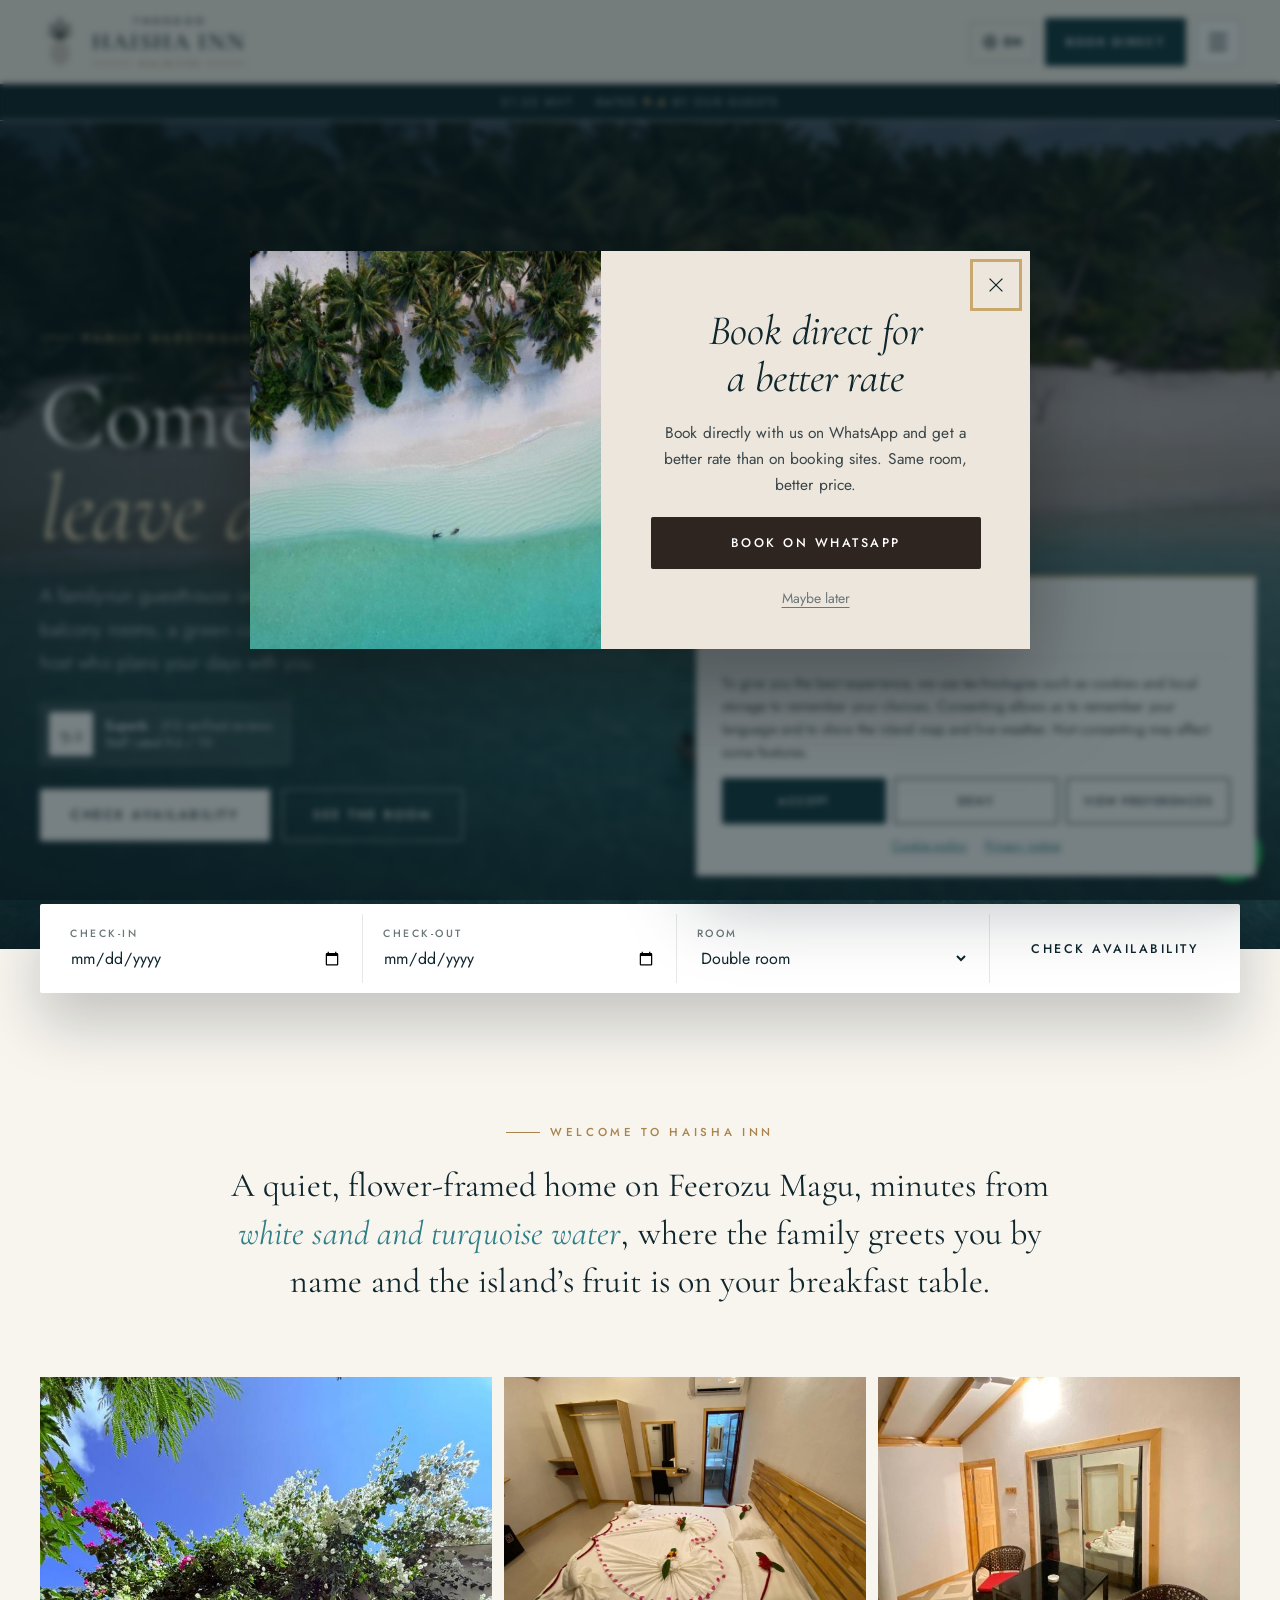
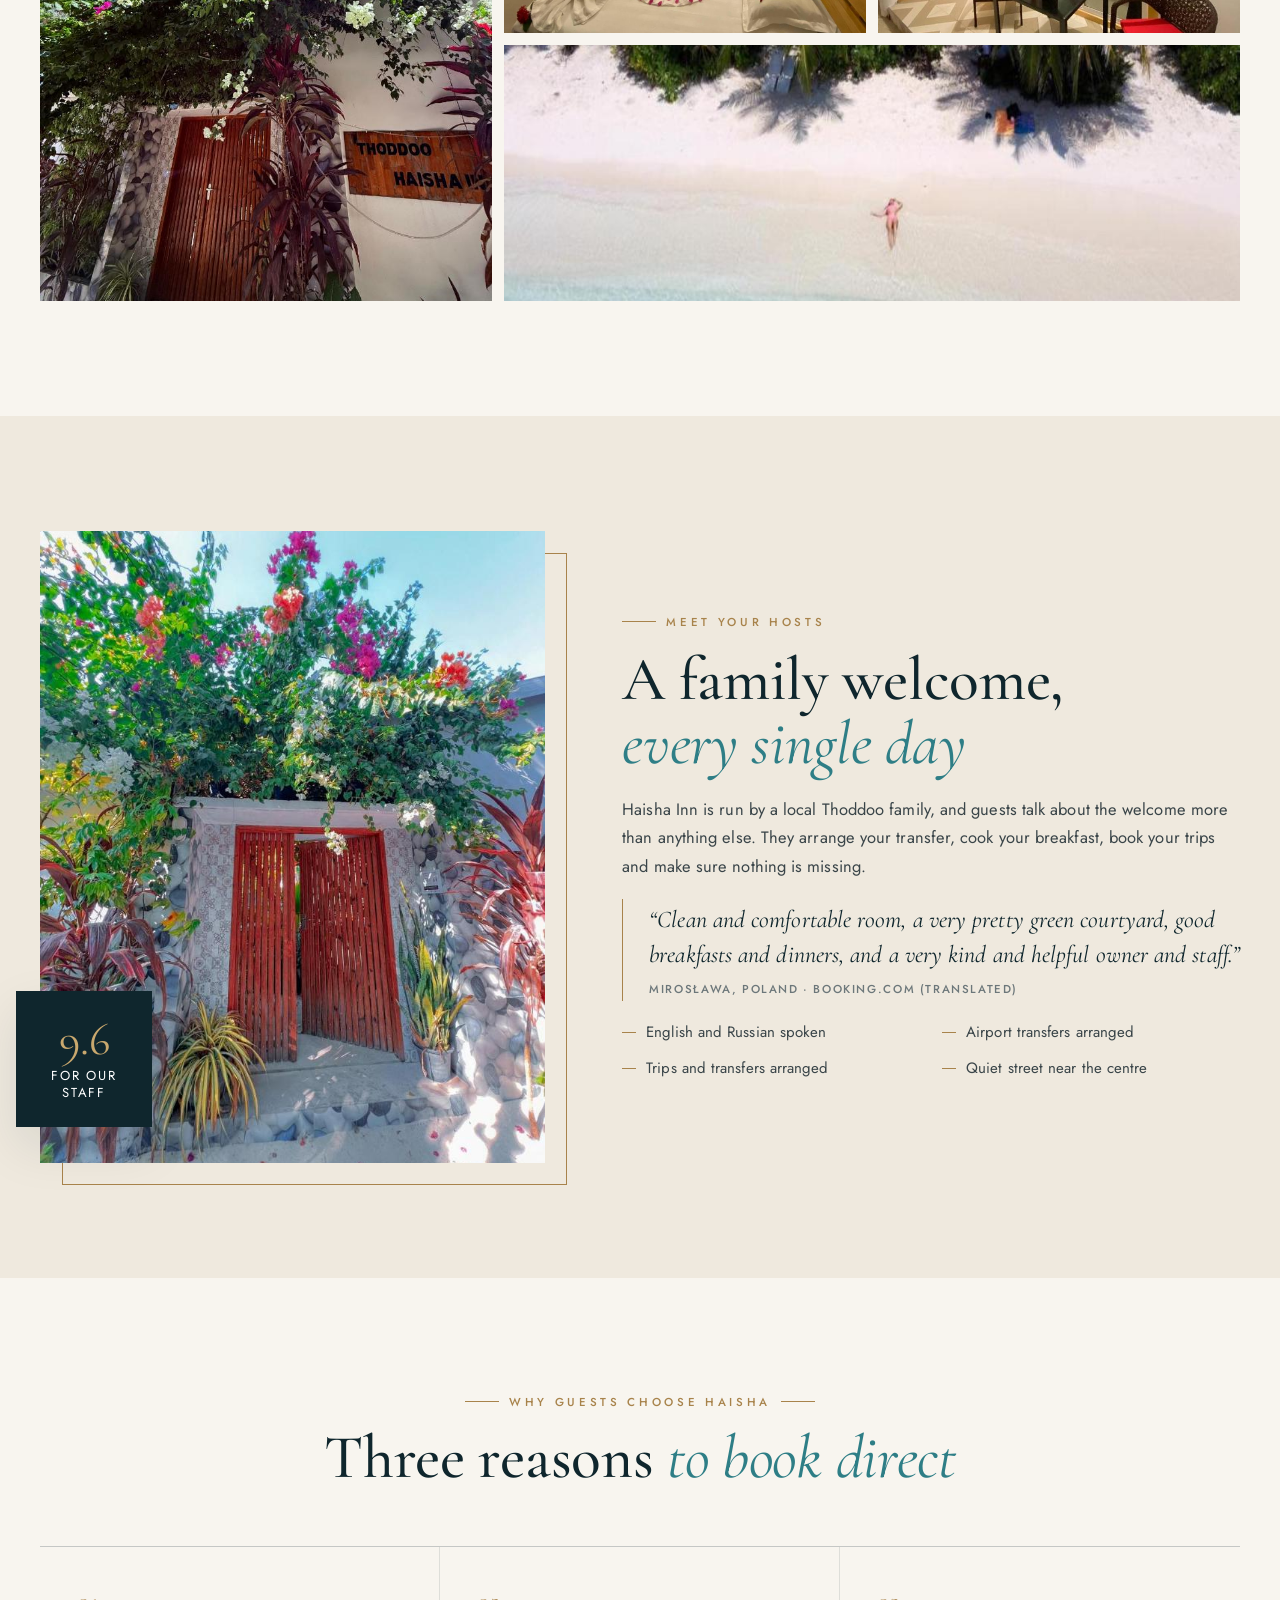
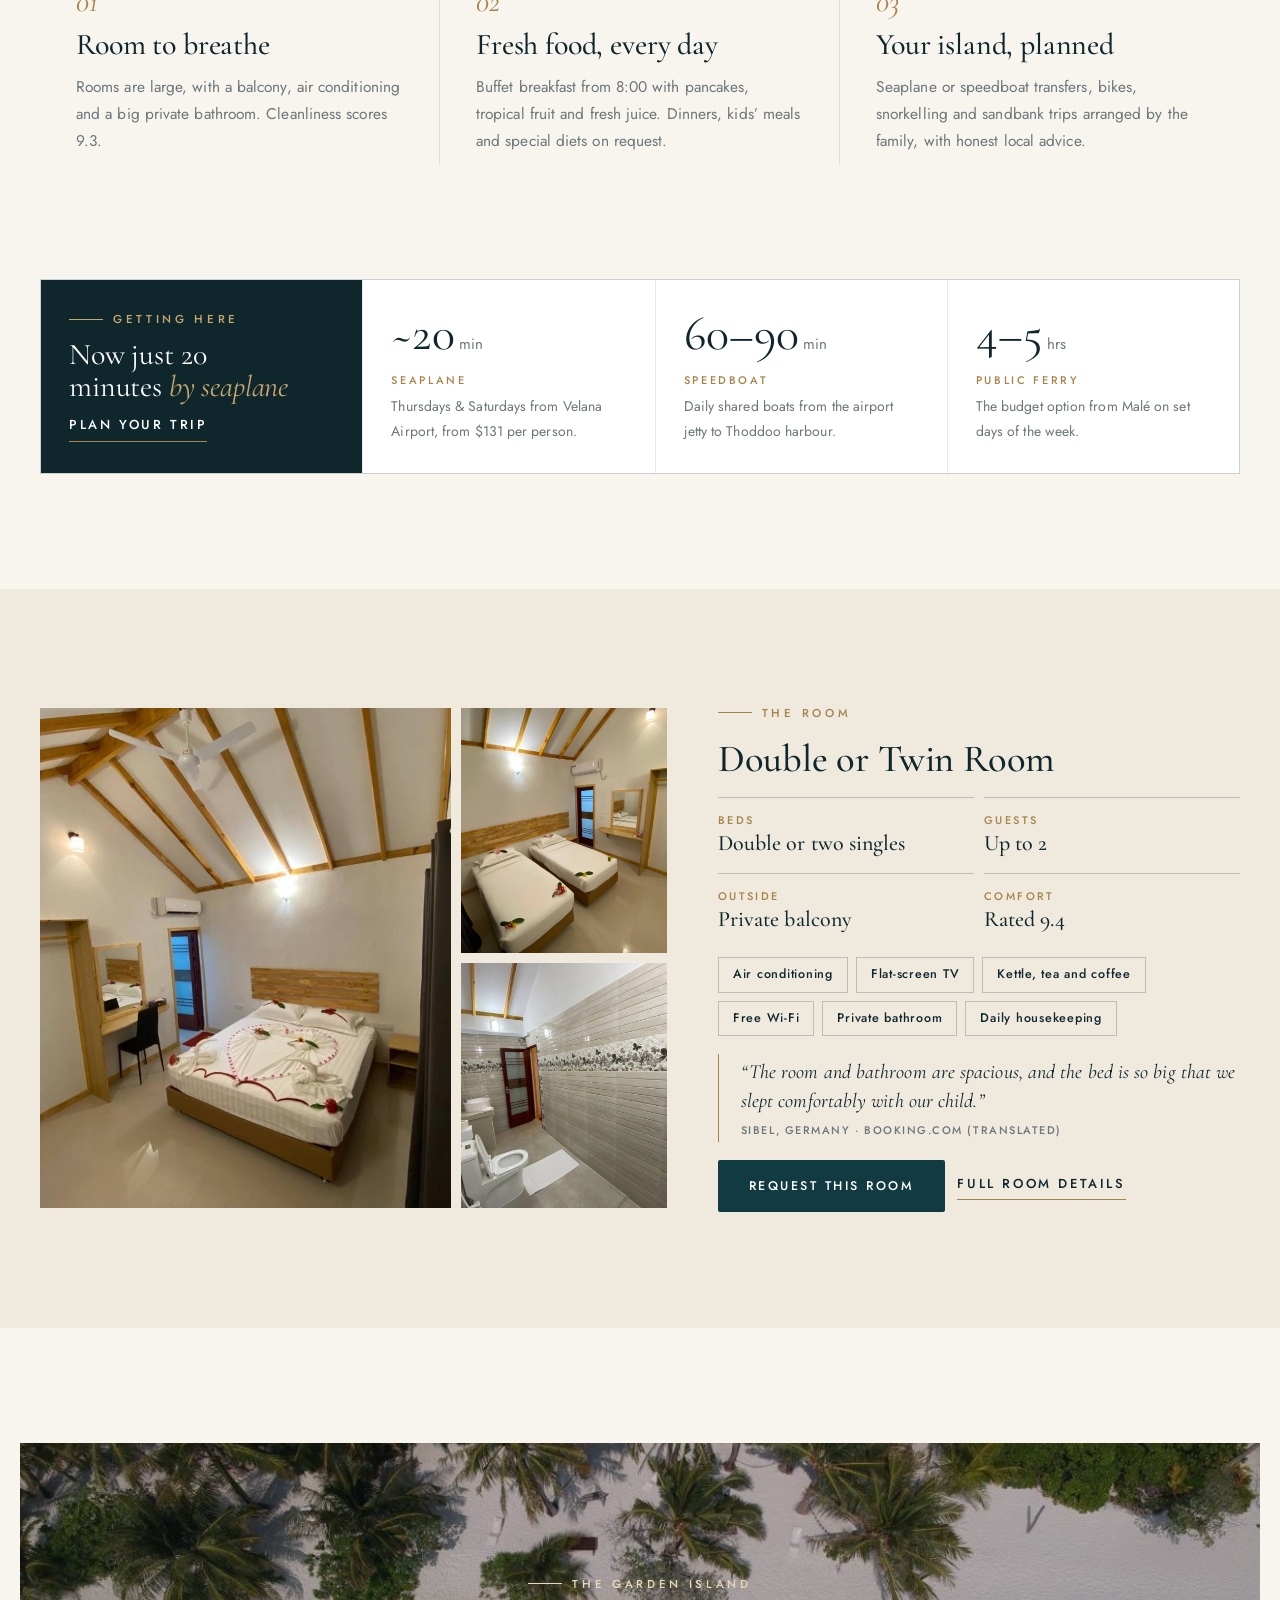
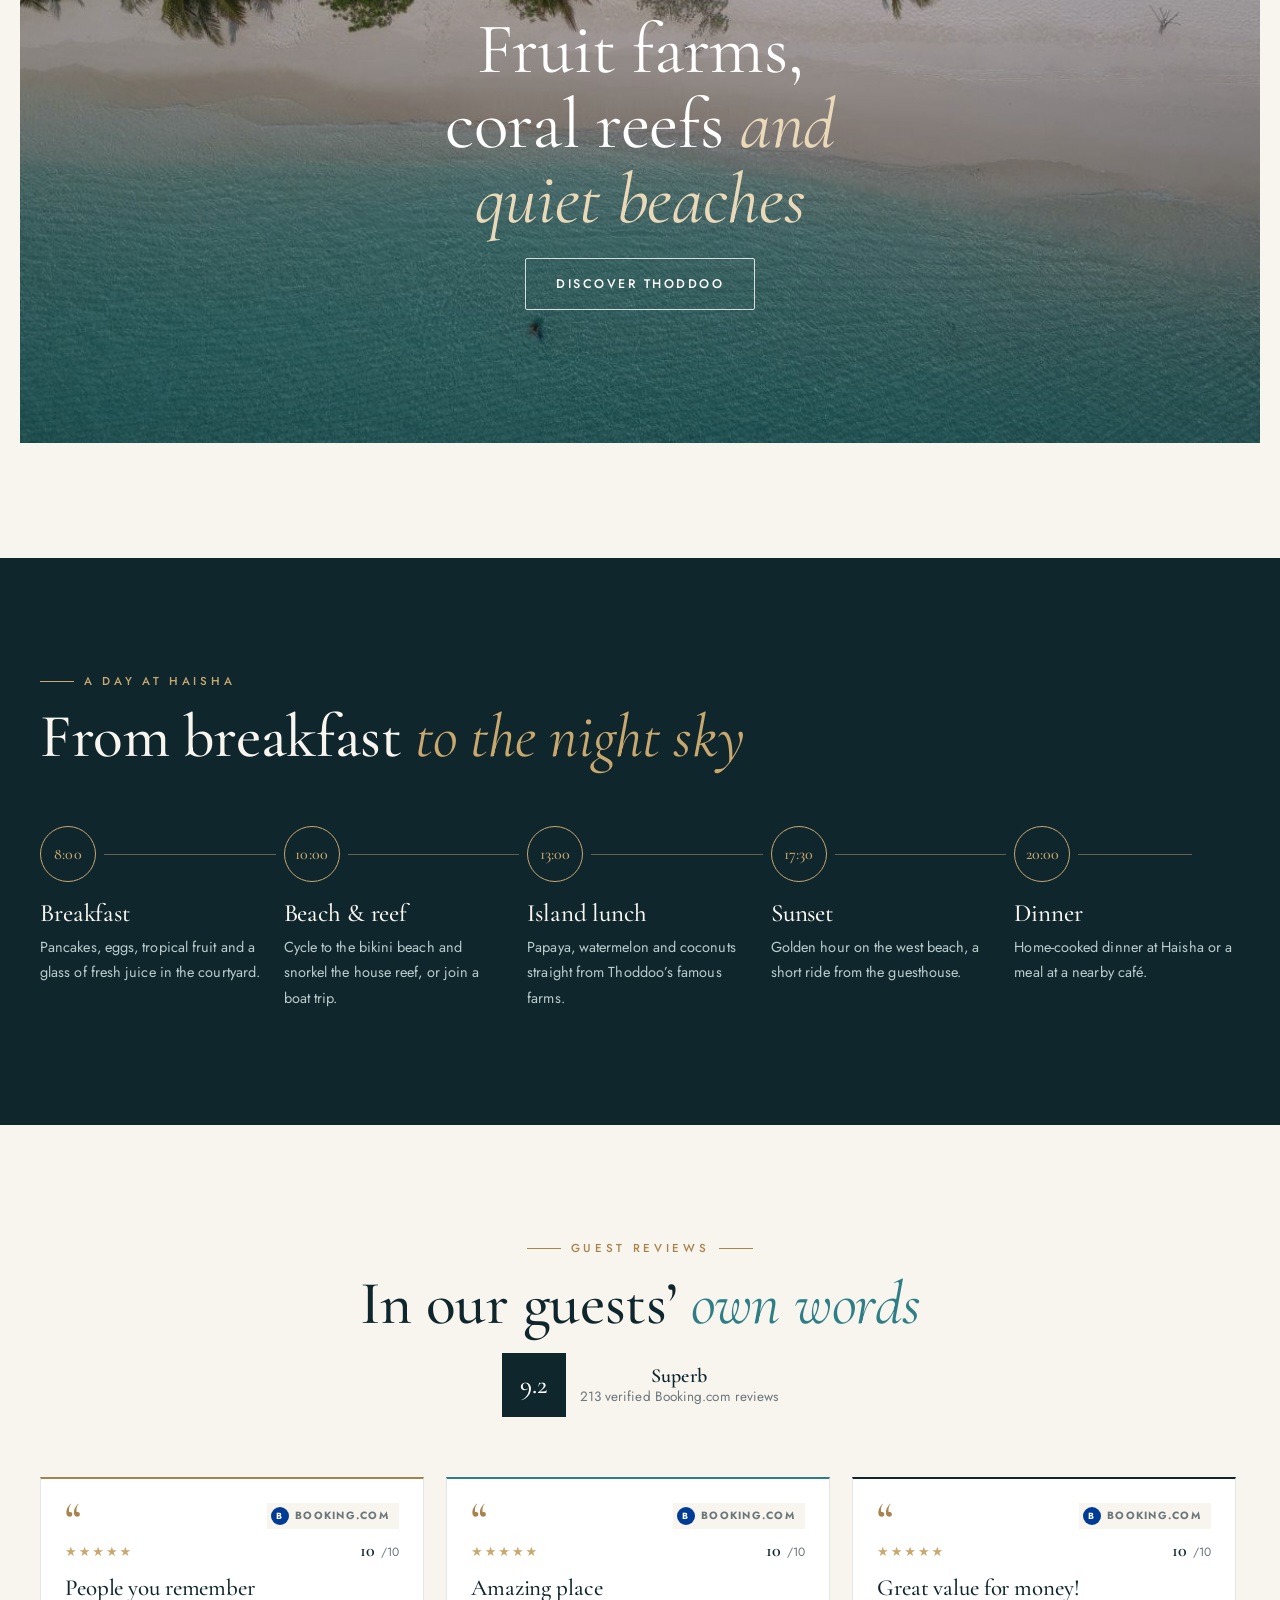
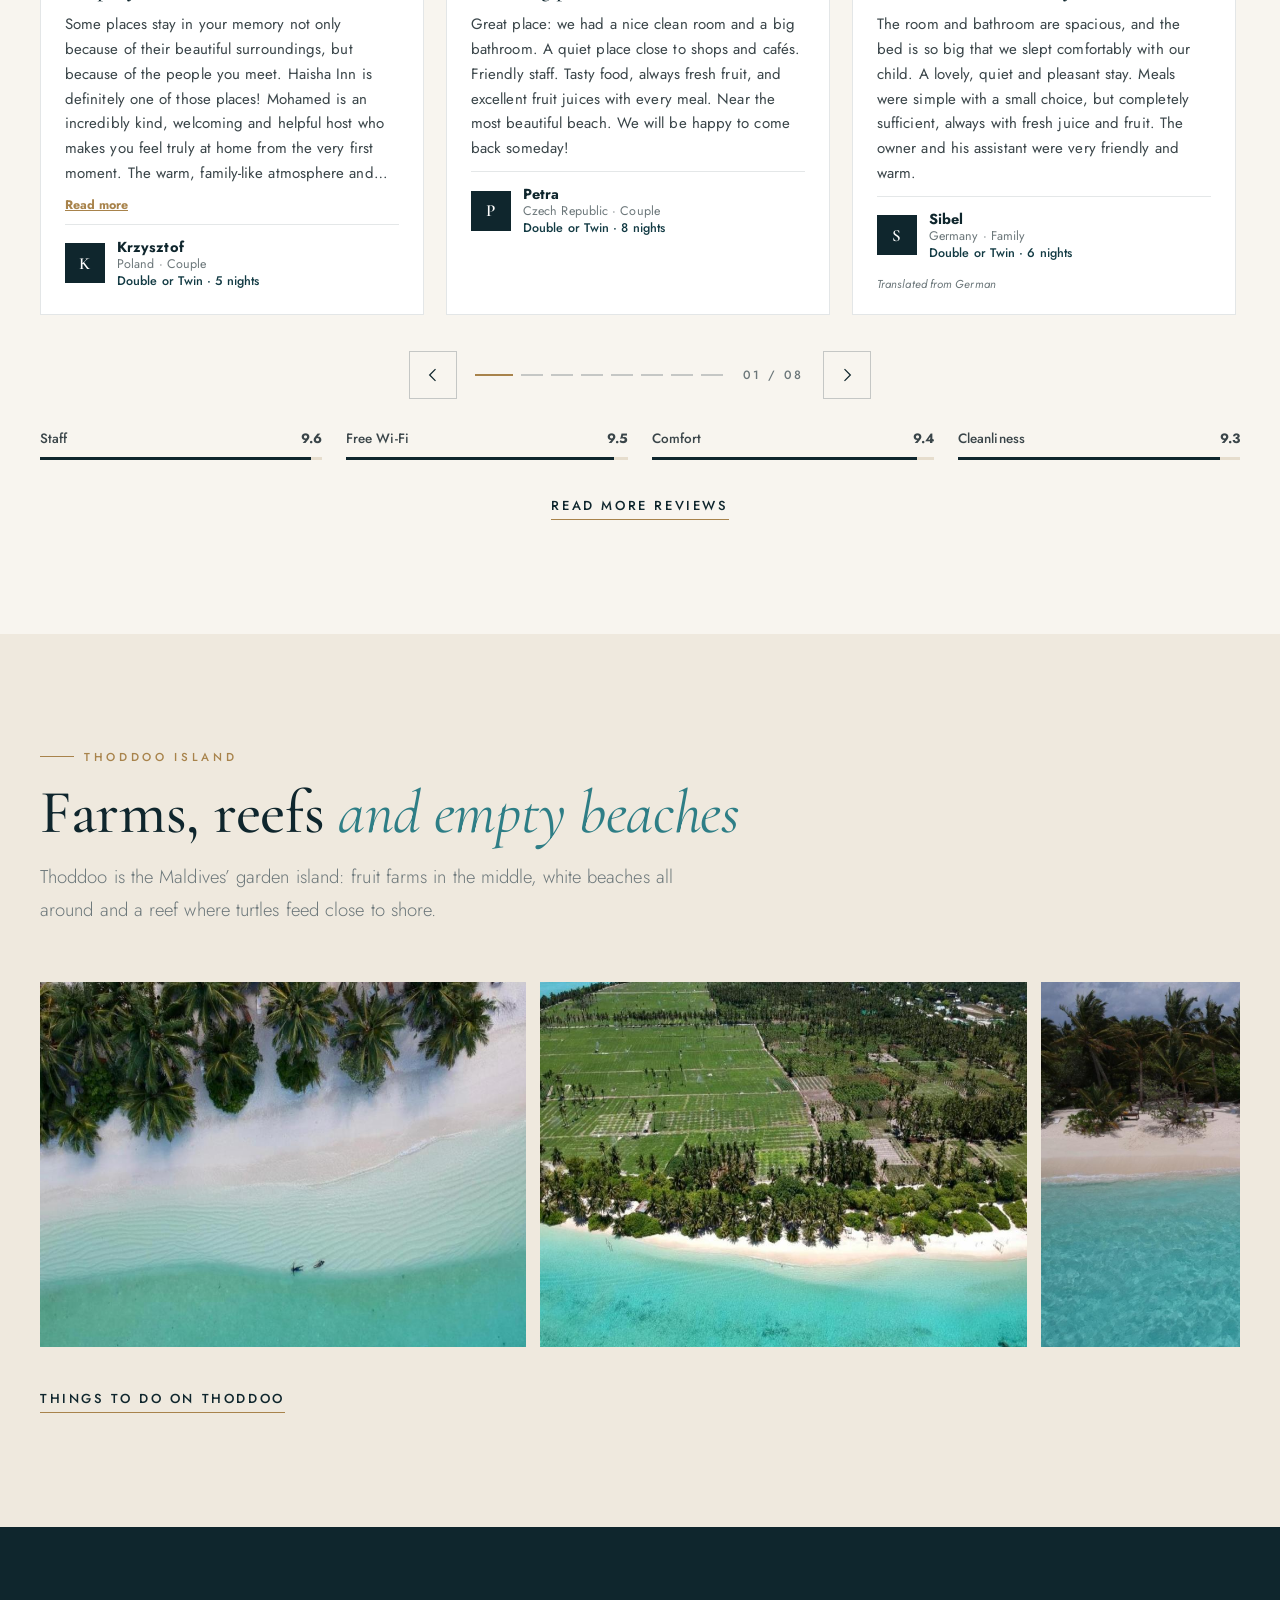
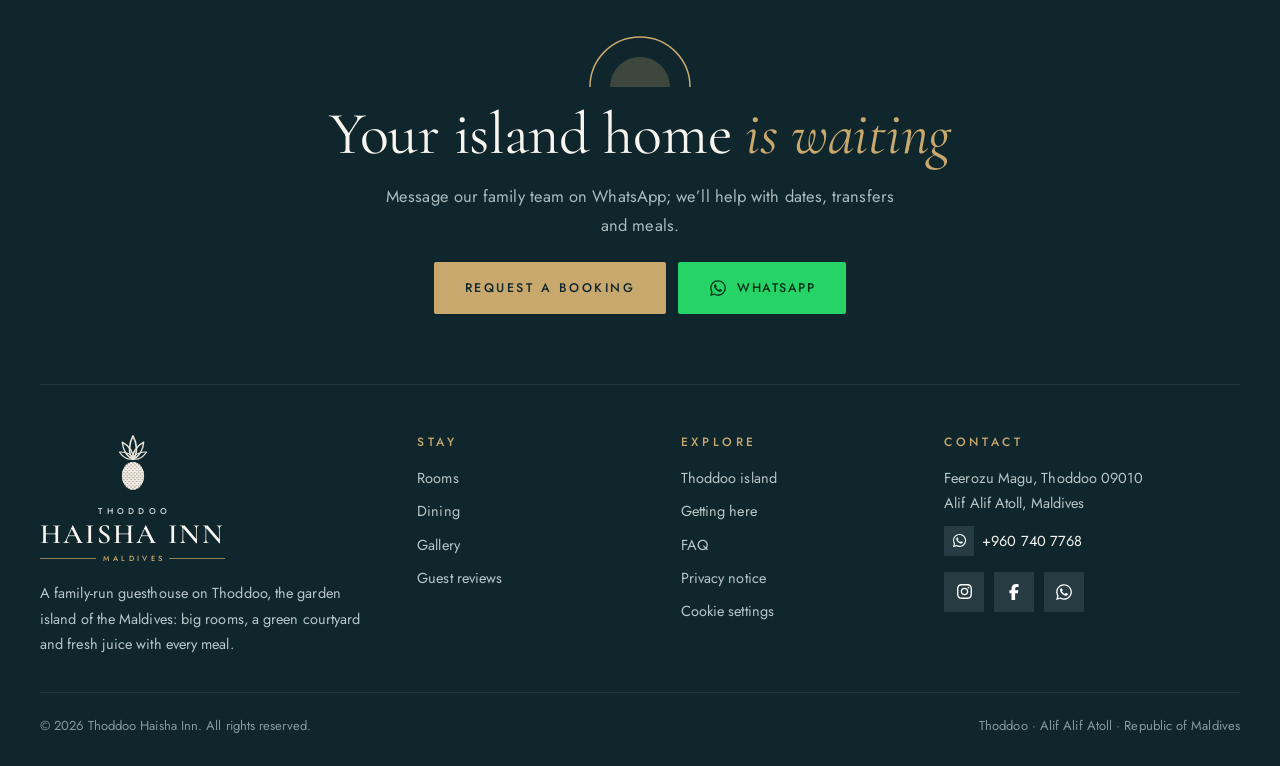
<file: index.html>
<!doctype html>
<html lang="en">
<head>
<meta charset="utf-8">
<meta name="viewport" content="width=device-width,initial-scale=1,viewport-fit=cover">
<title>Thoddoo Haisha Inn | Family-Run Guesthouse on Thoddoo Island, Maldives</title>
<meta name="description" content="Thoddoo Haisha Inn is a family-run guesthouse on Thoddoo, Maldives: spacious balcony rooms, a garden courtyard, breakfast with fresh juice and seaplane or speedboat transfers. Rated 9.2 by 213 guests. Book direct.">
<meta name="keywords" content="Thoddoo Haisha Inn, Haisha Inn Thoddoo, Thoddoo guesthouse, family-run guesthouse Maldives, where to stay in Thoddoo, Thoddoo island Maldives, Alif Alif Atoll, budget guesthouse Thoddoo, seaplane to Thoddoo, how to get to Thoddoo, Thoddoo speedboat, Thoddoo bikini beach, North Ari Atoll guesthouse">
<meta name="theme-color" content="#0F262D">
<meta property="og:type" content="website">
<meta property="og:site_name" content="Thoddoo Haisha Inn">
<meta property="og:title" content="Thoddoo Haisha Inn | Family-Run Guesthouse on Thoddoo Island, Maldives">
<meta property="og:description" content="Thoddoo Haisha Inn is a family-run guesthouse on Thoddoo, Maldives: spacious balcony rooms, a garden courtyard, breakfast with fresh juice and seaplane or speedboat transfers. Rated 9.2 by 213 guests. Book direct.">
<meta property="og:image" content="https://haishainnthoddoo.com/assets/p14.jpg">
<meta name="twitter:card" content="summary_large_image">
<meta name="robots" content="index,follow,max-image-preview:large">
<link rel="canonical" href="https://haishainnthoddoo.com/">
<meta property="og:url" content="https://haishainnthoddoo.com/">
<meta property="og:locale" content="en_GB">
<meta name="twitter:title" content="Thoddoo Haisha Inn | Family-Run Guesthouse on Thoddoo Island, Maldives">
<meta name="twitter:description" content="Thoddoo Haisha Inn is a family-run guesthouse on Thoddoo, Maldives: spacious balcony rooms, a garden courtyard, breakfast with fresh juice and seaplane or speedboat transfers. Rated 9.2 by 213 guests. Book direct.">
<meta name="twitter:image" content="https://haishainnthoddoo.com/assets/p14.jpg">
<meta name="geo.region" content="MV-02">
<meta name="geo.placename" content="Thoddoo, Alif Alif Atoll, Maldives">
<meta name="geo.position" content="4.436254;72.962651">
<meta name="ICBM" content="4.436254, 72.962651">
<link rel="icon" type="image/svg+xml" href="logo-mark.svg">
<link rel="preconnect" href="https://fonts.googleapis.com">
<link rel="preconnect" href="https://fonts.gstatic.com" crossorigin>
<link rel="stylesheet" href="https://fonts.googleapis.com/css2?family=Cormorant+Garamond:ital,wght@0,400;0,500;0,600;1,400;1,500&family=Jost:wght@300;400;500;600;700&display=swap">
<link rel="stylesheet" href="style.css">
<script type="application/ld+json">
{"@context":"https://schema.org","@graph":[{"@type":"Hotel","name":"Thoddoo Haisha Inn","description":"Family-run guesthouse on Thoddoo island, Alif Alif Atoll, Maldives, with spacious balcony rooms, a green courtyard, buffet breakfast with fresh juice, seaplane and speedboat transfers arranged, bike rental and a short walk to the bikini beach.","address":{"@type":"PostalAddress","streetAddress":"Feerozu Magu","addressLocality":"Thoddoo","postalCode":"09010","addressRegion":"Alif Alif Atoll","addressCountry":"MV"},"geo":{"@type":"GeoCoordinates","latitude":4.436254,"longitude":72.962651},"checkinTime":"08:30","checkoutTime":"12:00","petsAllowed":false,"availableLanguage":["English","Russian"],"amenityFeature":[{"@type":"LocationFeatureSpecification","name":"Free Wi-Fi","value":true},{"@type":"LocationFeatureSpecification","name":"Air conditioning","value":true},{"@type":"LocationFeatureSpecification","name":"Garden","value":true},{"@type":"LocationFeatureSpecification","name":"Airport shuttle","value":true},{"@type":"LocationFeatureSpecification","name":"Room service","value":true},{"@type":"LocationFeatureSpecification","name":"Shared kitchen","value":true},{"@type":"LocationFeatureSpecification","name":"Private beach area","value":true}],"aggregateRating":{"@type":"AggregateRating","ratingValue":"9.2","bestRating":"10","worstRating":"1","reviewCount":"213"},"telephone":"+960 740 7768","image":["https://haishainnthoddoo.com/assets/p01.jpg","https://haishainnthoddoo.com/assets/p02.jpg","https://haishainnthoddoo.com/assets/p12.jpg","https://haishainnthoddoo.com/assets/p14.jpg","https://haishainnthoddoo.com/assets/p17.jpg"],"@id":"https://haishainnthoddoo.com/#hotel","url":"https://haishainnthoddoo.com/","alternateName":["Haisha Inn Thoddoo","Haisha Inn","Thoddoo Haisha Inn Guesthouse"],"logo":"https://haishainnthoddoo.com/logo-mark.svg","sameAs":["https://www.instagram.com/thoddoo_haisha_inn/","https://www.facebook.com/100077276923639"],"hasMap":"https://www.google.com/maps?q=4.436254,72.962651","containedInPlace":{"@type":"Place","name":"Thoddoo, Alif Alif Atoll, Maldives"}},{"@type":"WebSite","@id":"https://haishainnthoddoo.com/#website","url":"https://haishainnthoddoo.com/","name":"Thoddoo Haisha Inn","inLanguage":"en","publisher":{"@id":"https://haishainnthoddoo.com/#hotel"}},{"@type":"WebPage","@id":"https://haishainnthoddoo.com/#webpage","url":"https://haishainnthoddoo.com/","name":"Thoddoo Haisha Inn | Family-Run Guesthouse on Thoddoo Island, Maldives","description":"Thoddoo Haisha Inn is a family-run guesthouse on Thoddoo, Maldives: spacious balcony rooms, a garden courtyard, breakfast with fresh juice and seaplane or speedboat transfers. Rated 9.2 by 213 guests. Book direct.","isPartOf":{"@id":"https://haishainnthoddoo.com/#website"},"about":{"@id":"https://haishainnthoddoo.com/#hotel"},"primaryImageOfPage":"https://haishainnthoddoo.com/assets/p14.jpg","inLanguage":"en"}]}
</script>
</head>
<body data-page="home">
<svg width="0" height="0" style="position:absolute" aria-hidden="true">
  <defs><clipPath id="pn-clip"><ellipse cx="32" cy="60" rx="15.5" ry="19.5"/></clipPath></defs>
  <symbol id="logo" viewBox="0 0 64 84"><g fill="none" stroke="currentColor" stroke-width="2.3" stroke-linejoin="round"><path d="M32 37C25.5 29 25.5 16 32 4C38.5 16 38.5 29 32 37Z" transform="rotate(-64 32 36) translate(32 36) scale(0.66) translate(-32 -36)"/><path d="M32 37C25.5 29 25.5 16 32 4C38.5 16 38.5 29 32 37Z" transform="rotate(64 32 36) translate(32 36) scale(0.66) translate(-32 -36)"/><path d="M32 37C25.5 29 25.5 16 32 4C38.5 16 38.5 29 32 37Z" transform="rotate(-33 32 36) translate(32 36) scale(0.86) translate(-32 -36)"/><path d="M32 37C25.5 29 25.5 16 32 4C38.5 16 38.5 29 32 37Z" transform="rotate(33 32 36) translate(32 36) scale(0.86) translate(-32 -36)"/><path d="M32 37C25.5 29 25.5 16 32 4C38.5 16 38.5 29 32 37Z" transform="rotate(0 32 36) translate(32 36) scale(1) translate(-32 -36)"/></g><ellipse cx="32" cy="60" rx="15.5" ry="19.5" fill="#B9B0A5"/><path clip-path="url(#pn-clip)" d="M-54.4 36L-6.4 84M-6.4 36L-54.4 84M-49.2 36L-1.2 84M-1.2 36L-49.2 84M-44.0 36L4.0 84M4.0 36L-44.0 84M-38.8 36L9.2 84M9.2 36L-38.8 84M-33.6 36L14.4 84M14.4 36L-33.6 84M-28.4 36L19.6 84M19.6 36L-28.4 84M-23.2 36L24.8 84M24.8 36L-23.2 84M-18.0 36L30.0 84M30.0 36L-18.0 84M-12.8 36L35.2 84M35.2 36L-12.8 84M-7.6 36L40.4 84M40.4 36L-7.6 84M-2.4 36L45.6 84M45.6 36L-2.4 84M2.8 36L50.8 84M50.8 36L2.8 84M8.0 36L56.0 84M56.0 36L8.0 84M13.2 36L61.2 84M61.2 36L13.2 84M18.4 36L66.4 84M66.4 36L18.4 84M23.6 36L71.6 84M71.6 36L23.6 84M28.8 36L76.8 84M76.8 36L28.8 84M34.0 36L82.0 84M82.0 36L34.0 84M39.2 36L87.2 84M87.2 36L39.2 84M44.4 36L92.4 84M92.4 36L44.4 84M49.6 36L97.6 84M97.6 36L49.6 84M54.8 36L102.8 84M102.8 36L54.8 84M60.0 36L108.0 84M108.0 36L60.0 84M65.2 36L113.2 84M113.2 36L65.2 84M70.4 36L118.4 84M118.4 36L70.4 84" stroke="#F4F0E9" stroke-width="1.5" fill="none"/></symbol>
  <symbol id="i-wa" viewBox="0 0 448 512"><path fill="currentColor" d="M380.9 97.1C339 55.1 283.2 32 223.9 32c-122.4 0-222 99.6-222 222 0 39.1 10.2 77.3 29.6 111L0 480l117.7-30.9c32.4 17.7 68.9 27 106.1 27h.1c122.3 0 224.1-99.6 224.1-222 0-59.3-25.2-115-67.1-157zm-157 341.6c-33.2 0-65.7-8.9-94-25.7l-6.7-4-69.8 18.3L72 359.2l-4.4-7c-18.5-29.4-28.2-63.3-28.2-98.2 0-101.7 82.8-184.5 184.6-184.5 49.3 0 95.6 19.2 130.4 54.1 34.8 34.9 56.2 81.2 56.1 130.5 0 101.8-84.9 184.6-186.6 184.6zm101.2-138.2c-5.5-2.8-32.8-16.2-37.9-18-5.1-1.9-8.8-2.8-12.5 2.8-3.7 5.6-14.3 18-17.6 21.8-3.2 3.7-6.5 4.2-12 1.4-32.6-16.3-54-29.1-75.5-66-5.7-9.8 5.7-9.1 16.3-30.3 1.8-3.7.9-6.9-.5-9.7-1.4-2.8-12.5-30.1-17.1-41.2-4.5-10.8-9.1-9.3-12.5-9.5-3.2-.2-6.9-.2-10.6-.2-3.7 0-9.7 1.4-14.8 6.9-5.1 5.6-19.4 19-19.4 46.3 0 27.3 19.9 53.7 22.6 57.4 2.8 3.7 39.1 59.7 94.8 83.8 35.2 15.2 49 16.5 66.6 13.9 10.7-1.6 32.8-13.4 37.4-26.4 4.6-13 4.6-24.1 3.2-26.4-1.3-2.5-5-3.9-10.5-6.6z"/></symbol>
  <symbol id="i-ig" viewBox="0 0 448 512"><path fill="currentColor" d="M224.1 141c-63.6 0-114.9 51.3-114.9 114.9s51.3 114.9 114.9 114.9S339 319.5 339 255.9 287.7 141 224.1 141zm0 189.6c-41.1 0-74.7-33.5-74.7-74.7s33.5-74.7 74.7-74.7 74.7 33.5 74.7 74.7-33.6 74.7-74.7 74.7zm146.4-194.3c0 14.9-12 26.8-26.8 26.8-14.9 0-26.8-12-26.8-26.8s12-26.8 26.8-26.8 26.8 12 26.8 26.8zm76.1 27.2c-1.7-35.9-9.9-67.7-36.2-93.9-26.2-26.2-58-34.4-93.9-36.2-37-2.1-147.9-2.1-184.9 0-35.8 1.7-67.6 9.9-93.9 36.1s-34.4 58-36.2 93.9c-2.1 37-2.1 147.9 0 184.9 1.7 35.9 9.9 67.7 36.2 93.9s58 34.4 93.9 36.2c37 2.1 147.9 2.1 184.9 0 35.9-1.7 67.7-9.9 93.9-36.2 26.2-26.2 34.4-58 36.2-93.9 2.1-37 2.1-147.8 0-184.8zM398.8 388c-7.8 19.6-22.9 34.7-42.6 42.6-29.5 11.7-99.5 9-132.1 9s-102.7 2.6-132.1-9c-19.6-7.8-34.7-22.9-42.6-42.6-11.7-29.5-9-99.5-9-132.1s-2.6-102.7 9-132.1c7.8-19.6 22.9-34.7 42.6-42.6 29.5-11.7 99.5-9 132.1-9s102.7-2.6 132.1 9c19.6 7.8 34.7 22.9 42.6 42.6 11.7 29.5 9 99.5 9 132.1s2.7 102.7-9 132.1z"/></symbol>
  <symbol id="i-viber" viewBox="0 0 512 512"><path fill="currentColor" d="M444 49.9C431.3 38.2 379.9.9 265.3.4c0 0-135.1-8.1-200.9 52.3C27.8 89.3 14.9 143 13.5 209.5c-1.4 66.5-3.1 191.1 117 224.9h.1l-.1 51.6s-.8 20.9 13 25.1c16.6 5.2 26.4-10.7 42.3-27.8 8.7-9.4 20.7-23.2 29.8-33.7 82.2 6.9 145.3-8.9 152.5-11.2 16.6-5.4 110.5-17.4 125.7-142 15.8-128.6-7.6-209.8-49.8-246.5zM457.9 287c-12.9 104-89 110.6-103 115.1-6 1.9-61.5 15.7-131.2 11.2 0 0-52 62.7-68.2 79-5.3 5.3-11.1 4.8-11-5.7 0-6.9.4-85.7.4-85.7-.1 0-.1 0 0 0-101.8-28.2-95.8-134.3-94.7-189.8 1.1-55.5 11.6-101 42.6-131.6 55.7-50.5 170.4-43 170.4-43 96.9.4 143.3 29.6 154.1 39.4 35.7 30.6 53.9 103.8 40.6 211.1zm-139-80.8c.4 8.6-12.5 9.2-12.9.6-1.1-22-11.4-32.7-32.6-33.9-8.6-.5-7.8-13.4.7-12.9 27.9 1.5 43.4 17.5 44.8 46.2zm20.3 11.3c1-42.4-25.5-75.6-75.8-79.3-8.5-.6-7.6-13.5.9-12.9 58 4.2 88.9 44.1 87.8 92.5-.1 8.6-13.1 8.2-12.9-.3zm47 13.4c.1 8.6-12.9 8.7-12.9.1-.6-81.5-54.9-125.9-120.8-126.4-8.5-.1-8.5-12.9 0-12.9 73.7.5 133 51.4 133.7 139.2zM374.9 329v.2c-10.8 19-31 40-51.8 33.3l-.2-.3c-21.1-5.9-70.8-31.5-102.2-56.5-16.2-12.8-31-27.9-42.4-42.4-10.3-12.9-20.7-28.2-30.8-46.6-21.3-38.5-26-55.7-26-55.7-6.7-20.8 14.2-41 33.3-51.8h.2c9.2-4.8 18-3.2 23.9 3.9 0 0 12.4 14.8 17.7 22.1 5 6.8 11.7 17.7 15.2 23.8 6.1 10.9 2.3 22-3.7 26.6l-12 9.6c-6.1 4.9-5.3 14-5.3 14s17.8 67.3 84.3 84.3c0 0 9.1.8 14-5.3l9.6-12c4.6-6 15.7-9.8 26.6-3.7 14.7 8.3 33.4 21.2 45.8 32.9 7 5.7 8.6 14.4 3.8 23.6z"/></symbol>
  <symbol id="i-fb" viewBox="0 0 320 512"><path fill="currentColor" d="M80 299.3V512H196V299.3h86.5l18-97.8H196V166.9c0-51.7 20.3-71.5 72.7-71.5c16.3 0 29.4 .4 37 1.2V7.9C291.4 4 256.4 0 236.2 0C129.3 0 80 50.5 80 159.4v42.1H14v97.8H80z"/></symbol>
  <symbol id="i-mail" viewBox="0 0 24 24"><g fill="none" stroke="currentColor" stroke-width="1.5" stroke-linecap="round" stroke-linejoin="round"><rect x="3" y="5" width="18" height="14" rx="2"/><path d="M3 7l9 6 9-6"/></g></symbol>
  <symbol id="i-pin" viewBox="0 0 24 24"><g fill="none" stroke="currentColor" stroke-width="1.5" stroke-linejoin="round"><path d="M12 21s-7-6.2-7-11.5A7 7 0 0 1 19 9.5C19 14.8 12 21 12 21z"/><circle cx="12" cy="9.5" r="2.5"/></g></symbol>
  <symbol id="i-phone" viewBox="0 0 24 24"><path fill="none" stroke="currentColor" stroke-width="1.5" stroke-linejoin="round" d="M5 4h4l2 5-2.5 1.5a11 11 0 0 0 5 5L15 13l5 2v4a2 2 0 0 1-2 2A16 16 0 0 1 3 6a2 2 0 0 1 2-2"/></symbol>
  <symbol id="i-clock" viewBox="0 0 24 24"><g fill="none" stroke="currentColor" stroke-width="1.5" stroke-linecap="round"><circle cx="12" cy="12" r="9"/><path d="M12 7v5l3 2"/></g></symbol>
  <symbol id="u-star" viewBox="0 0 24 24"><path fill="none" stroke="currentColor" stroke-width="1.4" stroke-linejoin="round" d="M12 3l2.7 5.6 6.1.9-4.4 4.3 1 6.1L12 17l-5.4 2.9 1-6.1-4.4-4.3 6.1-.9z"/></symbol>
  <symbol id="u-bal" viewBox="0 0 24 24"><g fill="none" stroke="currentColor" stroke-width="1.4" stroke-linecap="round"><path d="M5 3h14v9H5zM12 3v9M3 12h18M5 12v9M9.5 12v9M14.5 12v9M19 12v9M3 21h18"/></g></symbol>
  <symbol id="u-walk" viewBox="0 0 24 24"><g fill="none" stroke="currentColor" stroke-width="1.4" stroke-linecap="round" stroke-linejoin="round"><circle cx="13" cy="4" r="1.8"/><path d="M10 21l2-6 3 3v3M9 11l3-3 3 3 2 1M12 8l-1 7M7 13l2-2"/><path d="M2 21c2 0 2-1 4-1"/></g></symbol>
  <symbol id="u-fam" viewBox="0 0 24 24"><g fill="none" stroke="currentColor" stroke-width="1.4" stroke-linecap="round"><circle cx="7" cy="6" r="2.2"/><circle cx="17" cy="6" r="2.2"/><circle cx="12" cy="12" r="1.7"/><path d="M3 20v-5a4 4 0 0 1 8 0M13 15a4 4 0 0 1 8 0v5M9.5 20v-2.5a2.5 2.5 0 0 1 5 0V20"/></g></symbol>
  <symbol id="u-bike" viewBox="0 0 24 24"><g fill="none" stroke="currentColor" stroke-width="1.4" stroke-linecap="round" stroke-linejoin="round"><circle cx="5.5" cy="16" r="3.5"/><circle cx="18.5" cy="16" r="3.5"/><path d="M5.5 16l4-7h6.5l2.5 7M9.5 9L12 16h1.5L16 9M8 6.5h3M15 6h2.5"/></g></symbol>
  <symbol id="u-boat" viewBox="0 0 24 24"><g fill="none" stroke="currentColor" stroke-width="1.4" stroke-linecap="round" stroke-linejoin="round"><path d="M3 14h18l-2.5 4.5H5.5z"/><path d="M6 14V9h8l3 5M9 9V6.5M2 21c1.5 0 1.5-1 3-1s1.5 1 3 1 1.5-1 3-1 1.5 1 3 1 1.5-1 3-1 1.5 1 3 1"/></g></symbol>
  <symbol id="u-food" viewBox="0 0 24 24"><g fill="none" stroke="currentColor" stroke-width="1.4" stroke-linecap="round" stroke-linejoin="round"><path d="M4 3v7a2 2 0 0 0 4 0V3M6 10v11M16 3c-2 0-3 2.5-3 6s1 4 3 4v8M16 3v18"/></g></symbol>
  <symbol id="u-wifi" viewBox="0 0 24 24"><g fill="none" stroke="currentColor" stroke-width="1.4" stroke-linecap="round"><path d="M2.5 9a14 14 0 0 1 19 0M5.5 12.5a9.5 9.5 0 0 1 13 0M8.5 16a5 5 0 0 1 7 0"/><circle cx="12" cy="19.2" r="1" fill="currentColor"/></g></symbol>
  <symbol id="u-snow" viewBox="0 0 24 24"><g fill="none" stroke="currentColor" stroke-width="1.4" stroke-linecap="round"><path d="M12 2v20M4.5 6.5l15 11M19.5 6.5l-15 11M9 3.5l3 2.5 3-2.5M9 20.5l3-2.5 3 2.5"/></g></symbol>
  <symbol id="u-desk" viewBox="0 0 24 24"><g fill="none" stroke="currentColor" stroke-width="1.4" stroke-linecap="round"><path d="M3 18h18M5 18a7 7 0 0 1 14 0M12 9V7M10 7h4"/></g></symbol>
  <symbol id="u-bell" viewBox="0 0 24 24"><g fill="none" stroke="currentColor" stroke-width="1.4" stroke-linecap="round"><path d="M3 17h18M4.5 17a7.5 7.5 0 0 1 15 0M12 9.5V8M7 20h10"/></g></symbol>
  <symbol id="u-leaf" viewBox="0 0 24 24"><g fill="none" stroke="currentColor" stroke-width="1.4" stroke-linecap="round" stroke-linejoin="round"><path d="M5 19c0-8 5-14 15-15-1 10-7 15-15 15zM5 19l8-8"/></g></symbol>
  <symbol id="u-wash" viewBox="0 0 24 24"><g fill="none" stroke="currentColor" stroke-width="1.4"><rect x="4" y="3" width="16" height="18" rx="2"/><circle cx="12" cy="13" r="4.5"/><path d="M7 6.5h2"/></g></symbol>
  <symbol id="u-cash" viewBox="0 0 24 24"><g fill="none" stroke="currentColor" stroke-width="1.4"><rect x="2.5" y="6" width="19" height="12" rx="2"/><circle cx="12" cy="12" r="2.8"/></g></symbol>
  <symbol id="u-lang" viewBox="0 0 24 24"><g fill="none" stroke="currentColor" stroke-width="1.4"><circle cx="12" cy="12" r="9"/><path d="M3 12h18M12 3c2.5 2.6 3.8 5.6 3.8 9s-1.3 6.4-3.8 9c-2.5-2.6-3.8-5.6-3.8-9S9.5 5.6 12 3z"/></g></symbol>
  <symbol id="u-nosmoke" viewBox="0 0 24 24"><g fill="none" stroke="currentColor" stroke-width="1.4" stroke-linecap="round"><circle cx="12" cy="12" r="9"/><path d="M5.6 5.6l12.8 12.8M7 13h7M16 13h1"/></g></symbol>
</svg>

<a class="skip" href="#main">Skip to content</a>
<div class="progress" aria-hidden="true"><i></i></div>

<header class="site-h">
  <div class="wrap">
    <a class="logo" href="index.html" aria-label="Thoddoo Haisha Inn, Maldives, home"><svg class="logo-svg" aria-hidden="true"><use href="#logo"/></svg><span class="logo-t"><small class="l1">THODDOO</small><b>HAISHA INN</b><small class="l2">MALDIVES</small></span></a>
    <nav class="nav nav-m" id="nav" aria-label="Main">
      <a href="index.html" data-p="home">Home</a><a href="rooms.html" data-p="rooms">Rooms</a><a href="dining.html" data-p="dining">Dining</a><a href="experiences.html" data-p="experiences">Thoddoo</a><a href="reviews.html" data-p="reviews">Reviews</a><a href="plan.html" data-p="plan">Plan Your Trip</a><a href="gallery.html" data-p="gallery">Gallery</a><a href="contact.html" data-p="contact">Contact Us</a>
    </nav>
    <a class="btn btn-sun hdr-cta" href="contact.html#book">Book direct</a>
    <button class="burger" type="button" aria-label="Menu" aria-expanded="false" aria-controls="nav"><i></i><i></i><i></i></button>
  </div>
  <div class="sunbar"><span id="mvt"></span><span id="wx" hidden></span><span>Rated <b>9.6</b> by our guests</span></div>
</header>

<main id="main" tabindex="-1">
<section class="hero">
  <div class="hero-bg" aria-hidden="true"><img src="assets/p14.jpg" alt="" fetchpriority="high"></div>
  <div class="wrap">
    <div class="hero-copy rv">
      <span class="eyebrow">Family guesthouse · Thoddoo, Maldives</span>
      <h1>Come as a guest, <em>leave as family</em></h1>
      <p class="lead">A family-run guesthouse on the garden island of the Maldives: bright balcony rooms, a green courtyard, fresh juice with every meal and a host who plans your days with you.</p>
      <span class="score-chip"><b>9.2</b><span><strong>Superb</strong> · 213 verified reviews<br>Staff rated 9.6 / 10</span></span>
      <div class="row"><a class="btn btn-sun" href="contact.html#book">Check availability</a><a class="btn btn-ghost" href="rooms.html">See the room</a></div>
    </div>
    <div class="bbar rv">
      <form id="bookBar" aria-label="Check availability">
        <label><span>Check-in</span><input type="date" id="bIn" required></label>
        <label><span>Check-out</span><input type="date" id="bOut" required></label>
        <label><span>Room</span><select id="bRoom"><option value="Double room">Double room</option><option value="Twin room">Twin room</option></select></label>
        <button class="btn btn-sun" type="submit">Check availability</button>
      </form>
      <ul class="perks"><li>Best rate when you book direct</li><li>Airport transfer arranged</li><li>Breakfast with fresh juice</li></ul>
    </div>
  </div>
</section>

<section class="band">
  <div class="wrap">
    <div class="intro rv">
      <span class="eyebrow">Welcome to Haisha Inn</span>
      <p class="big">A quiet, flower-framed home on Feerozu Magu, minutes from <em>white sand and turquoise water</em>, where the family greets you by name and the island’s fruit is on your breakfast table.</p>
    </div>
    <div class="mosaic rv">
      <figure><img src="assets/p01.jpg" alt="Entrance of Thoddoo Haisha Inn under pink bougainvillea, with the guesthouse name sign" loading="lazy"><figcaption>The entrance</figcaption></figure>
      <figure><img src="assets/p12.jpg" alt="Double bed decorated with towel art and red flowers" loading="lazy"><figcaption>Your room</figcaption></figure>
      <figure><img src="assets/p11.jpg" alt="Room sitting area with two chairs and a glass table" loading="lazy"><figcaption>Balcony sitting area</figcaption></figure>
      <figure><img src="assets/p18.jpg" alt="Palm-lined white beach and shallow lagoon seen from above" loading="lazy"><figcaption>Thoddoo beach</figcaption></figure>
    </div>
  </div>
</section>

<section class="band mist">
  <div class="wrap host">
    <div class="host-photo rv">
      <img src="assets/p09.jpg" alt="Red wooden door framed by flowers at Haisha Inn" loading="lazy" style="object-position:50% 70%">
      <div class="stamp"><b>9.6</b>for our staff</div>
    </div>
    <div class="host-copy rv">
      <span class="eyebrow">Meet your hosts</span>
      <h2 class="h2">A family welcome, <em>every single day</em></h2>
      <p>Haisha Inn is run by a local Thoddoo family, and guests talk about the welcome more than anything else. They arrange your transfer, cook your breakfast, book your trips and make sure nothing is missing.</p>
      <blockquote>“Clean and comfortable room, a very pretty green courtyard, good breakfasts and dinners, and a very kind and helpful owner and staff.”<cite>Mirosława, Poland · Booking.com (translated)</cite></blockquote>
      <ul class="ticks"><li>English and Russian spoken</li><li>Airport transfers arranged</li><li>Trips and transfers arranged</li><li>Quiet street near the centre</li></ul>
    </div>
  </div>
</section>

<section class="band">
  <div class="wrap">
    <div class="head center rv"><span class="eyebrow">Why guests choose Haisha</span><h2 class="h2">Three reasons <em>to book direct</em></h2></div>
    <div class="reasons">
      <article class="reason rv"><b>01</b><h3>Room to breathe</h3><p>Rooms are large, with a balcony, air conditioning and a big private bathroom. Cleanliness scores 9.3.</p></article>
      <article class="reason rv"><b>02</b><h3>Fresh food, every day</h3><p>Buffet breakfast from 8:00 with pancakes, tropical fruit and fresh juice. Dinners, kids’ meals and special diets on request.</p></article>
      <article class="reason rv"><b>03</b><h3>Your island, planned</h3><p>Seaplane or speedboat transfers, bikes, snorkelling and sandbank trips arranged by the family, with honest local advice.</p></article>
    </div>
  </div>
</section>

<section class="band" style="padding-top:0">
  <div class="wrap">
    <div class="reach rv">
      <div><span class="eyebrow">Getting here</span><h3>Now just 20 minutes <em>by seaplane</em></h3><a class="link" href="plan.html">Plan your trip</a></div>
      <div><b>~20<small>min</small></b><h4>Seaplane</h4><p>Thursdays &amp; Saturdays from Velana Airport, from $131 per person.</p></div>
      <div><b>60–90<small>min</small></b><h4>Speedboat</h4><p>Daily shared boats from the airport jetty to Thoddoo harbour.</p></div>
      <div><b>4–5<small>hrs</small></b><h4>Public ferry</h4><p>The budget option from Malé on set days of the week.</p></div>
    </div>
  </div>
</section>

<section class="band mist">
  <div class="wrap room-feature">
    <div class="room-strip rv" data-lb="room">
      <button type="button"><img src="assets/p02.jpg" alt="Double room with wooden beams and soft light" loading="lazy"></button>
      <button type="button"><img src="assets/p05.jpg" alt="Twin beds set up for two friends" loading="lazy"></button>
      <button type="button"><img src="assets/p03.jpg" alt="Large private bathroom" loading="lazy"></button>
    </div>
    <div class="room-info rv">
      <span class="eyebrow">The room</span>
      <h3>Double or Twin Room</h3>
      <div class="spec"><div><small>Beds</small><b>Double or two singles</b></div><div><small>Guests</small><b>Up to 2</b></div><div><small>Outside</small><b>Private balcony</b></div><div><small>Comfort</small><b>Rated 9.4</b></div></div>
      <ul class="feat"><li>Air conditioning</li><li>Flat-screen TV</li><li>Kettle, tea and coffee</li><li>Free Wi-Fi</li><li>Private bathroom</li><li>Daily housekeeping</li></ul>
      <p class="rq">“The room and bathroom are spacious, and the bed is so big that we slept comfortably with our child.”<cite>Sibel, Germany · Booking.com (translated)</cite></p>
      <div class="row" style="display:flex;gap:12px;flex-wrap:wrap"><a class="btn btn-sun" href="contact.html?room=Double%20room#book">Request this room</a><a class="link" href="rooms.html" style="align-self:center">Full room details</a></div>
    </div>
  </div>
</section>

<section class="pbreak">
  <img src="assets/p17.jpg" alt="Palm trees, white sand and turquoise lagoon on Thoddoo seen from above" loading="lazy">
  <div class="wrap rv">
    <span class="eyebrow">The garden island</span>
    <h2>Fruit farms, coral reefs <em>and quiet beaches</em></h2>
    <a class="btn" href="experiences.html">Discover Thoddoo</a>
  </div>
</section>

<section class="band teal">
  <div class="wrap">
    <div class="head rv"><span class="eyebrow">A day at Haisha</span><h2 class="h2">From breakfast <em>to the night sky</em></h2></div>
    <ol class="day">
      <li class="rv"><time>8:00</time><h3>Breakfast</h3><p>Pancakes, eggs, tropical fruit and a glass of fresh juice in the courtyard.</p></li>
      <li class="rv"><time>10:00</time><h3>Beach & reef</h3><p>Cycle to the bikini beach and snorkel the house reef, or join a boat trip.</p></li>
      <li class="rv"><time>13:00</time><h3>Island lunch</h3><p>Papaya, watermelon and coconuts straight from Thoddoo’s famous farms.</p></li>
      <li class="rv"><time>17:30</time><h3>Sunset</h3><p>Golden hour on the west beach, a short ride from the guesthouse.</p></li>
      <li class="rv"><time>20:00</time><h3>Dinner</h3><p>Home-cooked dinner at Haisha or a meal at a nearby café.</p></li>
    </ol>
  </div>
</section>

<section class="band">
  <div class="wrap">
    <div class="head center rv">
      <span class="eyebrow">Guest reviews</span>
      <h2 class="h2">In our guests’ <em>own words</em></h2>
      <span class="tm-sum"><b>9.2</b><span><strong>Superb</strong>213 verified Booking.com reviews</span></span>
    </div>
    <div class="tm-wrap rv"><div class="tm-track" id="tmTrack"></div><div class="tm-nav"><button type="button" class="tm-arrow" id="tmPrev" aria-label="Previous reviews"><svg width="20" height="20" viewBox="0 0 24 24" fill="none" stroke="currentColor" stroke-width="1.5" aria-hidden="true"><path d="M15 5l-7 7 7 7"/></svg></button><div class="tm-dots" id="tmDots"></div><span class="tm-count" id="tmCount"></span><button type="button" class="tm-arrow" id="tmNext" aria-label="Next reviews"><svg width="20" height="20" viewBox="0 0 24 24" fill="none" stroke="currentColor" stroke-width="1.5" aria-hidden="true"><path d="M9 5l7 7-7 7"/></svg></button></div></div>
    <div class="bars rv">
      <div class="bar"><div><span>Staff</span><b>9.6</b></div><i style="--w:96%"></i></div>
      <div class="bar"><div><span>Free Wi-Fi</span><b>9.5</b></div><i style="--w:95%"></i></div>
      <div class="bar"><div><span>Comfort</span><b>9.4</b></div><i style="--w:94%"></i></div>
      <div class="bar"><div><span>Cleanliness</span><b>9.3</b></div><i style="--w:93%"></i></div>
    </div>
    <p style="text-align:center;margin-top:30px"><a class="link" href="reviews.html">Read more reviews</a></p>
  </div>
</section>

<section class="band mist">
  <div class="wrap">
    <div class="head rv"><span class="eyebrow">Thoddoo island</span><h2 class="h2">Farms, reefs <em>and empty beaches</em></h2><p class="lead">Thoddoo is the Maldives’ garden island: fruit farms in the middle, white beaches all around and a reef where turtles feed close to shore.</p></div>
    <div class="film rv" data-lb="island">
      <button type="button"><img src="assets/p13.jpg" alt="Drone view of Thoddoo beach and turquoise lagoon" loading="lazy"></button>
      <button type="button"><img src="assets/p07.jpg" alt="Aerial view of Thoddoo farms and coastline" loading="lazy"></button>
      <button type="button"><img src="assets/p14.jpg" alt="Clear water over the Thoddoo reef" loading="lazy"></button>
      <button type="button"><img src="assets/p04.jpg" alt="Couple walking on a Thoddoo beach" loading="lazy"></button>
      <button type="button"><img src="assets/p16.jpg" alt="White sand and lagoon seen from above" loading="lazy"></button>
      <button type="button"><img src="assets/p17.jpg" alt="Reef edge and deep blue ocean" loading="lazy"></button>
    </div>
    <p style="margin-top:24px"><a class="link" href="experiences.html">Things to do on Thoddoo</a></p>
  </div>
</section>

</main>

<footer class="site-f">
  <div class="wrap">
    <div class="f-cta">
      <svg class="f-sun" viewBox="0 0 120 60" aria-hidden="true"><path d="M10 60a50 50 0 0 1 100 0" fill="none" stroke="currentColor" stroke-width="1.5"/><path d="M30 60a30 30 0 0 1 60 0" fill="currentColor" opacity=".25"/></svg>
      <h2>Your island home <em>is waiting</em></h2>
      <p>Message our family team on WhatsApp; we’ll help with dates, transfers and meals.</p>
      <div class="row"><a class="btn btn-sun" href="contact.html#book">Request a booking</a><a class="btn btn-wa" data-link="whatsapp" href="contact.html" target="_blank" rel="noopener"><svg width="18" height="18" aria-hidden="true"><use href="#i-wa"/></svg>WhatsApp</a></div>
    </div>
    <div class="ft">
      <div>
        <a class="logo ft-logo" href="index.html" aria-label="Thoddoo Haisha Inn, Maldives, home"><svg class="logo-svg" aria-hidden="true"><use href="#logo"/></svg><span class="logo-t"><small class="l1">THODDOO</small><b>HAISHA INN</b><small class="l2">MALDIVES</small></span></a>
        <p>A family-run guesthouse on Thoddoo, the garden island of the Maldives: big rooms, a green courtyard and fresh juice with every meal.</p>
      </div>
      <div>
        <h4>Stay</h4>
        <nav aria-label="Stay"><a href="rooms.html">Rooms</a><a href="dining.html">Dining</a><a href="gallery.html">Gallery</a><a href="reviews.html">Guest reviews</a></nav>
      </div>
      <div>
        <h4>Explore</h4>
        <nav aria-label="Explore"><a href="experiences.html">Thoddoo island</a><a href="plan.html">Getting here</a><a href="plan.html#faq">FAQ</a><a href="privacy.html">Privacy notice</a><a href="privacy.html#cookies" data-cookie-settings>Cookie settings</a></nav>
      </div>
      <div>
        <h4>Contact</h4>
        <address class="ft-contact">
          <span>Feerozu Magu, Thoddoo 09010<br>Alif Alif Atoll, Maldives</span>
          <span class="fc-line"><a class="fc-ico" data-link="whatsapp" href="contact.html" target="_blank" rel="noopener" aria-label="WhatsApp"><svg width="15" height="15" aria-hidden="true"><use href="#i-wa"/></svg></a><a class="fc-txt" data-link="phone" data-text="phone" href="contact.html"></a></span>
          <span class="fc-line"><a class="fc-ico" data-link="email" href="contact.html" aria-label="Email"><svg width="15" height="15" aria-hidden="true"><use href="#i-mail"/></svg></a><a class="fc-txt" data-link="email" data-text="email" href="contact.html"></a></span>
        </address>
        <div class="social" aria-label="Follow us">
          <a data-link="instagram" href="contact.html" target="_blank" rel="noopener" aria-label="Instagram"><svg width="17" height="17" aria-hidden="true"><use href="#i-ig"/></svg></a>
          <a data-link="facebook" href="contact.html" target="_blank" rel="noopener" aria-label="Facebook"><svg width="16" height="16" aria-hidden="true"><use href="#i-fb"/></svg></a>
          <a data-link="viber" href="contact.html" aria-label="Viber"><svg width="18" height="18" aria-hidden="true"><use href="#i-viber"/></svg></a>
          <a data-link="whatsapp" href="contact.html" target="_blank" rel="noopener" aria-label="WhatsApp"><svg width="18" height="18" aria-hidden="true"><use href="#i-wa"/></svg></a>
        </div>
      </div>
    </div>
    <div class="fb"><span>© <span data-year>2026</span> <span>Thoddoo Haisha Inn. All rights reserved.</span></span><span>Thoddoo · Alif Alif Atoll · Republic of Maldives</span></div>
  </div>
</footer>

<div class="mbar" role="region" aria-label="Quick booking">
  <a class="btn btn-sun" href="contact.html#book">Check availability</a>
  <a class="btn btn-wa" data-link="whatsapp" href="contact.html" target="_blank" rel="noopener" aria-label="WhatsApp us"><svg width="20" height="20" aria-hidden="true"><use href="#i-wa"/></svg></a>
</div>
<a class="fab" data-link="whatsapp" href="contact.html" target="_blank" rel="noopener" aria-label="Chat with us on WhatsApp"><svg width="28" height="28" aria-hidden="true"><use href="#i-wa"/></svg></a>
<script src="i18n.js"></script>
<script src="site.js"></script>
</body>
</html>
</file>
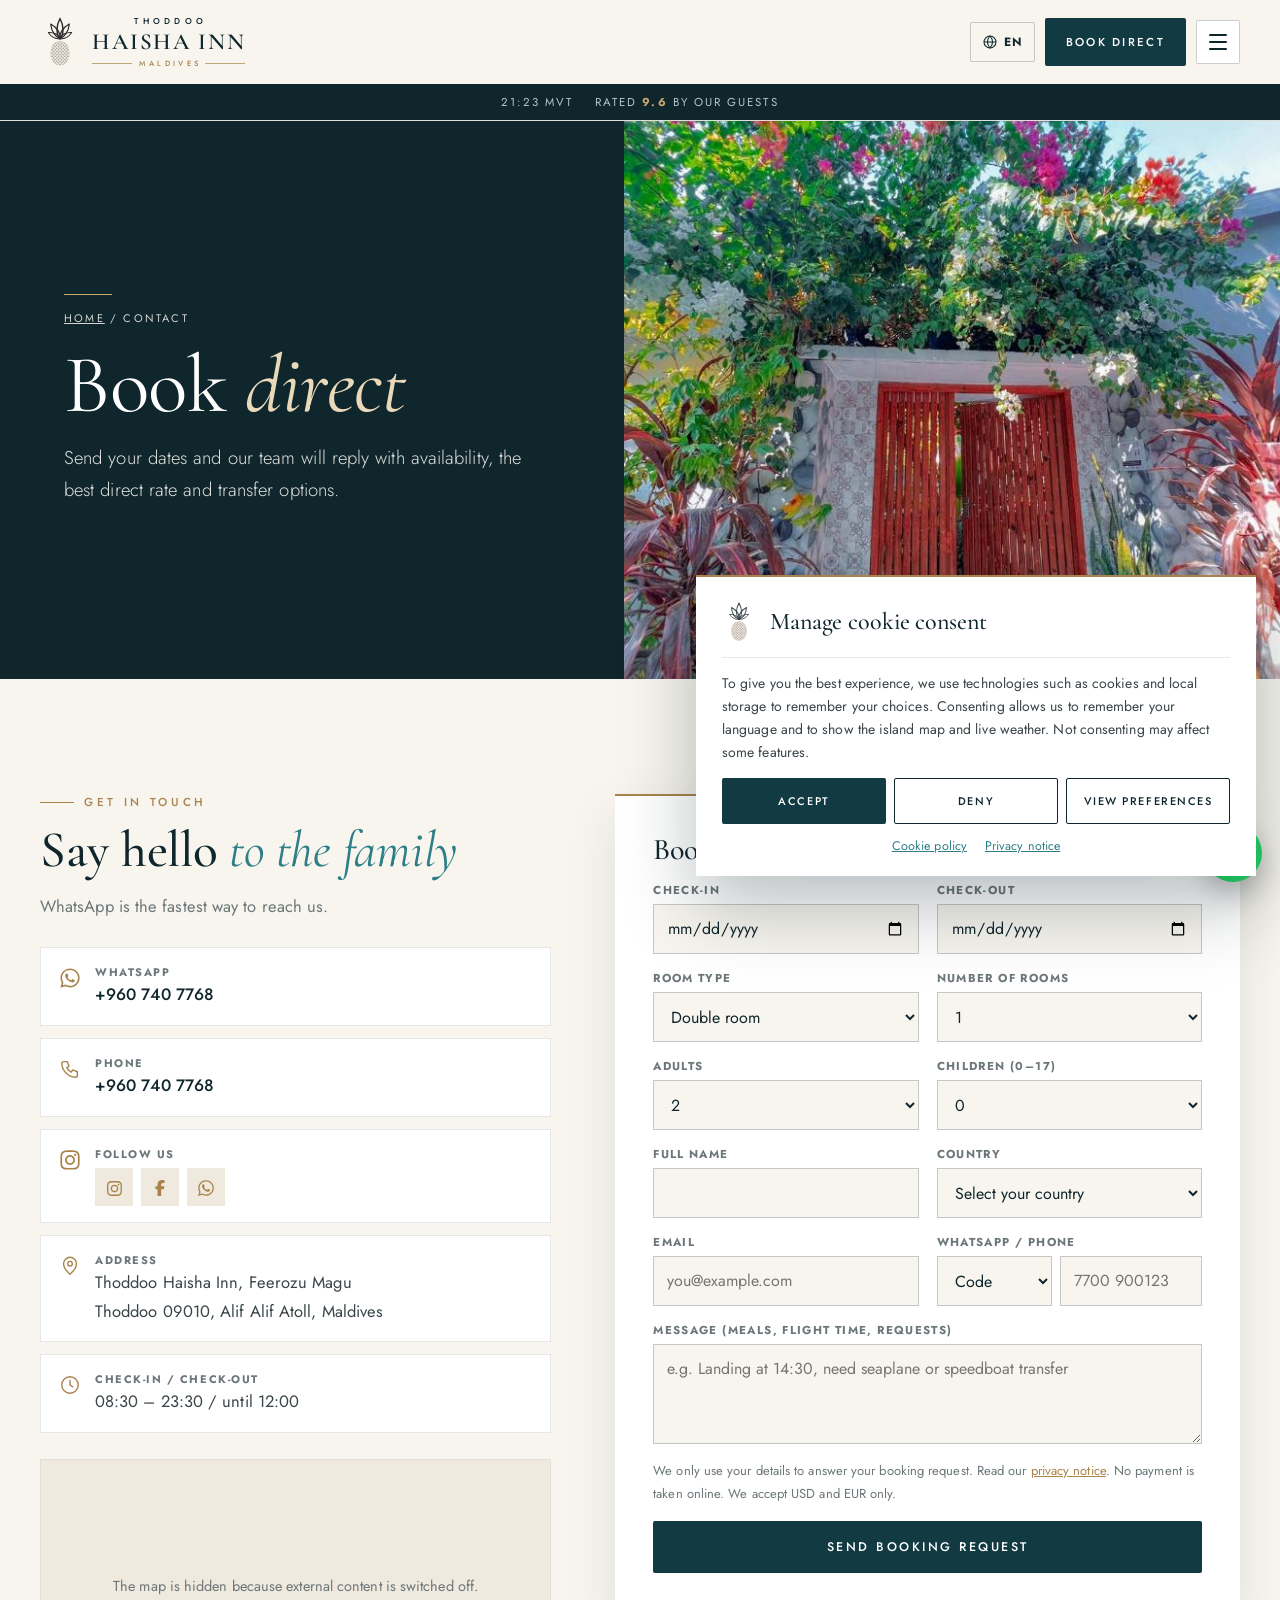
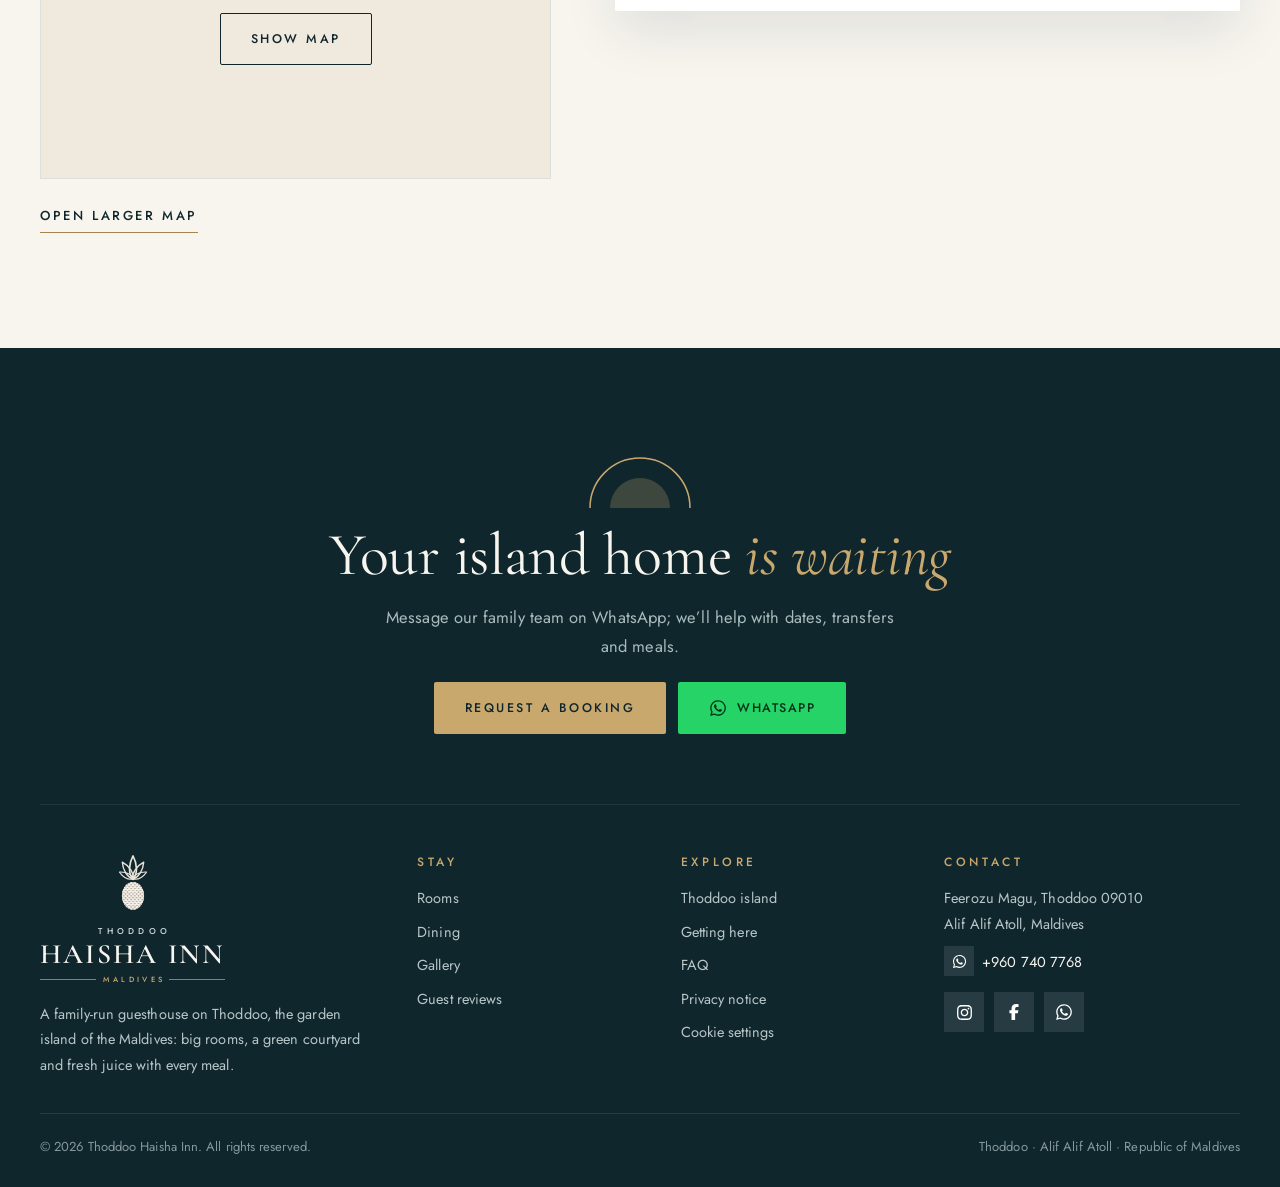
<file: contact.html>
<!doctype html>
<html lang="en">
<head>
<meta charset="utf-8">
<meta name="viewport" content="width=device-width,initial-scale=1,viewport-fit=cover">
<title>Contact &amp; Book Direct | Thoddoo Haisha Inn, Maldives</title>
<meta name="description" content="Book Thoddoo Haisha Inn direct: send your dates by form or WhatsApp (+960 740 7768). Feerozu Magu, Thoddoo 09010, Alif Alif Atoll, Maldives.">
<meta name="keywords" content="Thoddoo Haisha Inn, Haisha Inn Thoddoo, Thoddoo guesthouse, family-run guesthouse Maldives, where to stay in Thoddoo, Thoddoo island Maldives, Alif Alif Atoll, budget guesthouse Thoddoo, seaplane to Thoddoo, how to get to Thoddoo, Thoddoo speedboat, Thoddoo bikini beach, North Ari Atoll guesthouse">
<meta name="theme-color" content="#0F262D">
<meta property="og:type" content="website">
<meta property="og:site_name" content="Thoddoo Haisha Inn">
<meta property="og:title" content="Contact &amp; Book Direct | Thoddoo Haisha Inn, Maldives">
<meta property="og:description" content="Book Thoddoo Haisha Inn direct: send your dates by form or WhatsApp (+960 740 7768). Feerozu Magu, Thoddoo 09010, Alif Alif Atoll, Maldives.">
<meta property="og:image" content="https://haishainnthoddoo.com/assets/p09.jpg">
<meta name="twitter:card" content="summary_large_image">
<meta name="robots" content="index,follow,max-image-preview:large">
<link rel="canonical" href="https://haishainnthoddoo.com/contact.html">
<meta property="og:url" content="https://haishainnthoddoo.com/contact.html">
<meta property="og:locale" content="en_GB">
<meta name="twitter:title" content="Contact &amp; Book Direct | Thoddoo Haisha Inn, Maldives">
<meta name="twitter:description" content="Book Thoddoo Haisha Inn direct: send your dates by form or WhatsApp (+960 740 7768). Feerozu Magu, Thoddoo 09010, Alif Alif Atoll, Maldives.">
<meta name="twitter:image" content="https://haishainnthoddoo.com/assets/p09.jpg">
<meta name="geo.region" content="MV-02">
<meta name="geo.placename" content="Thoddoo, Alif Alif Atoll, Maldives">
<meta name="geo.position" content="4.436254;72.962651">
<meta name="ICBM" content="4.436254, 72.962651">
<link rel="icon" type="image/svg+xml" href="logo-mark.svg">
<link rel="preconnect" href="https://fonts.googleapis.com">
<link rel="preconnect" href="https://fonts.gstatic.com" crossorigin>
<link rel="stylesheet" href="https://fonts.googleapis.com/css2?family=Cormorant+Garamond:ital,wght@0,400;0,500;0,600;1,400;1,500&family=Jost:wght@300;400;500;600;700&display=swap">
<link rel="stylesheet" href="style.css">
<script type="application/ld+json">
{"@context":"https://schema.org","@graph":[{"@type":"Hotel","name":"Thoddoo Haisha Inn","description":"Family-run guesthouse on Thoddoo island, Alif Alif Atoll, Maldives, with spacious balcony rooms, a green courtyard, buffet breakfast with fresh juice, seaplane and speedboat transfers arranged, bike rental and a short walk to the bikini beach.","address":{"@type":"PostalAddress","streetAddress":"Feerozu Magu","addressLocality":"Thoddoo","postalCode":"09010","addressRegion":"Alif Alif Atoll","addressCountry":"MV"},"geo":{"@type":"GeoCoordinates","latitude":4.436254,"longitude":72.962651},"checkinTime":"08:30","checkoutTime":"12:00","petsAllowed":false,"availableLanguage":["English","Russian"],"amenityFeature":[{"@type":"LocationFeatureSpecification","name":"Free Wi-Fi","value":true},{"@type":"LocationFeatureSpecification","name":"Air conditioning","value":true},{"@type":"LocationFeatureSpecification","name":"Garden","value":true},{"@type":"LocationFeatureSpecification","name":"Airport shuttle","value":true},{"@type":"LocationFeatureSpecification","name":"Room service","value":true},{"@type":"LocationFeatureSpecification","name":"Shared kitchen","value":true},{"@type":"LocationFeatureSpecification","name":"Private beach area","value":true}],"aggregateRating":{"@type":"AggregateRating","ratingValue":"9.2","bestRating":"10","worstRating":"1","reviewCount":"213"},"telephone":"+960 740 7768","image":["https://haishainnthoddoo.com/assets/p01.jpg","https://haishainnthoddoo.com/assets/p02.jpg","https://haishainnthoddoo.com/assets/p12.jpg","https://haishainnthoddoo.com/assets/p14.jpg","https://haishainnthoddoo.com/assets/p17.jpg"],"@id":"https://haishainnthoddoo.com/#hotel","url":"https://haishainnthoddoo.com/","alternateName":["Haisha Inn Thoddoo","Haisha Inn","Thoddoo Haisha Inn Guesthouse"],"logo":"https://haishainnthoddoo.com/logo-mark.svg","sameAs":["https://www.instagram.com/thoddoo_haisha_inn/","https://www.facebook.com/100077276923639"],"hasMap":"https://www.google.com/maps?q=4.436254,72.962651","containedInPlace":{"@type":"Place","name":"Thoddoo, Alif Alif Atoll, Maldives"}},{"@type":"WebSite","@id":"https://haishainnthoddoo.com/#website","url":"https://haishainnthoddoo.com/","name":"Thoddoo Haisha Inn","inLanguage":"en","publisher":{"@id":"https://haishainnthoddoo.com/#hotel"}},{"@type":"WebPage","@id":"https://haishainnthoddoo.com/contact.html#webpage","url":"https://haishainnthoddoo.com/contact.html","name":"Contact & Book Direct | Thoddoo Haisha Inn, Maldives","description":"Book Thoddoo Haisha Inn direct: send your dates by form or WhatsApp (+960 740 7768). Feerozu Magu, Thoddoo 09010, Alif Alif Atoll, Maldives.","isPartOf":{"@id":"https://haishainnthoddoo.com/#website"},"about":{"@id":"https://haishainnthoddoo.com/#hotel"},"primaryImageOfPage":"https://haishainnthoddoo.com/assets/p09.jpg","inLanguage":"en"},{"@type":"BreadcrumbList","itemListElement":[{"@type":"ListItem","position":1,"name":"Home","item":"https://haishainnthoddoo.com/"},{"@type":"ListItem","position":2,"name":"Contact us","item":"https://haishainnthoddoo.com/contact.html"}]}]}
</script>
</head>
<body data-page="contact">
<svg width="0" height="0" style="position:absolute" aria-hidden="true">
  <defs><clipPath id="pn-clip"><ellipse cx="32" cy="60" rx="15.5" ry="19.5"/></clipPath></defs>
  <symbol id="logo" viewBox="0 0 64 84"><g fill="none" stroke="currentColor" stroke-width="2.3" stroke-linejoin="round"><path d="M32 37C25.5 29 25.5 16 32 4C38.5 16 38.5 29 32 37Z" transform="rotate(-64 32 36) translate(32 36) scale(0.66) translate(-32 -36)"/><path d="M32 37C25.5 29 25.5 16 32 4C38.5 16 38.5 29 32 37Z" transform="rotate(64 32 36) translate(32 36) scale(0.66) translate(-32 -36)"/><path d="M32 37C25.5 29 25.5 16 32 4C38.5 16 38.5 29 32 37Z" transform="rotate(-33 32 36) translate(32 36) scale(0.86) translate(-32 -36)"/><path d="M32 37C25.5 29 25.5 16 32 4C38.5 16 38.5 29 32 37Z" transform="rotate(33 32 36) translate(32 36) scale(0.86) translate(-32 -36)"/><path d="M32 37C25.5 29 25.5 16 32 4C38.5 16 38.5 29 32 37Z" transform="rotate(0 32 36) translate(32 36) scale(1) translate(-32 -36)"/></g><ellipse cx="32" cy="60" rx="15.5" ry="19.5" fill="#B9B0A5"/><path clip-path="url(#pn-clip)" d="M-54.4 36L-6.4 84M-6.4 36L-54.4 84M-49.2 36L-1.2 84M-1.2 36L-49.2 84M-44.0 36L4.0 84M4.0 36L-44.0 84M-38.8 36L9.2 84M9.2 36L-38.8 84M-33.6 36L14.4 84M14.4 36L-33.6 84M-28.4 36L19.6 84M19.6 36L-28.4 84M-23.2 36L24.8 84M24.8 36L-23.2 84M-18.0 36L30.0 84M30.0 36L-18.0 84M-12.8 36L35.2 84M35.2 36L-12.8 84M-7.6 36L40.4 84M40.4 36L-7.6 84M-2.4 36L45.6 84M45.6 36L-2.4 84M2.8 36L50.8 84M50.8 36L2.8 84M8.0 36L56.0 84M56.0 36L8.0 84M13.2 36L61.2 84M61.2 36L13.2 84M18.4 36L66.4 84M66.4 36L18.4 84M23.6 36L71.6 84M71.6 36L23.6 84M28.8 36L76.8 84M76.8 36L28.8 84M34.0 36L82.0 84M82.0 36L34.0 84M39.2 36L87.2 84M87.2 36L39.2 84M44.4 36L92.4 84M92.4 36L44.4 84M49.6 36L97.6 84M97.6 36L49.6 84M54.8 36L102.8 84M102.8 36L54.8 84M60.0 36L108.0 84M108.0 36L60.0 84M65.2 36L113.2 84M113.2 36L65.2 84M70.4 36L118.4 84M118.4 36L70.4 84" stroke="#F4F0E9" stroke-width="1.5" fill="none"/></symbol>
  <symbol id="i-wa" viewBox="0 0 448 512"><path fill="currentColor" d="M380.9 97.1C339 55.1 283.2 32 223.9 32c-122.4 0-222 99.6-222 222 0 39.1 10.2 77.3 29.6 111L0 480l117.7-30.9c32.4 17.7 68.9 27 106.1 27h.1c122.3 0 224.1-99.6 224.1-222 0-59.3-25.2-115-67.1-157zm-157 341.6c-33.2 0-65.7-8.9-94-25.7l-6.7-4-69.8 18.3L72 359.2l-4.4-7c-18.5-29.4-28.2-63.3-28.2-98.2 0-101.7 82.8-184.5 184.6-184.5 49.3 0 95.6 19.2 130.4 54.1 34.8 34.9 56.2 81.2 56.1 130.5 0 101.8-84.9 184.6-186.6 184.6zm101.2-138.2c-5.5-2.8-32.8-16.2-37.9-18-5.1-1.9-8.8-2.8-12.5 2.8-3.7 5.6-14.3 18-17.6 21.8-3.2 3.7-6.5 4.2-12 1.4-32.6-16.3-54-29.1-75.5-66-5.7-9.8 5.7-9.1 16.3-30.3 1.8-3.7.9-6.9-.5-9.7-1.4-2.8-12.5-30.1-17.1-41.2-4.5-10.8-9.1-9.3-12.5-9.5-3.2-.2-6.9-.2-10.6-.2-3.7 0-9.7 1.4-14.8 6.9-5.1 5.6-19.4 19-19.4 46.3 0 27.3 19.9 53.7 22.6 57.4 2.8 3.7 39.1 59.7 94.8 83.8 35.2 15.2 49 16.5 66.6 13.9 10.7-1.6 32.8-13.4 37.4-26.4 4.6-13 4.6-24.1 3.2-26.4-1.3-2.5-5-3.9-10.5-6.6z"/></symbol>
  <symbol id="i-ig" viewBox="0 0 448 512"><path fill="currentColor" d="M224.1 141c-63.6 0-114.9 51.3-114.9 114.9s51.3 114.9 114.9 114.9S339 319.5 339 255.9 287.7 141 224.1 141zm0 189.6c-41.1 0-74.7-33.5-74.7-74.7s33.5-74.7 74.7-74.7 74.7 33.5 74.7 74.7-33.6 74.7-74.7 74.7zm146.4-194.3c0 14.9-12 26.8-26.8 26.8-14.9 0-26.8-12-26.8-26.8s12-26.8 26.8-26.8 26.8 12 26.8 26.8zm76.1 27.2c-1.7-35.9-9.9-67.7-36.2-93.9-26.2-26.2-58-34.4-93.9-36.2-37-2.1-147.9-2.1-184.9 0-35.8 1.7-67.6 9.9-93.9 36.1s-34.4 58-36.2 93.9c-2.1 37-2.1 147.9 0 184.9 1.7 35.9 9.9 67.7 36.2 93.9s58 34.4 93.9 36.2c37 2.1 147.9 2.1 184.9 0 35.9-1.7 67.7-9.9 93.9-36.2 26.2-26.2 34.4-58 36.2-93.9 2.1-37 2.1-147.8 0-184.8zM398.8 388c-7.8 19.6-22.9 34.7-42.6 42.6-29.5 11.7-99.5 9-132.1 9s-102.7 2.6-132.1-9c-19.6-7.8-34.7-22.9-42.6-42.6-11.7-29.5-9-99.5-9-132.1s-2.6-102.7 9-132.1c7.8-19.6 22.9-34.7 42.6-42.6 29.5-11.7 99.5-9 132.1-9s102.7-2.6 132.1 9c19.6 7.8 34.7 22.9 42.6 42.6 11.7 29.5 9 99.5 9 132.1s2.7 102.7-9 132.1z"/></symbol>
  <symbol id="i-viber" viewBox="0 0 512 512"><path fill="currentColor" d="M444 49.9C431.3 38.2 379.9.9 265.3.4c0 0-135.1-8.1-200.9 52.3C27.8 89.3 14.9 143 13.5 209.5c-1.4 66.5-3.1 191.1 117 224.9h.1l-.1 51.6s-.8 20.9 13 25.1c16.6 5.2 26.4-10.7 42.3-27.8 8.7-9.4 20.7-23.2 29.8-33.7 82.2 6.9 145.3-8.9 152.5-11.2 16.6-5.4 110.5-17.4 125.7-142 15.8-128.6-7.6-209.8-49.8-246.5zM457.9 287c-12.9 104-89 110.6-103 115.1-6 1.9-61.5 15.7-131.2 11.2 0 0-52 62.7-68.2 79-5.3 5.3-11.1 4.8-11-5.7 0-6.9.4-85.7.4-85.7-.1 0-.1 0 0 0-101.8-28.2-95.8-134.3-94.7-189.8 1.1-55.5 11.6-101 42.6-131.6 55.7-50.5 170.4-43 170.4-43 96.9.4 143.3 29.6 154.1 39.4 35.7 30.6 53.9 103.8 40.6 211.1zm-139-80.8c.4 8.6-12.5 9.2-12.9.6-1.1-22-11.4-32.7-32.6-33.9-8.6-.5-7.8-13.4.7-12.9 27.9 1.5 43.4 17.5 44.8 46.2zm20.3 11.3c1-42.4-25.5-75.6-75.8-79.3-8.5-.6-7.6-13.5.9-12.9 58 4.2 88.9 44.1 87.8 92.5-.1 8.6-13.1 8.2-12.9-.3zm47 13.4c.1 8.6-12.9 8.7-12.9.1-.6-81.5-54.9-125.9-120.8-126.4-8.5-.1-8.5-12.9 0-12.9 73.7.5 133 51.4 133.7 139.2zM374.9 329v.2c-10.8 19-31 40-51.8 33.3l-.2-.3c-21.1-5.9-70.8-31.5-102.2-56.5-16.2-12.8-31-27.9-42.4-42.4-10.3-12.9-20.7-28.2-30.8-46.6-21.3-38.5-26-55.7-26-55.7-6.7-20.8 14.2-41 33.3-51.8h.2c9.2-4.8 18-3.2 23.9 3.9 0 0 12.4 14.8 17.7 22.1 5 6.8 11.7 17.7 15.2 23.8 6.1 10.9 2.3 22-3.7 26.6l-12 9.6c-6.1 4.9-5.3 14-5.3 14s17.8 67.3 84.3 84.3c0 0 9.1.8 14-5.3l9.6-12c4.6-6 15.7-9.8 26.6-3.7 14.7 8.3 33.4 21.2 45.8 32.9 7 5.7 8.6 14.4 3.8 23.6z"/></symbol>
  <symbol id="i-fb" viewBox="0 0 320 512"><path fill="currentColor" d="M80 299.3V512H196V299.3h86.5l18-97.8H196V166.9c0-51.7 20.3-71.5 72.7-71.5c16.3 0 29.4 .4 37 1.2V7.9C291.4 4 256.4 0 236.2 0C129.3 0 80 50.5 80 159.4v42.1H14v97.8H80z"/></symbol>
  <symbol id="i-mail" viewBox="0 0 24 24"><g fill="none" stroke="currentColor" stroke-width="1.5" stroke-linecap="round" stroke-linejoin="round"><rect x="3" y="5" width="18" height="14" rx="2"/><path d="M3 7l9 6 9-6"/></g></symbol>
  <symbol id="i-pin" viewBox="0 0 24 24"><g fill="none" stroke="currentColor" stroke-width="1.5" stroke-linejoin="round"><path d="M12 21s-7-6.2-7-11.5A7 7 0 0 1 19 9.5C19 14.8 12 21 12 21z"/><circle cx="12" cy="9.5" r="2.5"/></g></symbol>
  <symbol id="i-phone" viewBox="0 0 24 24"><path fill="none" stroke="currentColor" stroke-width="1.5" stroke-linejoin="round" d="M5 4h4l2 5-2.5 1.5a11 11 0 0 0 5 5L15 13l5 2v4a2 2 0 0 1-2 2A16 16 0 0 1 3 6a2 2 0 0 1 2-2"/></symbol>
  <symbol id="i-clock" viewBox="0 0 24 24"><g fill="none" stroke="currentColor" stroke-width="1.5" stroke-linecap="round"><circle cx="12" cy="12" r="9"/><path d="M12 7v5l3 2"/></g></symbol>
  <symbol id="u-star" viewBox="0 0 24 24"><path fill="none" stroke="currentColor" stroke-width="1.4" stroke-linejoin="round" d="M12 3l2.7 5.6 6.1.9-4.4 4.3 1 6.1L12 17l-5.4 2.9 1-6.1-4.4-4.3 6.1-.9z"/></symbol>
  <symbol id="u-bal" viewBox="0 0 24 24"><g fill="none" stroke="currentColor" stroke-width="1.4" stroke-linecap="round"><path d="M5 3h14v9H5zM12 3v9M3 12h18M5 12v9M9.5 12v9M14.5 12v9M19 12v9M3 21h18"/></g></symbol>
  <symbol id="u-walk" viewBox="0 0 24 24"><g fill="none" stroke="currentColor" stroke-width="1.4" stroke-linecap="round" stroke-linejoin="round"><circle cx="13" cy="4" r="1.8"/><path d="M10 21l2-6 3 3v3M9 11l3-3 3 3 2 1M12 8l-1 7M7 13l2-2"/><path d="M2 21c2 0 2-1 4-1"/></g></symbol>
  <symbol id="u-fam" viewBox="0 0 24 24"><g fill="none" stroke="currentColor" stroke-width="1.4" stroke-linecap="round"><circle cx="7" cy="6" r="2.2"/><circle cx="17" cy="6" r="2.2"/><circle cx="12" cy="12" r="1.7"/><path d="M3 20v-5a4 4 0 0 1 8 0M13 15a4 4 0 0 1 8 0v5M9.5 20v-2.5a2.5 2.5 0 0 1 5 0V20"/></g></symbol>
  <symbol id="u-bike" viewBox="0 0 24 24"><g fill="none" stroke="currentColor" stroke-width="1.4" stroke-linecap="round" stroke-linejoin="round"><circle cx="5.5" cy="16" r="3.5"/><circle cx="18.5" cy="16" r="3.5"/><path d="M5.5 16l4-7h6.5l2.5 7M9.5 9L12 16h1.5L16 9M8 6.5h3M15 6h2.5"/></g></symbol>
  <symbol id="u-boat" viewBox="0 0 24 24"><g fill="none" stroke="currentColor" stroke-width="1.4" stroke-linecap="round" stroke-linejoin="round"><path d="M3 14h18l-2.5 4.5H5.5z"/><path d="M6 14V9h8l3 5M9 9V6.5M2 21c1.5 0 1.5-1 3-1s1.5 1 3 1 1.5-1 3-1 1.5 1 3 1 1.5-1 3-1 1.5 1 3 1"/></g></symbol>
  <symbol id="u-food" viewBox="0 0 24 24"><g fill="none" stroke="currentColor" stroke-width="1.4" stroke-linecap="round" stroke-linejoin="round"><path d="M4 3v7a2 2 0 0 0 4 0V3M6 10v11M16 3c-2 0-3 2.5-3 6s1 4 3 4v8M16 3v18"/></g></symbol>
  <symbol id="u-wifi" viewBox="0 0 24 24"><g fill="none" stroke="currentColor" stroke-width="1.4" stroke-linecap="round"><path d="M2.5 9a14 14 0 0 1 19 0M5.5 12.5a9.5 9.5 0 0 1 13 0M8.5 16a5 5 0 0 1 7 0"/><circle cx="12" cy="19.2" r="1" fill="currentColor"/></g></symbol>
  <symbol id="u-snow" viewBox="0 0 24 24"><g fill="none" stroke="currentColor" stroke-width="1.4" stroke-linecap="round"><path d="M12 2v20M4.5 6.5l15 11M19.5 6.5l-15 11M9 3.5l3 2.5 3-2.5M9 20.5l3-2.5 3 2.5"/></g></symbol>
  <symbol id="u-desk" viewBox="0 0 24 24"><g fill="none" stroke="currentColor" stroke-width="1.4" stroke-linecap="round"><path d="M3 18h18M5 18a7 7 0 0 1 14 0M12 9V7M10 7h4"/></g></symbol>
  <symbol id="u-bell" viewBox="0 0 24 24"><g fill="none" stroke="currentColor" stroke-width="1.4" stroke-linecap="round"><path d="M3 17h18M4.5 17a7.5 7.5 0 0 1 15 0M12 9.5V8M7 20h10"/></g></symbol>
  <symbol id="u-leaf" viewBox="0 0 24 24"><g fill="none" stroke="currentColor" stroke-width="1.4" stroke-linecap="round" stroke-linejoin="round"><path d="M5 19c0-8 5-14 15-15-1 10-7 15-15 15zM5 19l8-8"/></g></symbol>
  <symbol id="u-wash" viewBox="0 0 24 24"><g fill="none" stroke="currentColor" stroke-width="1.4"><rect x="4" y="3" width="16" height="18" rx="2"/><circle cx="12" cy="13" r="4.5"/><path d="M7 6.5h2"/></g></symbol>
  <symbol id="u-cash" viewBox="0 0 24 24"><g fill="none" stroke="currentColor" stroke-width="1.4"><rect x="2.5" y="6" width="19" height="12" rx="2"/><circle cx="12" cy="12" r="2.8"/></g></symbol>
  <symbol id="u-lang" viewBox="0 0 24 24"><g fill="none" stroke="currentColor" stroke-width="1.4"><circle cx="12" cy="12" r="9"/><path d="M3 12h18M12 3c2.5 2.6 3.8 5.6 3.8 9s-1.3 6.4-3.8 9c-2.5-2.6-3.8-5.6-3.8-9S9.5 5.6 12 3z"/></g></symbol>
  <symbol id="u-nosmoke" viewBox="0 0 24 24"><g fill="none" stroke="currentColor" stroke-width="1.4" stroke-linecap="round"><circle cx="12" cy="12" r="9"/><path d="M5.6 5.6l12.8 12.8M7 13h7M16 13h1"/></g></symbol>
</svg>

<a class="skip" href="#main">Skip to content</a>
<div class="progress" aria-hidden="true"><i></i></div>

<header class="site-h">
  <div class="wrap">
    <a class="logo" href="index.html" aria-label="Thoddoo Haisha Inn, Maldives, home"><svg class="logo-svg" aria-hidden="true"><use href="#logo"/></svg><span class="logo-t"><small class="l1">THODDOO</small><b>HAISHA INN</b><small class="l2">MALDIVES</small></span></a>
    <nav class="nav nav-m" id="nav" aria-label="Main">
      <a href="index.html" data-p="home">Home</a><a href="rooms.html" data-p="rooms">Rooms</a><a href="dining.html" data-p="dining">Dining</a><a href="experiences.html" data-p="experiences">Thoddoo</a><a href="reviews.html" data-p="reviews">Reviews</a><a href="plan.html" data-p="plan">Plan Your Trip</a><a href="gallery.html" data-p="gallery">Gallery</a><a href="contact.html" data-p="contact">Contact Us</a>
    </nav>
    <a class="btn btn-sun hdr-cta" href="contact.html#book">Book direct</a>
    <button class="burger" type="button" aria-label="Menu" aria-expanded="false" aria-controls="nav"><i></i><i></i><i></i></button>
  </div>
  <div class="sunbar"><span id="mvt"></span><span id="wx" hidden></span><span>Rated <b>9.6</b> by our guests</span></div>
</header>

<main id="main" tabindex="-1">
<section class="phero">
  <img src="assets/p09.jpg" alt="Red wooden door framed by bougainvillea at Haisha Inn">
  <div class="wrap">
    <span class="crumbs"><a href="index.html">Home</a> / <span>Contact</span></span>
    <h1>Book <em>direct</em></h1>
    <p class="lead">Send your dates and our team will reply with availability, the best direct rate and transfer options.</p>
  </div>
</section>

<section class="band" id="book">
  <div class="wrap contact">
    <div class="rv" style="display:flex;flex-direction:column;gap:26px">
      <div style="display:flex;flex-direction:column;gap:14px">
        <span class="eyebrow">Get in touch</span>
        <h2 class="h2" style="font-size:clamp(34px,4vw,52px)">Say hello <em>to the family</em></h2>
        <p style="color:var(--muted)">WhatsApp is the fastest way to reach us.</p>
      </div>
      <ul class="clist">
        <li><svg width="22" height="22" aria-hidden="true"><use href="#i-wa"/></svg><div><small>WhatsApp</small><a data-link="whatsapp" data-text="phone" href="#book" target="_blank" rel="noopener"></a></div></li>
        <li><svg width="22" height="22" aria-hidden="true"><use href="#i-phone"/></svg><div><small>Phone</small><a data-link="phone" data-text="phone" href="#book"></a></div></li>
        <li><svg width="22" height="22" aria-hidden="true"><use href="#i-mail"/></svg><div><small>Email</small><a data-link="email" data-text="email" href="#book"></a></div></li>
        <li><svg width="22" height="22" aria-hidden="true"><use href="#i-ig"/></svg><div><small>Follow us</small><div class="soc">
          <a data-link="instagram" href="#book" target="_blank" rel="noopener" aria-label="Instagram"><svg width="17" height="17" aria-hidden="true"><use href="#i-ig"/></svg></a>
          <a data-link="facebook" href="#book" target="_blank" rel="noopener" aria-label="Facebook"><svg width="16" height="16" aria-hidden="true"><use href="#i-fb"/></svg></a>
          <a data-link="whatsapp" href="#book" target="_blank" rel="noopener" aria-label="WhatsApp"><svg width="18" height="18" aria-hidden="true"><use href="#i-wa"/></svg></a>
        </div></div></li>
        <li><svg width="22" height="22" aria-hidden="true"><use href="#i-pin"/></svg><div><small>Address</small>Thoddoo Haisha Inn, Feerozu Magu<br>Thoddoo 09010, Alif Alif Atoll, Maldives</div></li>
        <li><svg width="22" height="22" aria-hidden="true"><use href="#i-clock"/></svg><div><small>Check-in / Check-out</small>08:30 – 23:30 / until 12:00</div></li>
      </ul>
      <div class="map"><iframe title="Map showing Thoddoo Haisha Inn on Thoddoo island" loading="lazy" src="https://www.openstreetmap.org/export/embed.html?bbox=72.9525%2C4.4285%2C72.9725%2C4.4445&amp;layer=mapnik&amp;marker=4.436254%2C72.962651"></iframe></div>
      <a class="link" href="https://www.openstreetmap.org/?mlat=4.436254&amp;mlon=72.962651#map=16/4.436254/72.962651" target="_blank" rel="noopener" style="align-self:flex-start">Open larger map</a>
    </div>

    <form class="form rv" id="bookForm" aria-label="Booking request">
      <h3>Booking request</h3>
      <label><span>Check-in</span><input type="date" id="fIn" name="cin" required></label>
      <label><span>Check-out</span><input type="date" id="fOut" name="cout" required></label>
      <label><span>Room type</span><select id="fRoom" name="room" required><option value="Double room">Double room</option><option value="Twin room">Twin room</option></select></label>
      <label><span>Number of rooms</span><select id="fRooms" name="rooms"><option selected>1</option><option>2</option><option>3</option><option>4</option><option>5</option><option>6</option><option>7</option><option>8</option></select></label>
      <label><span>Adults</span><select id="fAdults" name="adults"><option>1</option><option selected>2</option><option>3</option><option>4</option><option>5</option><option>6</option><option>7</option><option>8</option><option>9</option><option>10</option><option>11</option><option>12</option><option>13</option><option>14</option><option>15</option><option>16</option></select></label>
      <label><span>Children (0–17)</span><select id="fKids" name="kids"><option selected>0</option><option>1</option><option>2</option><option>3</option><option>4</option><option>5</option><option>6</option><option>7</option><option>8</option><option>9</option><option>10</option></select></label>
      <fieldset class="full ages" id="agesBox" hidden><legend><span>Age of each child at check-in</span></legend><div class="ages-grid" id="agesGrid"></div></fieldset>
      <label><span>Full name</span><input type="text" name="who" autocomplete="name" required></label>
      <label><span>Country</span><select id="fCountry" name="country" autocomplete="country-name" required><option value="">Select your country</option></select></label>
      <label><span>Email</span><input type="email" name="email" autocomplete="email" placeholder="you@example.com" required></label>
      <div class="tel-group"><span class="tel-lbl" id="telLbl">WhatsApp / phone</span><div class="tel-row"><select id="fDial" name="dial" aria-label="Country code" required><option value="">Code</option></select><input type="tel" name="phone" autocomplete="tel-national" placeholder="7700 900123" aria-labelledby="telLbl" required></div></div>
      <label class="full"><span>Message (meals, flight time, requests)</span><textarea name="msg" placeholder="e.g. Landing at 14:30, need seaplane or speedboat transfer"></textarea></label>
      <p class="full form-note">We only use your details to answer your booking request. Read our <a href="privacy.html">privacy notice</a>. No payment is taken online. We accept USD and EUR only.</p>
      <button class="btn btn-sun" type="submit" id="sendBtn">Send booking request</button>
      <div class="sent" id="sent" hidden></div>
    </form>
  </div>
</section>

</main>

<footer class="site-f">
  <div class="wrap">
    <div class="f-cta">
      <svg class="f-sun" viewBox="0 0 120 60" aria-hidden="true"><path d="M10 60a50 50 0 0 1 100 0" fill="none" stroke="currentColor" stroke-width="1.5"/><path d="M30 60a30 30 0 0 1 60 0" fill="currentColor" opacity=".25"/></svg>
      <h2>Your island home <em>is waiting</em></h2>
      <p>Message our family team on WhatsApp; we’ll help with dates, transfers and meals.</p>
      <div class="row"><a class="btn btn-sun" href="contact.html#book">Request a booking</a><a class="btn btn-wa" data-link="whatsapp" href="contact.html" target="_blank" rel="noopener"><svg width="18" height="18" aria-hidden="true"><use href="#i-wa"/></svg>WhatsApp</a></div>
    </div>
    <div class="ft">
      <div>
        <a class="logo ft-logo" href="index.html" aria-label="Thoddoo Haisha Inn, Maldives, home"><svg class="logo-svg" aria-hidden="true"><use href="#logo"/></svg><span class="logo-t"><small class="l1">THODDOO</small><b>HAISHA INN</b><small class="l2">MALDIVES</small></span></a>
        <p>A family-run guesthouse on Thoddoo, the garden island of the Maldives: big rooms, a green courtyard and fresh juice with every meal.</p>
      </div>
      <div>
        <h4>Stay</h4>
        <nav aria-label="Stay"><a href="rooms.html">Rooms</a><a href="dining.html">Dining</a><a href="gallery.html">Gallery</a><a href="reviews.html">Guest reviews</a></nav>
      </div>
      <div>
        <h4>Explore</h4>
        <nav aria-label="Explore"><a href="experiences.html">Thoddoo island</a><a href="plan.html">Getting here</a><a href="plan.html#faq">FAQ</a><a href="privacy.html">Privacy notice</a><a href="privacy.html#cookies" data-cookie-settings>Cookie settings</a></nav>
      </div>
      <div>
        <h4>Contact</h4>
        <address class="ft-contact">
          <span>Feerozu Magu, Thoddoo 09010<br>Alif Alif Atoll, Maldives</span>
          <span class="fc-line"><a class="fc-ico" data-link="whatsapp" href="contact.html" target="_blank" rel="noopener" aria-label="WhatsApp"><svg width="15" height="15" aria-hidden="true"><use href="#i-wa"/></svg></a><a class="fc-txt" data-link="phone" data-text="phone" href="contact.html"></a></span>
          <span class="fc-line"><a class="fc-ico" data-link="email" href="contact.html" aria-label="Email"><svg width="15" height="15" aria-hidden="true"><use href="#i-mail"/></svg></a><a class="fc-txt" data-link="email" data-text="email" href="contact.html"></a></span>
        </address>
        <div class="social" aria-label="Follow us">
          <a data-link="instagram" href="contact.html" target="_blank" rel="noopener" aria-label="Instagram"><svg width="17" height="17" aria-hidden="true"><use href="#i-ig"/></svg></a>
          <a data-link="facebook" href="contact.html" target="_blank" rel="noopener" aria-label="Facebook"><svg width="16" height="16" aria-hidden="true"><use href="#i-fb"/></svg></a>
          <a data-link="viber" href="contact.html" aria-label="Viber"><svg width="18" height="18" aria-hidden="true"><use href="#i-viber"/></svg></a>
          <a data-link="whatsapp" href="contact.html" target="_blank" rel="noopener" aria-label="WhatsApp"><svg width="18" height="18" aria-hidden="true"><use href="#i-wa"/></svg></a>
        </div>
      </div>
    </div>
    <div class="fb"><span>© <span data-year>2026</span> <span>Thoddoo Haisha Inn. All rights reserved.</span></span><span>Thoddoo · Alif Alif Atoll · Republic of Maldives</span></div>
  </div>
</footer>

<div class="mbar" role="region" aria-label="Quick booking">
  <a class="btn btn-sun" href="contact.html#book">Check availability</a>
  <a class="btn btn-wa" data-link="whatsapp" href="contact.html" target="_blank" rel="noopener" aria-label="WhatsApp us"><svg width="20" height="20" aria-hidden="true"><use href="#i-wa"/></svg></a>
</div>
<a class="fab" data-link="whatsapp" href="contact.html" target="_blank" rel="noopener" aria-label="Chat with us on WhatsApp"><svg width="28" height="28" aria-hidden="true"><use href="#i-wa"/></svg></a>
<script src="i18n.js"></script>
<script src="site.js"></script>
</body>
</html>
</file>
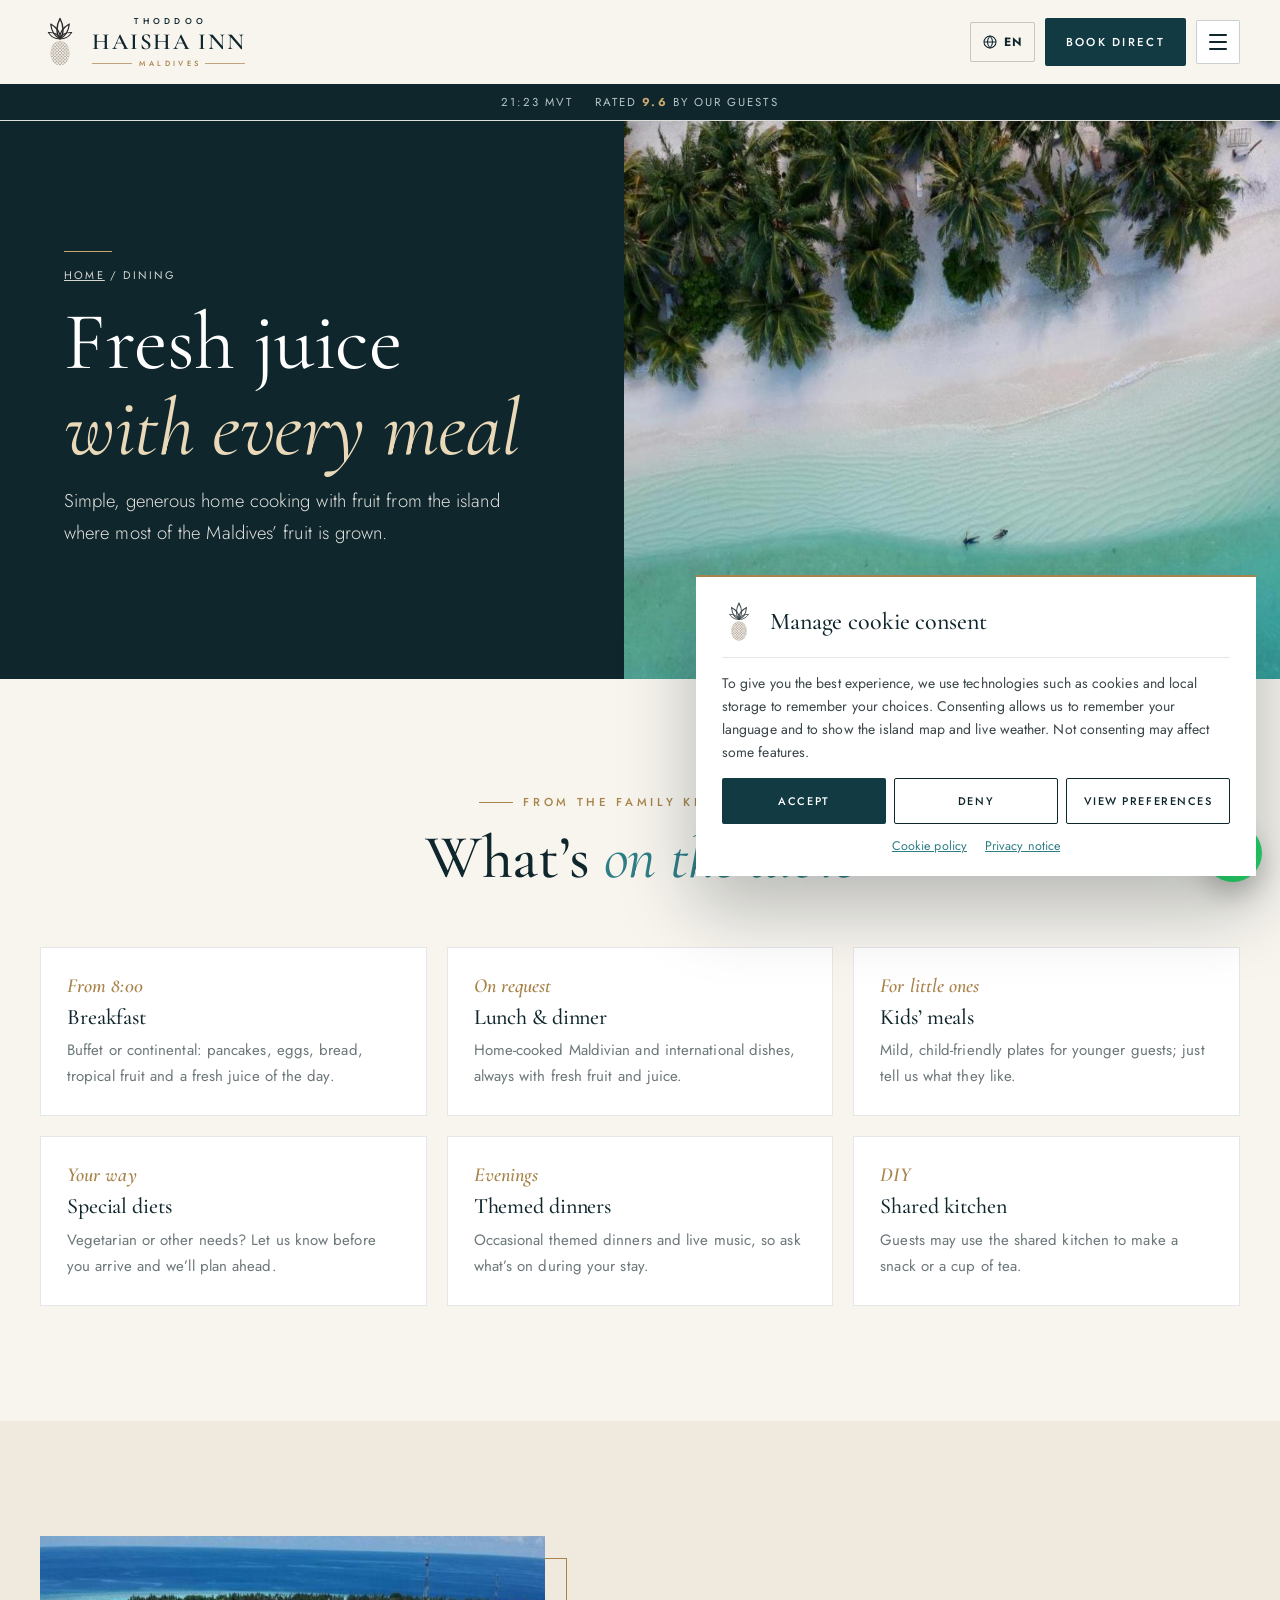
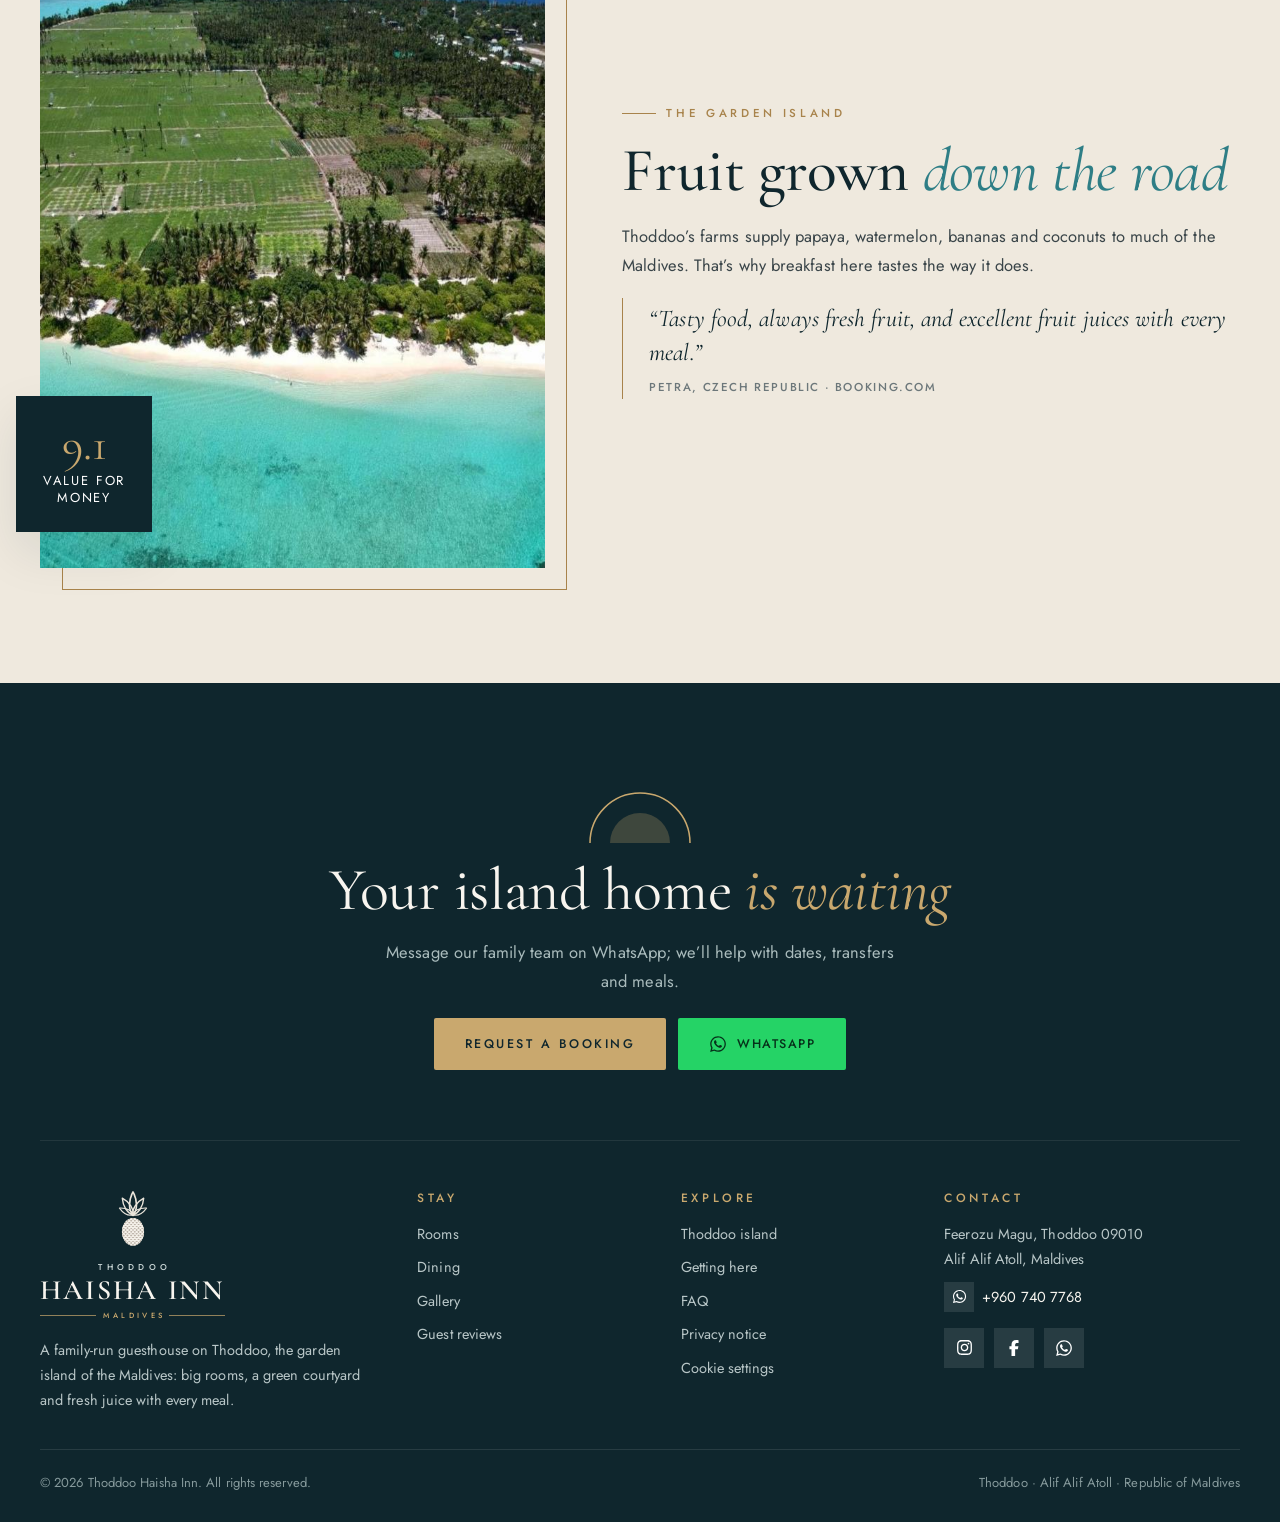
<file: dining.html>
<!doctype html>
<html lang="en">
<head>
<meta charset="utf-8">
<meta name="viewport" content="width=device-width,initial-scale=1,viewport-fit=cover">
<title>Dining at Thoddoo Haisha Inn | Breakfast, Fresh Juice &amp; Home Cooking</title>
<meta name="description" content="Buffet breakfast from 8:00 with pancakes, tropical fruit and fresh juice, plus home-cooked dinners, kids' meals and special diets at Thoddoo Haisha Inn. Fresh, home-cooked food every day.">
<meta name="keywords" content="Thoddoo Haisha Inn, Haisha Inn Thoddoo, Thoddoo guesthouse, family-run guesthouse Maldives, where to stay in Thoddoo, Thoddoo island Maldives, Alif Alif Atoll, budget guesthouse Thoddoo, seaplane to Thoddoo, how to get to Thoddoo, Thoddoo speedboat, Thoddoo bikini beach, North Ari Atoll guesthouse">
<meta name="theme-color" content="#0F262D">
<meta property="og:type" content="website">
<meta property="og:site_name" content="Thoddoo Haisha Inn">
<meta property="og:title" content="Dining at Thoddoo Haisha Inn | Breakfast, Fresh Juice &amp; Home Cooking">
<meta property="og:description" content="Buffet breakfast from 8:00 with pancakes, tropical fruit and fresh juice, plus home-cooked dinners, kids&#x27; meals and special diets at Thoddoo Haisha Inn. Fresh, home-cooked food every day.">
<meta property="og:image" content="https://haishainnthoddoo.com/assets/p13.jpg">
<meta name="twitter:card" content="summary_large_image">
<meta name="robots" content="index,follow,max-image-preview:large">
<link rel="canonical" href="https://haishainnthoddoo.com/dining.html">
<meta property="og:url" content="https://haishainnthoddoo.com/dining.html">
<meta property="og:locale" content="en_GB">
<meta name="twitter:title" content="Dining at Thoddoo Haisha Inn | Breakfast, Fresh Juice &amp; Home Cooking">
<meta name="twitter:description" content="Buffet breakfast from 8:00 with pancakes, tropical fruit and fresh juice, plus home-cooked dinners, kids&#x27; meals and special diets at Thoddoo Haisha Inn. Fresh, home-cooked food every day.">
<meta name="twitter:image" content="https://haishainnthoddoo.com/assets/p13.jpg">
<meta name="geo.region" content="MV-02">
<meta name="geo.placename" content="Thoddoo, Alif Alif Atoll, Maldives">
<meta name="geo.position" content="4.436254;72.962651">
<meta name="ICBM" content="4.436254, 72.962651">
<link rel="icon" type="image/svg+xml" href="logo-mark.svg">
<link rel="preconnect" href="https://fonts.googleapis.com">
<link rel="preconnect" href="https://fonts.gstatic.com" crossorigin>
<link rel="stylesheet" href="https://fonts.googleapis.com/css2?family=Cormorant+Garamond:ital,wght@0,400;0,500;0,600;1,400;1,500&family=Jost:wght@300;400;500;600;700&display=swap">
<link rel="stylesheet" href="style.css">
<script type="application/ld+json">
{"@context":"https://schema.org","@graph":[{"@type":"Hotel","name":"Thoddoo Haisha Inn","description":"Family-run guesthouse on Thoddoo island, Alif Alif Atoll, Maldives, with spacious balcony rooms, a green courtyard, buffet breakfast with fresh juice, seaplane and speedboat transfers arranged, bike rental and a short walk to the bikini beach.","address":{"@type":"PostalAddress","streetAddress":"Feerozu Magu","addressLocality":"Thoddoo","postalCode":"09010","addressRegion":"Alif Alif Atoll","addressCountry":"MV"},"geo":{"@type":"GeoCoordinates","latitude":4.436254,"longitude":72.962651},"checkinTime":"08:30","checkoutTime":"12:00","petsAllowed":false,"availableLanguage":["English","Russian"],"amenityFeature":[{"@type":"LocationFeatureSpecification","name":"Free Wi-Fi","value":true},{"@type":"LocationFeatureSpecification","name":"Air conditioning","value":true},{"@type":"LocationFeatureSpecification","name":"Garden","value":true},{"@type":"LocationFeatureSpecification","name":"Airport shuttle","value":true},{"@type":"LocationFeatureSpecification","name":"Room service","value":true},{"@type":"LocationFeatureSpecification","name":"Shared kitchen","value":true},{"@type":"LocationFeatureSpecification","name":"Private beach area","value":true}],"aggregateRating":{"@type":"AggregateRating","ratingValue":"9.2","bestRating":"10","worstRating":"1","reviewCount":"213"},"telephone":"+960 740 7768","image":["https://haishainnthoddoo.com/assets/p01.jpg","https://haishainnthoddoo.com/assets/p02.jpg","https://haishainnthoddoo.com/assets/p12.jpg","https://haishainnthoddoo.com/assets/p14.jpg","https://haishainnthoddoo.com/assets/p17.jpg"],"@id":"https://haishainnthoddoo.com/#hotel","url":"https://haishainnthoddoo.com/","alternateName":["Haisha Inn Thoddoo","Haisha Inn","Thoddoo Haisha Inn Guesthouse"],"logo":"https://haishainnthoddoo.com/logo-mark.svg","sameAs":["https://www.instagram.com/thoddoo_haisha_inn/","https://www.facebook.com/100077276923639"],"hasMap":"https://www.google.com/maps?q=4.436254,72.962651","containedInPlace":{"@type":"Place","name":"Thoddoo, Alif Alif Atoll, Maldives"}},{"@type":"WebSite","@id":"https://haishainnthoddoo.com/#website","url":"https://haishainnthoddoo.com/","name":"Thoddoo Haisha Inn","inLanguage":"en","publisher":{"@id":"https://haishainnthoddoo.com/#hotel"}},{"@type":"WebPage","@id":"https://haishainnthoddoo.com/dining.html#webpage","url":"https://haishainnthoddoo.com/dining.html","name":"Dining at Thoddoo Haisha Inn | Breakfast, Fresh Juice & Home Cooking","description":"Buffet breakfast from 8:00 with pancakes, tropical fruit and fresh juice, plus home-cooked dinners, kids' meals and special diets at Thoddoo Haisha Inn. Fresh, home-cooked food every day.","isPartOf":{"@id":"https://haishainnthoddoo.com/#website"},"about":{"@id":"https://haishainnthoddoo.com/#hotel"},"primaryImageOfPage":"https://haishainnthoddoo.com/assets/p13.jpg","inLanguage":"en"},{"@type":"BreadcrumbList","itemListElement":[{"@type":"ListItem","position":1,"name":"Home","item":"https://haishainnthoddoo.com/"},{"@type":"ListItem","position":2,"name":"Dining","item":"https://haishainnthoddoo.com/dining.html"}]}]}
</script>
</head>
<body data-page="dining">
<svg width="0" height="0" style="position:absolute" aria-hidden="true">
  <defs><clipPath id="pn-clip"><ellipse cx="32" cy="60" rx="15.5" ry="19.5"/></clipPath></defs>
  <symbol id="logo" viewBox="0 0 64 84"><g fill="none" stroke="currentColor" stroke-width="2.3" stroke-linejoin="round"><path d="M32 37C25.5 29 25.5 16 32 4C38.5 16 38.5 29 32 37Z" transform="rotate(-64 32 36) translate(32 36) scale(0.66) translate(-32 -36)"/><path d="M32 37C25.5 29 25.5 16 32 4C38.5 16 38.5 29 32 37Z" transform="rotate(64 32 36) translate(32 36) scale(0.66) translate(-32 -36)"/><path d="M32 37C25.5 29 25.5 16 32 4C38.5 16 38.5 29 32 37Z" transform="rotate(-33 32 36) translate(32 36) scale(0.86) translate(-32 -36)"/><path d="M32 37C25.5 29 25.5 16 32 4C38.5 16 38.5 29 32 37Z" transform="rotate(33 32 36) translate(32 36) scale(0.86) translate(-32 -36)"/><path d="M32 37C25.5 29 25.5 16 32 4C38.5 16 38.5 29 32 37Z" transform="rotate(0 32 36) translate(32 36) scale(1) translate(-32 -36)"/></g><ellipse cx="32" cy="60" rx="15.5" ry="19.5" fill="#B9B0A5"/><path clip-path="url(#pn-clip)" d="M-54.4 36L-6.4 84M-6.4 36L-54.4 84M-49.2 36L-1.2 84M-1.2 36L-49.2 84M-44.0 36L4.0 84M4.0 36L-44.0 84M-38.8 36L9.2 84M9.2 36L-38.8 84M-33.6 36L14.4 84M14.4 36L-33.6 84M-28.4 36L19.6 84M19.6 36L-28.4 84M-23.2 36L24.8 84M24.8 36L-23.2 84M-18.0 36L30.0 84M30.0 36L-18.0 84M-12.8 36L35.2 84M35.2 36L-12.8 84M-7.6 36L40.4 84M40.4 36L-7.6 84M-2.4 36L45.6 84M45.6 36L-2.4 84M2.8 36L50.8 84M50.8 36L2.8 84M8.0 36L56.0 84M56.0 36L8.0 84M13.2 36L61.2 84M61.2 36L13.2 84M18.4 36L66.4 84M66.4 36L18.4 84M23.6 36L71.6 84M71.6 36L23.6 84M28.8 36L76.8 84M76.8 36L28.8 84M34.0 36L82.0 84M82.0 36L34.0 84M39.2 36L87.2 84M87.2 36L39.2 84M44.4 36L92.4 84M92.4 36L44.4 84M49.6 36L97.6 84M97.6 36L49.6 84M54.8 36L102.8 84M102.8 36L54.8 84M60.0 36L108.0 84M108.0 36L60.0 84M65.2 36L113.2 84M113.2 36L65.2 84M70.4 36L118.4 84M118.4 36L70.4 84" stroke="#F4F0E9" stroke-width="1.5" fill="none"/></symbol>
  <symbol id="i-wa" viewBox="0 0 448 512"><path fill="currentColor" d="M380.9 97.1C339 55.1 283.2 32 223.9 32c-122.4 0-222 99.6-222 222 0 39.1 10.2 77.3 29.6 111L0 480l117.7-30.9c32.4 17.7 68.9 27 106.1 27h.1c122.3 0 224.1-99.6 224.1-222 0-59.3-25.2-115-67.1-157zm-157 341.6c-33.2 0-65.7-8.9-94-25.7l-6.7-4-69.8 18.3L72 359.2l-4.4-7c-18.5-29.4-28.2-63.3-28.2-98.2 0-101.7 82.8-184.5 184.6-184.5 49.3 0 95.6 19.2 130.4 54.1 34.8 34.9 56.2 81.2 56.1 130.5 0 101.8-84.9 184.6-186.6 184.6zm101.2-138.2c-5.5-2.8-32.8-16.2-37.9-18-5.1-1.9-8.8-2.8-12.5 2.8-3.7 5.6-14.3 18-17.6 21.8-3.2 3.7-6.5 4.2-12 1.4-32.6-16.3-54-29.1-75.5-66-5.7-9.8 5.7-9.1 16.3-30.3 1.8-3.7.9-6.9-.5-9.7-1.4-2.8-12.5-30.1-17.1-41.2-4.5-10.8-9.1-9.3-12.5-9.5-3.2-.2-6.9-.2-10.6-.2-3.7 0-9.7 1.4-14.8 6.9-5.1 5.6-19.4 19-19.4 46.3 0 27.3 19.9 53.7 22.6 57.4 2.8 3.7 39.1 59.7 94.8 83.8 35.2 15.2 49 16.5 66.6 13.9 10.7-1.6 32.8-13.4 37.4-26.4 4.6-13 4.6-24.1 3.2-26.4-1.3-2.5-5-3.9-10.5-6.6z"/></symbol>
  <symbol id="i-ig" viewBox="0 0 448 512"><path fill="currentColor" d="M224.1 141c-63.6 0-114.9 51.3-114.9 114.9s51.3 114.9 114.9 114.9S339 319.5 339 255.9 287.7 141 224.1 141zm0 189.6c-41.1 0-74.7-33.5-74.7-74.7s33.5-74.7 74.7-74.7 74.7 33.5 74.7 74.7-33.6 74.7-74.7 74.7zm146.4-194.3c0 14.9-12 26.8-26.8 26.8-14.9 0-26.8-12-26.8-26.8s12-26.8 26.8-26.8 26.8 12 26.8 26.8zm76.1 27.2c-1.7-35.9-9.9-67.7-36.2-93.9-26.2-26.2-58-34.4-93.9-36.2-37-2.1-147.9-2.1-184.9 0-35.8 1.7-67.6 9.9-93.9 36.1s-34.4 58-36.2 93.9c-2.1 37-2.1 147.9 0 184.9 1.7 35.9 9.9 67.7 36.2 93.9s58 34.4 93.9 36.2c37 2.1 147.9 2.1 184.9 0 35.9-1.7 67.7-9.9 93.9-36.2 26.2-26.2 34.4-58 36.2-93.9 2.1-37 2.1-147.8 0-184.8zM398.8 388c-7.8 19.6-22.9 34.7-42.6 42.6-29.5 11.7-99.5 9-132.1 9s-102.7 2.6-132.1-9c-19.6-7.8-34.7-22.9-42.6-42.6-11.7-29.5-9-99.5-9-132.1s-2.6-102.7 9-132.1c7.8-19.6 22.9-34.7 42.6-42.6 29.5-11.7 99.5-9 132.1-9s102.7-2.6 132.1 9c19.6 7.8 34.7 22.9 42.6 42.6 11.7 29.5 9 99.5 9 132.1s2.7 102.7-9 132.1z"/></symbol>
  <symbol id="i-viber" viewBox="0 0 512 512"><path fill="currentColor" d="M444 49.9C431.3 38.2 379.9.9 265.3.4c0 0-135.1-8.1-200.9 52.3C27.8 89.3 14.9 143 13.5 209.5c-1.4 66.5-3.1 191.1 117 224.9h.1l-.1 51.6s-.8 20.9 13 25.1c16.6 5.2 26.4-10.7 42.3-27.8 8.7-9.4 20.7-23.2 29.8-33.7 82.2 6.9 145.3-8.9 152.5-11.2 16.6-5.4 110.5-17.4 125.7-142 15.8-128.6-7.6-209.8-49.8-246.5zM457.9 287c-12.9 104-89 110.6-103 115.1-6 1.9-61.5 15.7-131.2 11.2 0 0-52 62.7-68.2 79-5.3 5.3-11.1 4.8-11-5.7 0-6.9.4-85.7.4-85.7-.1 0-.1 0 0 0-101.8-28.2-95.8-134.3-94.7-189.8 1.1-55.5 11.6-101 42.6-131.6 55.7-50.5 170.4-43 170.4-43 96.9.4 143.3 29.6 154.1 39.4 35.7 30.6 53.9 103.8 40.6 211.1zm-139-80.8c.4 8.6-12.5 9.2-12.9.6-1.1-22-11.4-32.7-32.6-33.9-8.6-.5-7.8-13.4.7-12.9 27.9 1.5 43.4 17.5 44.8 46.2zm20.3 11.3c1-42.4-25.5-75.6-75.8-79.3-8.5-.6-7.6-13.5.9-12.9 58 4.2 88.9 44.1 87.8 92.5-.1 8.6-13.1 8.2-12.9-.3zm47 13.4c.1 8.6-12.9 8.7-12.9.1-.6-81.5-54.9-125.9-120.8-126.4-8.5-.1-8.5-12.9 0-12.9 73.7.5 133 51.4 133.7 139.2zM374.9 329v.2c-10.8 19-31 40-51.8 33.3l-.2-.3c-21.1-5.9-70.8-31.5-102.2-56.5-16.2-12.8-31-27.9-42.4-42.4-10.3-12.9-20.7-28.2-30.8-46.6-21.3-38.5-26-55.7-26-55.7-6.7-20.8 14.2-41 33.3-51.8h.2c9.2-4.8 18-3.2 23.9 3.9 0 0 12.4 14.8 17.7 22.1 5 6.8 11.7 17.7 15.2 23.8 6.1 10.9 2.3 22-3.7 26.6l-12 9.6c-6.1 4.9-5.3 14-5.3 14s17.8 67.3 84.3 84.3c0 0 9.1.8 14-5.3l9.6-12c4.6-6 15.7-9.8 26.6-3.7 14.7 8.3 33.4 21.2 45.8 32.9 7 5.7 8.6 14.4 3.8 23.6z"/></symbol>
  <symbol id="i-fb" viewBox="0 0 320 512"><path fill="currentColor" d="M80 299.3V512H196V299.3h86.5l18-97.8H196V166.9c0-51.7 20.3-71.5 72.7-71.5c16.3 0 29.4 .4 37 1.2V7.9C291.4 4 256.4 0 236.2 0C129.3 0 80 50.5 80 159.4v42.1H14v97.8H80z"/></symbol>
  <symbol id="i-mail" viewBox="0 0 24 24"><g fill="none" stroke="currentColor" stroke-width="1.5" stroke-linecap="round" stroke-linejoin="round"><rect x="3" y="5" width="18" height="14" rx="2"/><path d="M3 7l9 6 9-6"/></g></symbol>
  <symbol id="i-pin" viewBox="0 0 24 24"><g fill="none" stroke="currentColor" stroke-width="1.5" stroke-linejoin="round"><path d="M12 21s-7-6.2-7-11.5A7 7 0 0 1 19 9.5C19 14.8 12 21 12 21z"/><circle cx="12" cy="9.5" r="2.5"/></g></symbol>
  <symbol id="i-phone" viewBox="0 0 24 24"><path fill="none" stroke="currentColor" stroke-width="1.5" stroke-linejoin="round" d="M5 4h4l2 5-2.5 1.5a11 11 0 0 0 5 5L15 13l5 2v4a2 2 0 0 1-2 2A16 16 0 0 1 3 6a2 2 0 0 1 2-2"/></symbol>
  <symbol id="i-clock" viewBox="0 0 24 24"><g fill="none" stroke="currentColor" stroke-width="1.5" stroke-linecap="round"><circle cx="12" cy="12" r="9"/><path d="M12 7v5l3 2"/></g></symbol>
  <symbol id="u-star" viewBox="0 0 24 24"><path fill="none" stroke="currentColor" stroke-width="1.4" stroke-linejoin="round" d="M12 3l2.7 5.6 6.1.9-4.4 4.3 1 6.1L12 17l-5.4 2.9 1-6.1-4.4-4.3 6.1-.9z"/></symbol>
  <symbol id="u-bal" viewBox="0 0 24 24"><g fill="none" stroke="currentColor" stroke-width="1.4" stroke-linecap="round"><path d="M5 3h14v9H5zM12 3v9M3 12h18M5 12v9M9.5 12v9M14.5 12v9M19 12v9M3 21h18"/></g></symbol>
  <symbol id="u-walk" viewBox="0 0 24 24"><g fill="none" stroke="currentColor" stroke-width="1.4" stroke-linecap="round" stroke-linejoin="round"><circle cx="13" cy="4" r="1.8"/><path d="M10 21l2-6 3 3v3M9 11l3-3 3 3 2 1M12 8l-1 7M7 13l2-2"/><path d="M2 21c2 0 2-1 4-1"/></g></symbol>
  <symbol id="u-fam" viewBox="0 0 24 24"><g fill="none" stroke="currentColor" stroke-width="1.4" stroke-linecap="round"><circle cx="7" cy="6" r="2.2"/><circle cx="17" cy="6" r="2.2"/><circle cx="12" cy="12" r="1.7"/><path d="M3 20v-5a4 4 0 0 1 8 0M13 15a4 4 0 0 1 8 0v5M9.5 20v-2.5a2.5 2.5 0 0 1 5 0V20"/></g></symbol>
  <symbol id="u-bike" viewBox="0 0 24 24"><g fill="none" stroke="currentColor" stroke-width="1.4" stroke-linecap="round" stroke-linejoin="round"><circle cx="5.5" cy="16" r="3.5"/><circle cx="18.5" cy="16" r="3.5"/><path d="M5.5 16l4-7h6.5l2.5 7M9.5 9L12 16h1.5L16 9M8 6.5h3M15 6h2.5"/></g></symbol>
  <symbol id="u-boat" viewBox="0 0 24 24"><g fill="none" stroke="currentColor" stroke-width="1.4" stroke-linecap="round" stroke-linejoin="round"><path d="M3 14h18l-2.5 4.5H5.5z"/><path d="M6 14V9h8l3 5M9 9V6.5M2 21c1.5 0 1.5-1 3-1s1.5 1 3 1 1.5-1 3-1 1.5 1 3 1 1.5-1 3-1 1.5 1 3 1"/></g></symbol>
  <symbol id="u-food" viewBox="0 0 24 24"><g fill="none" stroke="currentColor" stroke-width="1.4" stroke-linecap="round" stroke-linejoin="round"><path d="M4 3v7a2 2 0 0 0 4 0V3M6 10v11M16 3c-2 0-3 2.5-3 6s1 4 3 4v8M16 3v18"/></g></symbol>
  <symbol id="u-wifi" viewBox="0 0 24 24"><g fill="none" stroke="currentColor" stroke-width="1.4" stroke-linecap="round"><path d="M2.5 9a14 14 0 0 1 19 0M5.5 12.5a9.5 9.5 0 0 1 13 0M8.5 16a5 5 0 0 1 7 0"/><circle cx="12" cy="19.2" r="1" fill="currentColor"/></g></symbol>
  <symbol id="u-snow" viewBox="0 0 24 24"><g fill="none" stroke="currentColor" stroke-width="1.4" stroke-linecap="round"><path d="M12 2v20M4.5 6.5l15 11M19.5 6.5l-15 11M9 3.5l3 2.5 3-2.5M9 20.5l3-2.5 3 2.5"/></g></symbol>
  <symbol id="u-desk" viewBox="0 0 24 24"><g fill="none" stroke="currentColor" stroke-width="1.4" stroke-linecap="round"><path d="M3 18h18M5 18a7 7 0 0 1 14 0M12 9V7M10 7h4"/></g></symbol>
  <symbol id="u-bell" viewBox="0 0 24 24"><g fill="none" stroke="currentColor" stroke-width="1.4" stroke-linecap="round"><path d="M3 17h18M4.5 17a7.5 7.5 0 0 1 15 0M12 9.5V8M7 20h10"/></g></symbol>
  <symbol id="u-leaf" viewBox="0 0 24 24"><g fill="none" stroke="currentColor" stroke-width="1.4" stroke-linecap="round" stroke-linejoin="round"><path d="M5 19c0-8 5-14 15-15-1 10-7 15-15 15zM5 19l8-8"/></g></symbol>
  <symbol id="u-wash" viewBox="0 0 24 24"><g fill="none" stroke="currentColor" stroke-width="1.4"><rect x="4" y="3" width="16" height="18" rx="2"/><circle cx="12" cy="13" r="4.5"/><path d="M7 6.5h2"/></g></symbol>
  <symbol id="u-cash" viewBox="0 0 24 24"><g fill="none" stroke="currentColor" stroke-width="1.4"><rect x="2.5" y="6" width="19" height="12" rx="2"/><circle cx="12" cy="12" r="2.8"/></g></symbol>
  <symbol id="u-lang" viewBox="0 0 24 24"><g fill="none" stroke="currentColor" stroke-width="1.4"><circle cx="12" cy="12" r="9"/><path d="M3 12h18M12 3c2.5 2.6 3.8 5.6 3.8 9s-1.3 6.4-3.8 9c-2.5-2.6-3.8-5.6-3.8-9S9.5 5.6 12 3z"/></g></symbol>
  <symbol id="u-nosmoke" viewBox="0 0 24 24"><g fill="none" stroke="currentColor" stroke-width="1.4" stroke-linecap="round"><circle cx="12" cy="12" r="9"/><path d="M5.6 5.6l12.8 12.8M7 13h7M16 13h1"/></g></symbol>
</svg>

<a class="skip" href="#main">Skip to content</a>
<div class="progress" aria-hidden="true"><i></i></div>

<header class="site-h">
  <div class="wrap">
    <a class="logo" href="index.html" aria-label="Thoddoo Haisha Inn, Maldives, home"><svg class="logo-svg" aria-hidden="true"><use href="#logo"/></svg><span class="logo-t"><small class="l1">THODDOO</small><b>HAISHA INN</b><small class="l2">MALDIVES</small></span></a>
    <nav class="nav nav-m" id="nav" aria-label="Main">
      <a href="index.html" data-p="home">Home</a><a href="rooms.html" data-p="rooms">Rooms</a><a href="dining.html" data-p="dining">Dining</a><a href="experiences.html" data-p="experiences">Thoddoo</a><a href="reviews.html" data-p="reviews">Reviews</a><a href="plan.html" data-p="plan">Plan Your Trip</a><a href="gallery.html" data-p="gallery">Gallery</a><a href="contact.html" data-p="contact">Contact Us</a>
    </nav>
    <a class="btn btn-sun hdr-cta" href="contact.html#book">Book direct</a>
    <button class="burger" type="button" aria-label="Menu" aria-expanded="false" aria-controls="nav"><i></i><i></i><i></i></button>
  </div>
  <div class="sunbar"><span id="mvt"></span><span id="wx" hidden></span><span>Rated <b>9.6</b> by our guests</span></div>
</header>

<main id="main" tabindex="-1">
<section class="phero">
  <img src="assets/p13.jpg" alt="Palm trees and white sand on Thoddoo seen from above">
  <div class="wrap">
    <span class="crumbs"><a href="index.html">Home</a> / <span>Dining</span></span>
    <h1>Fresh juice <em>with every meal</em></h1>
    <p class="lead">Simple, generous home cooking with fruit from the island where most of the Maldives’ fruit is grown.</p>
  </div>
</section>

<section class="band">
  <div class="wrap">
    <div class="head center rv"><span class="eyebrow">From the family kitchen</span><h2 class="h2">What’s <em>on the table</em></h2></div>
    <div class="cards">
      <article class="card rv"><i>From 8:00</i><h3>Breakfast</h3><p>Buffet or continental: pancakes, eggs, bread, tropical fruit and a fresh juice of the day.</p></article>
      <article class="card rv"><i>On request</i><h3>Lunch & dinner</h3><p>Home-cooked Maldivian and international dishes, always with fresh fruit and juice.</p></article>
      <article class="card rv"><i>For little ones</i><h3>Kids’ meals</h3><p>Mild, child-friendly plates for younger guests; just tell us what they like.</p></article>
      <article class="card rv"><i>Your way</i><h3>Special diets</h3><p>Vegetarian or other needs? Let us know before you arrive and we’ll plan ahead.</p></article>
      <article class="card rv"><i>Evenings</i><h3>Themed dinners</h3><p>Occasional themed dinners and live music, so ask what’s on during your stay.</p></article>
      <article class="card rv"><i>DIY</i><h3>Shared kitchen</h3><p>Guests may use the shared kitchen to make a snack or a cup of tea.</p></article>
    </div>
  </div>
</section>

<section class="band mist">
  <div class="wrap host">
    <div class="host-photo rv"><img src="assets/p15.jpg" alt="Thoddoo farms seen from the air" loading="lazy"><div class="stamp"><b>9.1</b>value for money</div></div>
    <div class="host-copy rv">
      <span class="eyebrow">The garden island</span>
      <h2 class="h2">Fruit grown <em>down the road</em></h2>
      <p>Thoddoo’s farms supply papaya, watermelon, bananas and coconuts to much of the Maldives. That’s why breakfast here tastes the way it does.</p>
      <blockquote>“Tasty food, always fresh fruit, and excellent fruit juices with every meal.”<cite>Petra, Czech Republic · Booking.com</cite></blockquote>
    </div>
  </div>
</section>

</main>

<footer class="site-f">
  <div class="wrap">
    <div class="f-cta">
      <svg class="f-sun" viewBox="0 0 120 60" aria-hidden="true"><path d="M10 60a50 50 0 0 1 100 0" fill="none" stroke="currentColor" stroke-width="1.5"/><path d="M30 60a30 30 0 0 1 60 0" fill="currentColor" opacity=".25"/></svg>
      <h2>Your island home <em>is waiting</em></h2>
      <p>Message our family team on WhatsApp; we’ll help with dates, transfers and meals.</p>
      <div class="row"><a class="btn btn-sun" href="contact.html#book">Request a booking</a><a class="btn btn-wa" data-link="whatsapp" href="contact.html" target="_blank" rel="noopener"><svg width="18" height="18" aria-hidden="true"><use href="#i-wa"/></svg>WhatsApp</a></div>
    </div>
    <div class="ft">
      <div>
        <a class="logo ft-logo" href="index.html" aria-label="Thoddoo Haisha Inn, Maldives, home"><svg class="logo-svg" aria-hidden="true"><use href="#logo"/></svg><span class="logo-t"><small class="l1">THODDOO</small><b>HAISHA INN</b><small class="l2">MALDIVES</small></span></a>
        <p>A family-run guesthouse on Thoddoo, the garden island of the Maldives: big rooms, a green courtyard and fresh juice with every meal.</p>
      </div>
      <div>
        <h4>Stay</h4>
        <nav aria-label="Stay"><a href="rooms.html">Rooms</a><a href="dining.html">Dining</a><a href="gallery.html">Gallery</a><a href="reviews.html">Guest reviews</a></nav>
      </div>
      <div>
        <h4>Explore</h4>
        <nav aria-label="Explore"><a href="experiences.html">Thoddoo island</a><a href="plan.html">Getting here</a><a href="plan.html#faq">FAQ</a><a href="privacy.html">Privacy notice</a><a href="privacy.html#cookies" data-cookie-settings>Cookie settings</a></nav>
      </div>
      <div>
        <h4>Contact</h4>
        <address class="ft-contact">
          <span>Feerozu Magu, Thoddoo 09010<br>Alif Alif Atoll, Maldives</span>
          <span class="fc-line"><a class="fc-ico" data-link="whatsapp" href="contact.html" target="_blank" rel="noopener" aria-label="WhatsApp"><svg width="15" height="15" aria-hidden="true"><use href="#i-wa"/></svg></a><a class="fc-txt" data-link="phone" data-text="phone" href="contact.html"></a></span>
          <span class="fc-line"><a class="fc-ico" data-link="email" href="contact.html" aria-label="Email"><svg width="15" height="15" aria-hidden="true"><use href="#i-mail"/></svg></a><a class="fc-txt" data-link="email" data-text="email" href="contact.html"></a></span>
        </address>
        <div class="social" aria-label="Follow us">
          <a data-link="instagram" href="contact.html" target="_blank" rel="noopener" aria-label="Instagram"><svg width="17" height="17" aria-hidden="true"><use href="#i-ig"/></svg></a>
          <a data-link="facebook" href="contact.html" target="_blank" rel="noopener" aria-label="Facebook"><svg width="16" height="16" aria-hidden="true"><use href="#i-fb"/></svg></a>
          <a data-link="viber" href="contact.html" aria-label="Viber"><svg width="18" height="18" aria-hidden="true"><use href="#i-viber"/></svg></a>
          <a data-link="whatsapp" href="contact.html" target="_blank" rel="noopener" aria-label="WhatsApp"><svg width="18" height="18" aria-hidden="true"><use href="#i-wa"/></svg></a>
        </div>
      </div>
    </div>
    <div class="fb"><span>© <span data-year>2026</span> <span>Thoddoo Haisha Inn. All rights reserved.</span></span><span>Thoddoo · Alif Alif Atoll · Republic of Maldives</span></div>
  </div>
</footer>

<div class="mbar" role="region" aria-label="Quick booking">
  <a class="btn btn-sun" href="contact.html#book">Check availability</a>
  <a class="btn btn-wa" data-link="whatsapp" href="contact.html" target="_blank" rel="noopener" aria-label="WhatsApp us"><svg width="20" height="20" aria-hidden="true"><use href="#i-wa"/></svg></a>
</div>
<a class="fab" data-link="whatsapp" href="contact.html" target="_blank" rel="noopener" aria-label="Chat with us on WhatsApp"><svg width="28" height="28" aria-hidden="true"><use href="#i-wa"/></svg></a>
<script src="i18n.js"></script>
<script src="site.js"></script>
</body>
</html>
</file>
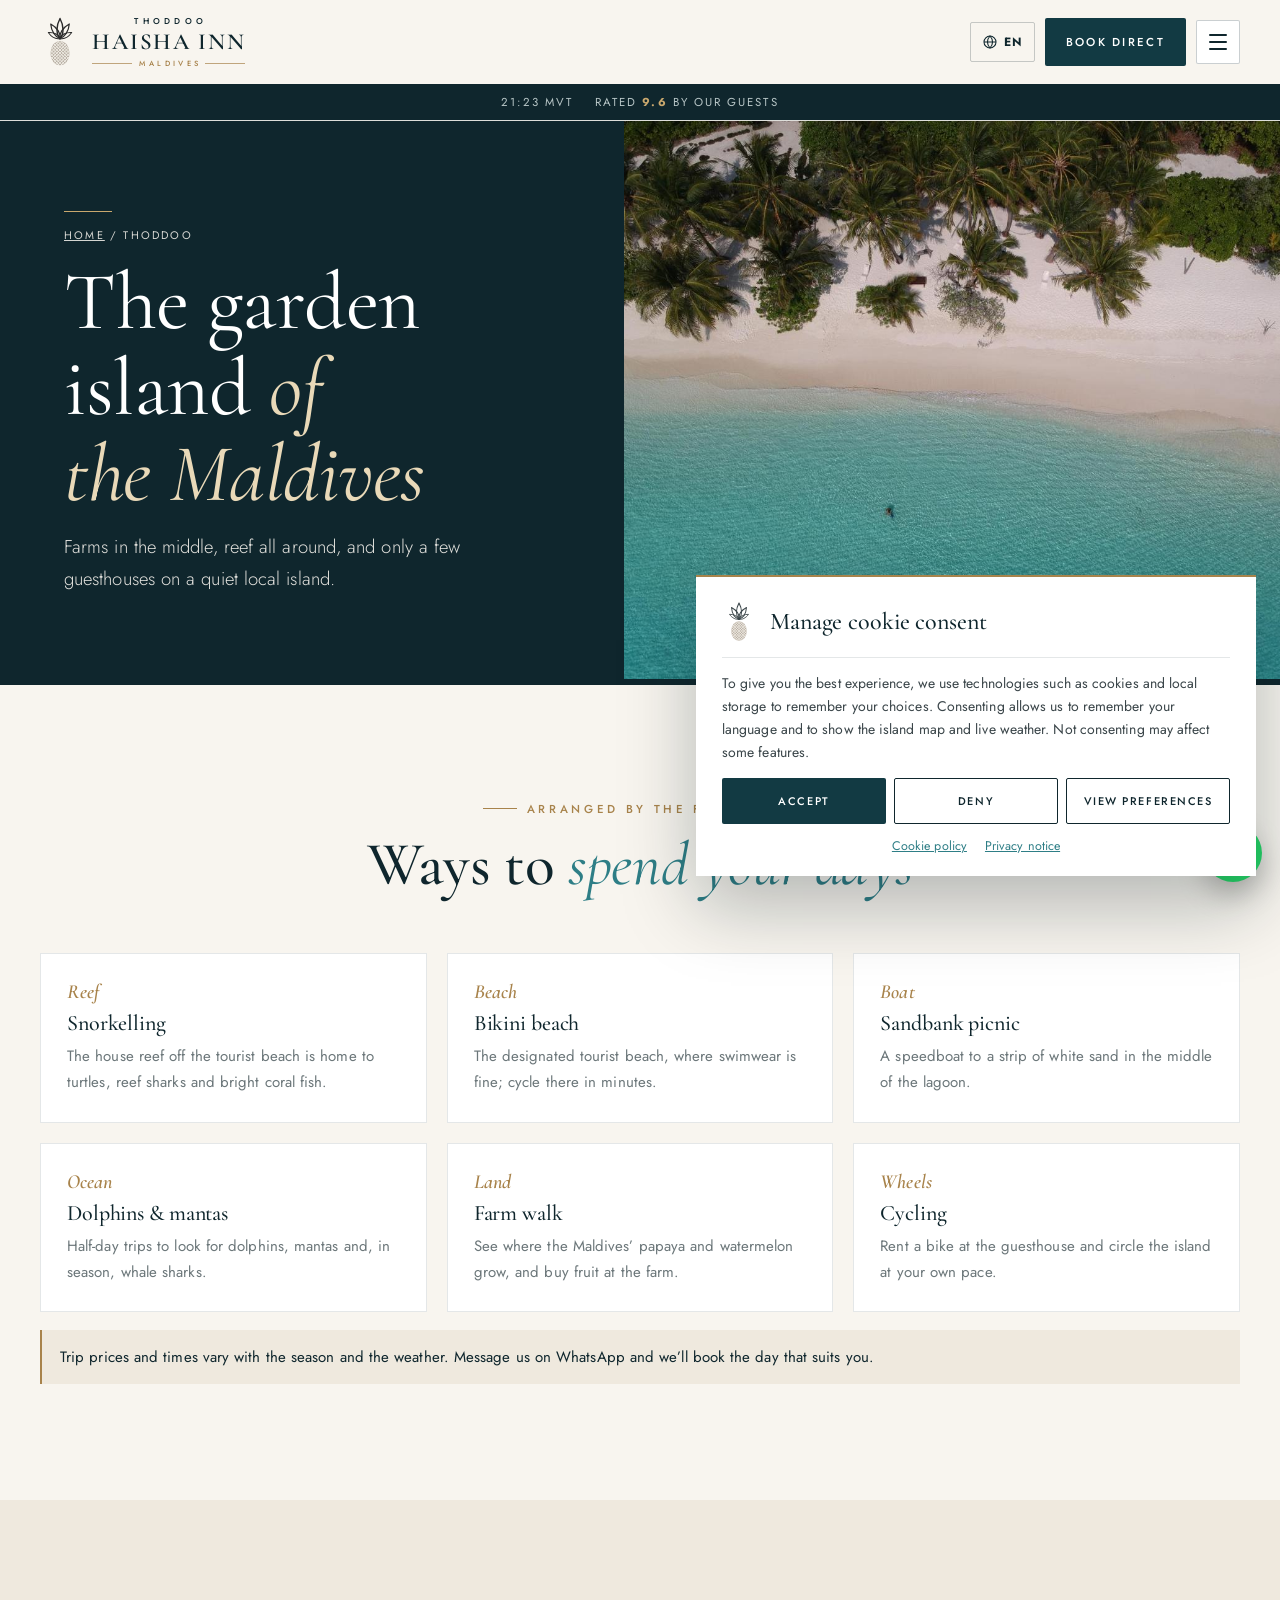
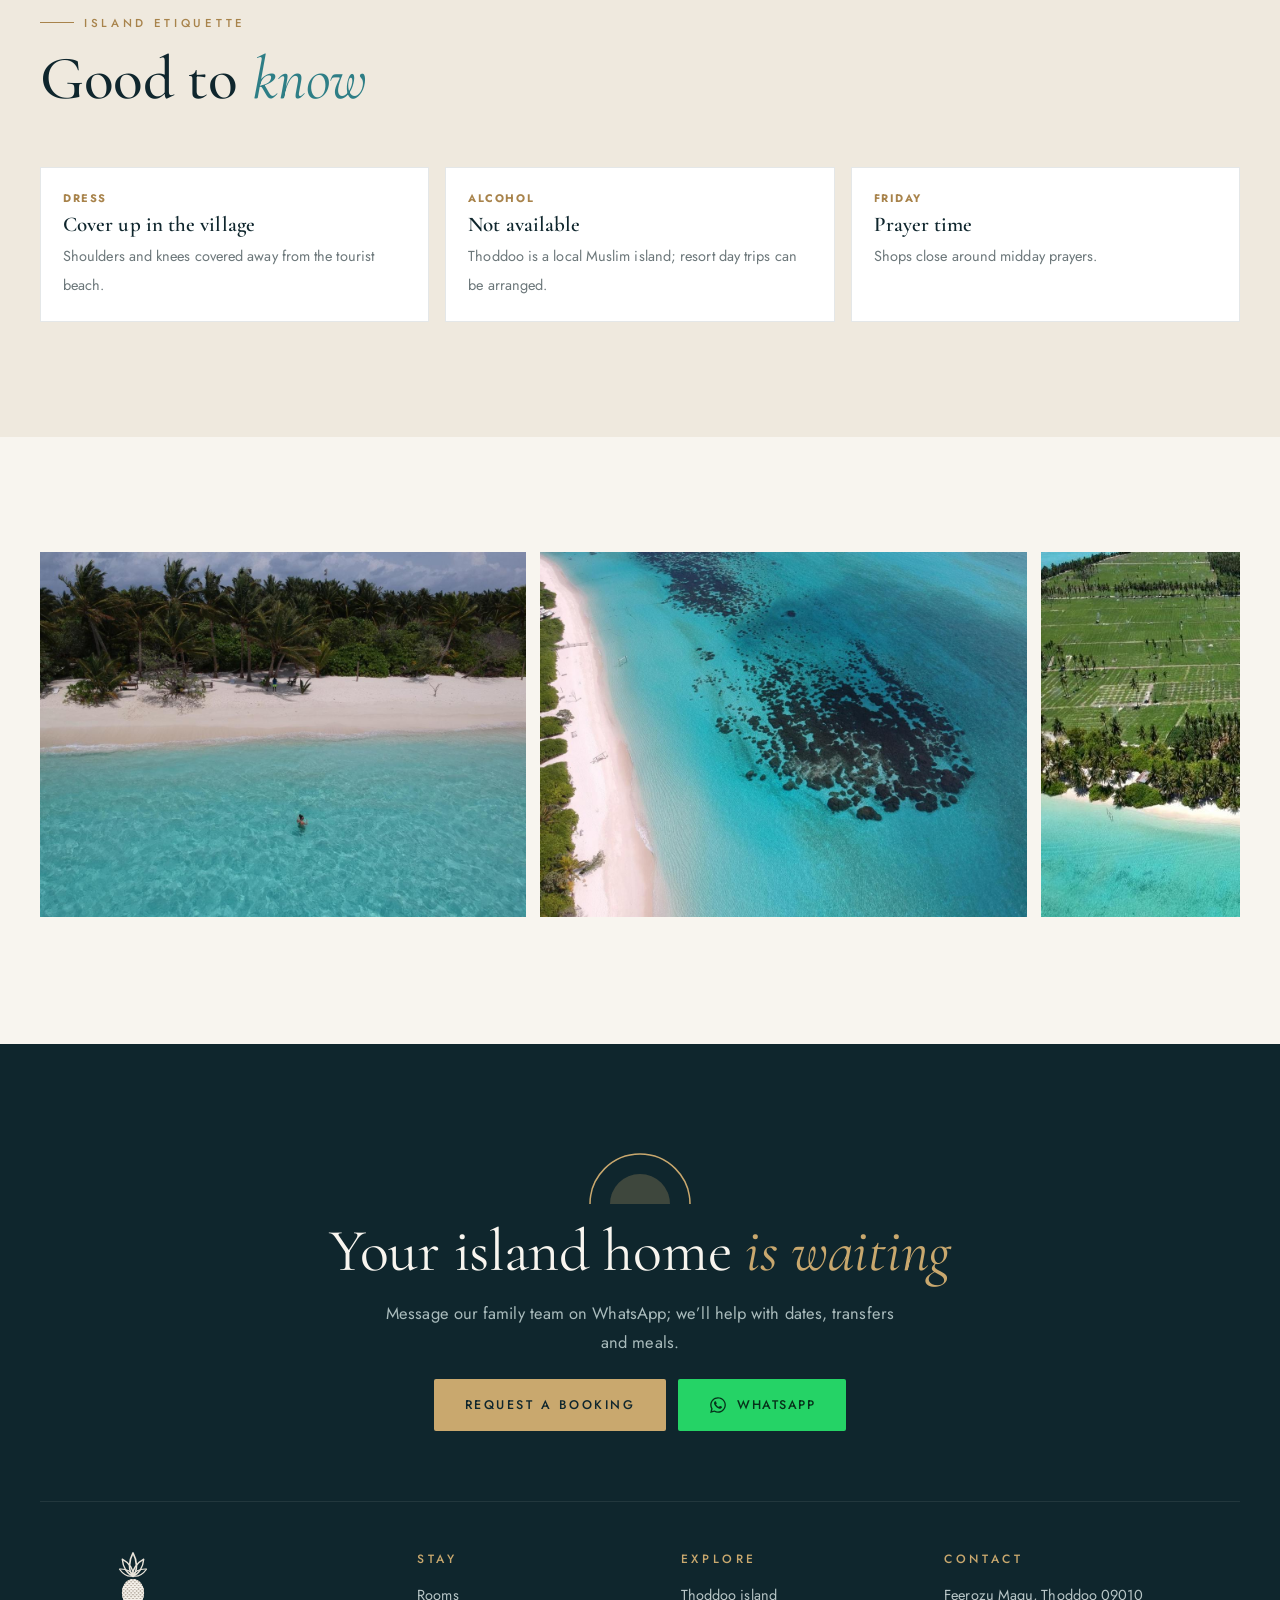
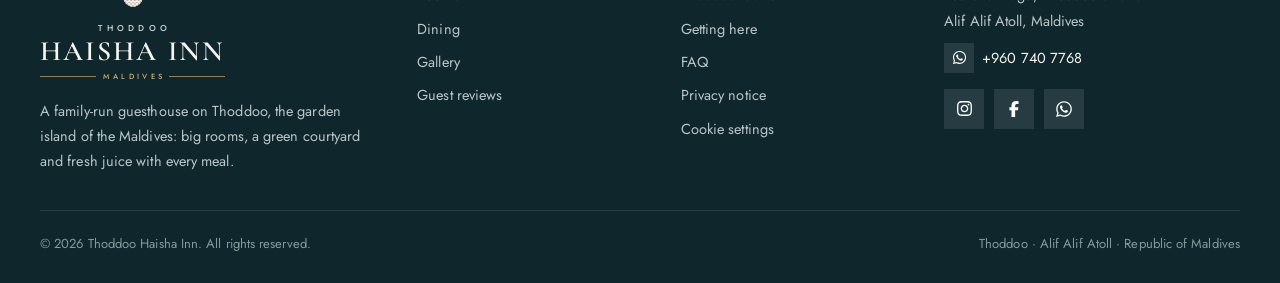
<file: experiences.html>
<!doctype html>
<html lang="en">
<head>
<meta charset="utf-8">
<meta name="viewport" content="width=device-width,initial-scale=1,viewport-fit=cover">
<title>Things to Do on Thoddoo Island, Maldives | Snorkelling, Beaches &amp; Farms</title>
<meta name="description" content="Snorkel the Thoddoo reef, cycle to the tourist beach, visit the fruit farms and take sandbank or dolphin trips, all arranged by the family at Thoddoo Haisha Inn.">
<meta name="keywords" content="Thoddoo Haisha Inn, Haisha Inn Thoddoo, Thoddoo guesthouse, family-run guesthouse Maldives, where to stay in Thoddoo, Thoddoo island Maldives, Alif Alif Atoll, budget guesthouse Thoddoo, seaplane to Thoddoo, how to get to Thoddoo, Thoddoo speedboat, Thoddoo bikini beach, North Ari Atoll guesthouse">
<meta name="theme-color" content="#0F262D">
<meta property="og:type" content="website">
<meta property="og:site_name" content="Thoddoo Haisha Inn">
<meta property="og:title" content="Things to Do on Thoddoo Island, Maldives | Snorkelling, Beaches &amp; Farms">
<meta property="og:description" content="Snorkel the Thoddoo reef, cycle to the tourist beach, visit the fruit farms and take sandbank or dolphin trips, all arranged by the family at Thoddoo Haisha Inn.">
<meta property="og:image" content="https://haishainnthoddoo.com/assets/p17.jpg">
<meta name="twitter:card" content="summary_large_image">
<meta name="robots" content="index,follow,max-image-preview:large">
<link rel="canonical" href="https://haishainnthoddoo.com/experiences.html">
<meta property="og:url" content="https://haishainnthoddoo.com/experiences.html">
<meta property="og:locale" content="en_GB">
<meta name="twitter:title" content="Things to Do on Thoddoo Island, Maldives | Snorkelling, Beaches &amp; Farms">
<meta name="twitter:description" content="Snorkel the Thoddoo reef, cycle to the tourist beach, visit the fruit farms and take sandbank or dolphin trips, all arranged by the family at Thoddoo Haisha Inn.">
<meta name="twitter:image" content="https://haishainnthoddoo.com/assets/p17.jpg">
<meta name="geo.region" content="MV-02">
<meta name="geo.placename" content="Thoddoo, Alif Alif Atoll, Maldives">
<meta name="geo.position" content="4.436254;72.962651">
<meta name="ICBM" content="4.436254, 72.962651">
<link rel="icon" type="image/svg+xml" href="logo-mark.svg">
<link rel="preconnect" href="https://fonts.googleapis.com">
<link rel="preconnect" href="https://fonts.gstatic.com" crossorigin>
<link rel="stylesheet" href="https://fonts.googleapis.com/css2?family=Cormorant+Garamond:ital,wght@0,400;0,500;0,600;1,400;1,500&family=Jost:wght@300;400;500;600;700&display=swap">
<link rel="stylesheet" href="style.css">
<script type="application/ld+json">
{"@context":"https://schema.org","@graph":[{"@type":"Hotel","name":"Thoddoo Haisha Inn","description":"Family-run guesthouse on Thoddoo island, Alif Alif Atoll, Maldives, with spacious balcony rooms, a green courtyard, buffet breakfast with fresh juice, seaplane and speedboat transfers arranged, bike rental and a short walk to the bikini beach.","address":{"@type":"PostalAddress","streetAddress":"Feerozu Magu","addressLocality":"Thoddoo","postalCode":"09010","addressRegion":"Alif Alif Atoll","addressCountry":"MV"},"geo":{"@type":"GeoCoordinates","latitude":4.436254,"longitude":72.962651},"checkinTime":"08:30","checkoutTime":"12:00","petsAllowed":false,"availableLanguage":["English","Russian"],"amenityFeature":[{"@type":"LocationFeatureSpecification","name":"Free Wi-Fi","value":true},{"@type":"LocationFeatureSpecification","name":"Air conditioning","value":true},{"@type":"LocationFeatureSpecification","name":"Garden","value":true},{"@type":"LocationFeatureSpecification","name":"Airport shuttle","value":true},{"@type":"LocationFeatureSpecification","name":"Room service","value":true},{"@type":"LocationFeatureSpecification","name":"Shared kitchen","value":true},{"@type":"LocationFeatureSpecification","name":"Private beach area","value":true}],"aggregateRating":{"@type":"AggregateRating","ratingValue":"9.2","bestRating":"10","worstRating":"1","reviewCount":"213"},"telephone":"+960 740 7768","image":["https://haishainnthoddoo.com/assets/p01.jpg","https://haishainnthoddoo.com/assets/p02.jpg","https://haishainnthoddoo.com/assets/p12.jpg","https://haishainnthoddoo.com/assets/p14.jpg","https://haishainnthoddoo.com/assets/p17.jpg"],"@id":"https://haishainnthoddoo.com/#hotel","url":"https://haishainnthoddoo.com/","alternateName":["Haisha Inn Thoddoo","Haisha Inn","Thoddoo Haisha Inn Guesthouse"],"logo":"https://haishainnthoddoo.com/logo-mark.svg","sameAs":["https://www.instagram.com/thoddoo_haisha_inn/","https://www.facebook.com/100077276923639"],"hasMap":"https://www.google.com/maps?q=4.436254,72.962651","containedInPlace":{"@type":"Place","name":"Thoddoo, Alif Alif Atoll, Maldives"}},{"@type":"WebSite","@id":"https://haishainnthoddoo.com/#website","url":"https://haishainnthoddoo.com/","name":"Thoddoo Haisha Inn","inLanguage":"en","publisher":{"@id":"https://haishainnthoddoo.com/#hotel"}},{"@type":"WebPage","@id":"https://haishainnthoddoo.com/experiences.html#webpage","url":"https://haishainnthoddoo.com/experiences.html","name":"Things to Do on Thoddoo Island, Maldives | Snorkelling, Beaches & Farms","description":"Snorkel the Thoddoo reef, cycle to the tourist beach, visit the fruit farms and take sandbank or dolphin trips, all arranged by the family at Thoddoo Haisha Inn.","isPartOf":{"@id":"https://haishainnthoddoo.com/#website"},"about":{"@id":"https://haishainnthoddoo.com/#hotel"},"primaryImageOfPage":"https://haishainnthoddoo.com/assets/p17.jpg","inLanguage":"en"},{"@type":"BreadcrumbList","itemListElement":[{"@type":"ListItem","position":1,"name":"Home","item":"https://haishainnthoddoo.com/"},{"@type":"ListItem","position":2,"name":"Thoddoo island","item":"https://haishainnthoddoo.com/experiences.html"}]}]}
</script>
</head>
<body data-page="experiences">
<svg width="0" height="0" style="position:absolute" aria-hidden="true">
  <defs><clipPath id="pn-clip"><ellipse cx="32" cy="60" rx="15.5" ry="19.5"/></clipPath></defs>
  <symbol id="logo" viewBox="0 0 64 84"><g fill="none" stroke="currentColor" stroke-width="2.3" stroke-linejoin="round"><path d="M32 37C25.5 29 25.5 16 32 4C38.5 16 38.5 29 32 37Z" transform="rotate(-64 32 36) translate(32 36) scale(0.66) translate(-32 -36)"/><path d="M32 37C25.5 29 25.5 16 32 4C38.5 16 38.5 29 32 37Z" transform="rotate(64 32 36) translate(32 36) scale(0.66) translate(-32 -36)"/><path d="M32 37C25.5 29 25.5 16 32 4C38.5 16 38.5 29 32 37Z" transform="rotate(-33 32 36) translate(32 36) scale(0.86) translate(-32 -36)"/><path d="M32 37C25.5 29 25.5 16 32 4C38.5 16 38.5 29 32 37Z" transform="rotate(33 32 36) translate(32 36) scale(0.86) translate(-32 -36)"/><path d="M32 37C25.5 29 25.5 16 32 4C38.5 16 38.5 29 32 37Z" transform="rotate(0 32 36) translate(32 36) scale(1) translate(-32 -36)"/></g><ellipse cx="32" cy="60" rx="15.5" ry="19.5" fill="#B9B0A5"/><path clip-path="url(#pn-clip)" d="M-54.4 36L-6.4 84M-6.4 36L-54.4 84M-49.2 36L-1.2 84M-1.2 36L-49.2 84M-44.0 36L4.0 84M4.0 36L-44.0 84M-38.8 36L9.2 84M9.2 36L-38.8 84M-33.6 36L14.4 84M14.4 36L-33.6 84M-28.4 36L19.6 84M19.6 36L-28.4 84M-23.2 36L24.8 84M24.8 36L-23.2 84M-18.0 36L30.0 84M30.0 36L-18.0 84M-12.8 36L35.2 84M35.2 36L-12.8 84M-7.6 36L40.4 84M40.4 36L-7.6 84M-2.4 36L45.6 84M45.6 36L-2.4 84M2.8 36L50.8 84M50.8 36L2.8 84M8.0 36L56.0 84M56.0 36L8.0 84M13.2 36L61.2 84M61.2 36L13.2 84M18.4 36L66.4 84M66.4 36L18.4 84M23.6 36L71.6 84M71.6 36L23.6 84M28.8 36L76.8 84M76.8 36L28.8 84M34.0 36L82.0 84M82.0 36L34.0 84M39.2 36L87.2 84M87.2 36L39.2 84M44.4 36L92.4 84M92.4 36L44.4 84M49.6 36L97.6 84M97.6 36L49.6 84M54.8 36L102.8 84M102.8 36L54.8 84M60.0 36L108.0 84M108.0 36L60.0 84M65.2 36L113.2 84M113.2 36L65.2 84M70.4 36L118.4 84M118.4 36L70.4 84" stroke="#F4F0E9" stroke-width="1.5" fill="none"/></symbol>
  <symbol id="i-wa" viewBox="0 0 448 512"><path fill="currentColor" d="M380.9 97.1C339 55.1 283.2 32 223.9 32c-122.4 0-222 99.6-222 222 0 39.1 10.2 77.3 29.6 111L0 480l117.7-30.9c32.4 17.7 68.9 27 106.1 27h.1c122.3 0 224.1-99.6 224.1-222 0-59.3-25.2-115-67.1-157zm-157 341.6c-33.2 0-65.7-8.9-94-25.7l-6.7-4-69.8 18.3L72 359.2l-4.4-7c-18.5-29.4-28.2-63.3-28.2-98.2 0-101.7 82.8-184.5 184.6-184.5 49.3 0 95.6 19.2 130.4 54.1 34.8 34.9 56.2 81.2 56.1 130.5 0 101.8-84.9 184.6-186.6 184.6zm101.2-138.2c-5.5-2.8-32.8-16.2-37.9-18-5.1-1.9-8.8-2.8-12.5 2.8-3.7 5.6-14.3 18-17.6 21.8-3.2 3.7-6.5 4.2-12 1.4-32.6-16.3-54-29.1-75.5-66-5.7-9.8 5.7-9.1 16.3-30.3 1.8-3.7.9-6.9-.5-9.7-1.4-2.8-12.5-30.1-17.1-41.2-4.5-10.8-9.1-9.3-12.5-9.5-3.2-.2-6.9-.2-10.6-.2-3.7 0-9.7 1.4-14.8 6.9-5.1 5.6-19.4 19-19.4 46.3 0 27.3 19.9 53.7 22.6 57.4 2.8 3.7 39.1 59.7 94.8 83.8 35.2 15.2 49 16.5 66.6 13.9 10.7-1.6 32.8-13.4 37.4-26.4 4.6-13 4.6-24.1 3.2-26.4-1.3-2.5-5-3.9-10.5-6.6z"/></symbol>
  <symbol id="i-ig" viewBox="0 0 448 512"><path fill="currentColor" d="M224.1 141c-63.6 0-114.9 51.3-114.9 114.9s51.3 114.9 114.9 114.9S339 319.5 339 255.9 287.7 141 224.1 141zm0 189.6c-41.1 0-74.7-33.5-74.7-74.7s33.5-74.7 74.7-74.7 74.7 33.5 74.7 74.7-33.6 74.7-74.7 74.7zm146.4-194.3c0 14.9-12 26.8-26.8 26.8-14.9 0-26.8-12-26.8-26.8s12-26.8 26.8-26.8 26.8 12 26.8 26.8zm76.1 27.2c-1.7-35.9-9.9-67.7-36.2-93.9-26.2-26.2-58-34.4-93.9-36.2-37-2.1-147.9-2.1-184.9 0-35.8 1.7-67.6 9.9-93.9 36.1s-34.4 58-36.2 93.9c-2.1 37-2.1 147.9 0 184.9 1.7 35.9 9.9 67.7 36.2 93.9s58 34.4 93.9 36.2c37 2.1 147.9 2.1 184.9 0 35.9-1.7 67.7-9.9 93.9-36.2 26.2-26.2 34.4-58 36.2-93.9 2.1-37 2.1-147.8 0-184.8zM398.8 388c-7.8 19.6-22.9 34.7-42.6 42.6-29.5 11.7-99.5 9-132.1 9s-102.7 2.6-132.1-9c-19.6-7.8-34.7-22.9-42.6-42.6-11.7-29.5-9-99.5-9-132.1s-2.6-102.7 9-132.1c7.8-19.6 22.9-34.7 42.6-42.6 29.5-11.7 99.5-9 132.1-9s102.7-2.6 132.1 9c19.6 7.8 34.7 22.9 42.6 42.6 11.7 29.5 9 99.5 9 132.1s2.7 102.7-9 132.1z"/></symbol>
  <symbol id="i-viber" viewBox="0 0 512 512"><path fill="currentColor" d="M444 49.9C431.3 38.2 379.9.9 265.3.4c0 0-135.1-8.1-200.9 52.3C27.8 89.3 14.9 143 13.5 209.5c-1.4 66.5-3.1 191.1 117 224.9h.1l-.1 51.6s-.8 20.9 13 25.1c16.6 5.2 26.4-10.7 42.3-27.8 8.7-9.4 20.7-23.2 29.8-33.7 82.2 6.9 145.3-8.9 152.5-11.2 16.6-5.4 110.5-17.4 125.7-142 15.8-128.6-7.6-209.8-49.8-246.5zM457.9 287c-12.9 104-89 110.6-103 115.1-6 1.9-61.5 15.7-131.2 11.2 0 0-52 62.7-68.2 79-5.3 5.3-11.1 4.8-11-5.7 0-6.9.4-85.7.4-85.7-.1 0-.1 0 0 0-101.8-28.2-95.8-134.3-94.7-189.8 1.1-55.5 11.6-101 42.6-131.6 55.7-50.5 170.4-43 170.4-43 96.9.4 143.3 29.6 154.1 39.4 35.7 30.6 53.9 103.8 40.6 211.1zm-139-80.8c.4 8.6-12.5 9.2-12.9.6-1.1-22-11.4-32.7-32.6-33.9-8.6-.5-7.8-13.4.7-12.9 27.9 1.5 43.4 17.5 44.8 46.2zm20.3 11.3c1-42.4-25.5-75.6-75.8-79.3-8.5-.6-7.6-13.5.9-12.9 58 4.2 88.9 44.1 87.8 92.5-.1 8.6-13.1 8.2-12.9-.3zm47 13.4c.1 8.6-12.9 8.7-12.9.1-.6-81.5-54.9-125.9-120.8-126.4-8.5-.1-8.5-12.9 0-12.9 73.7.5 133 51.4 133.7 139.2zM374.9 329v.2c-10.8 19-31 40-51.8 33.3l-.2-.3c-21.1-5.9-70.8-31.5-102.2-56.5-16.2-12.8-31-27.9-42.4-42.4-10.3-12.9-20.7-28.2-30.8-46.6-21.3-38.5-26-55.7-26-55.7-6.7-20.8 14.2-41 33.3-51.8h.2c9.2-4.8 18-3.2 23.9 3.9 0 0 12.4 14.8 17.7 22.1 5 6.8 11.7 17.7 15.2 23.8 6.1 10.9 2.3 22-3.7 26.6l-12 9.6c-6.1 4.9-5.3 14-5.3 14s17.8 67.3 84.3 84.3c0 0 9.1.8 14-5.3l9.6-12c4.6-6 15.7-9.8 26.6-3.7 14.7 8.3 33.4 21.2 45.8 32.9 7 5.7 8.6 14.4 3.8 23.6z"/></symbol>
  <symbol id="i-fb" viewBox="0 0 320 512"><path fill="currentColor" d="M80 299.3V512H196V299.3h86.5l18-97.8H196V166.9c0-51.7 20.3-71.5 72.7-71.5c16.3 0 29.4 .4 37 1.2V7.9C291.4 4 256.4 0 236.2 0C129.3 0 80 50.5 80 159.4v42.1H14v97.8H80z"/></symbol>
  <symbol id="i-mail" viewBox="0 0 24 24"><g fill="none" stroke="currentColor" stroke-width="1.5" stroke-linecap="round" stroke-linejoin="round"><rect x="3" y="5" width="18" height="14" rx="2"/><path d="M3 7l9 6 9-6"/></g></symbol>
  <symbol id="i-pin" viewBox="0 0 24 24"><g fill="none" stroke="currentColor" stroke-width="1.5" stroke-linejoin="round"><path d="M12 21s-7-6.2-7-11.5A7 7 0 0 1 19 9.5C19 14.8 12 21 12 21z"/><circle cx="12" cy="9.5" r="2.5"/></g></symbol>
  <symbol id="i-phone" viewBox="0 0 24 24"><path fill="none" stroke="currentColor" stroke-width="1.5" stroke-linejoin="round" d="M5 4h4l2 5-2.5 1.5a11 11 0 0 0 5 5L15 13l5 2v4a2 2 0 0 1-2 2A16 16 0 0 1 3 6a2 2 0 0 1 2-2"/></symbol>
  <symbol id="i-clock" viewBox="0 0 24 24"><g fill="none" stroke="currentColor" stroke-width="1.5" stroke-linecap="round"><circle cx="12" cy="12" r="9"/><path d="M12 7v5l3 2"/></g></symbol>
  <symbol id="u-star" viewBox="0 0 24 24"><path fill="none" stroke="currentColor" stroke-width="1.4" stroke-linejoin="round" d="M12 3l2.7 5.6 6.1.9-4.4 4.3 1 6.1L12 17l-5.4 2.9 1-6.1-4.4-4.3 6.1-.9z"/></symbol>
  <symbol id="u-bal" viewBox="0 0 24 24"><g fill="none" stroke="currentColor" stroke-width="1.4" stroke-linecap="round"><path d="M5 3h14v9H5zM12 3v9M3 12h18M5 12v9M9.5 12v9M14.5 12v9M19 12v9M3 21h18"/></g></symbol>
  <symbol id="u-walk" viewBox="0 0 24 24"><g fill="none" stroke="currentColor" stroke-width="1.4" stroke-linecap="round" stroke-linejoin="round"><circle cx="13" cy="4" r="1.8"/><path d="M10 21l2-6 3 3v3M9 11l3-3 3 3 2 1M12 8l-1 7M7 13l2-2"/><path d="M2 21c2 0 2-1 4-1"/></g></symbol>
  <symbol id="u-fam" viewBox="0 0 24 24"><g fill="none" stroke="currentColor" stroke-width="1.4" stroke-linecap="round"><circle cx="7" cy="6" r="2.2"/><circle cx="17" cy="6" r="2.2"/><circle cx="12" cy="12" r="1.7"/><path d="M3 20v-5a4 4 0 0 1 8 0M13 15a4 4 0 0 1 8 0v5M9.5 20v-2.5a2.5 2.5 0 0 1 5 0V20"/></g></symbol>
  <symbol id="u-bike" viewBox="0 0 24 24"><g fill="none" stroke="currentColor" stroke-width="1.4" stroke-linecap="round" stroke-linejoin="round"><circle cx="5.5" cy="16" r="3.5"/><circle cx="18.5" cy="16" r="3.5"/><path d="M5.5 16l4-7h6.5l2.5 7M9.5 9L12 16h1.5L16 9M8 6.5h3M15 6h2.5"/></g></symbol>
  <symbol id="u-boat" viewBox="0 0 24 24"><g fill="none" stroke="currentColor" stroke-width="1.4" stroke-linecap="round" stroke-linejoin="round"><path d="M3 14h18l-2.5 4.5H5.5z"/><path d="M6 14V9h8l3 5M9 9V6.5M2 21c1.5 0 1.5-1 3-1s1.5 1 3 1 1.5-1 3-1 1.5 1 3 1 1.5-1 3-1 1.5 1 3 1"/></g></symbol>
  <symbol id="u-food" viewBox="0 0 24 24"><g fill="none" stroke="currentColor" stroke-width="1.4" stroke-linecap="round" stroke-linejoin="round"><path d="M4 3v7a2 2 0 0 0 4 0V3M6 10v11M16 3c-2 0-3 2.5-3 6s1 4 3 4v8M16 3v18"/></g></symbol>
  <symbol id="u-wifi" viewBox="0 0 24 24"><g fill="none" stroke="currentColor" stroke-width="1.4" stroke-linecap="round"><path d="M2.5 9a14 14 0 0 1 19 0M5.5 12.5a9.5 9.5 0 0 1 13 0M8.5 16a5 5 0 0 1 7 0"/><circle cx="12" cy="19.2" r="1" fill="currentColor"/></g></symbol>
  <symbol id="u-snow" viewBox="0 0 24 24"><g fill="none" stroke="currentColor" stroke-width="1.4" stroke-linecap="round"><path d="M12 2v20M4.5 6.5l15 11M19.5 6.5l-15 11M9 3.5l3 2.5 3-2.5M9 20.5l3-2.5 3 2.5"/></g></symbol>
  <symbol id="u-desk" viewBox="0 0 24 24"><g fill="none" stroke="currentColor" stroke-width="1.4" stroke-linecap="round"><path d="M3 18h18M5 18a7 7 0 0 1 14 0M12 9V7M10 7h4"/></g></symbol>
  <symbol id="u-bell" viewBox="0 0 24 24"><g fill="none" stroke="currentColor" stroke-width="1.4" stroke-linecap="round"><path d="M3 17h18M4.5 17a7.5 7.5 0 0 1 15 0M12 9.5V8M7 20h10"/></g></symbol>
  <symbol id="u-leaf" viewBox="0 0 24 24"><g fill="none" stroke="currentColor" stroke-width="1.4" stroke-linecap="round" stroke-linejoin="round"><path d="M5 19c0-8 5-14 15-15-1 10-7 15-15 15zM5 19l8-8"/></g></symbol>
  <symbol id="u-wash" viewBox="0 0 24 24"><g fill="none" stroke="currentColor" stroke-width="1.4"><rect x="4" y="3" width="16" height="18" rx="2"/><circle cx="12" cy="13" r="4.5"/><path d="M7 6.5h2"/></g></symbol>
  <symbol id="u-cash" viewBox="0 0 24 24"><g fill="none" stroke="currentColor" stroke-width="1.4"><rect x="2.5" y="6" width="19" height="12" rx="2"/><circle cx="12" cy="12" r="2.8"/></g></symbol>
  <symbol id="u-lang" viewBox="0 0 24 24"><g fill="none" stroke="currentColor" stroke-width="1.4"><circle cx="12" cy="12" r="9"/><path d="M3 12h18M12 3c2.5 2.6 3.8 5.6 3.8 9s-1.3 6.4-3.8 9c-2.5-2.6-3.8-5.6-3.8-9S9.5 5.6 12 3z"/></g></symbol>
  <symbol id="u-nosmoke" viewBox="0 0 24 24"><g fill="none" stroke="currentColor" stroke-width="1.4" stroke-linecap="round"><circle cx="12" cy="12" r="9"/><path d="M5.6 5.6l12.8 12.8M7 13h7M16 13h1"/></g></symbol>
</svg>

<a class="skip" href="#main">Skip to content</a>
<div class="progress" aria-hidden="true"><i></i></div>

<header class="site-h">
  <div class="wrap">
    <a class="logo" href="index.html" aria-label="Thoddoo Haisha Inn, Maldives, home"><svg class="logo-svg" aria-hidden="true"><use href="#logo"/></svg><span class="logo-t"><small class="l1">THODDOO</small><b>HAISHA INN</b><small class="l2">MALDIVES</small></span></a>
    <nav class="nav nav-m" id="nav" aria-label="Main">
      <a href="index.html" data-p="home">Home</a><a href="rooms.html" data-p="rooms">Rooms</a><a href="dining.html" data-p="dining">Dining</a><a href="experiences.html" data-p="experiences">Thoddoo</a><a href="reviews.html" data-p="reviews">Reviews</a><a href="plan.html" data-p="plan">Plan Your Trip</a><a href="gallery.html" data-p="gallery">Gallery</a><a href="contact.html" data-p="contact">Contact Us</a>
    </nav>
    <a class="btn btn-sun hdr-cta" href="contact.html#book">Book direct</a>
    <button class="burger" type="button" aria-label="Menu" aria-expanded="false" aria-controls="nav"><i></i><i></i><i></i></button>
  </div>
  <div class="sunbar"><span id="mvt"></span><span id="wx" hidden></span><span>Rated <b>9.6</b> by our guests</span></div>
</header>

<main id="main" tabindex="-1">
<section class="phero">
  <img src="assets/p17.jpg" alt="Turquoise lagoon and white beach on Thoddoo seen from above">
  <div class="wrap">
    <span class="crumbs"><a href="index.html">Home</a> / <span>Thoddoo</span></span>
    <h1>The garden island <em>of the Maldives</em></h1>
    <p class="lead">Farms in the middle, reef all around, and only a few guesthouses on a quiet local island.</p>
  </div>
</section>

<section class="band">
  <div class="wrap">
    <div class="head center rv"><span class="eyebrow">Arranged by the family</span><h2 class="h2">Ways to <em>spend your days</em></h2></div>
    <div class="cards">
      <article class="card rv"><i>Reef</i><h3>Snorkelling</h3><p>The house reef off the tourist beach is home to turtles, reef sharks and bright coral fish.</p></article>
      <article class="card rv"><i>Beach</i><h3>Bikini beach</h3><p>The designated tourist beach, where swimwear is fine; cycle there in minutes.</p></article>
      <article class="card rv"><i>Boat</i><h3>Sandbank picnic</h3><p>A speedboat to a strip of white sand in the middle of the lagoon.</p></article>
      <article class="card rv"><i>Ocean</i><h3>Dolphins & mantas</h3><p>Half-day trips to look for dolphins, mantas and, in season, whale sharks.</p></article>
      <article class="card rv"><i>Land</i><h3>Farm walk</h3><p>See where the Maldives’ papaya and watermelon grow, and buy fruit at the farm.</p></article>
      <article class="card rv"><i>Wheels</i><h3>Cycling</h3><p>Rent a bike at the guesthouse and circle the island at your own pace.</p></article>
    </div>
    <p class="note rv">Trip prices and times vary with the season and the weather. Message us on WhatsApp and we’ll book the day that suits you.</p>
  </div>
</section>

<section class="band mist">
  <div class="wrap">
    <div class="head rv"><span class="eyebrow">Island etiquette</span><h2 class="h2">Good to <em>know</em></h2></div>
    <div class="info-grid rv">
      <div><small>Dress</small><b>Cover up in the village</b><span>Shoulders and knees covered away from the tourist beach.</span></div>
      <div><small>Alcohol</small><b>Not available</b><span>Thoddoo is a local Muslim island; resort day trips can be arranged.</span></div>
      <div><small>Friday</small><b>Prayer time</b><span>Shops close around midday prayers.</span></div>
    </div>
  </div>
</section>

<section class="band">
  <div class="wrap">
    <div class="film rv" data-lb="island">
      <button type="button"><img src="assets/p14.jpg" alt="Swimming in the Thoddoo lagoon" loading="lazy"></button>
      <button type="button"><img src="assets/p16.jpg" alt="Reef and turquoise water" loading="lazy"></button>
      <button type="button"><img src="assets/p07.jpg" alt="Thoddoo farms and lagoon from the air" loading="lazy"></button>
      <button type="button"><img src="assets/p17.jpg" alt="Crystal-clear shallows" loading="lazy"></button>
      <button type="button"><img src="assets/p18.jpg" alt="White sand and palms" loading="lazy"></button>
    </div>
  </div>
</section>

</main>

<footer class="site-f">
  <div class="wrap">
    <div class="f-cta">
      <svg class="f-sun" viewBox="0 0 120 60" aria-hidden="true"><path d="M10 60a50 50 0 0 1 100 0" fill="none" stroke="currentColor" stroke-width="1.5"/><path d="M30 60a30 30 0 0 1 60 0" fill="currentColor" opacity=".25"/></svg>
      <h2>Your island home <em>is waiting</em></h2>
      <p>Message our family team on WhatsApp; we’ll help with dates, transfers and meals.</p>
      <div class="row"><a class="btn btn-sun" href="contact.html#book">Request a booking</a><a class="btn btn-wa" data-link="whatsapp" href="contact.html" target="_blank" rel="noopener"><svg width="18" height="18" aria-hidden="true"><use href="#i-wa"/></svg>WhatsApp</a></div>
    </div>
    <div class="ft">
      <div>
        <a class="logo ft-logo" href="index.html" aria-label="Thoddoo Haisha Inn, Maldives, home"><svg class="logo-svg" aria-hidden="true"><use href="#logo"/></svg><span class="logo-t"><small class="l1">THODDOO</small><b>HAISHA INN</b><small class="l2">MALDIVES</small></span></a>
        <p>A family-run guesthouse on Thoddoo, the garden island of the Maldives: big rooms, a green courtyard and fresh juice with every meal.</p>
      </div>
      <div>
        <h4>Stay</h4>
        <nav aria-label="Stay"><a href="rooms.html">Rooms</a><a href="dining.html">Dining</a><a href="gallery.html">Gallery</a><a href="reviews.html">Guest reviews</a></nav>
      </div>
      <div>
        <h4>Explore</h4>
        <nav aria-label="Explore"><a href="experiences.html">Thoddoo island</a><a href="plan.html">Getting here</a><a href="plan.html#faq">FAQ</a><a href="privacy.html">Privacy notice</a><a href="privacy.html#cookies" data-cookie-settings>Cookie settings</a></nav>
      </div>
      <div>
        <h4>Contact</h4>
        <address class="ft-contact">
          <span>Feerozu Magu, Thoddoo 09010<br>Alif Alif Atoll, Maldives</span>
          <span class="fc-line"><a class="fc-ico" data-link="whatsapp" href="contact.html" target="_blank" rel="noopener" aria-label="WhatsApp"><svg width="15" height="15" aria-hidden="true"><use href="#i-wa"/></svg></a><a class="fc-txt" data-link="phone" data-text="phone" href="contact.html"></a></span>
          <span class="fc-line"><a class="fc-ico" data-link="email" href="contact.html" aria-label="Email"><svg width="15" height="15" aria-hidden="true"><use href="#i-mail"/></svg></a><a class="fc-txt" data-link="email" data-text="email" href="contact.html"></a></span>
        </address>
        <div class="social" aria-label="Follow us">
          <a data-link="instagram" href="contact.html" target="_blank" rel="noopener" aria-label="Instagram"><svg width="17" height="17" aria-hidden="true"><use href="#i-ig"/></svg></a>
          <a data-link="facebook" href="contact.html" target="_blank" rel="noopener" aria-label="Facebook"><svg width="16" height="16" aria-hidden="true"><use href="#i-fb"/></svg></a>
          <a data-link="viber" href="contact.html" aria-label="Viber"><svg width="18" height="18" aria-hidden="true"><use href="#i-viber"/></svg></a>
          <a data-link="whatsapp" href="contact.html" target="_blank" rel="noopener" aria-label="WhatsApp"><svg width="18" height="18" aria-hidden="true"><use href="#i-wa"/></svg></a>
        </div>
      </div>
    </div>
    <div class="fb"><span>© <span data-year>2026</span> <span>Thoddoo Haisha Inn. All rights reserved.</span></span><span>Thoddoo · Alif Alif Atoll · Republic of Maldives</span></div>
  </div>
</footer>

<div class="mbar" role="region" aria-label="Quick booking">
  <a class="btn btn-sun" href="contact.html#book">Check availability</a>
  <a class="btn btn-wa" data-link="whatsapp" href="contact.html" target="_blank" rel="noopener" aria-label="WhatsApp us"><svg width="20" height="20" aria-hidden="true"><use href="#i-wa"/></svg></a>
</div>
<a class="fab" data-link="whatsapp" href="contact.html" target="_blank" rel="noopener" aria-label="Chat with us on WhatsApp"><svg width="28" height="28" aria-hidden="true"><use href="#i-wa"/></svg></a>
<script src="i18n.js"></script>
<script src="site.js"></script>
</body>
</html>
</file>
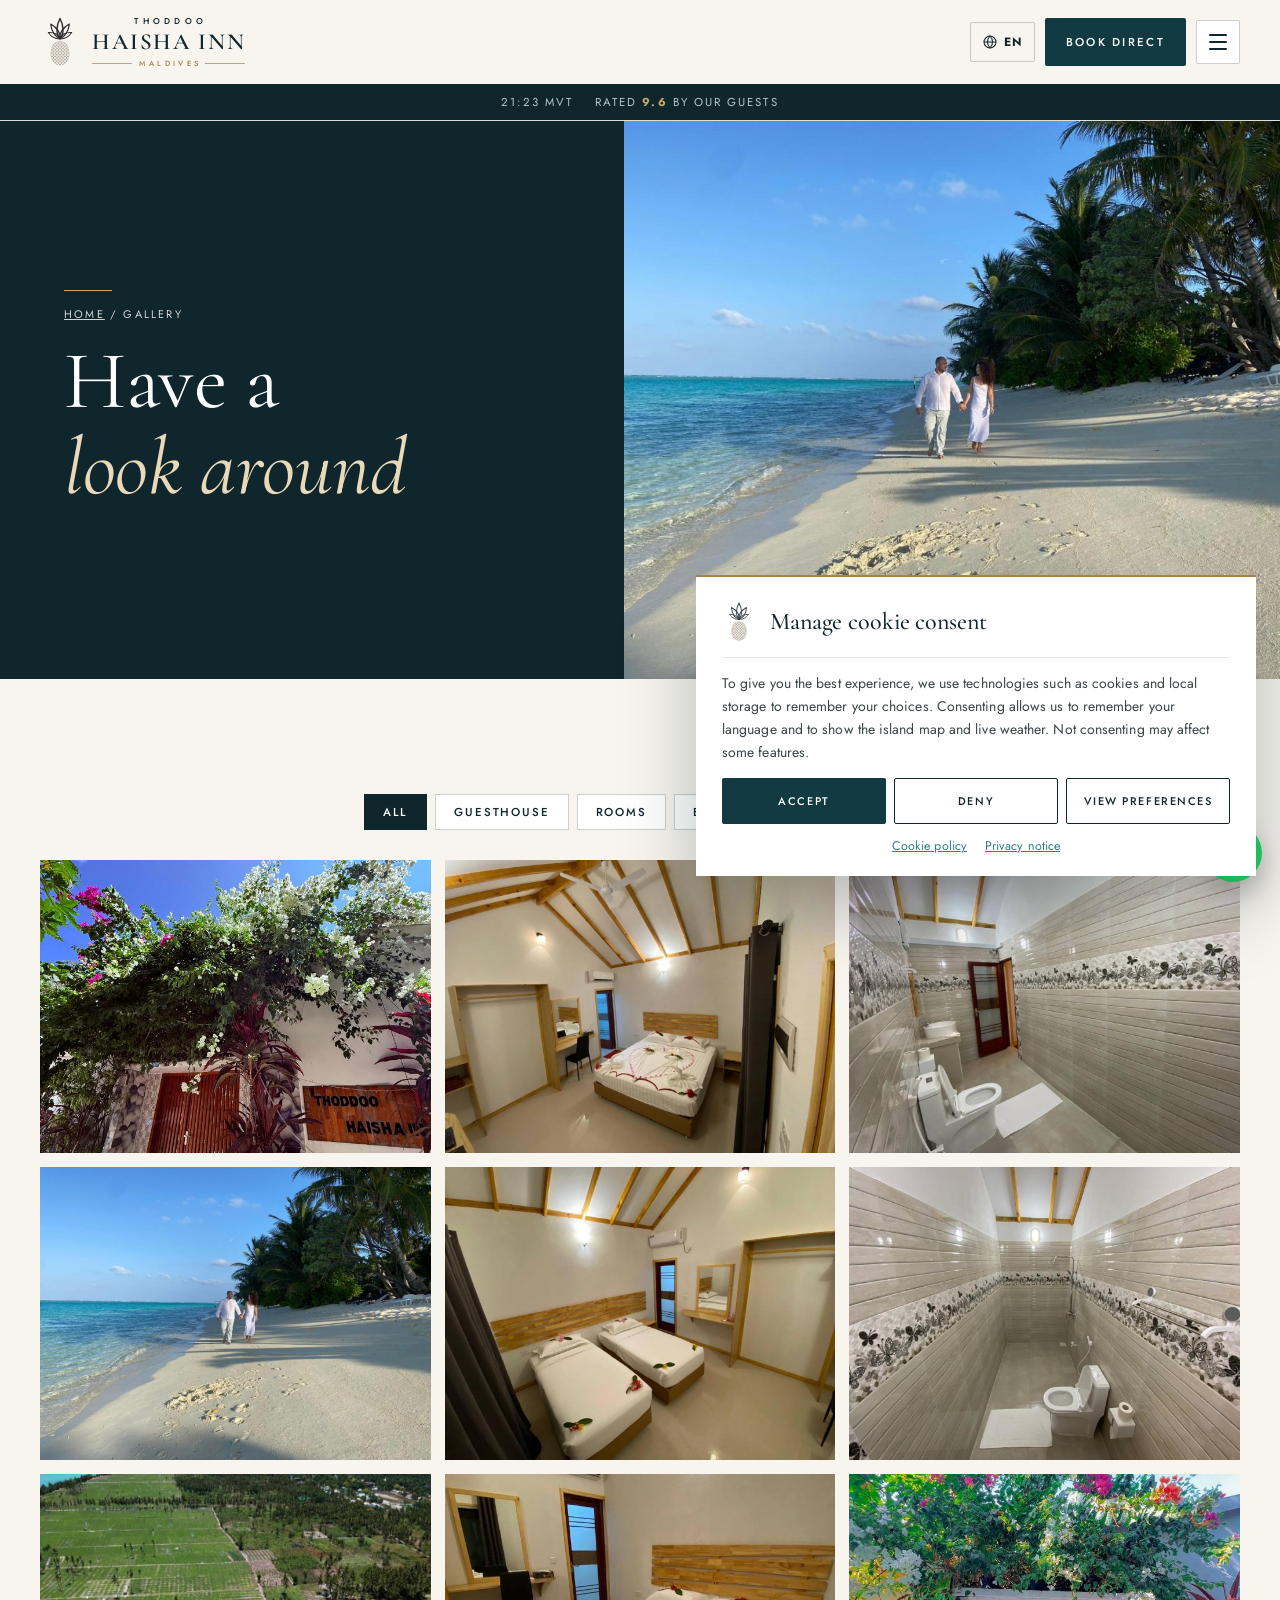
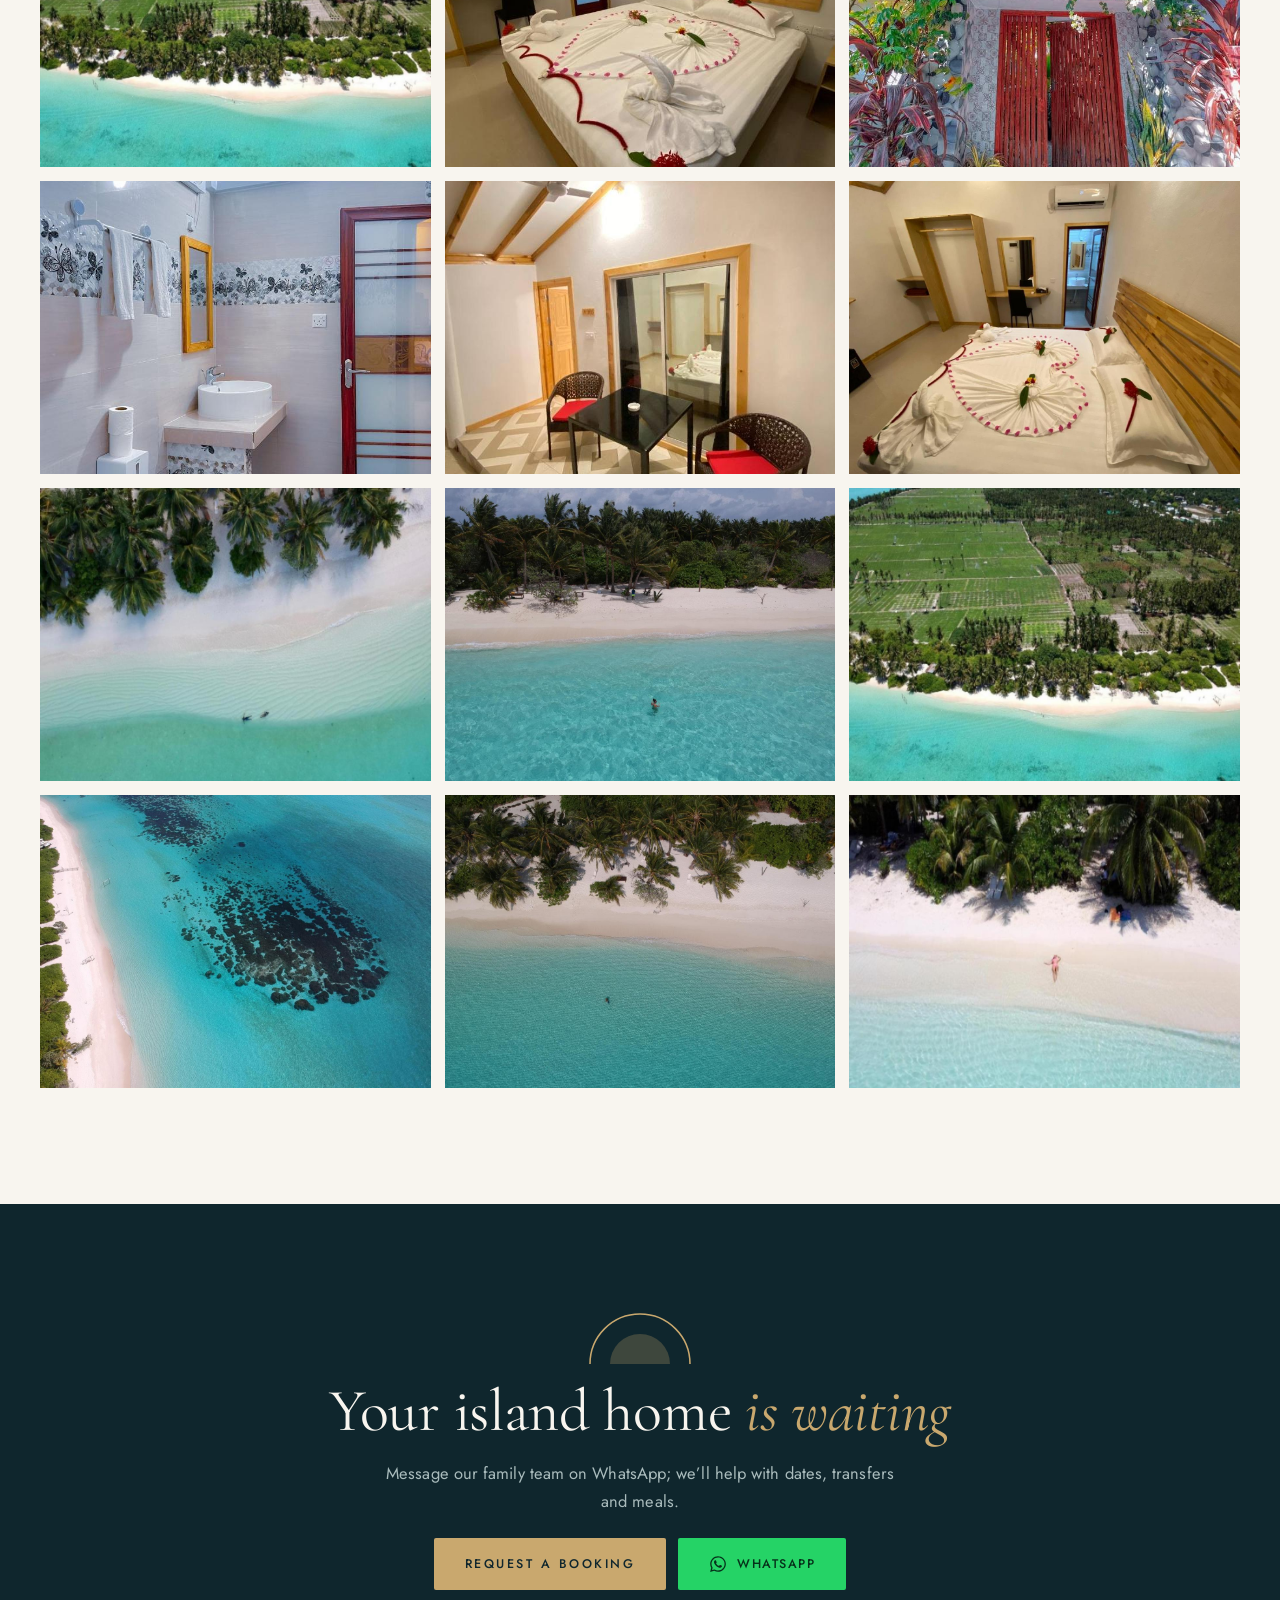
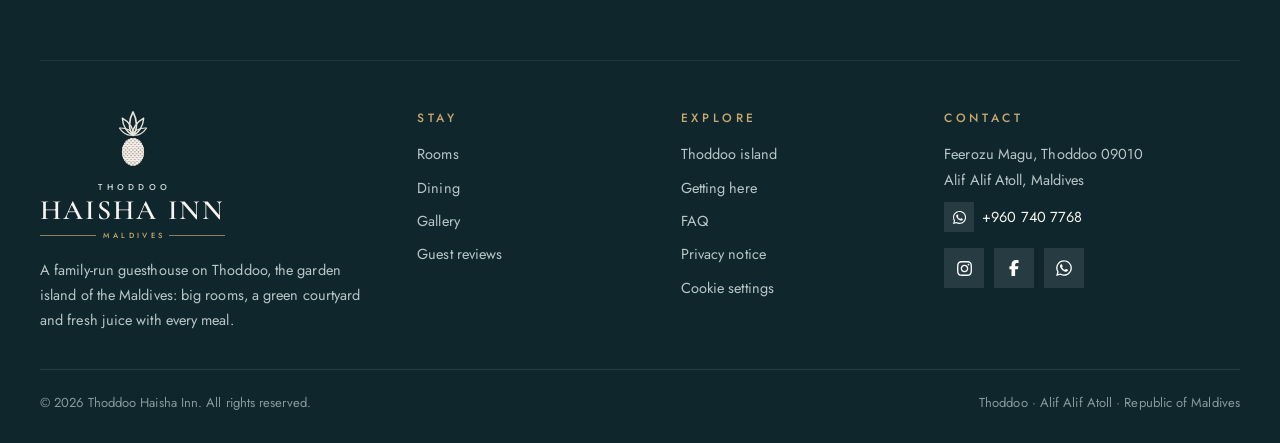
<file: gallery.html>
<!doctype html>
<html lang="en">
<head>
<meta charset="utf-8">
<meta name="viewport" content="width=device-width,initial-scale=1,viewport-fit=cover">
<title>Photo Gallery | Thoddoo Haisha Inn &amp; Thoddoo Island, Maldives</title>
<meta name="description" content="Photos of Thoddoo Haisha Inn: the bougainvillea entrance, spacious rooms and bathrooms, and Thoddoo island's beaches and reef from above.">
<meta name="keywords" content="Thoddoo Haisha Inn, Haisha Inn Thoddoo, Thoddoo guesthouse, family-run guesthouse Maldives, where to stay in Thoddoo, Thoddoo island Maldives, Alif Alif Atoll, budget guesthouse Thoddoo, seaplane to Thoddoo, how to get to Thoddoo, Thoddoo speedboat, Thoddoo bikini beach, North Ari Atoll guesthouse">
<meta name="theme-color" content="#0F262D">
<meta property="og:type" content="website">
<meta property="og:site_name" content="Thoddoo Haisha Inn">
<meta property="og:title" content="Photo Gallery | Thoddoo Haisha Inn &amp; Thoddoo Island, Maldives">
<meta property="og:description" content="Photos of Thoddoo Haisha Inn: the bougainvillea entrance, spacious rooms and bathrooms, and Thoddoo island&#x27;s beaches and reef from above.">
<meta property="og:image" content="https://haishainnthoddoo.com/assets/p04.jpg">
<meta name="twitter:card" content="summary_large_image">
<meta name="robots" content="index,follow,max-image-preview:large">
<link rel="canonical" href="https://haishainnthoddoo.com/gallery.html">
<meta property="og:url" content="https://haishainnthoddoo.com/gallery.html">
<meta property="og:locale" content="en_GB">
<meta name="twitter:title" content="Photo Gallery | Thoddoo Haisha Inn &amp; Thoddoo Island, Maldives">
<meta name="twitter:description" content="Photos of Thoddoo Haisha Inn: the bougainvillea entrance, spacious rooms and bathrooms, and Thoddoo island&#x27;s beaches and reef from above.">
<meta name="twitter:image" content="https://haishainnthoddoo.com/assets/p04.jpg">
<meta name="geo.region" content="MV-02">
<meta name="geo.placename" content="Thoddoo, Alif Alif Atoll, Maldives">
<meta name="geo.position" content="4.436254;72.962651">
<meta name="ICBM" content="4.436254, 72.962651">
<link rel="icon" type="image/svg+xml" href="logo-mark.svg">
<link rel="preconnect" href="https://fonts.googleapis.com">
<link rel="preconnect" href="https://fonts.gstatic.com" crossorigin>
<link rel="stylesheet" href="https://fonts.googleapis.com/css2?family=Cormorant+Garamond:ital,wght@0,400;0,500;0,600;1,400;1,500&family=Jost:wght@300;400;500;600;700&display=swap">
<link rel="stylesheet" href="style.css">
<script type="application/ld+json">
{"@context":"https://schema.org","@graph":[{"@type":"Hotel","name":"Thoddoo Haisha Inn","description":"Family-run guesthouse on Thoddoo island, Alif Alif Atoll, Maldives, with spacious balcony rooms, a green courtyard, buffet breakfast with fresh juice, seaplane and speedboat transfers arranged, bike rental and a short walk to the bikini beach.","address":{"@type":"PostalAddress","streetAddress":"Feerozu Magu","addressLocality":"Thoddoo","postalCode":"09010","addressRegion":"Alif Alif Atoll","addressCountry":"MV"},"geo":{"@type":"GeoCoordinates","latitude":4.436254,"longitude":72.962651},"checkinTime":"08:30","checkoutTime":"12:00","petsAllowed":false,"availableLanguage":["English","Russian"],"amenityFeature":[{"@type":"LocationFeatureSpecification","name":"Free Wi-Fi","value":true},{"@type":"LocationFeatureSpecification","name":"Air conditioning","value":true},{"@type":"LocationFeatureSpecification","name":"Garden","value":true},{"@type":"LocationFeatureSpecification","name":"Airport shuttle","value":true},{"@type":"LocationFeatureSpecification","name":"Room service","value":true},{"@type":"LocationFeatureSpecification","name":"Shared kitchen","value":true},{"@type":"LocationFeatureSpecification","name":"Private beach area","value":true}],"aggregateRating":{"@type":"AggregateRating","ratingValue":"9.2","bestRating":"10","worstRating":"1","reviewCount":"213"},"telephone":"+960 740 7768","image":["https://haishainnthoddoo.com/assets/p01.jpg","https://haishainnthoddoo.com/assets/p02.jpg","https://haishainnthoddoo.com/assets/p12.jpg","https://haishainnthoddoo.com/assets/p14.jpg","https://haishainnthoddoo.com/assets/p17.jpg"],"@id":"https://haishainnthoddoo.com/#hotel","url":"https://haishainnthoddoo.com/","alternateName":["Haisha Inn Thoddoo","Haisha Inn","Thoddoo Haisha Inn Guesthouse"],"logo":"https://haishainnthoddoo.com/logo-mark.svg","sameAs":["https://www.instagram.com/thoddoo_haisha_inn/","https://www.facebook.com/100077276923639"],"hasMap":"https://www.google.com/maps?q=4.436254,72.962651","containedInPlace":{"@type":"Place","name":"Thoddoo, Alif Alif Atoll, Maldives"}},{"@type":"WebSite","@id":"https://haishainnthoddoo.com/#website","url":"https://haishainnthoddoo.com/","name":"Thoddoo Haisha Inn","inLanguage":"en","publisher":{"@id":"https://haishainnthoddoo.com/#hotel"}},{"@type":"WebPage","@id":"https://haishainnthoddoo.com/gallery.html#webpage","url":"https://haishainnthoddoo.com/gallery.html","name":"Photo Gallery | Thoddoo Haisha Inn & Thoddoo Island, Maldives","description":"Photos of Thoddoo Haisha Inn: the bougainvillea entrance, spacious rooms and bathrooms, and Thoddoo island's beaches and reef from above.","isPartOf":{"@id":"https://haishainnthoddoo.com/#website"},"about":{"@id":"https://haishainnthoddoo.com/#hotel"},"primaryImageOfPage":"https://haishainnthoddoo.com/assets/p04.jpg","inLanguage":"en"},{"@type":"BreadcrumbList","itemListElement":[{"@type":"ListItem","position":1,"name":"Home","item":"https://haishainnthoddoo.com/"},{"@type":"ListItem","position":2,"name":"Gallery","item":"https://haishainnthoddoo.com/gallery.html"}]}]}
</script>
</head>
<body data-page="gallery">
<svg width="0" height="0" style="position:absolute" aria-hidden="true">
  <defs><clipPath id="pn-clip"><ellipse cx="32" cy="60" rx="15.5" ry="19.5"/></clipPath></defs>
  <symbol id="logo" viewBox="0 0 64 84"><g fill="none" stroke="currentColor" stroke-width="2.3" stroke-linejoin="round"><path d="M32 37C25.5 29 25.5 16 32 4C38.5 16 38.5 29 32 37Z" transform="rotate(-64 32 36) translate(32 36) scale(0.66) translate(-32 -36)"/><path d="M32 37C25.5 29 25.5 16 32 4C38.5 16 38.5 29 32 37Z" transform="rotate(64 32 36) translate(32 36) scale(0.66) translate(-32 -36)"/><path d="M32 37C25.5 29 25.5 16 32 4C38.5 16 38.5 29 32 37Z" transform="rotate(-33 32 36) translate(32 36) scale(0.86) translate(-32 -36)"/><path d="M32 37C25.5 29 25.5 16 32 4C38.5 16 38.5 29 32 37Z" transform="rotate(33 32 36) translate(32 36) scale(0.86) translate(-32 -36)"/><path d="M32 37C25.5 29 25.5 16 32 4C38.5 16 38.5 29 32 37Z" transform="rotate(0 32 36) translate(32 36) scale(1) translate(-32 -36)"/></g><ellipse cx="32" cy="60" rx="15.5" ry="19.5" fill="#B9B0A5"/><path clip-path="url(#pn-clip)" d="M-54.4 36L-6.4 84M-6.4 36L-54.4 84M-49.2 36L-1.2 84M-1.2 36L-49.2 84M-44.0 36L4.0 84M4.0 36L-44.0 84M-38.8 36L9.2 84M9.2 36L-38.8 84M-33.6 36L14.4 84M14.4 36L-33.6 84M-28.4 36L19.6 84M19.6 36L-28.4 84M-23.2 36L24.8 84M24.8 36L-23.2 84M-18.0 36L30.0 84M30.0 36L-18.0 84M-12.8 36L35.2 84M35.2 36L-12.8 84M-7.6 36L40.4 84M40.4 36L-7.6 84M-2.4 36L45.6 84M45.6 36L-2.4 84M2.8 36L50.8 84M50.8 36L2.8 84M8.0 36L56.0 84M56.0 36L8.0 84M13.2 36L61.2 84M61.2 36L13.2 84M18.4 36L66.4 84M66.4 36L18.4 84M23.6 36L71.6 84M71.6 36L23.6 84M28.8 36L76.8 84M76.8 36L28.8 84M34.0 36L82.0 84M82.0 36L34.0 84M39.2 36L87.2 84M87.2 36L39.2 84M44.4 36L92.4 84M92.4 36L44.4 84M49.6 36L97.6 84M97.6 36L49.6 84M54.8 36L102.8 84M102.8 36L54.8 84M60.0 36L108.0 84M108.0 36L60.0 84M65.2 36L113.2 84M113.2 36L65.2 84M70.4 36L118.4 84M118.4 36L70.4 84" stroke="#F4F0E9" stroke-width="1.5" fill="none"/></symbol>
  <symbol id="i-wa" viewBox="0 0 448 512"><path fill="currentColor" d="M380.9 97.1C339 55.1 283.2 32 223.9 32c-122.4 0-222 99.6-222 222 0 39.1 10.2 77.3 29.6 111L0 480l117.7-30.9c32.4 17.7 68.9 27 106.1 27h.1c122.3 0 224.1-99.6 224.1-222 0-59.3-25.2-115-67.1-157zm-157 341.6c-33.2 0-65.7-8.9-94-25.7l-6.7-4-69.8 18.3L72 359.2l-4.4-7c-18.5-29.4-28.2-63.3-28.2-98.2 0-101.7 82.8-184.5 184.6-184.5 49.3 0 95.6 19.2 130.4 54.1 34.8 34.9 56.2 81.2 56.1 130.5 0 101.8-84.9 184.6-186.6 184.6zm101.2-138.2c-5.5-2.8-32.8-16.2-37.9-18-5.1-1.9-8.8-2.8-12.5 2.8-3.7 5.6-14.3 18-17.6 21.8-3.2 3.7-6.5 4.2-12 1.4-32.6-16.3-54-29.1-75.5-66-5.7-9.8 5.7-9.1 16.3-30.3 1.8-3.7.9-6.9-.5-9.7-1.4-2.8-12.5-30.1-17.1-41.2-4.5-10.8-9.1-9.3-12.5-9.5-3.2-.2-6.9-.2-10.6-.2-3.7 0-9.7 1.4-14.8 6.9-5.1 5.6-19.4 19-19.4 46.3 0 27.3 19.9 53.7 22.6 57.4 2.8 3.7 39.1 59.7 94.8 83.8 35.2 15.2 49 16.5 66.6 13.9 10.7-1.6 32.8-13.4 37.4-26.4 4.6-13 4.6-24.1 3.2-26.4-1.3-2.5-5-3.9-10.5-6.6z"/></symbol>
  <symbol id="i-ig" viewBox="0 0 448 512"><path fill="currentColor" d="M224.1 141c-63.6 0-114.9 51.3-114.9 114.9s51.3 114.9 114.9 114.9S339 319.5 339 255.9 287.7 141 224.1 141zm0 189.6c-41.1 0-74.7-33.5-74.7-74.7s33.5-74.7 74.7-74.7 74.7 33.5 74.7 74.7-33.6 74.7-74.7 74.7zm146.4-194.3c0 14.9-12 26.8-26.8 26.8-14.9 0-26.8-12-26.8-26.8s12-26.8 26.8-26.8 26.8 12 26.8 26.8zm76.1 27.2c-1.7-35.9-9.9-67.7-36.2-93.9-26.2-26.2-58-34.4-93.9-36.2-37-2.1-147.9-2.1-184.9 0-35.8 1.7-67.6 9.9-93.9 36.1s-34.4 58-36.2 93.9c-2.1 37-2.1 147.9 0 184.9 1.7 35.9 9.9 67.7 36.2 93.9s58 34.4 93.9 36.2c37 2.1 147.9 2.1 184.9 0 35.9-1.7 67.7-9.9 93.9-36.2 26.2-26.2 34.4-58 36.2-93.9 2.1-37 2.1-147.8 0-184.8zM398.8 388c-7.8 19.6-22.9 34.7-42.6 42.6-29.5 11.7-99.5 9-132.1 9s-102.7 2.6-132.1-9c-19.6-7.8-34.7-22.9-42.6-42.6-11.7-29.5-9-99.5-9-132.1s-2.6-102.7 9-132.1c7.8-19.6 22.9-34.7 42.6-42.6 29.5-11.7 99.5-9 132.1-9s102.7-2.6 132.1 9c19.6 7.8 34.7 22.9 42.6 42.6 11.7 29.5 9 99.5 9 132.1s2.7 102.7-9 132.1z"/></symbol>
  <symbol id="i-viber" viewBox="0 0 512 512"><path fill="currentColor" d="M444 49.9C431.3 38.2 379.9.9 265.3.4c0 0-135.1-8.1-200.9 52.3C27.8 89.3 14.9 143 13.5 209.5c-1.4 66.5-3.1 191.1 117 224.9h.1l-.1 51.6s-.8 20.9 13 25.1c16.6 5.2 26.4-10.7 42.3-27.8 8.7-9.4 20.7-23.2 29.8-33.7 82.2 6.9 145.3-8.9 152.5-11.2 16.6-5.4 110.5-17.4 125.7-142 15.8-128.6-7.6-209.8-49.8-246.5zM457.9 287c-12.9 104-89 110.6-103 115.1-6 1.9-61.5 15.7-131.2 11.2 0 0-52 62.7-68.2 79-5.3 5.3-11.1 4.8-11-5.7 0-6.9.4-85.7.4-85.7-.1 0-.1 0 0 0-101.8-28.2-95.8-134.3-94.7-189.8 1.1-55.5 11.6-101 42.6-131.6 55.7-50.5 170.4-43 170.4-43 96.9.4 143.3 29.6 154.1 39.4 35.7 30.6 53.9 103.8 40.6 211.1zm-139-80.8c.4 8.6-12.5 9.2-12.9.6-1.1-22-11.4-32.7-32.6-33.9-8.6-.5-7.8-13.4.7-12.9 27.9 1.5 43.4 17.5 44.8 46.2zm20.3 11.3c1-42.4-25.5-75.6-75.8-79.3-8.5-.6-7.6-13.5.9-12.9 58 4.2 88.9 44.1 87.8 92.5-.1 8.6-13.1 8.2-12.9-.3zm47 13.4c.1 8.6-12.9 8.7-12.9.1-.6-81.5-54.9-125.9-120.8-126.4-8.5-.1-8.5-12.9 0-12.9 73.7.5 133 51.4 133.7 139.2zM374.9 329v.2c-10.8 19-31 40-51.8 33.3l-.2-.3c-21.1-5.9-70.8-31.5-102.2-56.5-16.2-12.8-31-27.9-42.4-42.4-10.3-12.9-20.7-28.2-30.8-46.6-21.3-38.5-26-55.7-26-55.7-6.7-20.8 14.2-41 33.3-51.8h.2c9.2-4.8 18-3.2 23.9 3.9 0 0 12.4 14.8 17.7 22.1 5 6.8 11.7 17.7 15.2 23.8 6.1 10.9 2.3 22-3.7 26.6l-12 9.6c-6.1 4.9-5.3 14-5.3 14s17.8 67.3 84.3 84.3c0 0 9.1.8 14-5.3l9.6-12c4.6-6 15.7-9.8 26.6-3.7 14.7 8.3 33.4 21.2 45.8 32.9 7 5.7 8.6 14.4 3.8 23.6z"/></symbol>
  <symbol id="i-fb" viewBox="0 0 320 512"><path fill="currentColor" d="M80 299.3V512H196V299.3h86.5l18-97.8H196V166.9c0-51.7 20.3-71.5 72.7-71.5c16.3 0 29.4 .4 37 1.2V7.9C291.4 4 256.4 0 236.2 0C129.3 0 80 50.5 80 159.4v42.1H14v97.8H80z"/></symbol>
  <symbol id="i-mail" viewBox="0 0 24 24"><g fill="none" stroke="currentColor" stroke-width="1.5" stroke-linecap="round" stroke-linejoin="round"><rect x="3" y="5" width="18" height="14" rx="2"/><path d="M3 7l9 6 9-6"/></g></symbol>
  <symbol id="i-pin" viewBox="0 0 24 24"><g fill="none" stroke="currentColor" stroke-width="1.5" stroke-linejoin="round"><path d="M12 21s-7-6.2-7-11.5A7 7 0 0 1 19 9.5C19 14.8 12 21 12 21z"/><circle cx="12" cy="9.5" r="2.5"/></g></symbol>
  <symbol id="i-phone" viewBox="0 0 24 24"><path fill="none" stroke="currentColor" stroke-width="1.5" stroke-linejoin="round" d="M5 4h4l2 5-2.5 1.5a11 11 0 0 0 5 5L15 13l5 2v4a2 2 0 0 1-2 2A16 16 0 0 1 3 6a2 2 0 0 1 2-2"/></symbol>
  <symbol id="i-clock" viewBox="0 0 24 24"><g fill="none" stroke="currentColor" stroke-width="1.5" stroke-linecap="round"><circle cx="12" cy="12" r="9"/><path d="M12 7v5l3 2"/></g></symbol>
  <symbol id="u-star" viewBox="0 0 24 24"><path fill="none" stroke="currentColor" stroke-width="1.4" stroke-linejoin="round" d="M12 3l2.7 5.6 6.1.9-4.4 4.3 1 6.1L12 17l-5.4 2.9 1-6.1-4.4-4.3 6.1-.9z"/></symbol>
  <symbol id="u-bal" viewBox="0 0 24 24"><g fill="none" stroke="currentColor" stroke-width="1.4" stroke-linecap="round"><path d="M5 3h14v9H5zM12 3v9M3 12h18M5 12v9M9.5 12v9M14.5 12v9M19 12v9M3 21h18"/></g></symbol>
  <symbol id="u-walk" viewBox="0 0 24 24"><g fill="none" stroke="currentColor" stroke-width="1.4" stroke-linecap="round" stroke-linejoin="round"><circle cx="13" cy="4" r="1.8"/><path d="M10 21l2-6 3 3v3M9 11l3-3 3 3 2 1M12 8l-1 7M7 13l2-2"/><path d="M2 21c2 0 2-1 4-1"/></g></symbol>
  <symbol id="u-fam" viewBox="0 0 24 24"><g fill="none" stroke="currentColor" stroke-width="1.4" stroke-linecap="round"><circle cx="7" cy="6" r="2.2"/><circle cx="17" cy="6" r="2.2"/><circle cx="12" cy="12" r="1.7"/><path d="M3 20v-5a4 4 0 0 1 8 0M13 15a4 4 0 0 1 8 0v5M9.5 20v-2.5a2.5 2.5 0 0 1 5 0V20"/></g></symbol>
  <symbol id="u-bike" viewBox="0 0 24 24"><g fill="none" stroke="currentColor" stroke-width="1.4" stroke-linecap="round" stroke-linejoin="round"><circle cx="5.5" cy="16" r="3.5"/><circle cx="18.5" cy="16" r="3.5"/><path d="M5.5 16l4-7h6.5l2.5 7M9.5 9L12 16h1.5L16 9M8 6.5h3M15 6h2.5"/></g></symbol>
  <symbol id="u-boat" viewBox="0 0 24 24"><g fill="none" stroke="currentColor" stroke-width="1.4" stroke-linecap="round" stroke-linejoin="round"><path d="M3 14h18l-2.5 4.5H5.5z"/><path d="M6 14V9h8l3 5M9 9V6.5M2 21c1.5 0 1.5-1 3-1s1.5 1 3 1 1.5-1 3-1 1.5 1 3 1 1.5-1 3-1 1.5 1 3 1"/></g></symbol>
  <symbol id="u-food" viewBox="0 0 24 24"><g fill="none" stroke="currentColor" stroke-width="1.4" stroke-linecap="round" stroke-linejoin="round"><path d="M4 3v7a2 2 0 0 0 4 0V3M6 10v11M16 3c-2 0-3 2.5-3 6s1 4 3 4v8M16 3v18"/></g></symbol>
  <symbol id="u-wifi" viewBox="0 0 24 24"><g fill="none" stroke="currentColor" stroke-width="1.4" stroke-linecap="round"><path d="M2.5 9a14 14 0 0 1 19 0M5.5 12.5a9.5 9.5 0 0 1 13 0M8.5 16a5 5 0 0 1 7 0"/><circle cx="12" cy="19.2" r="1" fill="currentColor"/></g></symbol>
  <symbol id="u-snow" viewBox="0 0 24 24"><g fill="none" stroke="currentColor" stroke-width="1.4" stroke-linecap="round"><path d="M12 2v20M4.5 6.5l15 11M19.5 6.5l-15 11M9 3.5l3 2.5 3-2.5M9 20.5l3-2.5 3 2.5"/></g></symbol>
  <symbol id="u-desk" viewBox="0 0 24 24"><g fill="none" stroke="currentColor" stroke-width="1.4" stroke-linecap="round"><path d="M3 18h18M5 18a7 7 0 0 1 14 0M12 9V7M10 7h4"/></g></symbol>
  <symbol id="u-bell" viewBox="0 0 24 24"><g fill="none" stroke="currentColor" stroke-width="1.4" stroke-linecap="round"><path d="M3 17h18M4.5 17a7.5 7.5 0 0 1 15 0M12 9.5V8M7 20h10"/></g></symbol>
  <symbol id="u-leaf" viewBox="0 0 24 24"><g fill="none" stroke="currentColor" stroke-width="1.4" stroke-linecap="round" stroke-linejoin="round"><path d="M5 19c0-8 5-14 15-15-1 10-7 15-15 15zM5 19l8-8"/></g></symbol>
  <symbol id="u-wash" viewBox="0 0 24 24"><g fill="none" stroke="currentColor" stroke-width="1.4"><rect x="4" y="3" width="16" height="18" rx="2"/><circle cx="12" cy="13" r="4.5"/><path d="M7 6.5h2"/></g></symbol>
  <symbol id="u-cash" viewBox="0 0 24 24"><g fill="none" stroke="currentColor" stroke-width="1.4"><rect x="2.5" y="6" width="19" height="12" rx="2"/><circle cx="12" cy="12" r="2.8"/></g></symbol>
  <symbol id="u-lang" viewBox="0 0 24 24"><g fill="none" stroke="currentColor" stroke-width="1.4"><circle cx="12" cy="12" r="9"/><path d="M3 12h18M12 3c2.5 2.6 3.8 5.6 3.8 9s-1.3 6.4-3.8 9c-2.5-2.6-3.8-5.6-3.8-9S9.5 5.6 12 3z"/></g></symbol>
  <symbol id="u-nosmoke" viewBox="0 0 24 24"><g fill="none" stroke="currentColor" stroke-width="1.4" stroke-linecap="round"><circle cx="12" cy="12" r="9"/><path d="M5.6 5.6l12.8 12.8M7 13h7M16 13h1"/></g></symbol>
</svg>

<a class="skip" href="#main">Skip to content</a>
<div class="progress" aria-hidden="true"><i></i></div>

<header class="site-h">
  <div class="wrap">
    <a class="logo" href="index.html" aria-label="Thoddoo Haisha Inn, Maldives, home"><svg class="logo-svg" aria-hidden="true"><use href="#logo"/></svg><span class="logo-t"><small class="l1">THODDOO</small><b>HAISHA INN</b><small class="l2">MALDIVES</small></span></a>
    <nav class="nav nav-m" id="nav" aria-label="Main">
      <a href="index.html" data-p="home">Home</a><a href="rooms.html" data-p="rooms">Rooms</a><a href="dining.html" data-p="dining">Dining</a><a href="experiences.html" data-p="experiences">Thoddoo</a><a href="reviews.html" data-p="reviews">Reviews</a><a href="plan.html" data-p="plan">Plan Your Trip</a><a href="gallery.html" data-p="gallery">Gallery</a><a href="contact.html" data-p="contact">Contact Us</a>
    </nav>
    <a class="btn btn-sun hdr-cta" href="contact.html#book">Book direct</a>
    <button class="burger" type="button" aria-label="Menu" aria-expanded="false" aria-controls="nav"><i></i><i></i><i></i></button>
  </div>
  <div class="sunbar"><span id="mvt"></span><span id="wx" hidden></span><span>Rated <b>9.6</b> by our guests</span></div>
</header>

<main id="main" tabindex="-1">
<section class="phero">
  <img src="assets/p04.jpg" alt="Couple walking on a white Thoddoo beach">
  <div class="wrap">
    <span class="crumbs"><a href="index.html">Home</a> / <span>Gallery</span></span>
    <h1>Have a <em>look around</em></h1>
  </div>
</section>
<section class="band">
  <div class="wrap">
    <div class="filters" role="group" aria-label="Filter photos">
      <button type="button" class="on" aria-pressed="true" data-cat="all">All</button>
      <button type="button" aria-pressed="false" data-cat="exterior">Guesthouse</button>
      <button type="button" aria-pressed="false" data-cat="rooms">Rooms</button>
      <button type="button" aria-pressed="false" data-cat="bath">Bathrooms</button>
      <button type="button" aria-pressed="false" data-cat="island">Thoddoo</button>
    </div>
    <div class="gal" id="gal"></div>
  </div>
</section>

</main>

<footer class="site-f">
  <div class="wrap">
    <div class="f-cta">
      <svg class="f-sun" viewBox="0 0 120 60" aria-hidden="true"><path d="M10 60a50 50 0 0 1 100 0" fill="none" stroke="currentColor" stroke-width="1.5"/><path d="M30 60a30 30 0 0 1 60 0" fill="currentColor" opacity=".25"/></svg>
      <h2>Your island home <em>is waiting</em></h2>
      <p>Message our family team on WhatsApp; we’ll help with dates, transfers and meals.</p>
      <div class="row"><a class="btn btn-sun" href="contact.html#book">Request a booking</a><a class="btn btn-wa" data-link="whatsapp" href="contact.html" target="_blank" rel="noopener"><svg width="18" height="18" aria-hidden="true"><use href="#i-wa"/></svg>WhatsApp</a></div>
    </div>
    <div class="ft">
      <div>
        <a class="logo ft-logo" href="index.html" aria-label="Thoddoo Haisha Inn, Maldives, home"><svg class="logo-svg" aria-hidden="true"><use href="#logo"/></svg><span class="logo-t"><small class="l1">THODDOO</small><b>HAISHA INN</b><small class="l2">MALDIVES</small></span></a>
        <p>A family-run guesthouse on Thoddoo, the garden island of the Maldives: big rooms, a green courtyard and fresh juice with every meal.</p>
      </div>
      <div>
        <h4>Stay</h4>
        <nav aria-label="Stay"><a href="rooms.html">Rooms</a><a href="dining.html">Dining</a><a href="gallery.html">Gallery</a><a href="reviews.html">Guest reviews</a></nav>
      </div>
      <div>
        <h4>Explore</h4>
        <nav aria-label="Explore"><a href="experiences.html">Thoddoo island</a><a href="plan.html">Getting here</a><a href="plan.html#faq">FAQ</a><a href="privacy.html">Privacy notice</a><a href="privacy.html#cookies" data-cookie-settings>Cookie settings</a></nav>
      </div>
      <div>
        <h4>Contact</h4>
        <address class="ft-contact">
          <span>Feerozu Magu, Thoddoo 09010<br>Alif Alif Atoll, Maldives</span>
          <span class="fc-line"><a class="fc-ico" data-link="whatsapp" href="contact.html" target="_blank" rel="noopener" aria-label="WhatsApp"><svg width="15" height="15" aria-hidden="true"><use href="#i-wa"/></svg></a><a class="fc-txt" data-link="phone" data-text="phone" href="contact.html"></a></span>
          <span class="fc-line"><a class="fc-ico" data-link="email" href="contact.html" aria-label="Email"><svg width="15" height="15" aria-hidden="true"><use href="#i-mail"/></svg></a><a class="fc-txt" data-link="email" data-text="email" href="contact.html"></a></span>
        </address>
        <div class="social" aria-label="Follow us">
          <a data-link="instagram" href="contact.html" target="_blank" rel="noopener" aria-label="Instagram"><svg width="17" height="17" aria-hidden="true"><use href="#i-ig"/></svg></a>
          <a data-link="facebook" href="contact.html" target="_blank" rel="noopener" aria-label="Facebook"><svg width="16" height="16" aria-hidden="true"><use href="#i-fb"/></svg></a>
          <a data-link="viber" href="contact.html" aria-label="Viber"><svg width="18" height="18" aria-hidden="true"><use href="#i-viber"/></svg></a>
          <a data-link="whatsapp" href="contact.html" target="_blank" rel="noopener" aria-label="WhatsApp"><svg width="18" height="18" aria-hidden="true"><use href="#i-wa"/></svg></a>
        </div>
      </div>
    </div>
    <div class="fb"><span>© <span data-year>2026</span> <span>Thoddoo Haisha Inn. All rights reserved.</span></span><span>Thoddoo · Alif Alif Atoll · Republic of Maldives</span></div>
  </div>
</footer>

<div class="mbar" role="region" aria-label="Quick booking">
  <a class="btn btn-sun" href="contact.html#book">Check availability</a>
  <a class="btn btn-wa" data-link="whatsapp" href="contact.html" target="_blank" rel="noopener" aria-label="WhatsApp us"><svg width="20" height="20" aria-hidden="true"><use href="#i-wa"/></svg></a>
</div>
<a class="fab" data-link="whatsapp" href="contact.html" target="_blank" rel="noopener" aria-label="Chat with us on WhatsApp"><svg width="28" height="28" aria-hidden="true"><use href="#i-wa"/></svg></a>
<script src="i18n.js"></script>
<script src="site.js"></script>
</body>
</html>
</file>
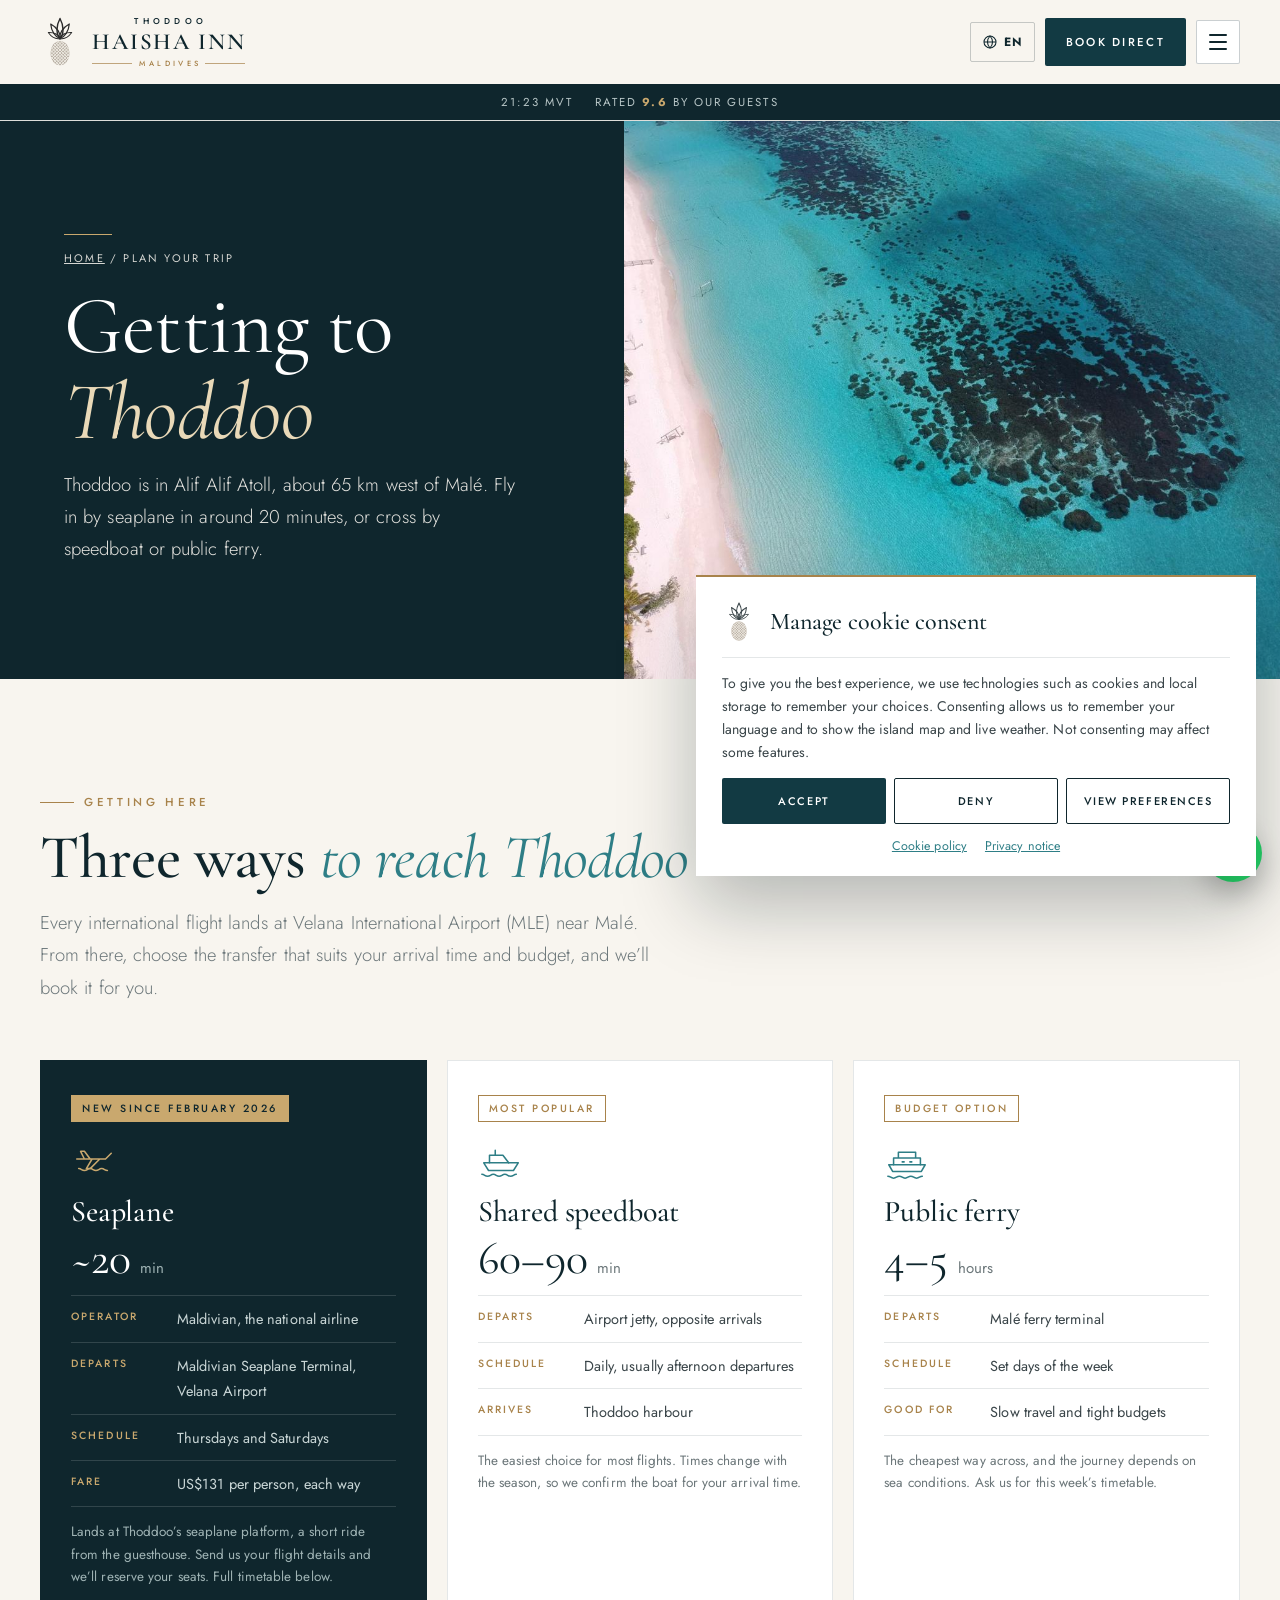
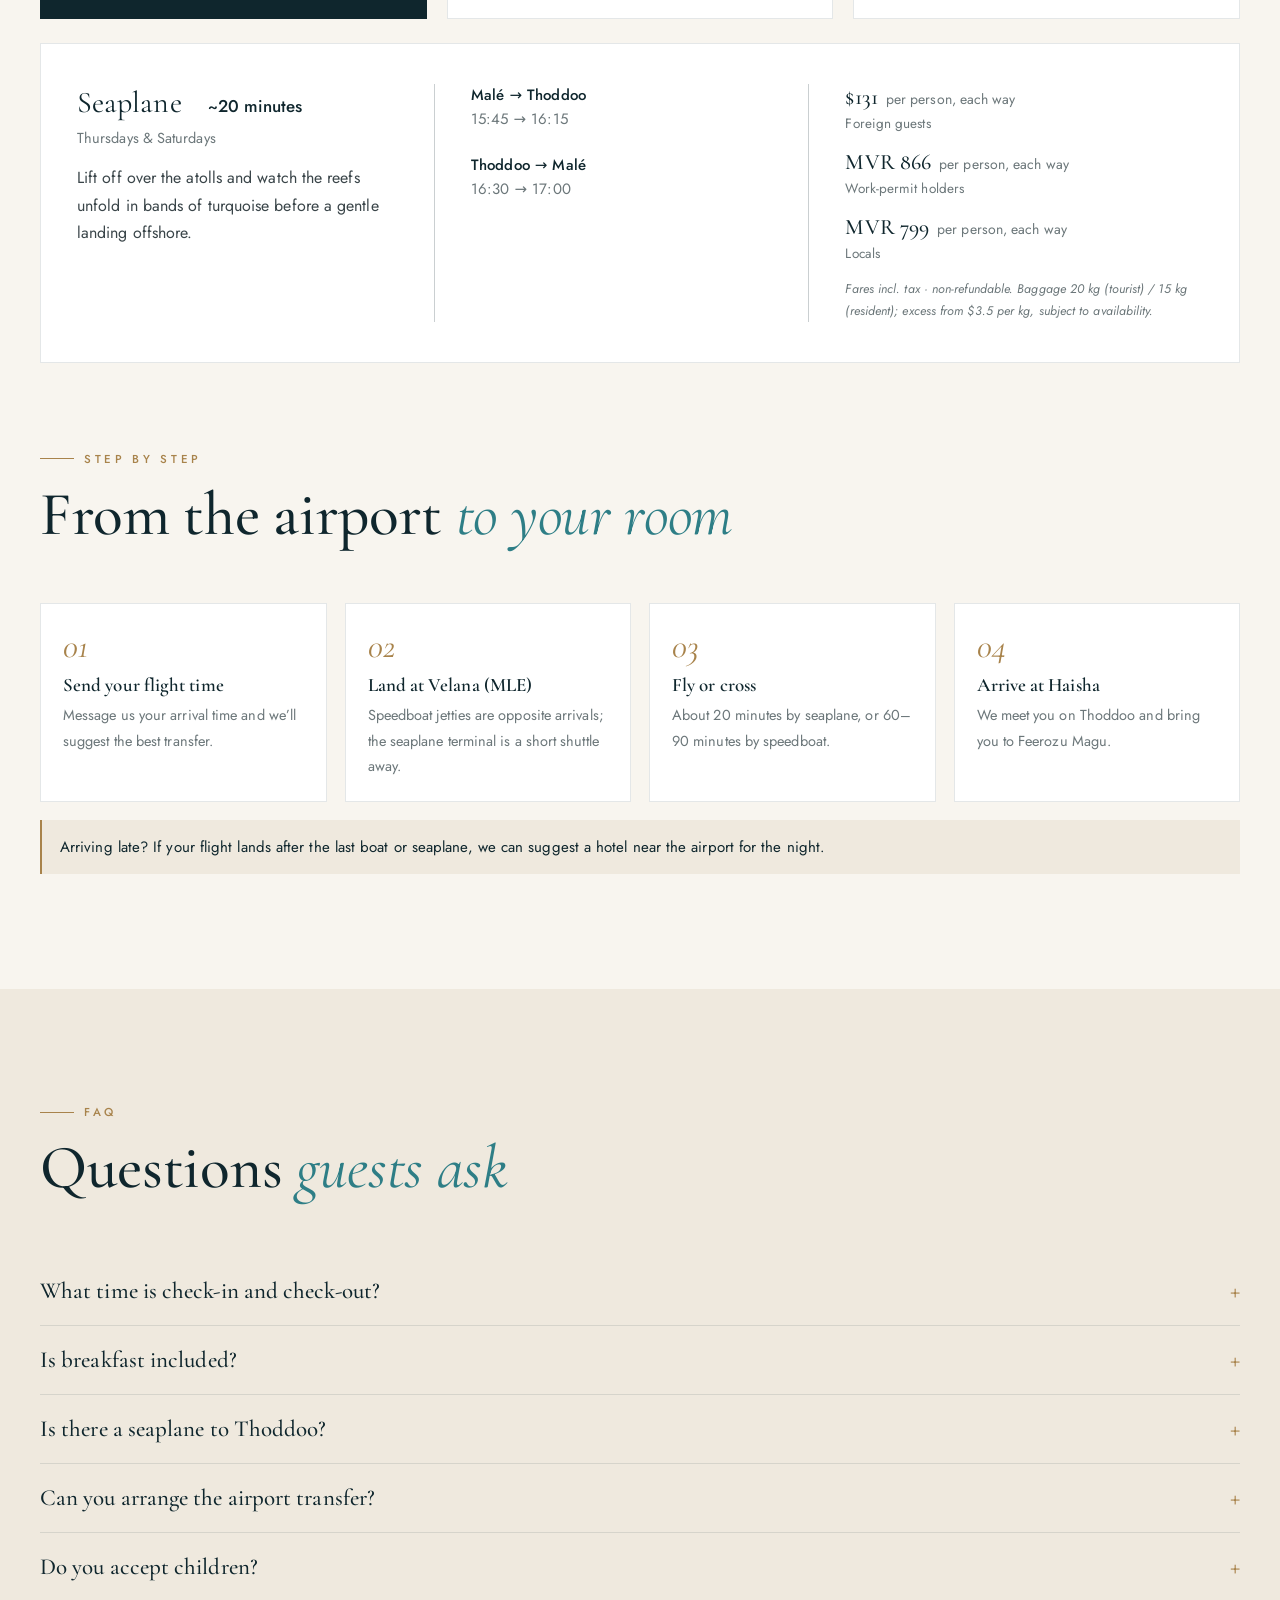
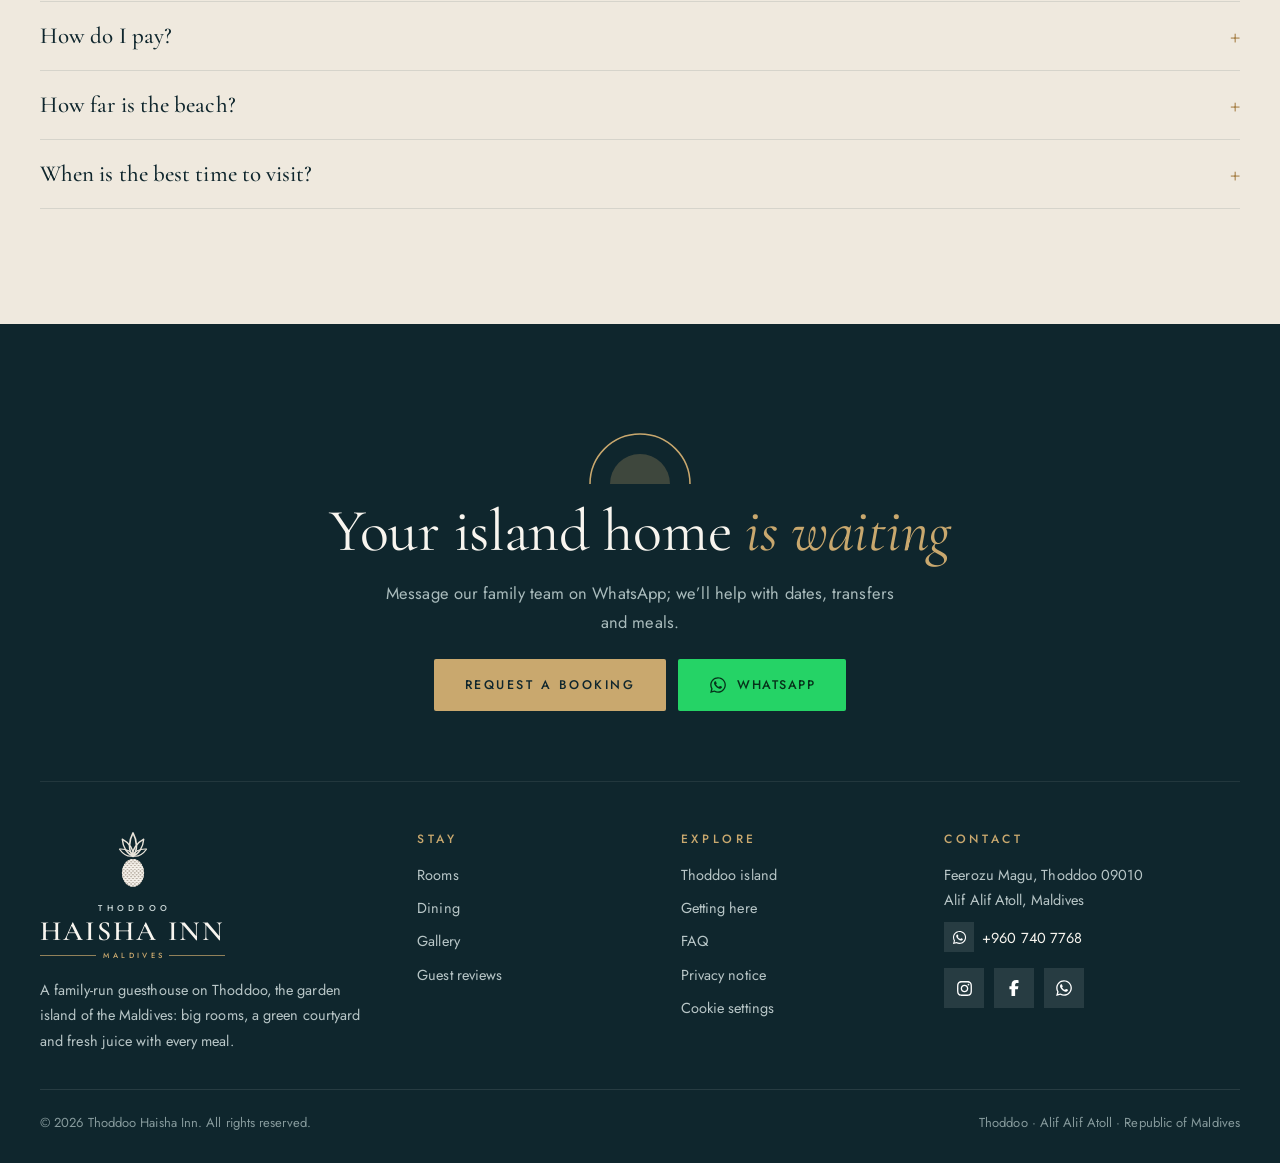
<file: plan.html>
<!doctype html>
<html lang="en">
<head>
<meta charset="utf-8">
<meta name="viewport" content="width=device-width,initial-scale=1,viewport-fit=cover">
<title>How to Get to Thoddoo, Maldives | Seaplane, Speedboat &amp; Ferry Guide</title>
<meta name="description" content="How to reach Thoddoo from Velana Airport: the new 20-minute Maldivian seaplane (since February 2026), 60–90 minute shared speedboats and the public ferry, plus FAQs for your stay at Thoddoo Haisha Inn.">
<meta name="keywords" content="Thoddoo Haisha Inn, Haisha Inn Thoddoo, Thoddoo guesthouse, family-run guesthouse Maldives, where to stay in Thoddoo, Thoddoo island Maldives, Alif Alif Atoll, budget guesthouse Thoddoo, seaplane to Thoddoo, how to get to Thoddoo, Thoddoo speedboat, Thoddoo bikini beach, North Ari Atoll guesthouse">
<meta name="theme-color" content="#0F262D">
<meta property="og:type" content="website">
<meta property="og:site_name" content="Thoddoo Haisha Inn">
<meta property="og:title" content="How to Get to Thoddoo, Maldives | Seaplane, Speedboat &amp; Ferry Guide">
<meta property="og:description" content="How to reach Thoddoo from Velana Airport: the new 20-minute Maldivian seaplane (since February 2026), 60–90 minute shared speedboats and the public ferry, plus FAQs for your stay at Thoddoo Haisha Inn.">
<meta property="og:image" content="https://haishainnthoddoo.com/assets/p16.jpg">
<meta name="twitter:card" content="summary_large_image">
<meta name="robots" content="index,follow,max-image-preview:large">
<link rel="canonical" href="https://haishainnthoddoo.com/plan.html">
<meta property="og:url" content="https://haishainnthoddoo.com/plan.html">
<meta property="og:locale" content="en_GB">
<meta name="twitter:title" content="How to Get to Thoddoo, Maldives | Seaplane, Speedboat &amp; Ferry Guide">
<meta name="twitter:description" content="How to reach Thoddoo from Velana Airport: the new 20-minute Maldivian seaplane (since February 2026), 60–90 minute shared speedboats and the public ferry, plus FAQs for your stay at Thoddoo Haisha Inn.">
<meta name="twitter:image" content="https://haishainnthoddoo.com/assets/p16.jpg">
<meta name="geo.region" content="MV-02">
<meta name="geo.placename" content="Thoddoo, Alif Alif Atoll, Maldives">
<meta name="geo.position" content="4.436254;72.962651">
<meta name="ICBM" content="4.436254, 72.962651">
<link rel="icon" type="image/svg+xml" href="logo-mark.svg">
<link rel="preconnect" href="https://fonts.googleapis.com">
<link rel="preconnect" href="https://fonts.gstatic.com" crossorigin>
<link rel="stylesheet" href="https://fonts.googleapis.com/css2?family=Cormorant+Garamond:ital,wght@0,400;0,500;0,600;1,400;1,500&family=Jost:wght@300;400;500;600;700&display=swap">
<link rel="stylesheet" href="style.css">
<script type="application/ld+json">
{"@context":"https://schema.org","@graph":[{"@type":"Hotel","name":"Thoddoo Haisha Inn","description":"Family-run guesthouse on Thoddoo island, Alif Alif Atoll, Maldives, with spacious balcony rooms, a green courtyard, buffet breakfast with fresh juice, seaplane and speedboat transfers arranged, bike rental and a short walk to the bikini beach.","address":{"@type":"PostalAddress","streetAddress":"Feerozu Magu","addressLocality":"Thoddoo","postalCode":"09010","addressRegion":"Alif Alif Atoll","addressCountry":"MV"},"geo":{"@type":"GeoCoordinates","latitude":4.436254,"longitude":72.962651},"checkinTime":"08:30","checkoutTime":"12:00","petsAllowed":false,"availableLanguage":["English","Russian"],"amenityFeature":[{"@type":"LocationFeatureSpecification","name":"Free Wi-Fi","value":true},{"@type":"LocationFeatureSpecification","name":"Air conditioning","value":true},{"@type":"LocationFeatureSpecification","name":"Garden","value":true},{"@type":"LocationFeatureSpecification","name":"Airport shuttle","value":true},{"@type":"LocationFeatureSpecification","name":"Room service","value":true},{"@type":"LocationFeatureSpecification","name":"Shared kitchen","value":true},{"@type":"LocationFeatureSpecification","name":"Private beach area","value":true}],"aggregateRating":{"@type":"AggregateRating","ratingValue":"9.2","bestRating":"10","worstRating":"1","reviewCount":"213"},"telephone":"+960 740 7768","image":["https://haishainnthoddoo.com/assets/p01.jpg","https://haishainnthoddoo.com/assets/p02.jpg","https://haishainnthoddoo.com/assets/p12.jpg","https://haishainnthoddoo.com/assets/p14.jpg","https://haishainnthoddoo.com/assets/p17.jpg"],"@id":"https://haishainnthoddoo.com/#hotel","url":"https://haishainnthoddoo.com/","alternateName":["Haisha Inn Thoddoo","Haisha Inn","Thoddoo Haisha Inn Guesthouse"],"logo":"https://haishainnthoddoo.com/logo-mark.svg","sameAs":["https://www.instagram.com/thoddoo_haisha_inn/","https://www.facebook.com/100077276923639"],"hasMap":"https://www.google.com/maps?q=4.436254,72.962651","containedInPlace":{"@type":"Place","name":"Thoddoo, Alif Alif Atoll, Maldives"}},{"@type":"WebSite","@id":"https://haishainnthoddoo.com/#website","url":"https://haishainnthoddoo.com/","name":"Thoddoo Haisha Inn","inLanguage":"en","publisher":{"@id":"https://haishainnthoddoo.com/#hotel"}},{"@type":"WebPage","@id":"https://haishainnthoddoo.com/plan.html#webpage","url":"https://haishainnthoddoo.com/plan.html","name":"How to Get to Thoddoo, Maldives | Seaplane, Speedboat & Ferry Guide","description":"How to reach Thoddoo from Velana Airport: the new 20-minute Maldivian seaplane (since February 2026), 60–90 minute shared speedboats and the public ferry, plus FAQs for your stay at Thoddoo Haisha Inn.","isPartOf":{"@id":"https://haishainnthoddoo.com/#website"},"about":{"@id":"https://haishainnthoddoo.com/#hotel"},"primaryImageOfPage":"https://haishainnthoddoo.com/assets/p16.jpg","inLanguage":"en"},{"@type":"BreadcrumbList","itemListElement":[{"@type":"ListItem","position":1,"name":"Home","item":"https://haishainnthoddoo.com/"},{"@type":"ListItem","position":2,"name":"Plan your trip","item":"https://haishainnthoddoo.com/plan.html"}]},{"@type":"FAQPage","mainEntity":[{"@type":"Question","name":"What time is check-in and check-out?","acceptedAnswer":{"@type":"Answer","text":"Check-in is from 08:30 to 23:30 and check-out is until 12:00."}},{"@type":"Question","name":"Is breakfast included?","acceptedAnswer":{"@type":"Answer","text":"Breakfast is served from 8:00. Whether it is included depends on the rate you book; ask us when you request your dates."}},{"@type":"Question","name":"Is there a seaplane to Thoddoo?","acceptedAnswer":{"@type":"Answer","text":"Yes. Maldivian flies a scheduled seaplane from Velana Airport to Thoddoo on Thursdays and Saturdays, taking about 20 minutes. It leaves Malé at 15:45 and lands at 16:15; the return leaves Thoddoo at 16:30. The fare for foreign guests is US$131 per person each way, including tax and non-refundable. We can reserve your seats."}},{"@type":"Question","name":"Can you arrange the airport transfer?","acceptedAnswer":{"@type":"Answer","text":"Yes. Send us your flight time and we’ll arrange your seaplane or speedboat to Thoddoo and meet you when you arrive."}},{"@type":"Question","name":"Do you accept children?","acceptedAnswer":{"@type":"Answer","text":"Children are welcome. We don’t have cots or extra beds, but the double bed is large and kids’ meals are available."}},{"@type":"Question","name":"How do I pay?","acceptedAnswer":{"@type":"Answer","text":"We accept payment in US dollars (USD) or euros (EUR) only. Payment is settled directly with the guesthouse; nothing is charged on this website."}},{"@type":"Question","name":"How far is the beach?","acceptedAnswer":{"@type":"Answer","text":"The tourist beach is about a 15-minute walk or a few minutes by bike. Bikes can be rented at the guesthouse."}},{"@type":"Question","name":"When is the best time to visit?","acceptedAnswer":{"@type":"Answer","text":"December to April is the dry season with calm seas. May to November brings more rain but fewer visitors and great value."}}]}]}
</script>
</head>
<body data-page="plan">
<svg width="0" height="0" style="position:absolute" aria-hidden="true">
  <defs><clipPath id="pn-clip"><ellipse cx="32" cy="60" rx="15.5" ry="19.5"/></clipPath></defs>
  <symbol id="logo" viewBox="0 0 64 84"><g fill="none" stroke="currentColor" stroke-width="2.3" stroke-linejoin="round"><path d="M32 37C25.5 29 25.5 16 32 4C38.5 16 38.5 29 32 37Z" transform="rotate(-64 32 36) translate(32 36) scale(0.66) translate(-32 -36)"/><path d="M32 37C25.5 29 25.5 16 32 4C38.5 16 38.5 29 32 37Z" transform="rotate(64 32 36) translate(32 36) scale(0.66) translate(-32 -36)"/><path d="M32 37C25.5 29 25.5 16 32 4C38.5 16 38.5 29 32 37Z" transform="rotate(-33 32 36) translate(32 36) scale(0.86) translate(-32 -36)"/><path d="M32 37C25.5 29 25.5 16 32 4C38.5 16 38.5 29 32 37Z" transform="rotate(33 32 36) translate(32 36) scale(0.86) translate(-32 -36)"/><path d="M32 37C25.5 29 25.5 16 32 4C38.5 16 38.5 29 32 37Z" transform="rotate(0 32 36) translate(32 36) scale(1) translate(-32 -36)"/></g><ellipse cx="32" cy="60" rx="15.5" ry="19.5" fill="#B9B0A5"/><path clip-path="url(#pn-clip)" d="M-54.4 36L-6.4 84M-6.4 36L-54.4 84M-49.2 36L-1.2 84M-1.2 36L-49.2 84M-44.0 36L4.0 84M4.0 36L-44.0 84M-38.8 36L9.2 84M9.2 36L-38.8 84M-33.6 36L14.4 84M14.4 36L-33.6 84M-28.4 36L19.6 84M19.6 36L-28.4 84M-23.2 36L24.8 84M24.8 36L-23.2 84M-18.0 36L30.0 84M30.0 36L-18.0 84M-12.8 36L35.2 84M35.2 36L-12.8 84M-7.6 36L40.4 84M40.4 36L-7.6 84M-2.4 36L45.6 84M45.6 36L-2.4 84M2.8 36L50.8 84M50.8 36L2.8 84M8.0 36L56.0 84M56.0 36L8.0 84M13.2 36L61.2 84M61.2 36L13.2 84M18.4 36L66.4 84M66.4 36L18.4 84M23.6 36L71.6 84M71.6 36L23.6 84M28.8 36L76.8 84M76.8 36L28.8 84M34.0 36L82.0 84M82.0 36L34.0 84M39.2 36L87.2 84M87.2 36L39.2 84M44.4 36L92.4 84M92.4 36L44.4 84M49.6 36L97.6 84M97.6 36L49.6 84M54.8 36L102.8 84M102.8 36L54.8 84M60.0 36L108.0 84M108.0 36L60.0 84M65.2 36L113.2 84M113.2 36L65.2 84M70.4 36L118.4 84M118.4 36L70.4 84" stroke="#F4F0E9" stroke-width="1.5" fill="none"/></symbol>
  <symbol id="i-wa" viewBox="0 0 448 512"><path fill="currentColor" d="M380.9 97.1C339 55.1 283.2 32 223.9 32c-122.4 0-222 99.6-222 222 0 39.1 10.2 77.3 29.6 111L0 480l117.7-30.9c32.4 17.7 68.9 27 106.1 27h.1c122.3 0 224.1-99.6 224.1-222 0-59.3-25.2-115-67.1-157zm-157 341.6c-33.2 0-65.7-8.9-94-25.7l-6.7-4-69.8 18.3L72 359.2l-4.4-7c-18.5-29.4-28.2-63.3-28.2-98.2 0-101.7 82.8-184.5 184.6-184.5 49.3 0 95.6 19.2 130.4 54.1 34.8 34.9 56.2 81.2 56.1 130.5 0 101.8-84.9 184.6-186.6 184.6zm101.2-138.2c-5.5-2.8-32.8-16.2-37.9-18-5.1-1.9-8.8-2.8-12.5 2.8-3.7 5.6-14.3 18-17.6 21.8-3.2 3.7-6.5 4.2-12 1.4-32.6-16.3-54-29.1-75.5-66-5.7-9.8 5.7-9.1 16.3-30.3 1.8-3.7.9-6.9-.5-9.7-1.4-2.8-12.5-30.1-17.1-41.2-4.5-10.8-9.1-9.3-12.5-9.5-3.2-.2-6.9-.2-10.6-.2-3.7 0-9.7 1.4-14.8 6.9-5.1 5.6-19.4 19-19.4 46.3 0 27.3 19.9 53.7 22.6 57.4 2.8 3.7 39.1 59.7 94.8 83.8 35.2 15.2 49 16.5 66.6 13.9 10.7-1.6 32.8-13.4 37.4-26.4 4.6-13 4.6-24.1 3.2-26.4-1.3-2.5-5-3.9-10.5-6.6z"/></symbol>
  <symbol id="i-ig" viewBox="0 0 448 512"><path fill="currentColor" d="M224.1 141c-63.6 0-114.9 51.3-114.9 114.9s51.3 114.9 114.9 114.9S339 319.5 339 255.9 287.7 141 224.1 141zm0 189.6c-41.1 0-74.7-33.5-74.7-74.7s33.5-74.7 74.7-74.7 74.7 33.5 74.7 74.7-33.6 74.7-74.7 74.7zm146.4-194.3c0 14.9-12 26.8-26.8 26.8-14.9 0-26.8-12-26.8-26.8s12-26.8 26.8-26.8 26.8 12 26.8 26.8zm76.1 27.2c-1.7-35.9-9.9-67.7-36.2-93.9-26.2-26.2-58-34.4-93.9-36.2-37-2.1-147.9-2.1-184.9 0-35.8 1.7-67.6 9.9-93.9 36.1s-34.4 58-36.2 93.9c-2.1 37-2.1 147.9 0 184.9 1.7 35.9 9.9 67.7 36.2 93.9s58 34.4 93.9 36.2c37 2.1 147.9 2.1 184.9 0 35.9-1.7 67.7-9.9 93.9-36.2 26.2-26.2 34.4-58 36.2-93.9 2.1-37 2.1-147.8 0-184.8zM398.8 388c-7.8 19.6-22.9 34.7-42.6 42.6-29.5 11.7-99.5 9-132.1 9s-102.7 2.6-132.1-9c-19.6-7.8-34.7-22.9-42.6-42.6-11.7-29.5-9-99.5-9-132.1s-2.6-102.7 9-132.1c7.8-19.6 22.9-34.7 42.6-42.6 29.5-11.7 99.5-9 132.1-9s102.7-2.6 132.1 9c19.6 7.8 34.7 22.9 42.6 42.6 11.7 29.5 9 99.5 9 132.1s2.7 102.7-9 132.1z"/></symbol>
  <symbol id="i-viber" viewBox="0 0 512 512"><path fill="currentColor" d="M444 49.9C431.3 38.2 379.9.9 265.3.4c0 0-135.1-8.1-200.9 52.3C27.8 89.3 14.9 143 13.5 209.5c-1.4 66.5-3.1 191.1 117 224.9h.1l-.1 51.6s-.8 20.9 13 25.1c16.6 5.2 26.4-10.7 42.3-27.8 8.7-9.4 20.7-23.2 29.8-33.7 82.2 6.9 145.3-8.9 152.5-11.2 16.6-5.4 110.5-17.4 125.7-142 15.8-128.6-7.6-209.8-49.8-246.5zM457.9 287c-12.9 104-89 110.6-103 115.1-6 1.9-61.5 15.7-131.2 11.2 0 0-52 62.7-68.2 79-5.3 5.3-11.1 4.8-11-5.7 0-6.9.4-85.7.4-85.7-.1 0-.1 0 0 0-101.8-28.2-95.8-134.3-94.7-189.8 1.1-55.5 11.6-101 42.6-131.6 55.7-50.5 170.4-43 170.4-43 96.9.4 143.3 29.6 154.1 39.4 35.7 30.6 53.9 103.8 40.6 211.1zm-139-80.8c.4 8.6-12.5 9.2-12.9.6-1.1-22-11.4-32.7-32.6-33.9-8.6-.5-7.8-13.4.7-12.9 27.9 1.5 43.4 17.5 44.8 46.2zm20.3 11.3c1-42.4-25.5-75.6-75.8-79.3-8.5-.6-7.6-13.5.9-12.9 58 4.2 88.9 44.1 87.8 92.5-.1 8.6-13.1 8.2-12.9-.3zm47 13.4c.1 8.6-12.9 8.7-12.9.1-.6-81.5-54.9-125.9-120.8-126.4-8.5-.1-8.5-12.9 0-12.9 73.7.5 133 51.4 133.7 139.2zM374.9 329v.2c-10.8 19-31 40-51.8 33.3l-.2-.3c-21.1-5.9-70.8-31.5-102.2-56.5-16.2-12.8-31-27.9-42.4-42.4-10.3-12.9-20.7-28.2-30.8-46.6-21.3-38.5-26-55.7-26-55.7-6.7-20.8 14.2-41 33.3-51.8h.2c9.2-4.8 18-3.2 23.9 3.9 0 0 12.4 14.8 17.7 22.1 5 6.8 11.7 17.7 15.2 23.8 6.1 10.9 2.3 22-3.7 26.6l-12 9.6c-6.1 4.9-5.3 14-5.3 14s17.8 67.3 84.3 84.3c0 0 9.1.8 14-5.3l9.6-12c4.6-6 15.7-9.8 26.6-3.7 14.7 8.3 33.4 21.2 45.8 32.9 7 5.7 8.6 14.4 3.8 23.6z"/></symbol>
  <symbol id="i-fb" viewBox="0 0 320 512"><path fill="currentColor" d="M80 299.3V512H196V299.3h86.5l18-97.8H196V166.9c0-51.7 20.3-71.5 72.7-71.5c16.3 0 29.4 .4 37 1.2V7.9C291.4 4 256.4 0 236.2 0C129.3 0 80 50.5 80 159.4v42.1H14v97.8H80z"/></symbol>
  <symbol id="i-mail" viewBox="0 0 24 24"><g fill="none" stroke="currentColor" stroke-width="1.5" stroke-linecap="round" stroke-linejoin="round"><rect x="3" y="5" width="18" height="14" rx="2"/><path d="M3 7l9 6 9-6"/></g></symbol>
  <symbol id="i-pin" viewBox="0 0 24 24"><g fill="none" stroke="currentColor" stroke-width="1.5" stroke-linejoin="round"><path d="M12 21s-7-6.2-7-11.5A7 7 0 0 1 19 9.5C19 14.8 12 21 12 21z"/><circle cx="12" cy="9.5" r="2.5"/></g></symbol>
  <symbol id="i-phone" viewBox="0 0 24 24"><path fill="none" stroke="currentColor" stroke-width="1.5" stroke-linejoin="round" d="M5 4h4l2 5-2.5 1.5a11 11 0 0 0 5 5L15 13l5 2v4a2 2 0 0 1-2 2A16 16 0 0 1 3 6a2 2 0 0 1 2-2"/></symbol>
  <symbol id="i-clock" viewBox="0 0 24 24"><g fill="none" stroke="currentColor" stroke-width="1.5" stroke-linecap="round"><circle cx="12" cy="12" r="9"/><path d="M12 7v5l3 2"/></g></symbol>
  <symbol id="u-star" viewBox="0 0 24 24"><path fill="none" stroke="currentColor" stroke-width="1.4" stroke-linejoin="round" d="M12 3l2.7 5.6 6.1.9-4.4 4.3 1 6.1L12 17l-5.4 2.9 1-6.1-4.4-4.3 6.1-.9z"/></symbol>
  <symbol id="u-bal" viewBox="0 0 24 24"><g fill="none" stroke="currentColor" stroke-width="1.4" stroke-linecap="round"><path d="M5 3h14v9H5zM12 3v9M3 12h18M5 12v9M9.5 12v9M14.5 12v9M19 12v9M3 21h18"/></g></symbol>
  <symbol id="u-walk" viewBox="0 0 24 24"><g fill="none" stroke="currentColor" stroke-width="1.4" stroke-linecap="round" stroke-linejoin="round"><circle cx="13" cy="4" r="1.8"/><path d="M10 21l2-6 3 3v3M9 11l3-3 3 3 2 1M12 8l-1 7M7 13l2-2"/><path d="M2 21c2 0 2-1 4-1"/></g></symbol>
  <symbol id="u-fam" viewBox="0 0 24 24"><g fill="none" stroke="currentColor" stroke-width="1.4" stroke-linecap="round"><circle cx="7" cy="6" r="2.2"/><circle cx="17" cy="6" r="2.2"/><circle cx="12" cy="12" r="1.7"/><path d="M3 20v-5a4 4 0 0 1 8 0M13 15a4 4 0 0 1 8 0v5M9.5 20v-2.5a2.5 2.5 0 0 1 5 0V20"/></g></symbol>
  <symbol id="u-bike" viewBox="0 0 24 24"><g fill="none" stroke="currentColor" stroke-width="1.4" stroke-linecap="round" stroke-linejoin="round"><circle cx="5.5" cy="16" r="3.5"/><circle cx="18.5" cy="16" r="3.5"/><path d="M5.5 16l4-7h6.5l2.5 7M9.5 9L12 16h1.5L16 9M8 6.5h3M15 6h2.5"/></g></symbol>
  <symbol id="u-boat" viewBox="0 0 24 24"><g fill="none" stroke="currentColor" stroke-width="1.4" stroke-linecap="round" stroke-linejoin="round"><path d="M3 14h18l-2.5 4.5H5.5z"/><path d="M6 14V9h8l3 5M9 9V6.5M2 21c1.5 0 1.5-1 3-1s1.5 1 3 1 1.5-1 3-1 1.5 1 3 1 1.5-1 3-1 1.5 1 3 1"/></g></symbol>
  <symbol id="u-food" viewBox="0 0 24 24"><g fill="none" stroke="currentColor" stroke-width="1.4" stroke-linecap="round" stroke-linejoin="round"><path d="M4 3v7a2 2 0 0 0 4 0V3M6 10v11M16 3c-2 0-3 2.5-3 6s1 4 3 4v8M16 3v18"/></g></symbol>
  <symbol id="u-wifi" viewBox="0 0 24 24"><g fill="none" stroke="currentColor" stroke-width="1.4" stroke-linecap="round"><path d="M2.5 9a14 14 0 0 1 19 0M5.5 12.5a9.5 9.5 0 0 1 13 0M8.5 16a5 5 0 0 1 7 0"/><circle cx="12" cy="19.2" r="1" fill="currentColor"/></g></symbol>
  <symbol id="u-snow" viewBox="0 0 24 24"><g fill="none" stroke="currentColor" stroke-width="1.4" stroke-linecap="round"><path d="M12 2v20M4.5 6.5l15 11M19.5 6.5l-15 11M9 3.5l3 2.5 3-2.5M9 20.5l3-2.5 3 2.5"/></g></symbol>
  <symbol id="u-desk" viewBox="0 0 24 24"><g fill="none" stroke="currentColor" stroke-width="1.4" stroke-linecap="round"><path d="M3 18h18M5 18a7 7 0 0 1 14 0M12 9V7M10 7h4"/></g></symbol>
  <symbol id="u-bell" viewBox="0 0 24 24"><g fill="none" stroke="currentColor" stroke-width="1.4" stroke-linecap="round"><path d="M3 17h18M4.5 17a7.5 7.5 0 0 1 15 0M12 9.5V8M7 20h10"/></g></symbol>
  <symbol id="u-leaf" viewBox="0 0 24 24"><g fill="none" stroke="currentColor" stroke-width="1.4" stroke-linecap="round" stroke-linejoin="round"><path d="M5 19c0-8 5-14 15-15-1 10-7 15-15 15zM5 19l8-8"/></g></symbol>
  <symbol id="u-wash" viewBox="0 0 24 24"><g fill="none" stroke="currentColor" stroke-width="1.4"><rect x="4" y="3" width="16" height="18" rx="2"/><circle cx="12" cy="13" r="4.5"/><path d="M7 6.5h2"/></g></symbol>
  <symbol id="u-cash" viewBox="0 0 24 24"><g fill="none" stroke="currentColor" stroke-width="1.4"><rect x="2.5" y="6" width="19" height="12" rx="2"/><circle cx="12" cy="12" r="2.8"/></g></symbol>
  <symbol id="u-lang" viewBox="0 0 24 24"><g fill="none" stroke="currentColor" stroke-width="1.4"><circle cx="12" cy="12" r="9"/><path d="M3 12h18M12 3c2.5 2.6 3.8 5.6 3.8 9s-1.3 6.4-3.8 9c-2.5-2.6-3.8-5.6-3.8-9S9.5 5.6 12 3z"/></g></symbol>
  <symbol id="u-nosmoke" viewBox="0 0 24 24"><g fill="none" stroke="currentColor" stroke-width="1.4" stroke-linecap="round"><circle cx="12" cy="12" r="9"/><path d="M5.6 5.6l12.8 12.8M7 13h7M16 13h1"/></g></symbol>
</svg>

<a class="skip" href="#main">Skip to content</a>
<div class="progress" aria-hidden="true"><i></i></div>

<header class="site-h">
  <div class="wrap">
    <a class="logo" href="index.html" aria-label="Thoddoo Haisha Inn, Maldives, home"><svg class="logo-svg" aria-hidden="true"><use href="#logo"/></svg><span class="logo-t"><small class="l1">THODDOO</small><b>HAISHA INN</b><small class="l2">MALDIVES</small></span></a>
    <nav class="nav nav-m" id="nav" aria-label="Main">
      <a href="index.html" data-p="home">Home</a><a href="rooms.html" data-p="rooms">Rooms</a><a href="dining.html" data-p="dining">Dining</a><a href="experiences.html" data-p="experiences">Thoddoo</a><a href="reviews.html" data-p="reviews">Reviews</a><a href="plan.html" data-p="plan">Plan Your Trip</a><a href="gallery.html" data-p="gallery">Gallery</a><a href="contact.html" data-p="contact">Contact Us</a>
    </nav>
    <a class="btn btn-sun hdr-cta" href="contact.html#book">Book direct</a>
    <button class="burger" type="button" aria-label="Menu" aria-expanded="false" aria-controls="nav"><i></i><i></i><i></i></button>
  </div>
  <div class="sunbar"><span id="mvt"></span><span id="wx" hidden></span><span>Rated <b>9.6</b> by our guests</span></div>
</header>

<main id="main" tabindex="-1">
<section class="phero">
  <img src="assets/p16.jpg" alt="Reef and turquoise water off Thoddoo seen from the air">
  <div class="wrap">
    <span class="crumbs"><a href="index.html">Home</a> / <span>Plan your trip</span></span>
    <h1>Getting to <em>Thoddoo</em></h1>
    <p class="lead">Thoddoo is in Alif Alif Atoll, about 65 km west of Malé. Fly in by seaplane in around 20 minutes, or cross by speedboat or public ferry.</p>
  </div>
</section>

<section class="band">
  <div class="wrap">
    <div class="head rv"><span class="eyebrow">Getting here</span><h2 class="h2">Three ways <em>to reach Thoddoo</em></h2><p class="lead">Every international flight lands at Velana International Airport (MLE) near Malé. From there, choose the transfer that suits your arrival time and budget, and we’ll book it for you.</p></div>
    <div class="ways rv">
      <article class="way way-new">
        <span class="tag">New since February 2026</span>
        <svg class="way-ico" viewBox="0 0 48 48" aria-hidden="true"><g fill="none" stroke="currentColor" stroke-width="1.6" stroke-linecap="round" stroke-linejoin="round"><path d="M6 24h30l6-6M14 24l-4-8h4l6 8M22 24l-6 10h4l10-10"/><path d="M8 34c3 0 3 2 6 2s3-2 6-2 3 2 6 2 3-2 6-2 3 2 6 2"/></g></svg>
        <h3>Seaplane</h3>
        <p class="way-time"><b>~20</b> min</p>
        <ul>
          <li><span>Operator</span>Maldivian, the national airline</li>
          <li><span>Departs</span>Maldivian Seaplane Terminal, Velana Airport</li>
          <li><span>Schedule</span>Thursdays and Saturdays</li>
          <li><span>Fare</span>US$131 per person, each way</li>
        </ul>
        <p class="way-note">Lands at Thoddoo’s seaplane platform, a short ride from the guesthouse. Send us your flight details and we’ll reserve your seats. Full timetable below.</p>
      </article>
      <article class="way">
        <span class="tag">Most popular</span>
        <svg class="way-ico" viewBox="0 0 48 48" aria-hidden="true"><g fill="none" stroke="currentColor" stroke-width="1.6" stroke-linecap="round" stroke-linejoin="round"><path d="M6 28h36l-5 8H11z"/><path d="M12 28v-8h14l6 8M18 20v-5"/><path d="M4 40c3 0 3 2 6 2s3-2 6-2 3 2 6 2 3-2 6-2 3 2 6 2 3-2 6-2"/></g></svg>
        <h3>Shared speedboat</h3>
        <p class="way-time"><b>60–90</b> min</p>
        <ul>
          <li><span>Departs</span>Airport jetty, opposite arrivals</li>
          <li><span>Schedule</span>Daily, usually afternoon departures</li>
          <li><span>Arrives</span>Thoddoo harbour</li>
        </ul>
        <p class="way-note">The easiest choice for most flights. Times change with the season, so we confirm the boat for your arrival time.</p>
      </article>
      <article class="way">
        <span class="tag">Budget option</span>
        <svg class="way-ico" viewBox="0 0 48 48" aria-hidden="true"><g fill="none" stroke="currentColor" stroke-width="1.6" stroke-linecap="round" stroke-linejoin="round"><path d="M5 30h38l-4 7H9z"/><path d="M10 30v-7h28v7M15 23v-6h18v6M19 27h2M27 27h2"/><path d="M4 42c3 0 3 2 6 2s3-2 6-2 3 2 6 2 3-2 6-2 3 2 6 2 3-2 6-2"/></g></svg>
        <h3>Public ferry</h3>
        <p class="way-time"><b>4–5</b> hours</p>
        <ul>
          <li><span>Departs</span>Malé ferry terminal</li>
          <li><span>Schedule</span>Set days of the week</li>
          <li><span>Good for</span>Slow travel and tight budgets</li>
        </ul>
        <p class="way-note">The cheapest way across, and the journey depends on sea conditions. Ask us for this week’s timetable.</p>
      </article>
    </div>


    <div class="sp rv" id="seaplane">
      <div class="sp-a">
        <p class="sp-h"><span>Seaplane</span><b>~20 minutes</b></p>
        <p class="sp-days">Thursdays &amp; Saturdays</p>
        <p class="sp-txt">Lift off over the atolls and watch the reefs unfold in bands of turquoise before a gentle landing offshore.</p>
      </div>
      <div class="sp-b">
        <div><b>Malé → Thoddoo</b><span>15:45 → 16:15</span></div>
        <div><b>Thoddoo → Malé</b><span>16:30 → 17:00</span></div>
      </div>
      <div class="sp-c">
        <div><p><b>$131</b> per person, each way</p><span>Foreign guests</span></div>
        <div><p><b>MVR 866</b> per person, each way</p><span>Work-permit holders</span></div>
        <div><p><b>MVR 799</b> per person, each way</p><span>Locals</span></div>
        <p class="sp-fine">Fares incl. tax · non-refundable. Baggage 20 kg (tourist) / 15 kg (resident); excess from $3.5 per kg, subject to availability.</p>
      </div>
    </div>

    <div class="head rv" style="margin-top:clamp(56px,7vw,88px)"><span class="eyebrow">Step by step</span><h2 class="h2">From the airport <em>to your room</em></h2></div>
    <ol class="steps rv">
      <li><b>Send your flight time</b><span>Message us your arrival time and we’ll suggest the best transfer.</span></li>
      <li><b>Land at Velana (MLE)</b><span>Speedboat jetties are opposite arrivals; the seaplane terminal is a short shuttle away.</span></li>
      <li><b>Fly or cross</b><span>About 20 minutes by seaplane, or 60–90 minutes by speedboat.</span></li>
      <li><b>Arrive at Haisha</b><span>We meet you on Thoddoo and bring you to Feerozu Magu.</span></li>
    </ol>
    <p class="note rv">Arriving late? If your flight lands after the last boat or seaplane, we can suggest a hotel near the airport for the night.</p>
  </div>
</section>

<section class="band mist" id="faq">
  <div class="wrap">
    <div class="head rv"><span class="eyebrow">FAQ</span><h2 class="h2">Questions <em>guests ask</em></h2></div>
    <div class="faq rv">
      <details><summary>What time is check-in and check-out?</summary><p>Check-in is from 08:30 to 23:30 and check-out is until 12:00.</p></details>
      <details><summary>Is breakfast included?</summary><p>Breakfast is served from 8:00. Whether it is included depends on the rate you book; ask us when you request your dates.</p></details>
      <details><summary>Is there a seaplane to Thoddoo?</summary><p>Yes. Maldivian flies a scheduled seaplane from Velana Airport to Thoddoo on Thursdays and Saturdays, taking about 20 minutes. It leaves Malé at 15:45 and lands at 16:15; the return leaves Thoddoo at 16:30. The fare for foreign guests is US$131 per person each way, including tax and non-refundable. We can reserve your seats.</p></details>
      <details><summary>Can you arrange the airport transfer?</summary><p>Yes. Send us your flight time and we’ll arrange your seaplane or speedboat to Thoddoo and meet you when you arrive.</p></details>
      <details><summary>Do you accept children?</summary><p>Children are welcome. We don’t have cots or extra beds, but the double bed is large and kids’ meals are available.</p></details>
      <details><summary>How do I pay?</summary><p>We accept payment in US dollars (USD) or euros (EUR) only. Payment is settled directly with the guesthouse; nothing is charged on this website.</p></details>
      <details><summary>How far is the beach?</summary><p>The tourist beach is about a 15-minute walk or a few minutes by bike. Bikes can be rented at the guesthouse.</p></details>
      <details><summary>When is the best time to visit?</summary><p>December to April is the dry season with calm seas. May to November brings more rain but fewer visitors and great value.</p></details>
    </div>
  </div>
</section>

</main>

<footer class="site-f">
  <div class="wrap">
    <div class="f-cta">
      <svg class="f-sun" viewBox="0 0 120 60" aria-hidden="true"><path d="M10 60a50 50 0 0 1 100 0" fill="none" stroke="currentColor" stroke-width="1.5"/><path d="M30 60a30 30 0 0 1 60 0" fill="currentColor" opacity=".25"/></svg>
      <h2>Your island home <em>is waiting</em></h2>
      <p>Message our family team on WhatsApp; we’ll help with dates, transfers and meals.</p>
      <div class="row"><a class="btn btn-sun" href="contact.html#book">Request a booking</a><a class="btn btn-wa" data-link="whatsapp" href="contact.html" target="_blank" rel="noopener"><svg width="18" height="18" aria-hidden="true"><use href="#i-wa"/></svg>WhatsApp</a></div>
    </div>
    <div class="ft">
      <div>
        <a class="logo ft-logo" href="index.html" aria-label="Thoddoo Haisha Inn, Maldives, home"><svg class="logo-svg" aria-hidden="true"><use href="#logo"/></svg><span class="logo-t"><small class="l1">THODDOO</small><b>HAISHA INN</b><small class="l2">MALDIVES</small></span></a>
        <p>A family-run guesthouse on Thoddoo, the garden island of the Maldives: big rooms, a green courtyard and fresh juice with every meal.</p>
      </div>
      <div>
        <h4>Stay</h4>
        <nav aria-label="Stay"><a href="rooms.html">Rooms</a><a href="dining.html">Dining</a><a href="gallery.html">Gallery</a><a href="reviews.html">Guest reviews</a></nav>
      </div>
      <div>
        <h4>Explore</h4>
        <nav aria-label="Explore"><a href="experiences.html">Thoddoo island</a><a href="plan.html">Getting here</a><a href="plan.html#faq">FAQ</a><a href="privacy.html">Privacy notice</a><a href="privacy.html#cookies" data-cookie-settings>Cookie settings</a></nav>
      </div>
      <div>
        <h4>Contact</h4>
        <address class="ft-contact">
          <span>Feerozu Magu, Thoddoo 09010<br>Alif Alif Atoll, Maldives</span>
          <span class="fc-line"><a class="fc-ico" data-link="whatsapp" href="contact.html" target="_blank" rel="noopener" aria-label="WhatsApp"><svg width="15" height="15" aria-hidden="true"><use href="#i-wa"/></svg></a><a class="fc-txt" data-link="phone" data-text="phone" href="contact.html"></a></span>
          <span class="fc-line"><a class="fc-ico" data-link="email" href="contact.html" aria-label="Email"><svg width="15" height="15" aria-hidden="true"><use href="#i-mail"/></svg></a><a class="fc-txt" data-link="email" data-text="email" href="contact.html"></a></span>
        </address>
        <div class="social" aria-label="Follow us">
          <a data-link="instagram" href="contact.html" target="_blank" rel="noopener" aria-label="Instagram"><svg width="17" height="17" aria-hidden="true"><use href="#i-ig"/></svg></a>
          <a data-link="facebook" href="contact.html" target="_blank" rel="noopener" aria-label="Facebook"><svg width="16" height="16" aria-hidden="true"><use href="#i-fb"/></svg></a>
          <a data-link="viber" href="contact.html" aria-label="Viber"><svg width="18" height="18" aria-hidden="true"><use href="#i-viber"/></svg></a>
          <a data-link="whatsapp" href="contact.html" target="_blank" rel="noopener" aria-label="WhatsApp"><svg width="18" height="18" aria-hidden="true"><use href="#i-wa"/></svg></a>
        </div>
      </div>
    </div>
    <div class="fb"><span>© <span data-year>2026</span> <span>Thoddoo Haisha Inn. All rights reserved.</span></span><span>Thoddoo · Alif Alif Atoll · Republic of Maldives</span></div>
  </div>
</footer>

<div class="mbar" role="region" aria-label="Quick booking">
  <a class="btn btn-sun" href="contact.html#book">Check availability</a>
  <a class="btn btn-wa" data-link="whatsapp" href="contact.html" target="_blank" rel="noopener" aria-label="WhatsApp us"><svg width="20" height="20" aria-hidden="true"><use href="#i-wa"/></svg></a>
</div>
<a class="fab" data-link="whatsapp" href="contact.html" target="_blank" rel="noopener" aria-label="Chat with us on WhatsApp"><svg width="28" height="28" aria-hidden="true"><use href="#i-wa"/></svg></a>
<script src="i18n.js"></script>
<script src="site.js"></script>
</body>
</html>
</file>
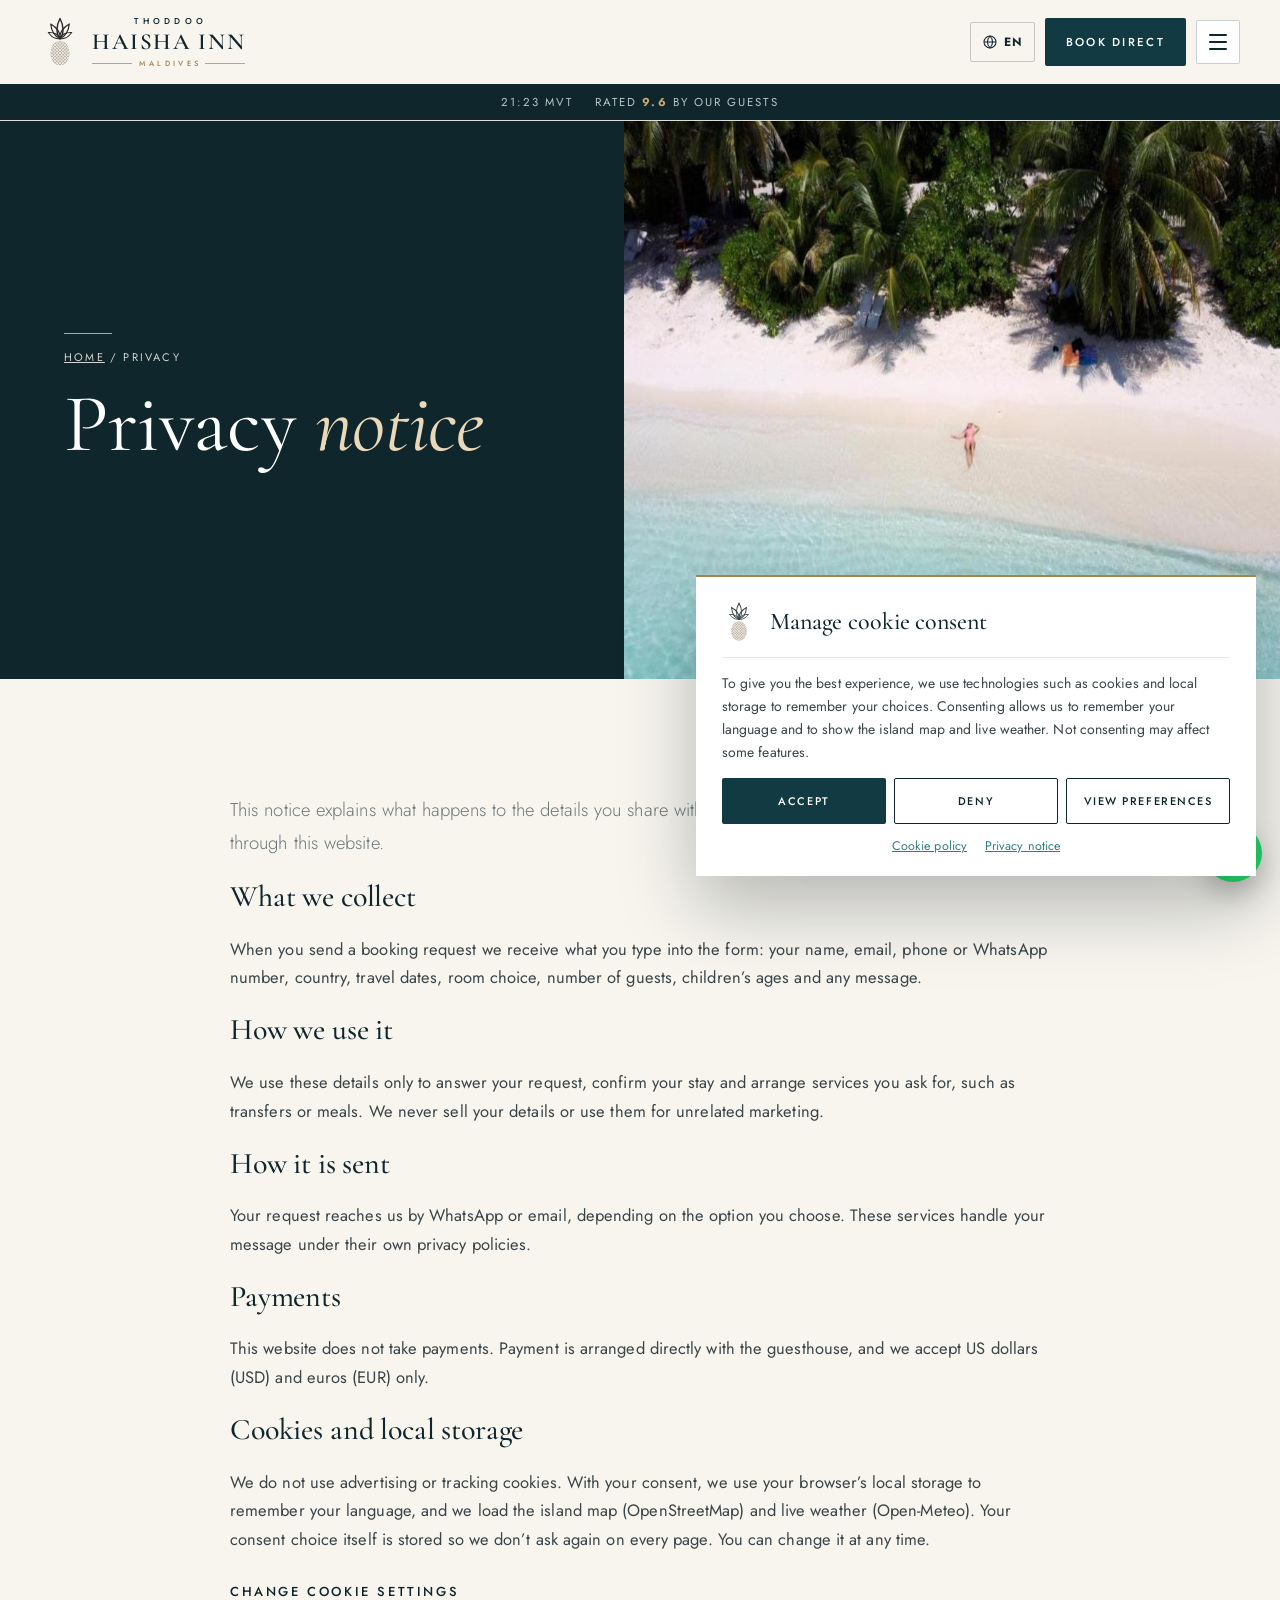
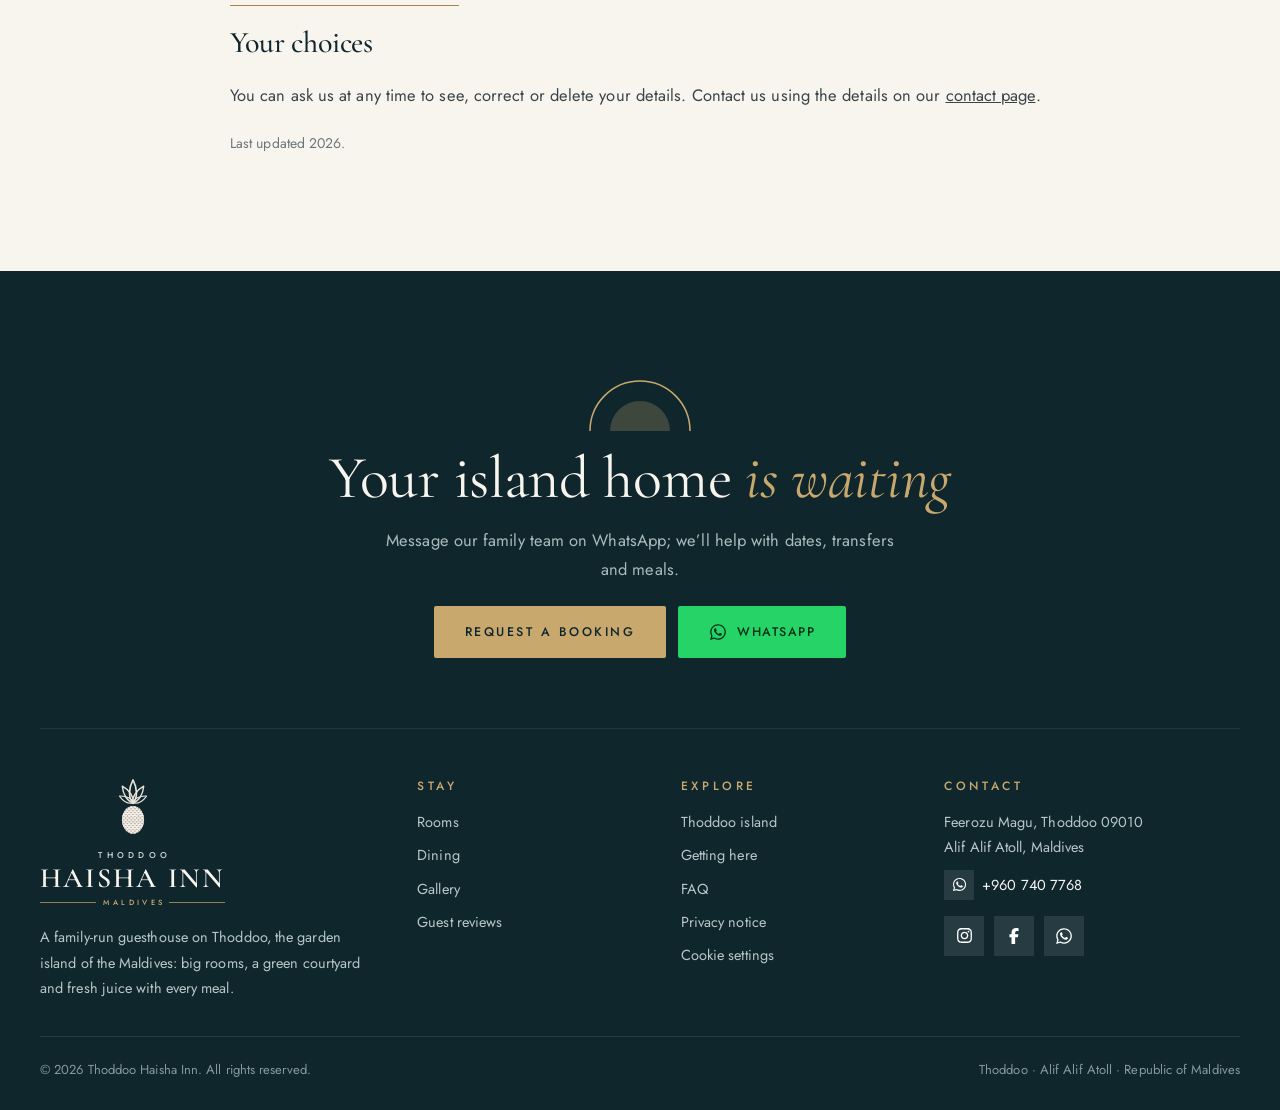
<file: privacy.html>
<!doctype html>
<html lang="en">
<head>
<meta charset="utf-8">
<meta name="viewport" content="width=device-width,initial-scale=1,viewport-fit=cover">
<title>Privacy Notice | Thoddoo Haisha Inn</title>
<meta name="description" content="How Thoddoo Haisha Inn uses the personal details you send through our website booking form, WhatsApp or email.">
<meta name="keywords" content="Thoddoo Haisha Inn, Haisha Inn Thoddoo, Thoddoo guesthouse, family-run guesthouse Maldives, where to stay in Thoddoo, Thoddoo island Maldives, Alif Alif Atoll, budget guesthouse Thoddoo, seaplane to Thoddoo, how to get to Thoddoo, Thoddoo speedboat, Thoddoo bikini beach, North Ari Atoll guesthouse">
<meta name="theme-color" content="#0F262D">
<meta property="og:type" content="website">
<meta property="og:site_name" content="Thoddoo Haisha Inn">
<meta property="og:title" content="Privacy Notice | Thoddoo Haisha Inn">
<meta property="og:description" content="How Thoddoo Haisha Inn uses the personal details you send through our website booking form, WhatsApp or email.">
<meta property="og:image" content="https://haishainnthoddoo.com/assets/p18.jpg">
<meta name="twitter:card" content="summary_large_image">
<meta name="robots" content="index,follow,max-image-preview:large">
<link rel="canonical" href="https://haishainnthoddoo.com/privacy.html">
<meta property="og:url" content="https://haishainnthoddoo.com/privacy.html">
<meta property="og:locale" content="en_GB">
<meta name="twitter:title" content="Privacy Notice | Thoddoo Haisha Inn">
<meta name="twitter:description" content="How Thoddoo Haisha Inn uses the personal details you send through our website booking form, WhatsApp or email.">
<meta name="twitter:image" content="https://haishainnthoddoo.com/assets/p18.jpg">
<meta name="geo.region" content="MV-02">
<meta name="geo.placename" content="Thoddoo, Alif Alif Atoll, Maldives">
<meta name="geo.position" content="4.436254;72.962651">
<meta name="ICBM" content="4.436254, 72.962651">
<link rel="icon" type="image/svg+xml" href="logo-mark.svg">
<link rel="preconnect" href="https://fonts.googleapis.com">
<link rel="preconnect" href="https://fonts.gstatic.com" crossorigin>
<link rel="stylesheet" href="https://fonts.googleapis.com/css2?family=Cormorant+Garamond:ital,wght@0,400;0,500;0,600;1,400;1,500&family=Jost:wght@300;400;500;600;700&display=swap">
<link rel="stylesheet" href="style.css">
<script type="application/ld+json">
{"@context":"https://schema.org","@graph":[{"@type":"Hotel","name":"Thoddoo Haisha Inn","description":"Family-run guesthouse on Thoddoo island, Alif Alif Atoll, Maldives, with spacious balcony rooms, a green courtyard, buffet breakfast with fresh juice, seaplane and speedboat transfers arranged, bike rental and a short walk to the bikini beach.","address":{"@type":"PostalAddress","streetAddress":"Feerozu Magu","addressLocality":"Thoddoo","postalCode":"09010","addressRegion":"Alif Alif Atoll","addressCountry":"MV"},"geo":{"@type":"GeoCoordinates","latitude":4.436254,"longitude":72.962651},"checkinTime":"08:30","checkoutTime":"12:00","petsAllowed":false,"availableLanguage":["English","Russian"],"amenityFeature":[{"@type":"LocationFeatureSpecification","name":"Free Wi-Fi","value":true},{"@type":"LocationFeatureSpecification","name":"Air conditioning","value":true},{"@type":"LocationFeatureSpecification","name":"Garden","value":true},{"@type":"LocationFeatureSpecification","name":"Airport shuttle","value":true},{"@type":"LocationFeatureSpecification","name":"Room service","value":true},{"@type":"LocationFeatureSpecification","name":"Shared kitchen","value":true},{"@type":"LocationFeatureSpecification","name":"Private beach area","value":true}],"aggregateRating":{"@type":"AggregateRating","ratingValue":"9.2","bestRating":"10","worstRating":"1","reviewCount":"213"},"telephone":"+960 740 7768","image":["https://haishainnthoddoo.com/assets/p01.jpg","https://haishainnthoddoo.com/assets/p02.jpg","https://haishainnthoddoo.com/assets/p12.jpg","https://haishainnthoddoo.com/assets/p14.jpg","https://haishainnthoddoo.com/assets/p17.jpg"],"@id":"https://haishainnthoddoo.com/#hotel","url":"https://haishainnthoddoo.com/","alternateName":["Haisha Inn Thoddoo","Haisha Inn","Thoddoo Haisha Inn Guesthouse"],"logo":"https://haishainnthoddoo.com/logo-mark.svg","sameAs":["https://www.instagram.com/thoddoo_haisha_inn/","https://www.facebook.com/100077276923639"],"hasMap":"https://www.google.com/maps?q=4.436254,72.962651","containedInPlace":{"@type":"Place","name":"Thoddoo, Alif Alif Atoll, Maldives"}},{"@type":"WebSite","@id":"https://haishainnthoddoo.com/#website","url":"https://haishainnthoddoo.com/","name":"Thoddoo Haisha Inn","inLanguage":"en","publisher":{"@id":"https://haishainnthoddoo.com/#hotel"}},{"@type":"WebPage","@id":"https://haishainnthoddoo.com/privacy.html#webpage","url":"https://haishainnthoddoo.com/privacy.html","name":"Privacy Notice | Thoddoo Haisha Inn","description":"How Thoddoo Haisha Inn uses the personal details you send through our website booking form, WhatsApp or email.","isPartOf":{"@id":"https://haishainnthoddoo.com/#website"},"about":{"@id":"https://haishainnthoddoo.com/#hotel"},"primaryImageOfPage":"https://haishainnthoddoo.com/assets/p18.jpg","inLanguage":"en"},{"@type":"BreadcrumbList","itemListElement":[{"@type":"ListItem","position":1,"name":"Home","item":"https://haishainnthoddoo.com/"},{"@type":"ListItem","position":2,"name":"Privacy notice","item":"https://haishainnthoddoo.com/privacy.html"}]}]}
</script>
</head>
<body data-page="privacy">
<svg width="0" height="0" style="position:absolute" aria-hidden="true">
  <defs><clipPath id="pn-clip"><ellipse cx="32" cy="60" rx="15.5" ry="19.5"/></clipPath></defs>
  <symbol id="logo" viewBox="0 0 64 84"><g fill="none" stroke="currentColor" stroke-width="2.3" stroke-linejoin="round"><path d="M32 37C25.5 29 25.5 16 32 4C38.5 16 38.5 29 32 37Z" transform="rotate(-64 32 36) translate(32 36) scale(0.66) translate(-32 -36)"/><path d="M32 37C25.5 29 25.5 16 32 4C38.5 16 38.5 29 32 37Z" transform="rotate(64 32 36) translate(32 36) scale(0.66) translate(-32 -36)"/><path d="M32 37C25.5 29 25.5 16 32 4C38.5 16 38.5 29 32 37Z" transform="rotate(-33 32 36) translate(32 36) scale(0.86) translate(-32 -36)"/><path d="M32 37C25.5 29 25.5 16 32 4C38.5 16 38.5 29 32 37Z" transform="rotate(33 32 36) translate(32 36) scale(0.86) translate(-32 -36)"/><path d="M32 37C25.5 29 25.5 16 32 4C38.5 16 38.5 29 32 37Z" transform="rotate(0 32 36) translate(32 36) scale(1) translate(-32 -36)"/></g><ellipse cx="32" cy="60" rx="15.5" ry="19.5" fill="#B9B0A5"/><path clip-path="url(#pn-clip)" d="M-54.4 36L-6.4 84M-6.4 36L-54.4 84M-49.2 36L-1.2 84M-1.2 36L-49.2 84M-44.0 36L4.0 84M4.0 36L-44.0 84M-38.8 36L9.2 84M9.2 36L-38.8 84M-33.6 36L14.4 84M14.4 36L-33.6 84M-28.4 36L19.6 84M19.6 36L-28.4 84M-23.2 36L24.8 84M24.8 36L-23.2 84M-18.0 36L30.0 84M30.0 36L-18.0 84M-12.8 36L35.2 84M35.2 36L-12.8 84M-7.6 36L40.4 84M40.4 36L-7.6 84M-2.4 36L45.6 84M45.6 36L-2.4 84M2.8 36L50.8 84M50.8 36L2.8 84M8.0 36L56.0 84M56.0 36L8.0 84M13.2 36L61.2 84M61.2 36L13.2 84M18.4 36L66.4 84M66.4 36L18.4 84M23.6 36L71.6 84M71.6 36L23.6 84M28.8 36L76.8 84M76.8 36L28.8 84M34.0 36L82.0 84M82.0 36L34.0 84M39.2 36L87.2 84M87.2 36L39.2 84M44.4 36L92.4 84M92.4 36L44.4 84M49.6 36L97.6 84M97.6 36L49.6 84M54.8 36L102.8 84M102.8 36L54.8 84M60.0 36L108.0 84M108.0 36L60.0 84M65.2 36L113.2 84M113.2 36L65.2 84M70.4 36L118.4 84M118.4 36L70.4 84" stroke="#F4F0E9" stroke-width="1.5" fill="none"/></symbol>
  <symbol id="i-wa" viewBox="0 0 448 512"><path fill="currentColor" d="M380.9 97.1C339 55.1 283.2 32 223.9 32c-122.4 0-222 99.6-222 222 0 39.1 10.2 77.3 29.6 111L0 480l117.7-30.9c32.4 17.7 68.9 27 106.1 27h.1c122.3 0 224.1-99.6 224.1-222 0-59.3-25.2-115-67.1-157zm-157 341.6c-33.2 0-65.7-8.9-94-25.7l-6.7-4-69.8 18.3L72 359.2l-4.4-7c-18.5-29.4-28.2-63.3-28.2-98.2 0-101.7 82.8-184.5 184.6-184.5 49.3 0 95.6 19.2 130.4 54.1 34.8 34.9 56.2 81.2 56.1 130.5 0 101.8-84.9 184.6-186.6 184.6zm101.2-138.2c-5.5-2.8-32.8-16.2-37.9-18-5.1-1.9-8.8-2.8-12.5 2.8-3.7 5.6-14.3 18-17.6 21.8-3.2 3.7-6.5 4.2-12 1.4-32.6-16.3-54-29.1-75.5-66-5.7-9.8 5.7-9.1 16.3-30.3 1.8-3.7.9-6.9-.5-9.7-1.4-2.8-12.5-30.1-17.1-41.2-4.5-10.8-9.1-9.3-12.5-9.5-3.2-.2-6.9-.2-10.6-.2-3.7 0-9.7 1.4-14.8 6.9-5.1 5.6-19.4 19-19.4 46.3 0 27.3 19.9 53.7 22.6 57.4 2.8 3.7 39.1 59.7 94.8 83.8 35.2 15.2 49 16.5 66.6 13.9 10.7-1.6 32.8-13.4 37.4-26.4 4.6-13 4.6-24.1 3.2-26.4-1.3-2.5-5-3.9-10.5-6.6z"/></symbol>
  <symbol id="i-ig" viewBox="0 0 448 512"><path fill="currentColor" d="M224.1 141c-63.6 0-114.9 51.3-114.9 114.9s51.3 114.9 114.9 114.9S339 319.5 339 255.9 287.7 141 224.1 141zm0 189.6c-41.1 0-74.7-33.5-74.7-74.7s33.5-74.7 74.7-74.7 74.7 33.5 74.7 74.7-33.6 74.7-74.7 74.7zm146.4-194.3c0 14.9-12 26.8-26.8 26.8-14.9 0-26.8-12-26.8-26.8s12-26.8 26.8-26.8 26.8 12 26.8 26.8zm76.1 27.2c-1.7-35.9-9.9-67.7-36.2-93.9-26.2-26.2-58-34.4-93.9-36.2-37-2.1-147.9-2.1-184.9 0-35.8 1.7-67.6 9.9-93.9 36.1s-34.4 58-36.2 93.9c-2.1 37-2.1 147.9 0 184.9 1.7 35.9 9.9 67.7 36.2 93.9s58 34.4 93.9 36.2c37 2.1 147.9 2.1 184.9 0 35.9-1.7 67.7-9.9 93.9-36.2 26.2-26.2 34.4-58 36.2-93.9 2.1-37 2.1-147.8 0-184.8zM398.8 388c-7.8 19.6-22.9 34.7-42.6 42.6-29.5 11.7-99.5 9-132.1 9s-102.7 2.6-132.1-9c-19.6-7.8-34.7-22.9-42.6-42.6-11.7-29.5-9-99.5-9-132.1s-2.6-102.7 9-132.1c7.8-19.6 22.9-34.7 42.6-42.6 29.5-11.7 99.5-9 132.1-9s102.7-2.6 132.1 9c19.6 7.8 34.7 22.9 42.6 42.6 11.7 29.5 9 99.5 9 132.1s2.7 102.7-9 132.1z"/></symbol>
  <symbol id="i-viber" viewBox="0 0 512 512"><path fill="currentColor" d="M444 49.9C431.3 38.2 379.9.9 265.3.4c0 0-135.1-8.1-200.9 52.3C27.8 89.3 14.9 143 13.5 209.5c-1.4 66.5-3.1 191.1 117 224.9h.1l-.1 51.6s-.8 20.9 13 25.1c16.6 5.2 26.4-10.7 42.3-27.8 8.7-9.4 20.7-23.2 29.8-33.7 82.2 6.9 145.3-8.9 152.5-11.2 16.6-5.4 110.5-17.4 125.7-142 15.8-128.6-7.6-209.8-49.8-246.5zM457.9 287c-12.9 104-89 110.6-103 115.1-6 1.9-61.5 15.7-131.2 11.2 0 0-52 62.7-68.2 79-5.3 5.3-11.1 4.8-11-5.7 0-6.9.4-85.7.4-85.7-.1 0-.1 0 0 0-101.8-28.2-95.8-134.3-94.7-189.8 1.1-55.5 11.6-101 42.6-131.6 55.7-50.5 170.4-43 170.4-43 96.9.4 143.3 29.6 154.1 39.4 35.7 30.6 53.9 103.8 40.6 211.1zm-139-80.8c.4 8.6-12.5 9.2-12.9.6-1.1-22-11.4-32.7-32.6-33.9-8.6-.5-7.8-13.4.7-12.9 27.9 1.5 43.4 17.5 44.8 46.2zm20.3 11.3c1-42.4-25.5-75.6-75.8-79.3-8.5-.6-7.6-13.5.9-12.9 58 4.2 88.9 44.1 87.8 92.5-.1 8.6-13.1 8.2-12.9-.3zm47 13.4c.1 8.6-12.9 8.7-12.9.1-.6-81.5-54.9-125.9-120.8-126.4-8.5-.1-8.5-12.9 0-12.9 73.7.5 133 51.4 133.7 139.2zM374.9 329v.2c-10.8 19-31 40-51.8 33.3l-.2-.3c-21.1-5.9-70.8-31.5-102.2-56.5-16.2-12.8-31-27.9-42.4-42.4-10.3-12.9-20.7-28.2-30.8-46.6-21.3-38.5-26-55.7-26-55.7-6.7-20.8 14.2-41 33.3-51.8h.2c9.2-4.8 18-3.2 23.9 3.9 0 0 12.4 14.8 17.7 22.1 5 6.8 11.7 17.7 15.2 23.8 6.1 10.9 2.3 22-3.7 26.6l-12 9.6c-6.1 4.9-5.3 14-5.3 14s17.8 67.3 84.3 84.3c0 0 9.1.8 14-5.3l9.6-12c4.6-6 15.7-9.8 26.6-3.7 14.7 8.3 33.4 21.2 45.8 32.9 7 5.7 8.6 14.4 3.8 23.6z"/></symbol>
  <symbol id="i-fb" viewBox="0 0 320 512"><path fill="currentColor" d="M80 299.3V512H196V299.3h86.5l18-97.8H196V166.9c0-51.7 20.3-71.5 72.7-71.5c16.3 0 29.4 .4 37 1.2V7.9C291.4 4 256.4 0 236.2 0C129.3 0 80 50.5 80 159.4v42.1H14v97.8H80z"/></symbol>
  <symbol id="i-mail" viewBox="0 0 24 24"><g fill="none" stroke="currentColor" stroke-width="1.5" stroke-linecap="round" stroke-linejoin="round"><rect x="3" y="5" width="18" height="14" rx="2"/><path d="M3 7l9 6 9-6"/></g></symbol>
  <symbol id="i-pin" viewBox="0 0 24 24"><g fill="none" stroke="currentColor" stroke-width="1.5" stroke-linejoin="round"><path d="M12 21s-7-6.2-7-11.5A7 7 0 0 1 19 9.5C19 14.8 12 21 12 21z"/><circle cx="12" cy="9.5" r="2.5"/></g></symbol>
  <symbol id="i-phone" viewBox="0 0 24 24"><path fill="none" stroke="currentColor" stroke-width="1.5" stroke-linejoin="round" d="M5 4h4l2 5-2.5 1.5a11 11 0 0 0 5 5L15 13l5 2v4a2 2 0 0 1-2 2A16 16 0 0 1 3 6a2 2 0 0 1 2-2"/></symbol>
  <symbol id="i-clock" viewBox="0 0 24 24"><g fill="none" stroke="currentColor" stroke-width="1.5" stroke-linecap="round"><circle cx="12" cy="12" r="9"/><path d="M12 7v5l3 2"/></g></symbol>
  <symbol id="u-star" viewBox="0 0 24 24"><path fill="none" stroke="currentColor" stroke-width="1.4" stroke-linejoin="round" d="M12 3l2.7 5.6 6.1.9-4.4 4.3 1 6.1L12 17l-5.4 2.9 1-6.1-4.4-4.3 6.1-.9z"/></symbol>
  <symbol id="u-bal" viewBox="0 0 24 24"><g fill="none" stroke="currentColor" stroke-width="1.4" stroke-linecap="round"><path d="M5 3h14v9H5zM12 3v9M3 12h18M5 12v9M9.5 12v9M14.5 12v9M19 12v9M3 21h18"/></g></symbol>
  <symbol id="u-walk" viewBox="0 0 24 24"><g fill="none" stroke="currentColor" stroke-width="1.4" stroke-linecap="round" stroke-linejoin="round"><circle cx="13" cy="4" r="1.8"/><path d="M10 21l2-6 3 3v3M9 11l3-3 3 3 2 1M12 8l-1 7M7 13l2-2"/><path d="M2 21c2 0 2-1 4-1"/></g></symbol>
  <symbol id="u-fam" viewBox="0 0 24 24"><g fill="none" stroke="currentColor" stroke-width="1.4" stroke-linecap="round"><circle cx="7" cy="6" r="2.2"/><circle cx="17" cy="6" r="2.2"/><circle cx="12" cy="12" r="1.7"/><path d="M3 20v-5a4 4 0 0 1 8 0M13 15a4 4 0 0 1 8 0v5M9.5 20v-2.5a2.5 2.5 0 0 1 5 0V20"/></g></symbol>
  <symbol id="u-bike" viewBox="0 0 24 24"><g fill="none" stroke="currentColor" stroke-width="1.4" stroke-linecap="round" stroke-linejoin="round"><circle cx="5.5" cy="16" r="3.5"/><circle cx="18.5" cy="16" r="3.5"/><path d="M5.5 16l4-7h6.5l2.5 7M9.5 9L12 16h1.5L16 9M8 6.5h3M15 6h2.5"/></g></symbol>
  <symbol id="u-boat" viewBox="0 0 24 24"><g fill="none" stroke="currentColor" stroke-width="1.4" stroke-linecap="round" stroke-linejoin="round"><path d="M3 14h18l-2.5 4.5H5.5z"/><path d="M6 14V9h8l3 5M9 9V6.5M2 21c1.5 0 1.5-1 3-1s1.5 1 3 1 1.5-1 3-1 1.5 1 3 1 1.5-1 3-1 1.5 1 3 1"/></g></symbol>
  <symbol id="u-food" viewBox="0 0 24 24"><g fill="none" stroke="currentColor" stroke-width="1.4" stroke-linecap="round" stroke-linejoin="round"><path d="M4 3v7a2 2 0 0 0 4 0V3M6 10v11M16 3c-2 0-3 2.5-3 6s1 4 3 4v8M16 3v18"/></g></symbol>
  <symbol id="u-wifi" viewBox="0 0 24 24"><g fill="none" stroke="currentColor" stroke-width="1.4" stroke-linecap="round"><path d="M2.5 9a14 14 0 0 1 19 0M5.5 12.5a9.5 9.5 0 0 1 13 0M8.5 16a5 5 0 0 1 7 0"/><circle cx="12" cy="19.2" r="1" fill="currentColor"/></g></symbol>
  <symbol id="u-snow" viewBox="0 0 24 24"><g fill="none" stroke="currentColor" stroke-width="1.4" stroke-linecap="round"><path d="M12 2v20M4.5 6.5l15 11M19.5 6.5l-15 11M9 3.5l3 2.5 3-2.5M9 20.5l3-2.5 3 2.5"/></g></symbol>
  <symbol id="u-desk" viewBox="0 0 24 24"><g fill="none" stroke="currentColor" stroke-width="1.4" stroke-linecap="round"><path d="M3 18h18M5 18a7 7 0 0 1 14 0M12 9V7M10 7h4"/></g></symbol>
  <symbol id="u-bell" viewBox="0 0 24 24"><g fill="none" stroke="currentColor" stroke-width="1.4" stroke-linecap="round"><path d="M3 17h18M4.5 17a7.5 7.5 0 0 1 15 0M12 9.5V8M7 20h10"/></g></symbol>
  <symbol id="u-leaf" viewBox="0 0 24 24"><g fill="none" stroke="currentColor" stroke-width="1.4" stroke-linecap="round" stroke-linejoin="round"><path d="M5 19c0-8 5-14 15-15-1 10-7 15-15 15zM5 19l8-8"/></g></symbol>
  <symbol id="u-wash" viewBox="0 0 24 24"><g fill="none" stroke="currentColor" stroke-width="1.4"><rect x="4" y="3" width="16" height="18" rx="2"/><circle cx="12" cy="13" r="4.5"/><path d="M7 6.5h2"/></g></symbol>
  <symbol id="u-cash" viewBox="0 0 24 24"><g fill="none" stroke="currentColor" stroke-width="1.4"><rect x="2.5" y="6" width="19" height="12" rx="2"/><circle cx="12" cy="12" r="2.8"/></g></symbol>
  <symbol id="u-lang" viewBox="0 0 24 24"><g fill="none" stroke="currentColor" stroke-width="1.4"><circle cx="12" cy="12" r="9"/><path d="M3 12h18M12 3c2.5 2.6 3.8 5.6 3.8 9s-1.3 6.4-3.8 9c-2.5-2.6-3.8-5.6-3.8-9S9.5 5.6 12 3z"/></g></symbol>
  <symbol id="u-nosmoke" viewBox="0 0 24 24"><g fill="none" stroke="currentColor" stroke-width="1.4" stroke-linecap="round"><circle cx="12" cy="12" r="9"/><path d="M5.6 5.6l12.8 12.8M7 13h7M16 13h1"/></g></symbol>
</svg>

<a class="skip" href="#main">Skip to content</a>
<div class="progress" aria-hidden="true"><i></i></div>

<header class="site-h">
  <div class="wrap">
    <a class="logo" href="index.html" aria-label="Thoddoo Haisha Inn, Maldives, home"><svg class="logo-svg" aria-hidden="true"><use href="#logo"/></svg><span class="logo-t"><small class="l1">THODDOO</small><b>HAISHA INN</b><small class="l2">MALDIVES</small></span></a>
    <nav class="nav nav-m" id="nav" aria-label="Main">
      <a href="index.html" data-p="home">Home</a><a href="rooms.html" data-p="rooms">Rooms</a><a href="dining.html" data-p="dining">Dining</a><a href="experiences.html" data-p="experiences">Thoddoo</a><a href="reviews.html" data-p="reviews">Reviews</a><a href="plan.html" data-p="plan">Plan Your Trip</a><a href="gallery.html" data-p="gallery">Gallery</a><a href="contact.html" data-p="contact">Contact Us</a>
    </nav>
    <a class="btn btn-sun hdr-cta" href="contact.html#book">Book direct</a>
    <button class="burger" type="button" aria-label="Menu" aria-expanded="false" aria-controls="nav"><i></i><i></i><i></i></button>
  </div>
  <div class="sunbar"><span id="mvt"></span><span id="wx" hidden></span><span>Rated <b>9.6</b> by our guests</span></div>
</header>

<main id="main" tabindex="-1">
<section class="phero" style="min-height:38vh">
  <img src="assets/p18.jpg" alt="White sand and palms on Thoddoo">
  <div class="wrap">
    <span class="crumbs"><a href="index.html">Home</a> / <span>Privacy</span></span>
    <h1>Privacy <em>notice</em></h1>
  </div>
</section>
<section class="band">
  <div class="wrap" style="max-width:860px;display:flex;flex-direction:column;gap:22px">
    <p class="lead">This notice explains what happens to the details you share with Thoddoo Haisha Inn through this website.</p>
    <h2 style="font-size:30px">What we collect</h2>
    <p>When you send a booking request we receive what you type into the form: your name, email, phone or WhatsApp number, country, travel dates, room choice, number of guests, children’s ages and any message.</p>
    <h2 style="font-size:30px">How we use it</h2>
    <p>We use these details only to answer your request, confirm your stay and arrange services you ask for, such as transfers or meals. We never sell your details or use them for unrelated marketing.</p>
    <h2 style="font-size:30px">How it is sent</h2>
    <p>Your request reaches us by WhatsApp or email, depending on the option you choose. These services handle your message under their own privacy policies.</p>
    <h2 style="font-size:30px">Payments</h2>
    <p>This website does not take payments. Payment is arranged directly with the guesthouse, and we accept US dollars (USD) and euros (EUR) only.</p>
    <h2 style="font-size:30px" id="cookies">Cookies and local storage</h2>
    <p>We do not use advertising or tracking cookies. With your consent, we use your browser’s local storage to remember your language, and we load the island map (OpenStreetMap) and live weather (Open-Meteo). Your consent choice itself is stored so we don’t ask again on every page. You can change it at any time.</p>
    <p><a href="privacy.html#cookies" class="link" data-cookie-settings>Change cookie settings</a></p>
    <h2 style="font-size:30px">Your choices</h2>
    <p>You can ask us at any time to see, correct or delete your details. Contact us using the details on our <a href="contact.html">contact page</a>.</p>
    <p style="color:var(--muted);font-size:14px"><span>Last updated</span> <span data-year>2026</span>.</p>
  </div>
</section>

</main>

<footer class="site-f">
  <div class="wrap">
    <div class="f-cta">
      <svg class="f-sun" viewBox="0 0 120 60" aria-hidden="true"><path d="M10 60a50 50 0 0 1 100 0" fill="none" stroke="currentColor" stroke-width="1.5"/><path d="M30 60a30 30 0 0 1 60 0" fill="currentColor" opacity=".25"/></svg>
      <h2>Your island home <em>is waiting</em></h2>
      <p>Message our family team on WhatsApp; we’ll help with dates, transfers and meals.</p>
      <div class="row"><a class="btn btn-sun" href="contact.html#book">Request a booking</a><a class="btn btn-wa" data-link="whatsapp" href="contact.html" target="_blank" rel="noopener"><svg width="18" height="18" aria-hidden="true"><use href="#i-wa"/></svg>WhatsApp</a></div>
    </div>
    <div class="ft">
      <div>
        <a class="logo ft-logo" href="index.html" aria-label="Thoddoo Haisha Inn, Maldives, home"><svg class="logo-svg" aria-hidden="true"><use href="#logo"/></svg><span class="logo-t"><small class="l1">THODDOO</small><b>HAISHA INN</b><small class="l2">MALDIVES</small></span></a>
        <p>A family-run guesthouse on Thoddoo, the garden island of the Maldives: big rooms, a green courtyard and fresh juice with every meal.</p>
      </div>
      <div>
        <h4>Stay</h4>
        <nav aria-label="Stay"><a href="rooms.html">Rooms</a><a href="dining.html">Dining</a><a href="gallery.html">Gallery</a><a href="reviews.html">Guest reviews</a></nav>
      </div>
      <div>
        <h4>Explore</h4>
        <nav aria-label="Explore"><a href="experiences.html">Thoddoo island</a><a href="plan.html">Getting here</a><a href="plan.html#faq">FAQ</a><a href="privacy.html">Privacy notice</a><a href="privacy.html#cookies" data-cookie-settings>Cookie settings</a></nav>
      </div>
      <div>
        <h4>Contact</h4>
        <address class="ft-contact">
          <span>Feerozu Magu, Thoddoo 09010<br>Alif Alif Atoll, Maldives</span>
          <span class="fc-line"><a class="fc-ico" data-link="whatsapp" href="contact.html" target="_blank" rel="noopener" aria-label="WhatsApp"><svg width="15" height="15" aria-hidden="true"><use href="#i-wa"/></svg></a><a class="fc-txt" data-link="phone" data-text="phone" href="contact.html"></a></span>
          <span class="fc-line"><a class="fc-ico" data-link="email" href="contact.html" aria-label="Email"><svg width="15" height="15" aria-hidden="true"><use href="#i-mail"/></svg></a><a class="fc-txt" data-link="email" data-text="email" href="contact.html"></a></span>
        </address>
        <div class="social" aria-label="Follow us">
          <a data-link="instagram" href="contact.html" target="_blank" rel="noopener" aria-label="Instagram"><svg width="17" height="17" aria-hidden="true"><use href="#i-ig"/></svg></a>
          <a data-link="facebook" href="contact.html" target="_blank" rel="noopener" aria-label="Facebook"><svg width="16" height="16" aria-hidden="true"><use href="#i-fb"/></svg></a>
          <a data-link="viber" href="contact.html" aria-label="Viber"><svg width="18" height="18" aria-hidden="true"><use href="#i-viber"/></svg></a>
          <a data-link="whatsapp" href="contact.html" target="_blank" rel="noopener" aria-label="WhatsApp"><svg width="18" height="18" aria-hidden="true"><use href="#i-wa"/></svg></a>
        </div>
      </div>
    </div>
    <div class="fb"><span>© <span data-year>2026</span> <span>Thoddoo Haisha Inn. All rights reserved.</span></span><span>Thoddoo · Alif Alif Atoll · Republic of Maldives</span></div>
  </div>
</footer>

<div class="mbar" role="region" aria-label="Quick booking">
  <a class="btn btn-sun" href="contact.html#book">Check availability</a>
  <a class="btn btn-wa" data-link="whatsapp" href="contact.html" target="_blank" rel="noopener" aria-label="WhatsApp us"><svg width="20" height="20" aria-hidden="true"><use href="#i-wa"/></svg></a>
</div>
<a class="fab" data-link="whatsapp" href="contact.html" target="_blank" rel="noopener" aria-label="Chat with us on WhatsApp"><svg width="28" height="28" aria-hidden="true"><use href="#i-wa"/></svg></a>
<script src="i18n.js"></script>
<script src="site.js"></script>
</body>
</html>
</file>
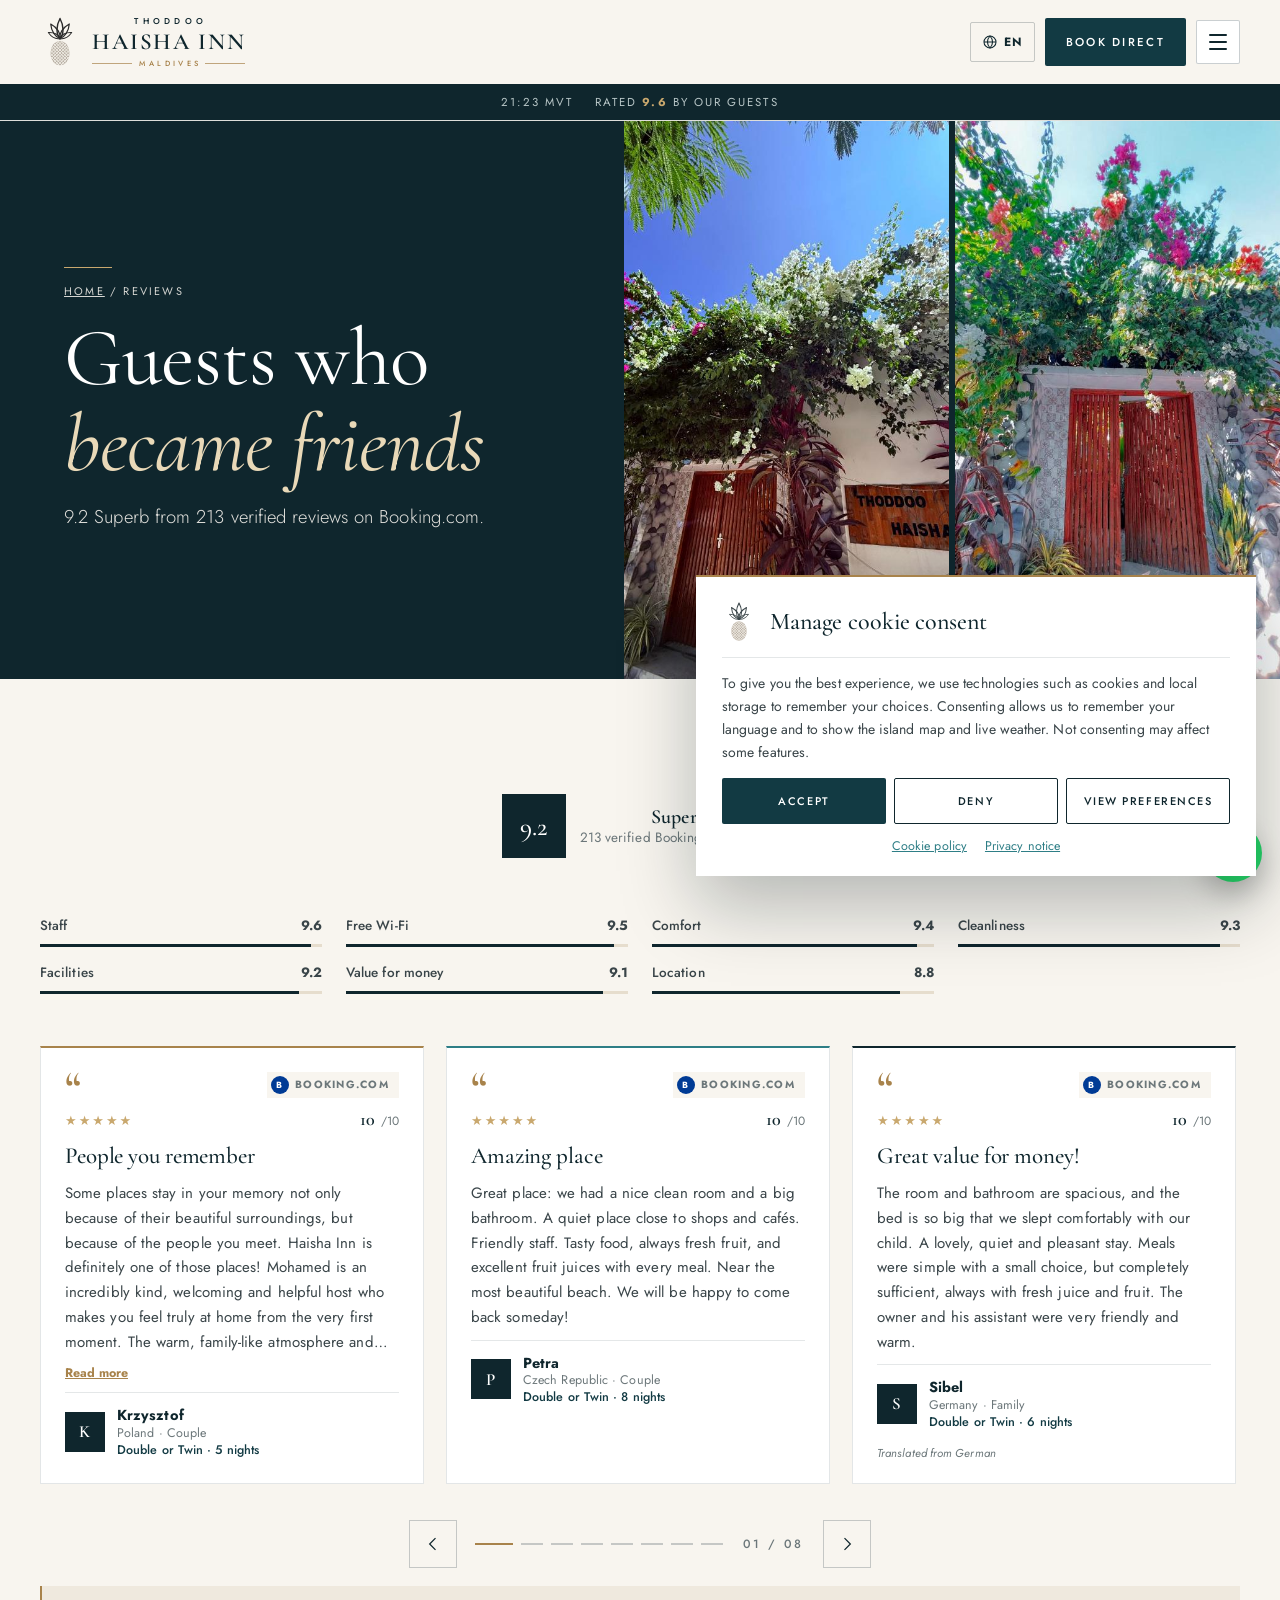
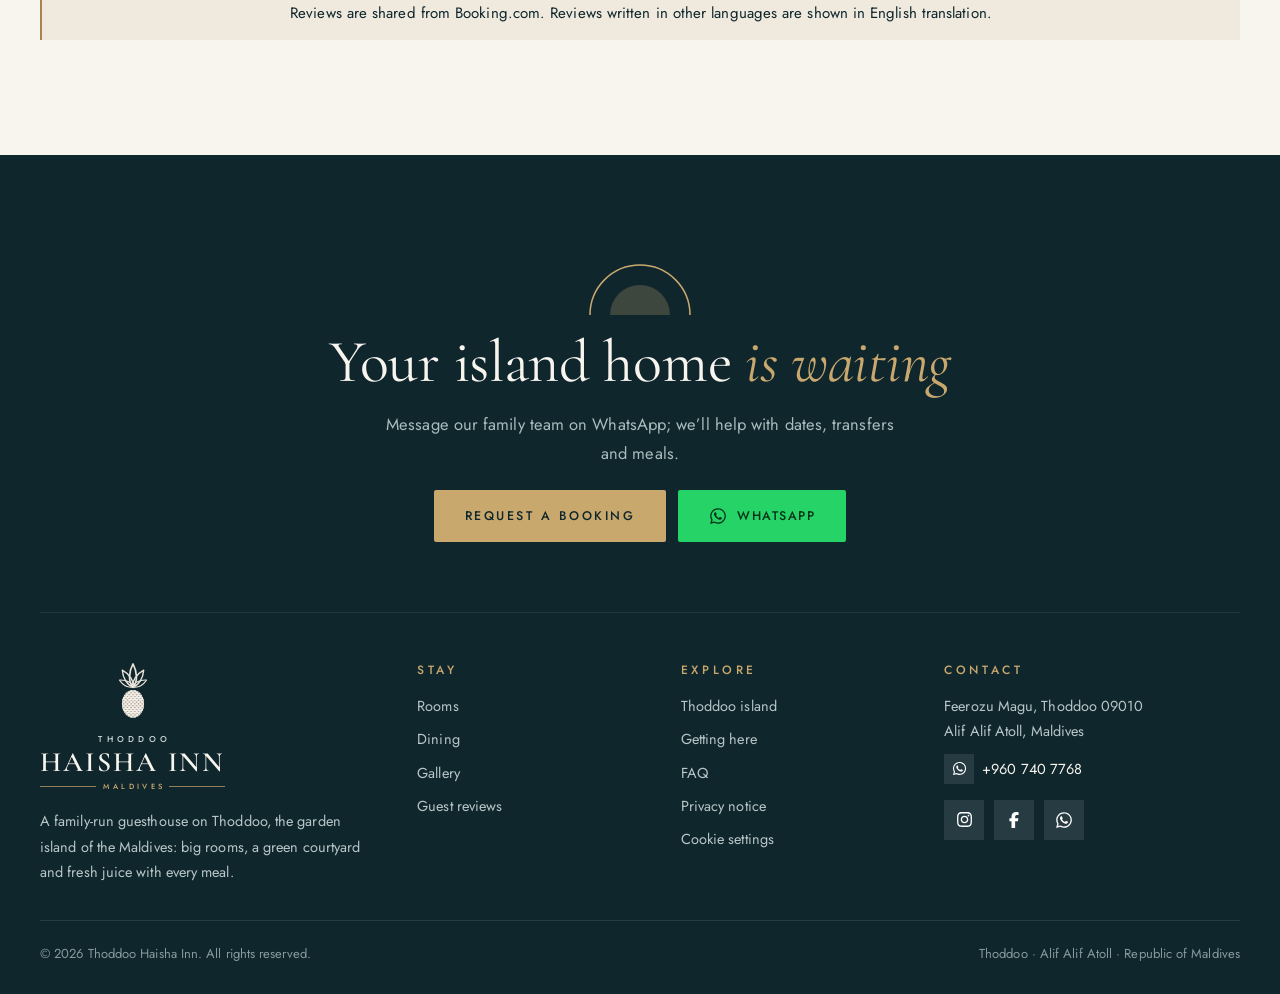
<file: reviews.html>
<!doctype html>
<html lang="en">
<head>
<meta charset="utf-8">
<meta name="viewport" content="width=device-width,initial-scale=1,viewport-fit=cover">
<title>Thoddoo Haisha Inn Reviews | Rated 9.2 by 213 Guests</title>
<meta name="description" content="Read genuine guest reviews of Thoddoo Haisha Inn: rated 9.2 Superb from 213 Booking.com reviews, with staff 9.6, Wi-Fi 9.5 and comfort 9.4.">
<meta name="keywords" content="Thoddoo Haisha Inn, Haisha Inn Thoddoo, Thoddoo guesthouse, family-run guesthouse Maldives, where to stay in Thoddoo, Thoddoo island Maldives, Alif Alif Atoll, budget guesthouse Thoddoo, seaplane to Thoddoo, how to get to Thoddoo, Thoddoo speedboat, Thoddoo bikini beach, North Ari Atoll guesthouse">
<meta name="theme-color" content="#0F262D">
<meta property="og:type" content="website">
<meta property="og:site_name" content="Thoddoo Haisha Inn">
<meta property="og:title" content="Thoddoo Haisha Inn Reviews | Rated 9.2 by 213 Guests">
<meta property="og:description" content="Read genuine guest reviews of Thoddoo Haisha Inn: rated 9.2 Superb from 213 Booking.com reviews, with staff 9.6, Wi-Fi 9.5 and comfort 9.4.">
<meta property="og:image" content="https://haishainnthoddoo.com/assets/p01.jpg">
<meta name="twitter:card" content="summary_large_image">
<meta name="robots" content="index,follow,max-image-preview:large">
<link rel="canonical" href="https://haishainnthoddoo.com/reviews.html">
<meta property="og:url" content="https://haishainnthoddoo.com/reviews.html">
<meta property="og:locale" content="en_GB">
<meta name="twitter:title" content="Thoddoo Haisha Inn Reviews | Rated 9.2 by 213 Guests">
<meta name="twitter:description" content="Read genuine guest reviews of Thoddoo Haisha Inn: rated 9.2 Superb from 213 Booking.com reviews, with staff 9.6, Wi-Fi 9.5 and comfort 9.4.">
<meta name="twitter:image" content="https://haishainnthoddoo.com/assets/p01.jpg">
<meta name="geo.region" content="MV-02">
<meta name="geo.placename" content="Thoddoo, Alif Alif Atoll, Maldives">
<meta name="geo.position" content="4.436254;72.962651">
<meta name="ICBM" content="4.436254, 72.962651">
<link rel="icon" type="image/svg+xml" href="logo-mark.svg">
<link rel="preconnect" href="https://fonts.googleapis.com">
<link rel="preconnect" href="https://fonts.gstatic.com" crossorigin>
<link rel="stylesheet" href="https://fonts.googleapis.com/css2?family=Cormorant+Garamond:ital,wght@0,400;0,500;0,600;1,400;1,500&family=Jost:wght@300;400;500;600;700&display=swap">
<link rel="stylesheet" href="style.css">
<script type="application/ld+json">
{"@context":"https://schema.org","@graph":[{"@type":"Hotel","name":"Thoddoo Haisha Inn","description":"Family-run guesthouse on Thoddoo island, Alif Alif Atoll, Maldives, with spacious balcony rooms, a green courtyard, buffet breakfast with fresh juice, seaplane and speedboat transfers arranged, bike rental and a short walk to the bikini beach.","address":{"@type":"PostalAddress","streetAddress":"Feerozu Magu","addressLocality":"Thoddoo","postalCode":"09010","addressRegion":"Alif Alif Atoll","addressCountry":"MV"},"geo":{"@type":"GeoCoordinates","latitude":4.436254,"longitude":72.962651},"checkinTime":"08:30","checkoutTime":"12:00","petsAllowed":false,"availableLanguage":["English","Russian"],"amenityFeature":[{"@type":"LocationFeatureSpecification","name":"Free Wi-Fi","value":true},{"@type":"LocationFeatureSpecification","name":"Air conditioning","value":true},{"@type":"LocationFeatureSpecification","name":"Garden","value":true},{"@type":"LocationFeatureSpecification","name":"Airport shuttle","value":true},{"@type":"LocationFeatureSpecification","name":"Room service","value":true},{"@type":"LocationFeatureSpecification","name":"Shared kitchen","value":true},{"@type":"LocationFeatureSpecification","name":"Private beach area","value":true}],"aggregateRating":{"@type":"AggregateRating","ratingValue":"9.2","bestRating":"10","worstRating":"1","reviewCount":"213"},"telephone":"+960 740 7768","image":["https://haishainnthoddoo.com/assets/p01.jpg","https://haishainnthoddoo.com/assets/p02.jpg","https://haishainnthoddoo.com/assets/p12.jpg","https://haishainnthoddoo.com/assets/p14.jpg","https://haishainnthoddoo.com/assets/p17.jpg"],"@id":"https://haishainnthoddoo.com/#hotel","url":"https://haishainnthoddoo.com/","alternateName":["Haisha Inn Thoddoo","Haisha Inn","Thoddoo Haisha Inn Guesthouse"],"logo":"https://haishainnthoddoo.com/logo-mark.svg","sameAs":["https://www.instagram.com/thoddoo_haisha_inn/","https://www.facebook.com/100077276923639"],"hasMap":"https://www.google.com/maps?q=4.436254,72.962651","containedInPlace":{"@type":"Place","name":"Thoddoo, Alif Alif Atoll, Maldives"}},{"@type":"WebSite","@id":"https://haishainnthoddoo.com/#website","url":"https://haishainnthoddoo.com/","name":"Thoddoo Haisha Inn","inLanguage":"en","publisher":{"@id":"https://haishainnthoddoo.com/#hotel"}},{"@type":"WebPage","@id":"https://haishainnthoddoo.com/reviews.html#webpage","url":"https://haishainnthoddoo.com/reviews.html","name":"Thoddoo Haisha Inn Reviews | Rated 9.2 by 213 Guests","description":"Read genuine guest reviews of Thoddoo Haisha Inn: rated 9.2 Superb from 213 Booking.com reviews, with staff 9.6, Wi-Fi 9.5 and comfort 9.4.","isPartOf":{"@id":"https://haishainnthoddoo.com/#website"},"about":{"@id":"https://haishainnthoddoo.com/#hotel"},"primaryImageOfPage":"https://haishainnthoddoo.com/assets/p01.jpg","inLanguage":"en"},{"@type":"BreadcrumbList","itemListElement":[{"@type":"ListItem","position":1,"name":"Home","item":"https://haishainnthoddoo.com/"},{"@type":"ListItem","position":2,"name":"Guest reviews","item":"https://haishainnthoddoo.com/reviews.html"}]}]}
</script>
</head>
<body data-page="reviews">
<svg width="0" height="0" style="position:absolute" aria-hidden="true">
  <defs><clipPath id="pn-clip"><ellipse cx="32" cy="60" rx="15.5" ry="19.5"/></clipPath></defs>
  <symbol id="logo" viewBox="0 0 64 84"><g fill="none" stroke="currentColor" stroke-width="2.3" stroke-linejoin="round"><path d="M32 37C25.5 29 25.5 16 32 4C38.5 16 38.5 29 32 37Z" transform="rotate(-64 32 36) translate(32 36) scale(0.66) translate(-32 -36)"/><path d="M32 37C25.5 29 25.5 16 32 4C38.5 16 38.5 29 32 37Z" transform="rotate(64 32 36) translate(32 36) scale(0.66) translate(-32 -36)"/><path d="M32 37C25.5 29 25.5 16 32 4C38.5 16 38.5 29 32 37Z" transform="rotate(-33 32 36) translate(32 36) scale(0.86) translate(-32 -36)"/><path d="M32 37C25.5 29 25.5 16 32 4C38.5 16 38.5 29 32 37Z" transform="rotate(33 32 36) translate(32 36) scale(0.86) translate(-32 -36)"/><path d="M32 37C25.5 29 25.5 16 32 4C38.5 16 38.5 29 32 37Z" transform="rotate(0 32 36) translate(32 36) scale(1) translate(-32 -36)"/></g><ellipse cx="32" cy="60" rx="15.5" ry="19.5" fill="#B9B0A5"/><path clip-path="url(#pn-clip)" d="M-54.4 36L-6.4 84M-6.4 36L-54.4 84M-49.2 36L-1.2 84M-1.2 36L-49.2 84M-44.0 36L4.0 84M4.0 36L-44.0 84M-38.8 36L9.2 84M9.2 36L-38.8 84M-33.6 36L14.4 84M14.4 36L-33.6 84M-28.4 36L19.6 84M19.6 36L-28.4 84M-23.2 36L24.8 84M24.8 36L-23.2 84M-18.0 36L30.0 84M30.0 36L-18.0 84M-12.8 36L35.2 84M35.2 36L-12.8 84M-7.6 36L40.4 84M40.4 36L-7.6 84M-2.4 36L45.6 84M45.6 36L-2.4 84M2.8 36L50.8 84M50.8 36L2.8 84M8.0 36L56.0 84M56.0 36L8.0 84M13.2 36L61.2 84M61.2 36L13.2 84M18.4 36L66.4 84M66.4 36L18.4 84M23.6 36L71.6 84M71.6 36L23.6 84M28.8 36L76.8 84M76.8 36L28.8 84M34.0 36L82.0 84M82.0 36L34.0 84M39.2 36L87.2 84M87.2 36L39.2 84M44.4 36L92.4 84M92.4 36L44.4 84M49.6 36L97.6 84M97.6 36L49.6 84M54.8 36L102.8 84M102.8 36L54.8 84M60.0 36L108.0 84M108.0 36L60.0 84M65.2 36L113.2 84M113.2 36L65.2 84M70.4 36L118.4 84M118.4 36L70.4 84" stroke="#F4F0E9" stroke-width="1.5" fill="none"/></symbol>
  <symbol id="i-wa" viewBox="0 0 448 512"><path fill="currentColor" d="M380.9 97.1C339 55.1 283.2 32 223.9 32c-122.4 0-222 99.6-222 222 0 39.1 10.2 77.3 29.6 111L0 480l117.7-30.9c32.4 17.7 68.9 27 106.1 27h.1c122.3 0 224.1-99.6 224.1-222 0-59.3-25.2-115-67.1-157zm-157 341.6c-33.2 0-65.7-8.9-94-25.7l-6.7-4-69.8 18.3L72 359.2l-4.4-7c-18.5-29.4-28.2-63.3-28.2-98.2 0-101.7 82.8-184.5 184.6-184.5 49.3 0 95.6 19.2 130.4 54.1 34.8 34.9 56.2 81.2 56.1 130.5 0 101.8-84.9 184.6-186.6 184.6zm101.2-138.2c-5.5-2.8-32.8-16.2-37.9-18-5.1-1.9-8.8-2.8-12.5 2.8-3.7 5.6-14.3 18-17.6 21.8-3.2 3.7-6.5 4.2-12 1.4-32.6-16.3-54-29.1-75.5-66-5.7-9.8 5.7-9.1 16.3-30.3 1.8-3.7.9-6.9-.5-9.7-1.4-2.8-12.5-30.1-17.1-41.2-4.5-10.8-9.1-9.3-12.5-9.5-3.2-.2-6.9-.2-10.6-.2-3.7 0-9.7 1.4-14.8 6.9-5.1 5.6-19.4 19-19.4 46.3 0 27.3 19.9 53.7 22.6 57.4 2.8 3.7 39.1 59.7 94.8 83.8 35.2 15.2 49 16.5 66.6 13.9 10.7-1.6 32.8-13.4 37.4-26.4 4.6-13 4.6-24.1 3.2-26.4-1.3-2.5-5-3.9-10.5-6.6z"/></symbol>
  <symbol id="i-ig" viewBox="0 0 448 512"><path fill="currentColor" d="M224.1 141c-63.6 0-114.9 51.3-114.9 114.9s51.3 114.9 114.9 114.9S339 319.5 339 255.9 287.7 141 224.1 141zm0 189.6c-41.1 0-74.7-33.5-74.7-74.7s33.5-74.7 74.7-74.7 74.7 33.5 74.7 74.7-33.6 74.7-74.7 74.7zm146.4-194.3c0 14.9-12 26.8-26.8 26.8-14.9 0-26.8-12-26.8-26.8s12-26.8 26.8-26.8 26.8 12 26.8 26.8zm76.1 27.2c-1.7-35.9-9.9-67.7-36.2-93.9-26.2-26.2-58-34.4-93.9-36.2-37-2.1-147.9-2.1-184.9 0-35.8 1.7-67.6 9.9-93.9 36.1s-34.4 58-36.2 93.9c-2.1 37-2.1 147.9 0 184.9 1.7 35.9 9.9 67.7 36.2 93.9s58 34.4 93.9 36.2c37 2.1 147.9 2.1 184.9 0 35.9-1.7 67.7-9.9 93.9-36.2 26.2-26.2 34.4-58 36.2-93.9 2.1-37 2.1-147.8 0-184.8zM398.8 388c-7.8 19.6-22.9 34.7-42.6 42.6-29.5 11.7-99.5 9-132.1 9s-102.7 2.6-132.1-9c-19.6-7.8-34.7-22.9-42.6-42.6-11.7-29.5-9-99.5-9-132.1s-2.6-102.7 9-132.1c7.8-19.6 22.9-34.7 42.6-42.6 29.5-11.7 99.5-9 132.1-9s102.7-2.6 132.1 9c19.6 7.8 34.7 22.9 42.6 42.6 11.7 29.5 9 99.5 9 132.1s2.7 102.7-9 132.1z"/></symbol>
  <symbol id="i-viber" viewBox="0 0 512 512"><path fill="currentColor" d="M444 49.9C431.3 38.2 379.9.9 265.3.4c0 0-135.1-8.1-200.9 52.3C27.8 89.3 14.9 143 13.5 209.5c-1.4 66.5-3.1 191.1 117 224.9h.1l-.1 51.6s-.8 20.9 13 25.1c16.6 5.2 26.4-10.7 42.3-27.8 8.7-9.4 20.7-23.2 29.8-33.7 82.2 6.9 145.3-8.9 152.5-11.2 16.6-5.4 110.5-17.4 125.7-142 15.8-128.6-7.6-209.8-49.8-246.5zM457.9 287c-12.9 104-89 110.6-103 115.1-6 1.9-61.5 15.7-131.2 11.2 0 0-52 62.7-68.2 79-5.3 5.3-11.1 4.8-11-5.7 0-6.9.4-85.7.4-85.7-.1 0-.1 0 0 0-101.8-28.2-95.8-134.3-94.7-189.8 1.1-55.5 11.6-101 42.6-131.6 55.7-50.5 170.4-43 170.4-43 96.9.4 143.3 29.6 154.1 39.4 35.7 30.6 53.9 103.8 40.6 211.1zm-139-80.8c.4 8.6-12.5 9.2-12.9.6-1.1-22-11.4-32.7-32.6-33.9-8.6-.5-7.8-13.4.7-12.9 27.9 1.5 43.4 17.5 44.8 46.2zm20.3 11.3c1-42.4-25.5-75.6-75.8-79.3-8.5-.6-7.6-13.5.9-12.9 58 4.2 88.9 44.1 87.8 92.5-.1 8.6-13.1 8.2-12.9-.3zm47 13.4c.1 8.6-12.9 8.7-12.9.1-.6-81.5-54.9-125.9-120.8-126.4-8.5-.1-8.5-12.9 0-12.9 73.7.5 133 51.4 133.7 139.2zM374.9 329v.2c-10.8 19-31 40-51.8 33.3l-.2-.3c-21.1-5.9-70.8-31.5-102.2-56.5-16.2-12.8-31-27.9-42.4-42.4-10.3-12.9-20.7-28.2-30.8-46.6-21.3-38.5-26-55.7-26-55.7-6.7-20.8 14.2-41 33.3-51.8h.2c9.2-4.8 18-3.2 23.9 3.9 0 0 12.4 14.8 17.7 22.1 5 6.8 11.7 17.7 15.2 23.8 6.1 10.9 2.3 22-3.7 26.6l-12 9.6c-6.1 4.9-5.3 14-5.3 14s17.8 67.3 84.3 84.3c0 0 9.1.8 14-5.3l9.6-12c4.6-6 15.7-9.8 26.6-3.7 14.7 8.3 33.4 21.2 45.8 32.9 7 5.7 8.6 14.4 3.8 23.6z"/></symbol>
  <symbol id="i-fb" viewBox="0 0 320 512"><path fill="currentColor" d="M80 299.3V512H196V299.3h86.5l18-97.8H196V166.9c0-51.7 20.3-71.5 72.7-71.5c16.3 0 29.4 .4 37 1.2V7.9C291.4 4 256.4 0 236.2 0C129.3 0 80 50.5 80 159.4v42.1H14v97.8H80z"/></symbol>
  <symbol id="i-mail" viewBox="0 0 24 24"><g fill="none" stroke="currentColor" stroke-width="1.5" stroke-linecap="round" stroke-linejoin="round"><rect x="3" y="5" width="18" height="14" rx="2"/><path d="M3 7l9 6 9-6"/></g></symbol>
  <symbol id="i-pin" viewBox="0 0 24 24"><g fill="none" stroke="currentColor" stroke-width="1.5" stroke-linejoin="round"><path d="M12 21s-7-6.2-7-11.5A7 7 0 0 1 19 9.5C19 14.8 12 21 12 21z"/><circle cx="12" cy="9.5" r="2.5"/></g></symbol>
  <symbol id="i-phone" viewBox="0 0 24 24"><path fill="none" stroke="currentColor" stroke-width="1.5" stroke-linejoin="round" d="M5 4h4l2 5-2.5 1.5a11 11 0 0 0 5 5L15 13l5 2v4a2 2 0 0 1-2 2A16 16 0 0 1 3 6a2 2 0 0 1 2-2"/></symbol>
  <symbol id="i-clock" viewBox="0 0 24 24"><g fill="none" stroke="currentColor" stroke-width="1.5" stroke-linecap="round"><circle cx="12" cy="12" r="9"/><path d="M12 7v5l3 2"/></g></symbol>
  <symbol id="u-star" viewBox="0 0 24 24"><path fill="none" stroke="currentColor" stroke-width="1.4" stroke-linejoin="round" d="M12 3l2.7 5.6 6.1.9-4.4 4.3 1 6.1L12 17l-5.4 2.9 1-6.1-4.4-4.3 6.1-.9z"/></symbol>
  <symbol id="u-bal" viewBox="0 0 24 24"><g fill="none" stroke="currentColor" stroke-width="1.4" stroke-linecap="round"><path d="M5 3h14v9H5zM12 3v9M3 12h18M5 12v9M9.5 12v9M14.5 12v9M19 12v9M3 21h18"/></g></symbol>
  <symbol id="u-walk" viewBox="0 0 24 24"><g fill="none" stroke="currentColor" stroke-width="1.4" stroke-linecap="round" stroke-linejoin="round"><circle cx="13" cy="4" r="1.8"/><path d="M10 21l2-6 3 3v3M9 11l3-3 3 3 2 1M12 8l-1 7M7 13l2-2"/><path d="M2 21c2 0 2-1 4-1"/></g></symbol>
  <symbol id="u-fam" viewBox="0 0 24 24"><g fill="none" stroke="currentColor" stroke-width="1.4" stroke-linecap="round"><circle cx="7" cy="6" r="2.2"/><circle cx="17" cy="6" r="2.2"/><circle cx="12" cy="12" r="1.7"/><path d="M3 20v-5a4 4 0 0 1 8 0M13 15a4 4 0 0 1 8 0v5M9.5 20v-2.5a2.5 2.5 0 0 1 5 0V20"/></g></symbol>
  <symbol id="u-bike" viewBox="0 0 24 24"><g fill="none" stroke="currentColor" stroke-width="1.4" stroke-linecap="round" stroke-linejoin="round"><circle cx="5.5" cy="16" r="3.5"/><circle cx="18.5" cy="16" r="3.5"/><path d="M5.5 16l4-7h6.5l2.5 7M9.5 9L12 16h1.5L16 9M8 6.5h3M15 6h2.5"/></g></symbol>
  <symbol id="u-boat" viewBox="0 0 24 24"><g fill="none" stroke="currentColor" stroke-width="1.4" stroke-linecap="round" stroke-linejoin="round"><path d="M3 14h18l-2.5 4.5H5.5z"/><path d="M6 14V9h8l3 5M9 9V6.5M2 21c1.5 0 1.5-1 3-1s1.5 1 3 1 1.5-1 3-1 1.5 1 3 1 1.5-1 3-1 1.5 1 3 1"/></g></symbol>
  <symbol id="u-food" viewBox="0 0 24 24"><g fill="none" stroke="currentColor" stroke-width="1.4" stroke-linecap="round" stroke-linejoin="round"><path d="M4 3v7a2 2 0 0 0 4 0V3M6 10v11M16 3c-2 0-3 2.5-3 6s1 4 3 4v8M16 3v18"/></g></symbol>
  <symbol id="u-wifi" viewBox="0 0 24 24"><g fill="none" stroke="currentColor" stroke-width="1.4" stroke-linecap="round"><path d="M2.5 9a14 14 0 0 1 19 0M5.5 12.5a9.5 9.5 0 0 1 13 0M8.5 16a5 5 0 0 1 7 0"/><circle cx="12" cy="19.2" r="1" fill="currentColor"/></g></symbol>
  <symbol id="u-snow" viewBox="0 0 24 24"><g fill="none" stroke="currentColor" stroke-width="1.4" stroke-linecap="round"><path d="M12 2v20M4.5 6.5l15 11M19.5 6.5l-15 11M9 3.5l3 2.5 3-2.5M9 20.5l3-2.5 3 2.5"/></g></symbol>
  <symbol id="u-desk" viewBox="0 0 24 24"><g fill="none" stroke="currentColor" stroke-width="1.4" stroke-linecap="round"><path d="M3 18h18M5 18a7 7 0 0 1 14 0M12 9V7M10 7h4"/></g></symbol>
  <symbol id="u-bell" viewBox="0 0 24 24"><g fill="none" stroke="currentColor" stroke-width="1.4" stroke-linecap="round"><path d="M3 17h18M4.5 17a7.5 7.5 0 0 1 15 0M12 9.5V8M7 20h10"/></g></symbol>
  <symbol id="u-leaf" viewBox="0 0 24 24"><g fill="none" stroke="currentColor" stroke-width="1.4" stroke-linecap="round" stroke-linejoin="round"><path d="M5 19c0-8 5-14 15-15-1 10-7 15-15 15zM5 19l8-8"/></g></symbol>
  <symbol id="u-wash" viewBox="0 0 24 24"><g fill="none" stroke="currentColor" stroke-width="1.4"><rect x="4" y="3" width="16" height="18" rx="2"/><circle cx="12" cy="13" r="4.5"/><path d="M7 6.5h2"/></g></symbol>
  <symbol id="u-cash" viewBox="0 0 24 24"><g fill="none" stroke="currentColor" stroke-width="1.4"><rect x="2.5" y="6" width="19" height="12" rx="2"/><circle cx="12" cy="12" r="2.8"/></g></symbol>
  <symbol id="u-lang" viewBox="0 0 24 24"><g fill="none" stroke="currentColor" stroke-width="1.4"><circle cx="12" cy="12" r="9"/><path d="M3 12h18M12 3c2.5 2.6 3.8 5.6 3.8 9s-1.3 6.4-3.8 9c-2.5-2.6-3.8-5.6-3.8-9S9.5 5.6 12 3z"/></g></symbol>
  <symbol id="u-nosmoke" viewBox="0 0 24 24"><g fill="none" stroke="currentColor" stroke-width="1.4" stroke-linecap="round"><circle cx="12" cy="12" r="9"/><path d="M5.6 5.6l12.8 12.8M7 13h7M16 13h1"/></g></symbol>
</svg>

<a class="skip" href="#main">Skip to content</a>
<div class="progress" aria-hidden="true"><i></i></div>

<header class="site-h">
  <div class="wrap">
    <a class="logo" href="index.html" aria-label="Thoddoo Haisha Inn, Maldives, home"><svg class="logo-svg" aria-hidden="true"><use href="#logo"/></svg><span class="logo-t"><small class="l1">THODDOO</small><b>HAISHA INN</b><small class="l2">MALDIVES</small></span></a>
    <nav class="nav nav-m" id="nav" aria-label="Main">
      <a href="index.html" data-p="home">Home</a><a href="rooms.html" data-p="rooms">Rooms</a><a href="dining.html" data-p="dining">Dining</a><a href="experiences.html" data-p="experiences">Thoddoo</a><a href="reviews.html" data-p="reviews">Reviews</a><a href="plan.html" data-p="plan">Plan Your Trip</a><a href="gallery.html" data-p="gallery">Gallery</a><a href="contact.html" data-p="contact">Contact Us</a>
    </nav>
    <a class="btn btn-sun hdr-cta" href="contact.html#book">Book direct</a>
    <button class="burger" type="button" aria-label="Menu" aria-expanded="false" aria-controls="nav"><i></i><i></i><i></i></button>
  </div>
  <div class="sunbar"><span id="mvt"></span><span id="wx" hidden></span><span>Rated <b>9.6</b> by our guests</span></div>
</header>

<main id="main" tabindex="-1">
<section class="phero">
  <div class="phero-duo"><img src="assets/p01.jpg" alt="Flower-framed entrance of Thoddoo Haisha Inn with the guesthouse sign"><img src="assets/p09.jpg" alt="Red wooden door under bougainvillea in the Haisha Inn garden"></div>
  <div class="wrap">
    <span class="crumbs"><a href="index.html">Home</a> / <span>Reviews</span></span>
    <h1>Guests who <em>became friends</em></h1>
    <p class="lead">9.2 Superb from 213 verified reviews on Booking.com.</p>
  </div>
</section>
<section class="band">
  <div class="wrap">
    <div class="head center rv">
      <span class="tm-sum"><b>9.2</b><span><strong>Superb</strong>213 verified Booking.com reviews</span></span>
    </div>
    <div class="bars rv" style="margin:0 0 48px">
      <div class="bar"><div><span>Staff</span><b>9.6</b></div><i style="--w:96%"></i></div>
      <div class="bar"><div><span>Free Wi-Fi</span><b>9.5</b></div><i style="--w:95%"></i></div>
      <div class="bar"><div><span>Comfort</span><b>9.4</b></div><i style="--w:94%"></i></div>
      <div class="bar"><div><span>Cleanliness</span><b>9.3</b></div><i style="--w:93%"></i></div>
      <div class="bar"><div><span>Facilities</span><b>9.2</b></div><i style="--w:92%"></i></div>
      <div class="bar"><div><span>Value for money</span><b>9.1</b></div><i style="--w:91%"></i></div>
      <div class="bar"><div><span>Location</span><b>8.8</b></div><i style="--w:88%"></i></div>
    </div>
    <div class="tm-wrap"><div class="tm-track" id="tmTrack"></div><div class="tm-nav"><button type="button" class="tm-arrow" id="tmPrev" aria-label="Previous reviews"><svg width="20" height="20" viewBox="0 0 24 24" fill="none" stroke="currentColor" stroke-width="1.5" aria-hidden="true"><path d="M15 5l-7 7 7 7"/></svg></button><div class="tm-dots" id="tmDots"></div><span class="tm-count" id="tmCount"></span><button type="button" class="tm-arrow" id="tmNext" aria-label="Next reviews"><svg width="20" height="20" viewBox="0 0 24 24" fill="none" stroke="currentColor" stroke-width="1.5" aria-hidden="true"><path d="M9 5l7 7-7 7"/></svg></button></div></div>
    <p class="note" style="text-align:center">Reviews are shared from Booking.com. Reviews written in other languages are shown in English translation.</p>
  </div>
</section>

</main>

<footer class="site-f">
  <div class="wrap">
    <div class="f-cta">
      <svg class="f-sun" viewBox="0 0 120 60" aria-hidden="true"><path d="M10 60a50 50 0 0 1 100 0" fill="none" stroke="currentColor" stroke-width="1.5"/><path d="M30 60a30 30 0 0 1 60 0" fill="currentColor" opacity=".25"/></svg>
      <h2>Your island home <em>is waiting</em></h2>
      <p>Message our family team on WhatsApp; we’ll help with dates, transfers and meals.</p>
      <div class="row"><a class="btn btn-sun" href="contact.html#book">Request a booking</a><a class="btn btn-wa" data-link="whatsapp" href="contact.html" target="_blank" rel="noopener"><svg width="18" height="18" aria-hidden="true"><use href="#i-wa"/></svg>WhatsApp</a></div>
    </div>
    <div class="ft">
      <div>
        <a class="logo ft-logo" href="index.html" aria-label="Thoddoo Haisha Inn, Maldives, home"><svg class="logo-svg" aria-hidden="true"><use href="#logo"/></svg><span class="logo-t"><small class="l1">THODDOO</small><b>HAISHA INN</b><small class="l2">MALDIVES</small></span></a>
        <p>A family-run guesthouse on Thoddoo, the garden island of the Maldives: big rooms, a green courtyard and fresh juice with every meal.</p>
      </div>
      <div>
        <h4>Stay</h4>
        <nav aria-label="Stay"><a href="rooms.html">Rooms</a><a href="dining.html">Dining</a><a href="gallery.html">Gallery</a><a href="reviews.html">Guest reviews</a></nav>
      </div>
      <div>
        <h4>Explore</h4>
        <nav aria-label="Explore"><a href="experiences.html">Thoddoo island</a><a href="plan.html">Getting here</a><a href="plan.html#faq">FAQ</a><a href="privacy.html">Privacy notice</a><a href="privacy.html#cookies" data-cookie-settings>Cookie settings</a></nav>
      </div>
      <div>
        <h4>Contact</h4>
        <address class="ft-contact">
          <span>Feerozu Magu, Thoddoo 09010<br>Alif Alif Atoll, Maldives</span>
          <span class="fc-line"><a class="fc-ico" data-link="whatsapp" href="contact.html" target="_blank" rel="noopener" aria-label="WhatsApp"><svg width="15" height="15" aria-hidden="true"><use href="#i-wa"/></svg></a><a class="fc-txt" data-link="phone" data-text="phone" href="contact.html"></a></span>
          <span class="fc-line"><a class="fc-ico" data-link="email" href="contact.html" aria-label="Email"><svg width="15" height="15" aria-hidden="true"><use href="#i-mail"/></svg></a><a class="fc-txt" data-link="email" data-text="email" href="contact.html"></a></span>
        </address>
        <div class="social" aria-label="Follow us">
          <a data-link="instagram" href="contact.html" target="_blank" rel="noopener" aria-label="Instagram"><svg width="17" height="17" aria-hidden="true"><use href="#i-ig"/></svg></a>
          <a data-link="facebook" href="contact.html" target="_blank" rel="noopener" aria-label="Facebook"><svg width="16" height="16" aria-hidden="true"><use href="#i-fb"/></svg></a>
          <a data-link="viber" href="contact.html" aria-label="Viber"><svg width="18" height="18" aria-hidden="true"><use href="#i-viber"/></svg></a>
          <a data-link="whatsapp" href="contact.html" target="_blank" rel="noopener" aria-label="WhatsApp"><svg width="18" height="18" aria-hidden="true"><use href="#i-wa"/></svg></a>
        </div>
      </div>
    </div>
    <div class="fb"><span>© <span data-year>2026</span> <span>Thoddoo Haisha Inn. All rights reserved.</span></span><span>Thoddoo · Alif Alif Atoll · Republic of Maldives</span></div>
  </div>
</footer>

<div class="mbar" role="region" aria-label="Quick booking">
  <a class="btn btn-sun" href="contact.html#book">Check availability</a>
  <a class="btn btn-wa" data-link="whatsapp" href="contact.html" target="_blank" rel="noopener" aria-label="WhatsApp us"><svg width="20" height="20" aria-hidden="true"><use href="#i-wa"/></svg></a>
</div>
<a class="fab" data-link="whatsapp" href="contact.html" target="_blank" rel="noopener" aria-label="Chat with us on WhatsApp"><svg width="28" height="28" aria-hidden="true"><use href="#i-wa"/></svg></a>
<script src="i18n.js"></script>
<script src="site.js"></script>
</body>
</html>
</file>
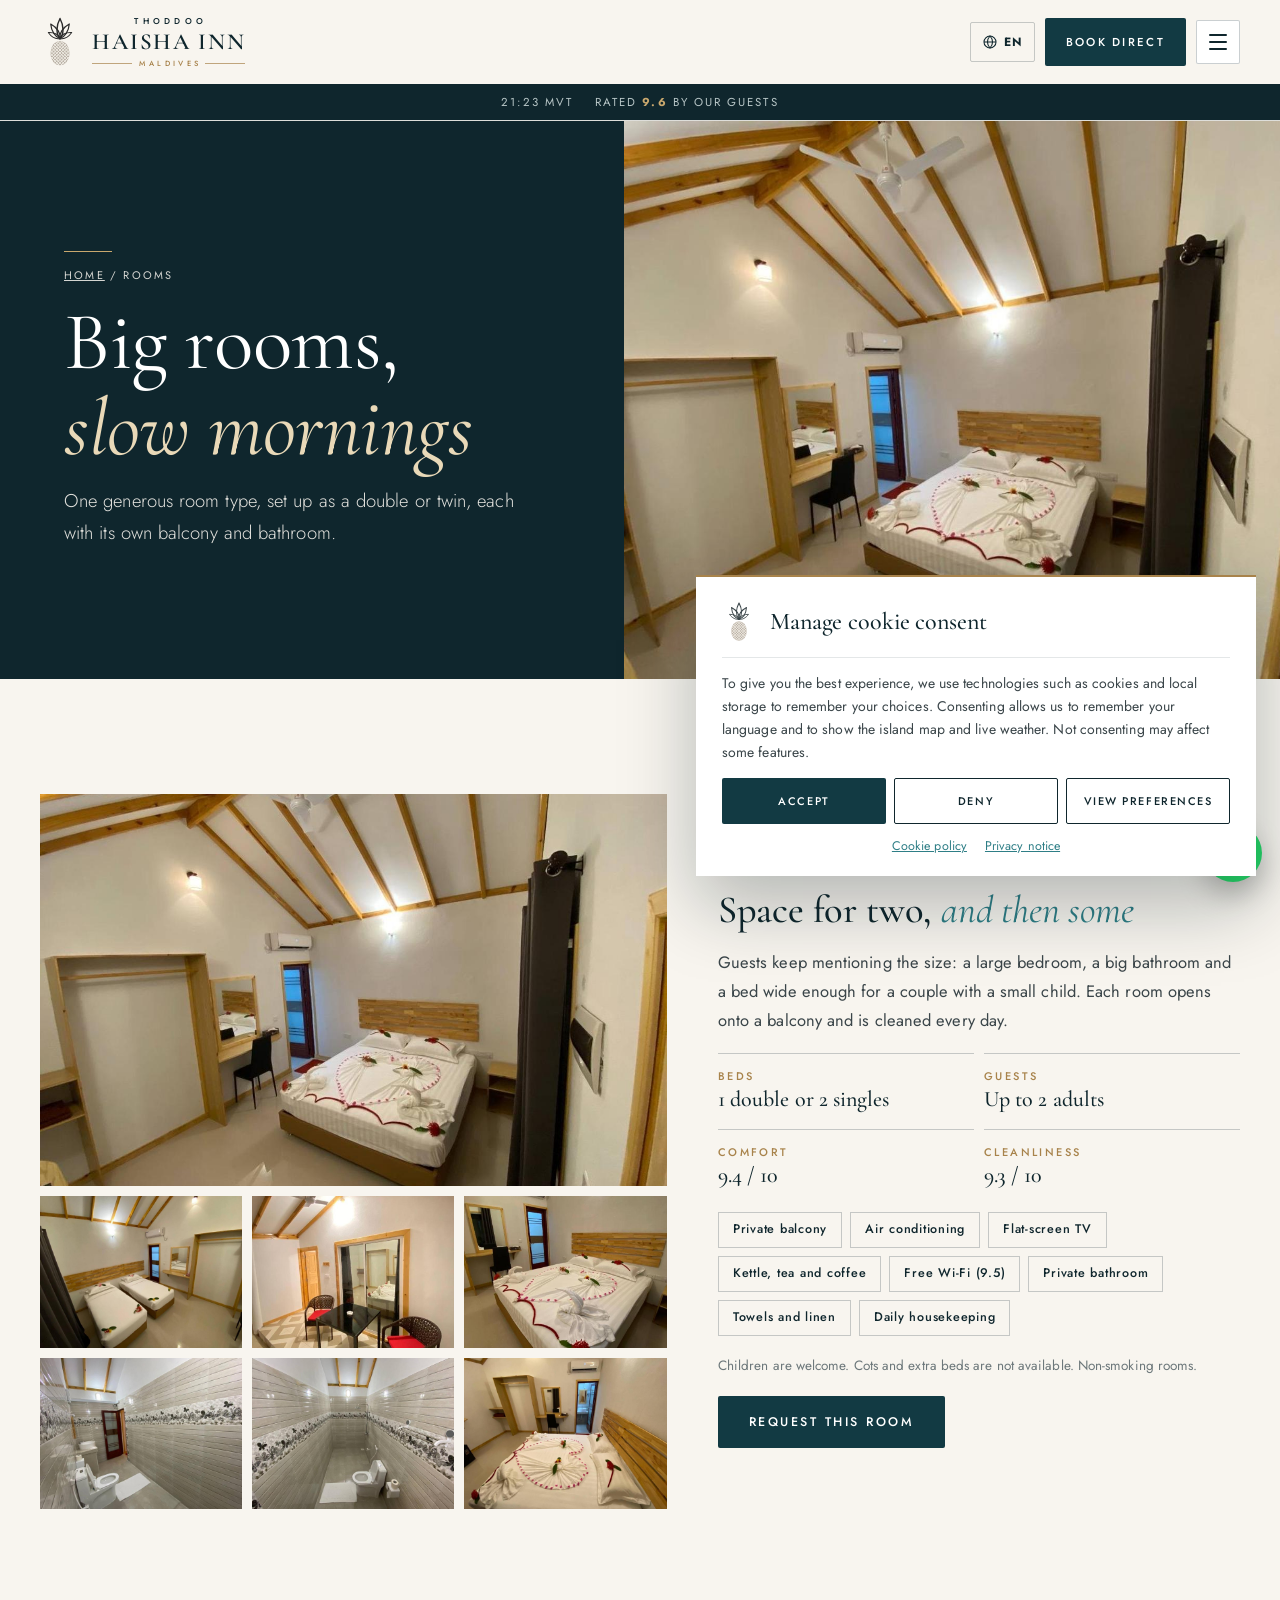
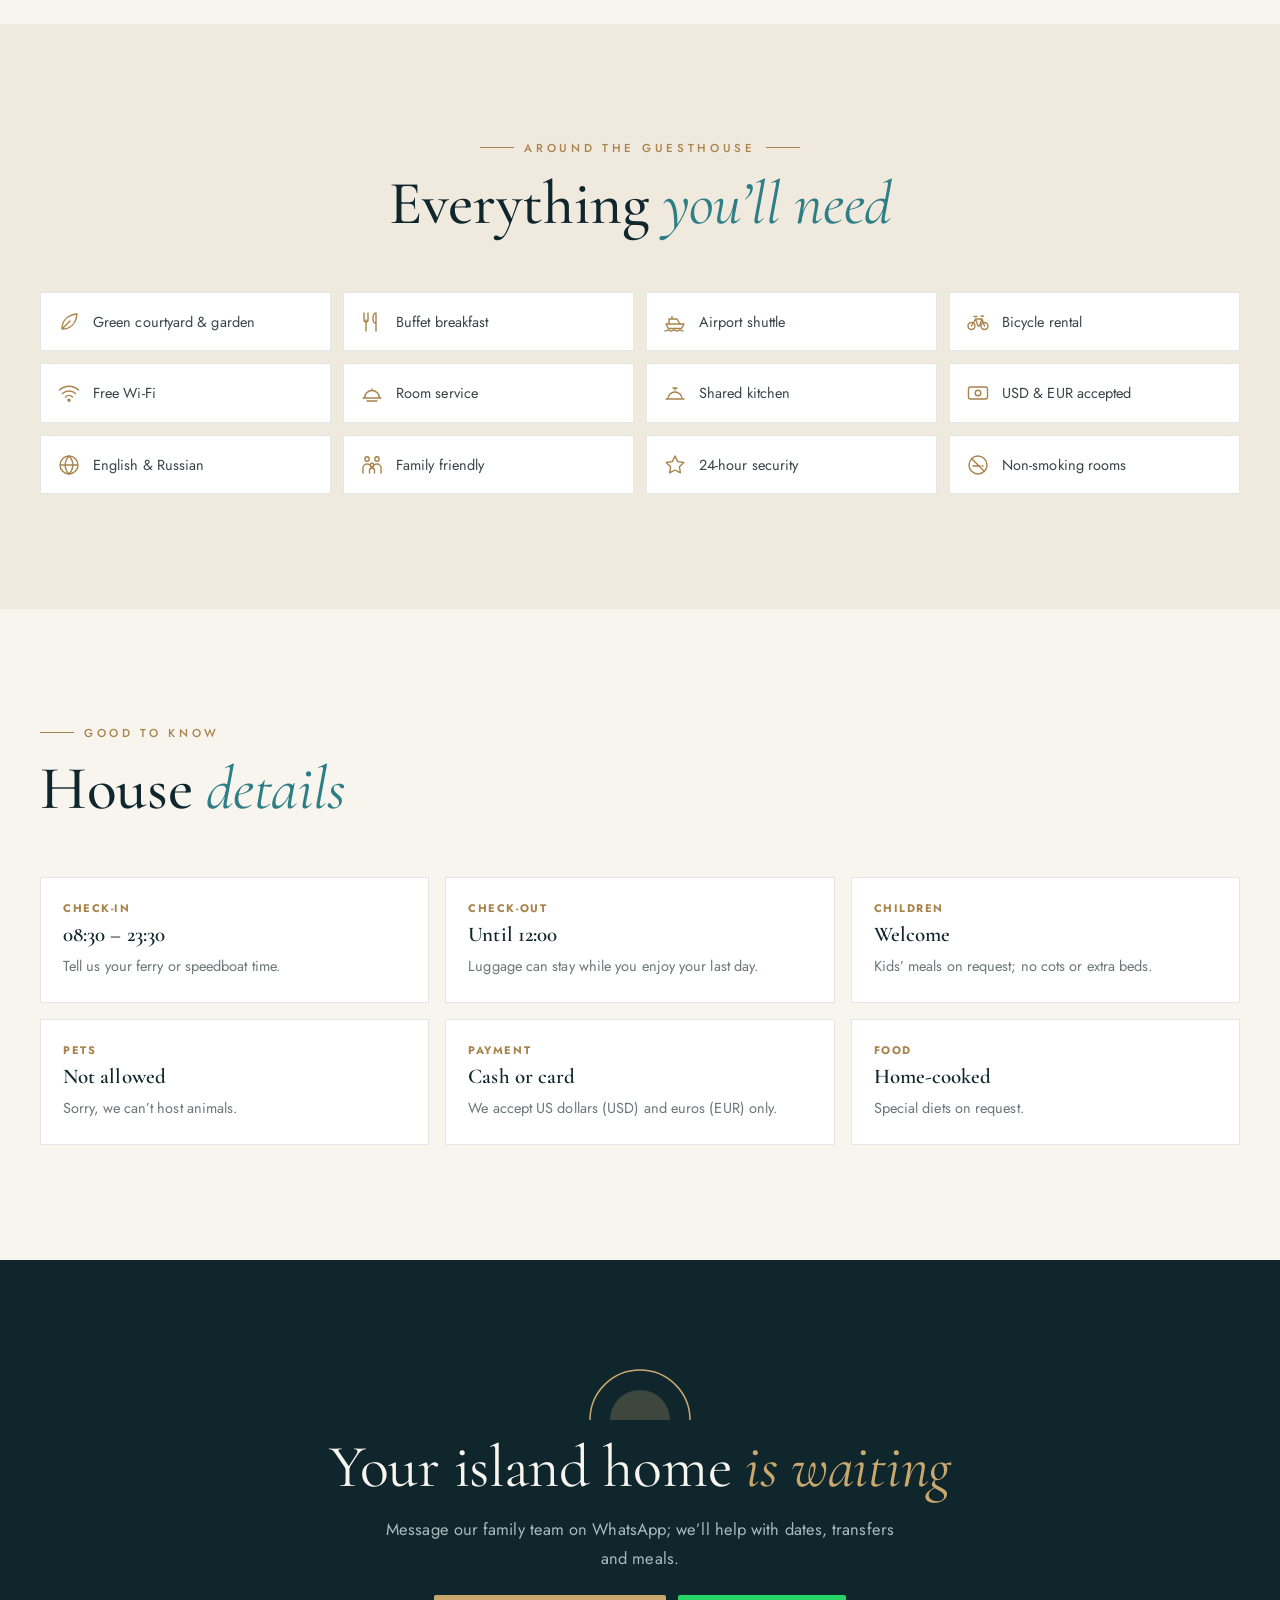
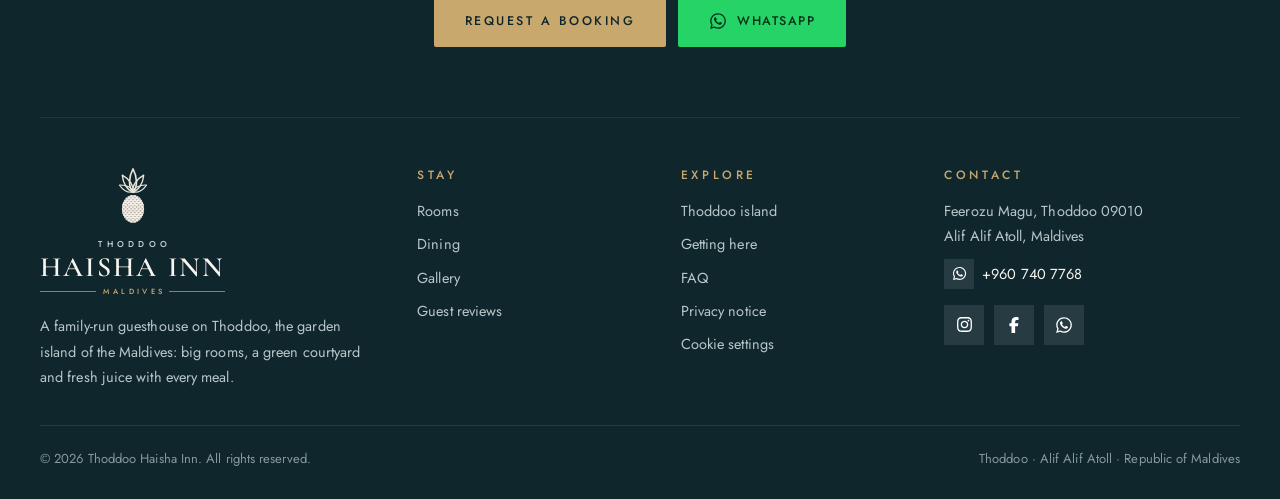
<file: rooms.html>
<!doctype html>
<html lang="en">
<head>
<meta charset="utf-8">
<meta name="viewport" content="width=device-width,initial-scale=1,viewport-fit=cover">
<title>Rooms at Thoddoo Haisha Inn | Double or Twin Room with Balcony, Maldives</title>
<meta name="description" content="Spacious Double or Twin Room at Thoddoo Haisha Inn with balcony, air conditioning, TV, kettle and a big private bathroom. Comfort rated 9.4 by guests.">
<meta name="keywords" content="Thoddoo Haisha Inn, Haisha Inn Thoddoo, Thoddoo guesthouse, family-run guesthouse Maldives, where to stay in Thoddoo, Thoddoo island Maldives, Alif Alif Atoll, budget guesthouse Thoddoo, seaplane to Thoddoo, how to get to Thoddoo, Thoddoo speedboat, Thoddoo bikini beach, North Ari Atoll guesthouse">
<meta name="theme-color" content="#0F262D">
<meta property="og:type" content="website">
<meta property="og:site_name" content="Thoddoo Haisha Inn">
<meta property="og:title" content="Rooms at Thoddoo Haisha Inn | Double or Twin Room with Balcony, Maldives">
<meta property="og:description" content="Spacious Double or Twin Room at Thoddoo Haisha Inn with balcony, air conditioning, TV, kettle and a big private bathroom. Comfort rated 9.4 by guests.">
<meta property="og:image" content="https://haishainnthoddoo.com/assets/p02.jpg">
<meta name="twitter:card" content="summary_large_image">
<meta name="robots" content="index,follow,max-image-preview:large">
<link rel="canonical" href="https://haishainnthoddoo.com/rooms.html">
<meta property="og:url" content="https://haishainnthoddoo.com/rooms.html">
<meta property="og:locale" content="en_GB">
<meta name="twitter:title" content="Rooms at Thoddoo Haisha Inn | Double or Twin Room with Balcony, Maldives">
<meta name="twitter:description" content="Spacious Double or Twin Room at Thoddoo Haisha Inn with balcony, air conditioning, TV, kettle and a big private bathroom. Comfort rated 9.4 by guests.">
<meta name="twitter:image" content="https://haishainnthoddoo.com/assets/p02.jpg">
<meta name="geo.region" content="MV-02">
<meta name="geo.placename" content="Thoddoo, Alif Alif Atoll, Maldives">
<meta name="geo.position" content="4.436254;72.962651">
<meta name="ICBM" content="4.436254, 72.962651">
<link rel="icon" type="image/svg+xml" href="logo-mark.svg">
<link rel="preconnect" href="https://fonts.googleapis.com">
<link rel="preconnect" href="https://fonts.gstatic.com" crossorigin>
<link rel="stylesheet" href="https://fonts.googleapis.com/css2?family=Cormorant+Garamond:ital,wght@0,400;0,500;0,600;1,400;1,500&family=Jost:wght@300;400;500;600;700&display=swap">
<link rel="stylesheet" href="style.css">
<script type="application/ld+json">
{"@context":"https://schema.org","@graph":[{"@type":"Hotel","name":"Thoddoo Haisha Inn","description":"Family-run guesthouse on Thoddoo island, Alif Alif Atoll, Maldives, with spacious balcony rooms, a green courtyard, buffet breakfast with fresh juice, seaplane and speedboat transfers arranged, bike rental and a short walk to the bikini beach.","address":{"@type":"PostalAddress","streetAddress":"Feerozu Magu","addressLocality":"Thoddoo","postalCode":"09010","addressRegion":"Alif Alif Atoll","addressCountry":"MV"},"geo":{"@type":"GeoCoordinates","latitude":4.436254,"longitude":72.962651},"checkinTime":"08:30","checkoutTime":"12:00","petsAllowed":false,"availableLanguage":["English","Russian"],"amenityFeature":[{"@type":"LocationFeatureSpecification","name":"Free Wi-Fi","value":true},{"@type":"LocationFeatureSpecification","name":"Air conditioning","value":true},{"@type":"LocationFeatureSpecification","name":"Garden","value":true},{"@type":"LocationFeatureSpecification","name":"Airport shuttle","value":true},{"@type":"LocationFeatureSpecification","name":"Room service","value":true},{"@type":"LocationFeatureSpecification","name":"Shared kitchen","value":true},{"@type":"LocationFeatureSpecification","name":"Private beach area","value":true}],"aggregateRating":{"@type":"AggregateRating","ratingValue":"9.2","bestRating":"10","worstRating":"1","reviewCount":"213"},"telephone":"+960 740 7768","image":["https://haishainnthoddoo.com/assets/p01.jpg","https://haishainnthoddoo.com/assets/p02.jpg","https://haishainnthoddoo.com/assets/p12.jpg","https://haishainnthoddoo.com/assets/p14.jpg","https://haishainnthoddoo.com/assets/p17.jpg"],"@id":"https://haishainnthoddoo.com/#hotel","url":"https://haishainnthoddoo.com/","alternateName":["Haisha Inn Thoddoo","Haisha Inn","Thoddoo Haisha Inn Guesthouse"],"logo":"https://haishainnthoddoo.com/logo-mark.svg","sameAs":["https://www.instagram.com/thoddoo_haisha_inn/","https://www.facebook.com/100077276923639"],"hasMap":"https://www.google.com/maps?q=4.436254,72.962651","containedInPlace":{"@type":"Place","name":"Thoddoo, Alif Alif Atoll, Maldives"}},{"@type":"WebSite","@id":"https://haishainnthoddoo.com/#website","url":"https://haishainnthoddoo.com/","name":"Thoddoo Haisha Inn","inLanguage":"en","publisher":{"@id":"https://haishainnthoddoo.com/#hotel"}},{"@type":"WebPage","@id":"https://haishainnthoddoo.com/rooms.html#webpage","url":"https://haishainnthoddoo.com/rooms.html","name":"Rooms at Thoddoo Haisha Inn | Double or Twin Room with Balcony, Maldives","description":"Spacious Double or Twin Room at Thoddoo Haisha Inn with balcony, air conditioning, TV, kettle and a big private bathroom. Comfort rated 9.4 by guests.","isPartOf":{"@id":"https://haishainnthoddoo.com/#website"},"about":{"@id":"https://haishainnthoddoo.com/#hotel"},"primaryImageOfPage":"https://haishainnthoddoo.com/assets/p02.jpg","inLanguage":"en"},{"@type":"BreadcrumbList","itemListElement":[{"@type":"ListItem","position":1,"name":"Home","item":"https://haishainnthoddoo.com/"},{"@type":"ListItem","position":2,"name":"Rooms","item":"https://haishainnthoddoo.com/rooms.html"}]}]}
</script>
</head>
<body data-page="rooms">
<svg width="0" height="0" style="position:absolute" aria-hidden="true">
  <defs><clipPath id="pn-clip"><ellipse cx="32" cy="60" rx="15.5" ry="19.5"/></clipPath></defs>
  <symbol id="logo" viewBox="0 0 64 84"><g fill="none" stroke="currentColor" stroke-width="2.3" stroke-linejoin="round"><path d="M32 37C25.5 29 25.5 16 32 4C38.5 16 38.5 29 32 37Z" transform="rotate(-64 32 36) translate(32 36) scale(0.66) translate(-32 -36)"/><path d="M32 37C25.5 29 25.5 16 32 4C38.5 16 38.5 29 32 37Z" transform="rotate(64 32 36) translate(32 36) scale(0.66) translate(-32 -36)"/><path d="M32 37C25.5 29 25.5 16 32 4C38.5 16 38.5 29 32 37Z" transform="rotate(-33 32 36) translate(32 36) scale(0.86) translate(-32 -36)"/><path d="M32 37C25.5 29 25.5 16 32 4C38.5 16 38.5 29 32 37Z" transform="rotate(33 32 36) translate(32 36) scale(0.86) translate(-32 -36)"/><path d="M32 37C25.5 29 25.5 16 32 4C38.5 16 38.5 29 32 37Z" transform="rotate(0 32 36) translate(32 36) scale(1) translate(-32 -36)"/></g><ellipse cx="32" cy="60" rx="15.5" ry="19.5" fill="#B9B0A5"/><path clip-path="url(#pn-clip)" d="M-54.4 36L-6.4 84M-6.4 36L-54.4 84M-49.2 36L-1.2 84M-1.2 36L-49.2 84M-44.0 36L4.0 84M4.0 36L-44.0 84M-38.8 36L9.2 84M9.2 36L-38.8 84M-33.6 36L14.4 84M14.4 36L-33.6 84M-28.4 36L19.6 84M19.6 36L-28.4 84M-23.2 36L24.8 84M24.8 36L-23.2 84M-18.0 36L30.0 84M30.0 36L-18.0 84M-12.8 36L35.2 84M35.2 36L-12.8 84M-7.6 36L40.4 84M40.4 36L-7.6 84M-2.4 36L45.6 84M45.6 36L-2.4 84M2.8 36L50.8 84M50.8 36L2.8 84M8.0 36L56.0 84M56.0 36L8.0 84M13.2 36L61.2 84M61.2 36L13.2 84M18.4 36L66.4 84M66.4 36L18.4 84M23.6 36L71.6 84M71.6 36L23.6 84M28.8 36L76.8 84M76.8 36L28.8 84M34.0 36L82.0 84M82.0 36L34.0 84M39.2 36L87.2 84M87.2 36L39.2 84M44.4 36L92.4 84M92.4 36L44.4 84M49.6 36L97.6 84M97.6 36L49.6 84M54.8 36L102.8 84M102.8 36L54.8 84M60.0 36L108.0 84M108.0 36L60.0 84M65.2 36L113.2 84M113.2 36L65.2 84M70.4 36L118.4 84M118.4 36L70.4 84" stroke="#F4F0E9" stroke-width="1.5" fill="none"/></symbol>
  <symbol id="i-wa" viewBox="0 0 448 512"><path fill="currentColor" d="M380.9 97.1C339 55.1 283.2 32 223.9 32c-122.4 0-222 99.6-222 222 0 39.1 10.2 77.3 29.6 111L0 480l117.7-30.9c32.4 17.7 68.9 27 106.1 27h.1c122.3 0 224.1-99.6 224.1-222 0-59.3-25.2-115-67.1-157zm-157 341.6c-33.2 0-65.7-8.9-94-25.7l-6.7-4-69.8 18.3L72 359.2l-4.4-7c-18.5-29.4-28.2-63.3-28.2-98.2 0-101.7 82.8-184.5 184.6-184.5 49.3 0 95.6 19.2 130.4 54.1 34.8 34.9 56.2 81.2 56.1 130.5 0 101.8-84.9 184.6-186.6 184.6zm101.2-138.2c-5.5-2.8-32.8-16.2-37.9-18-5.1-1.9-8.8-2.8-12.5 2.8-3.7 5.6-14.3 18-17.6 21.8-3.2 3.7-6.5 4.2-12 1.4-32.6-16.3-54-29.1-75.5-66-5.7-9.8 5.7-9.1 16.3-30.3 1.8-3.7.9-6.9-.5-9.7-1.4-2.8-12.5-30.1-17.1-41.2-4.5-10.8-9.1-9.3-12.5-9.5-3.2-.2-6.9-.2-10.6-.2-3.7 0-9.7 1.4-14.8 6.9-5.1 5.6-19.4 19-19.4 46.3 0 27.3 19.9 53.7 22.6 57.4 2.8 3.7 39.1 59.7 94.8 83.8 35.2 15.2 49 16.5 66.6 13.9 10.7-1.6 32.8-13.4 37.4-26.4 4.6-13 4.6-24.1 3.2-26.4-1.3-2.5-5-3.9-10.5-6.6z"/></symbol>
  <symbol id="i-ig" viewBox="0 0 448 512"><path fill="currentColor" d="M224.1 141c-63.6 0-114.9 51.3-114.9 114.9s51.3 114.9 114.9 114.9S339 319.5 339 255.9 287.7 141 224.1 141zm0 189.6c-41.1 0-74.7-33.5-74.7-74.7s33.5-74.7 74.7-74.7 74.7 33.5 74.7 74.7-33.6 74.7-74.7 74.7zm146.4-194.3c0 14.9-12 26.8-26.8 26.8-14.9 0-26.8-12-26.8-26.8s12-26.8 26.8-26.8 26.8 12 26.8 26.8zm76.1 27.2c-1.7-35.9-9.9-67.7-36.2-93.9-26.2-26.2-58-34.4-93.9-36.2-37-2.1-147.9-2.1-184.9 0-35.8 1.7-67.6 9.9-93.9 36.1s-34.4 58-36.2 93.9c-2.1 37-2.1 147.9 0 184.9 1.7 35.9 9.9 67.7 36.2 93.9s58 34.4 93.9 36.2c37 2.1 147.9 2.1 184.9 0 35.9-1.7 67.7-9.9 93.9-36.2 26.2-26.2 34.4-58 36.2-93.9 2.1-37 2.1-147.8 0-184.8zM398.8 388c-7.8 19.6-22.9 34.7-42.6 42.6-29.5 11.7-99.5 9-132.1 9s-102.7 2.6-132.1-9c-19.6-7.8-34.7-22.9-42.6-42.6-11.7-29.5-9-99.5-9-132.1s-2.6-102.7 9-132.1c7.8-19.6 22.9-34.7 42.6-42.6 29.5-11.7 99.5-9 132.1-9s102.7-2.6 132.1 9c19.6 7.8 34.7 22.9 42.6 42.6 11.7 29.5 9 99.5 9 132.1s2.7 102.7-9 132.1z"/></symbol>
  <symbol id="i-viber" viewBox="0 0 512 512"><path fill="currentColor" d="M444 49.9C431.3 38.2 379.9.9 265.3.4c0 0-135.1-8.1-200.9 52.3C27.8 89.3 14.9 143 13.5 209.5c-1.4 66.5-3.1 191.1 117 224.9h.1l-.1 51.6s-.8 20.9 13 25.1c16.6 5.2 26.4-10.7 42.3-27.8 8.7-9.4 20.7-23.2 29.8-33.7 82.2 6.9 145.3-8.9 152.5-11.2 16.6-5.4 110.5-17.4 125.7-142 15.8-128.6-7.6-209.8-49.8-246.5zM457.9 287c-12.9 104-89 110.6-103 115.1-6 1.9-61.5 15.7-131.2 11.2 0 0-52 62.7-68.2 79-5.3 5.3-11.1 4.8-11-5.7 0-6.9.4-85.7.4-85.7-.1 0-.1 0 0 0-101.8-28.2-95.8-134.3-94.7-189.8 1.1-55.5 11.6-101 42.6-131.6 55.7-50.5 170.4-43 170.4-43 96.9.4 143.3 29.6 154.1 39.4 35.7 30.6 53.9 103.8 40.6 211.1zm-139-80.8c.4 8.6-12.5 9.2-12.9.6-1.1-22-11.4-32.7-32.6-33.9-8.6-.5-7.8-13.4.7-12.9 27.9 1.5 43.4 17.5 44.8 46.2zm20.3 11.3c1-42.4-25.5-75.6-75.8-79.3-8.5-.6-7.6-13.5.9-12.9 58 4.2 88.9 44.1 87.8 92.5-.1 8.6-13.1 8.2-12.9-.3zm47 13.4c.1 8.6-12.9 8.7-12.9.1-.6-81.5-54.9-125.9-120.8-126.4-8.5-.1-8.5-12.9 0-12.9 73.7.5 133 51.4 133.7 139.2zM374.9 329v.2c-10.8 19-31 40-51.8 33.3l-.2-.3c-21.1-5.9-70.8-31.5-102.2-56.5-16.2-12.8-31-27.9-42.4-42.4-10.3-12.9-20.7-28.2-30.8-46.6-21.3-38.5-26-55.7-26-55.7-6.7-20.8 14.2-41 33.3-51.8h.2c9.2-4.8 18-3.2 23.9 3.9 0 0 12.4 14.8 17.7 22.1 5 6.8 11.7 17.7 15.2 23.8 6.1 10.9 2.3 22-3.7 26.6l-12 9.6c-6.1 4.9-5.3 14-5.3 14s17.8 67.3 84.3 84.3c0 0 9.1.8 14-5.3l9.6-12c4.6-6 15.7-9.8 26.6-3.7 14.7 8.3 33.4 21.2 45.8 32.9 7 5.7 8.6 14.4 3.8 23.6z"/></symbol>
  <symbol id="i-fb" viewBox="0 0 320 512"><path fill="currentColor" d="M80 299.3V512H196V299.3h86.5l18-97.8H196V166.9c0-51.7 20.3-71.5 72.7-71.5c16.3 0 29.4 .4 37 1.2V7.9C291.4 4 256.4 0 236.2 0C129.3 0 80 50.5 80 159.4v42.1H14v97.8H80z"/></symbol>
  <symbol id="i-mail" viewBox="0 0 24 24"><g fill="none" stroke="currentColor" stroke-width="1.5" stroke-linecap="round" stroke-linejoin="round"><rect x="3" y="5" width="18" height="14" rx="2"/><path d="M3 7l9 6 9-6"/></g></symbol>
  <symbol id="i-pin" viewBox="0 0 24 24"><g fill="none" stroke="currentColor" stroke-width="1.5" stroke-linejoin="round"><path d="M12 21s-7-6.2-7-11.5A7 7 0 0 1 19 9.5C19 14.8 12 21 12 21z"/><circle cx="12" cy="9.5" r="2.5"/></g></symbol>
  <symbol id="i-phone" viewBox="0 0 24 24"><path fill="none" stroke="currentColor" stroke-width="1.5" stroke-linejoin="round" d="M5 4h4l2 5-2.5 1.5a11 11 0 0 0 5 5L15 13l5 2v4a2 2 0 0 1-2 2A16 16 0 0 1 3 6a2 2 0 0 1 2-2"/></symbol>
  <symbol id="i-clock" viewBox="0 0 24 24"><g fill="none" stroke="currentColor" stroke-width="1.5" stroke-linecap="round"><circle cx="12" cy="12" r="9"/><path d="M12 7v5l3 2"/></g></symbol>
  <symbol id="u-star" viewBox="0 0 24 24"><path fill="none" stroke="currentColor" stroke-width="1.4" stroke-linejoin="round" d="M12 3l2.7 5.6 6.1.9-4.4 4.3 1 6.1L12 17l-5.4 2.9 1-6.1-4.4-4.3 6.1-.9z"/></symbol>
  <symbol id="u-bal" viewBox="0 0 24 24"><g fill="none" stroke="currentColor" stroke-width="1.4" stroke-linecap="round"><path d="M5 3h14v9H5zM12 3v9M3 12h18M5 12v9M9.5 12v9M14.5 12v9M19 12v9M3 21h18"/></g></symbol>
  <symbol id="u-walk" viewBox="0 0 24 24"><g fill="none" stroke="currentColor" stroke-width="1.4" stroke-linecap="round" stroke-linejoin="round"><circle cx="13" cy="4" r="1.8"/><path d="M10 21l2-6 3 3v3M9 11l3-3 3 3 2 1M12 8l-1 7M7 13l2-2"/><path d="M2 21c2 0 2-1 4-1"/></g></symbol>
  <symbol id="u-fam" viewBox="0 0 24 24"><g fill="none" stroke="currentColor" stroke-width="1.4" stroke-linecap="round"><circle cx="7" cy="6" r="2.2"/><circle cx="17" cy="6" r="2.2"/><circle cx="12" cy="12" r="1.7"/><path d="M3 20v-5a4 4 0 0 1 8 0M13 15a4 4 0 0 1 8 0v5M9.5 20v-2.5a2.5 2.5 0 0 1 5 0V20"/></g></symbol>
  <symbol id="u-bike" viewBox="0 0 24 24"><g fill="none" stroke="currentColor" stroke-width="1.4" stroke-linecap="round" stroke-linejoin="round"><circle cx="5.5" cy="16" r="3.5"/><circle cx="18.5" cy="16" r="3.5"/><path d="M5.5 16l4-7h6.5l2.5 7M9.5 9L12 16h1.5L16 9M8 6.5h3M15 6h2.5"/></g></symbol>
  <symbol id="u-boat" viewBox="0 0 24 24"><g fill="none" stroke="currentColor" stroke-width="1.4" stroke-linecap="round" stroke-linejoin="round"><path d="M3 14h18l-2.5 4.5H5.5z"/><path d="M6 14V9h8l3 5M9 9V6.5M2 21c1.5 0 1.5-1 3-1s1.5 1 3 1 1.5-1 3-1 1.5 1 3 1 1.5-1 3-1 1.5 1 3 1"/></g></symbol>
  <symbol id="u-food" viewBox="0 0 24 24"><g fill="none" stroke="currentColor" stroke-width="1.4" stroke-linecap="round" stroke-linejoin="round"><path d="M4 3v7a2 2 0 0 0 4 0V3M6 10v11M16 3c-2 0-3 2.5-3 6s1 4 3 4v8M16 3v18"/></g></symbol>
  <symbol id="u-wifi" viewBox="0 0 24 24"><g fill="none" stroke="currentColor" stroke-width="1.4" stroke-linecap="round"><path d="M2.5 9a14 14 0 0 1 19 0M5.5 12.5a9.5 9.5 0 0 1 13 0M8.5 16a5 5 0 0 1 7 0"/><circle cx="12" cy="19.2" r="1" fill="currentColor"/></g></symbol>
  <symbol id="u-snow" viewBox="0 0 24 24"><g fill="none" stroke="currentColor" stroke-width="1.4" stroke-linecap="round"><path d="M12 2v20M4.5 6.5l15 11M19.5 6.5l-15 11M9 3.5l3 2.5 3-2.5M9 20.5l3-2.5 3 2.5"/></g></symbol>
  <symbol id="u-desk" viewBox="0 0 24 24"><g fill="none" stroke="currentColor" stroke-width="1.4" stroke-linecap="round"><path d="M3 18h18M5 18a7 7 0 0 1 14 0M12 9V7M10 7h4"/></g></symbol>
  <symbol id="u-bell" viewBox="0 0 24 24"><g fill="none" stroke="currentColor" stroke-width="1.4" stroke-linecap="round"><path d="M3 17h18M4.5 17a7.5 7.5 0 0 1 15 0M12 9.5V8M7 20h10"/></g></symbol>
  <symbol id="u-leaf" viewBox="0 0 24 24"><g fill="none" stroke="currentColor" stroke-width="1.4" stroke-linecap="round" stroke-linejoin="round"><path d="M5 19c0-8 5-14 15-15-1 10-7 15-15 15zM5 19l8-8"/></g></symbol>
  <symbol id="u-wash" viewBox="0 0 24 24"><g fill="none" stroke="currentColor" stroke-width="1.4"><rect x="4" y="3" width="16" height="18" rx="2"/><circle cx="12" cy="13" r="4.5"/><path d="M7 6.5h2"/></g></symbol>
  <symbol id="u-cash" viewBox="0 0 24 24"><g fill="none" stroke="currentColor" stroke-width="1.4"><rect x="2.5" y="6" width="19" height="12" rx="2"/><circle cx="12" cy="12" r="2.8"/></g></symbol>
  <symbol id="u-lang" viewBox="0 0 24 24"><g fill="none" stroke="currentColor" stroke-width="1.4"><circle cx="12" cy="12" r="9"/><path d="M3 12h18M12 3c2.5 2.6 3.8 5.6 3.8 9s-1.3 6.4-3.8 9c-2.5-2.6-3.8-5.6-3.8-9S9.5 5.6 12 3z"/></g></symbol>
  <symbol id="u-nosmoke" viewBox="0 0 24 24"><g fill="none" stroke="currentColor" stroke-width="1.4" stroke-linecap="round"><circle cx="12" cy="12" r="9"/><path d="M5.6 5.6l12.8 12.8M7 13h7M16 13h1"/></g></symbol>
</svg>

<a class="skip" href="#main">Skip to content</a>
<div class="progress" aria-hidden="true"><i></i></div>

<header class="site-h">
  <div class="wrap">
    <a class="logo" href="index.html" aria-label="Thoddoo Haisha Inn, Maldives, home"><svg class="logo-svg" aria-hidden="true"><use href="#logo"/></svg><span class="logo-t"><small class="l1">THODDOO</small><b>HAISHA INN</b><small class="l2">MALDIVES</small></span></a>
    <nav class="nav nav-m" id="nav" aria-label="Main">
      <a href="index.html" data-p="home">Home</a><a href="rooms.html" data-p="rooms">Rooms</a><a href="dining.html" data-p="dining">Dining</a><a href="experiences.html" data-p="experiences">Thoddoo</a><a href="reviews.html" data-p="reviews">Reviews</a><a href="plan.html" data-p="plan">Plan Your Trip</a><a href="gallery.html" data-p="gallery">Gallery</a><a href="contact.html" data-p="contact">Contact Us</a>
    </nav>
    <a class="btn btn-sun hdr-cta" href="contact.html#book">Book direct</a>
    <button class="burger" type="button" aria-label="Menu" aria-expanded="false" aria-controls="nav"><i></i><i></i><i></i></button>
  </div>
  <div class="sunbar"><span id="mvt"></span><span id="wx" hidden></span><span>Rated <b>9.6</b> by our guests</span></div>
</header>

<main id="main" tabindex="-1">
<section class="phero">
  <img src="assets/p02.jpg" alt="Double room with wooden beams at Thoddoo Haisha Inn">
  <div class="wrap">
    <span class="crumbs"><a href="index.html">Home</a> / <span>Rooms</span></span>
    <h1>Big rooms, <em>slow mornings</em></h1>
    <p class="lead">One generous room type, set up as a double or twin, each with its own balcony and bathroom.</p>
  </div>
</section>

<section class="band">
  <div class="wrap room-feature">
    <div class="rgal rv" data-lb="rooms">
      <button type="button"><img src="assets/p02.jpg" alt="Double room with wooden ceiling beams"></button>
      <button type="button"><img src="assets/p05.jpg" alt="Twin room with two single beds" loading="lazy"></button>
      <button type="button"><img src="assets/p11.jpg" alt="Room with sitting area" loading="lazy"></button>
      <button type="button"><img src="assets/p08.jpg" alt="Welcome flowers on the bed" loading="lazy"></button>
      <button type="button"><img src="assets/p03.jpg" alt="Spacious tiled bathroom" loading="lazy"></button>
      <button type="button"><img src="assets/p06.jpg" alt="Bathroom with walk-in shower" loading="lazy"></button>
      <button type="button"><img src="assets/p12.jpg" alt="Towel-art welcome on the bed" loading="lazy"></button>
    </div>
    <div class="room-info rv">
      <span class="eyebrow">Double or Twin Room</span>
      <h3>Space for two, <em>and then some</em></h3>
      <p>Guests keep mentioning the size: a large bedroom, a big bathroom and a bed wide enough for a couple with a small child. Each room opens onto a balcony and is cleaned every day.</p>
      <div class="spec"><div><small>Beds</small><b>1 double or 2 singles</b></div><div><small>Guests</small><b>Up to 2 adults</b></div><div><small>Comfort</small><b>9.4 / 10</b></div><div><small>Cleanliness</small><b>9.3 / 10</b></div></div>
      <ul class="feat"><li>Private balcony</li><li>Air conditioning</li><li>Flat-screen TV</li><li>Kettle, tea and coffee</li><li>Free Wi-Fi (9.5)</li><li>Private bathroom</li><li>Towels and linen</li><li>Daily housekeeping</li></ul>
      <p class="policy">Children are welcome. Cots and extra beds are not available. Non-smoking rooms.</p>
      <a class="btn btn-sun" href="contact.html?room=Double%20room#book" style="align-self:flex-start">Request this room</a>
    </div>
  </div>
</section>

<section class="band mist">
  <div class="wrap">
    <div class="head center rv"><span class="eyebrow">Around the guesthouse</span><h2 class="h2">Everything <em>you’ll need</em></h2></div>
    <div class="amen rv">
      <div><svg width="24" height="24" aria-hidden="true"><use href="#u-leaf"/></svg>Green courtyard & garden</div>
      <div><svg width="24" height="24" aria-hidden="true"><use href="#u-food"/></svg>Buffet breakfast</div>
      <div><svg width="24" height="24" aria-hidden="true"><use href="#u-boat"/></svg>Airport shuttle</div>
      <div><svg width="24" height="24" aria-hidden="true"><use href="#u-bike"/></svg>Bicycle rental</div>
      <div><svg width="24" height="24" aria-hidden="true"><use href="#u-wifi"/></svg>Free Wi-Fi</div>
      <div><svg width="24" height="24" aria-hidden="true"><use href="#u-bell"/></svg>Room service</div>
      <div><svg width="24" height="24" aria-hidden="true"><use href="#u-desk"/></svg>Shared kitchen</div>
      <div><svg width="24" height="24" aria-hidden="true"><use href="#u-cash"/></svg>USD &amp; EUR accepted</div>
      <div><svg width="24" height="24" aria-hidden="true"><use href="#u-lang"/></svg>English & Russian</div>
      <div><svg width="24" height="24" aria-hidden="true"><use href="#u-fam"/></svg>Family friendly</div>
      <div><svg width="24" height="24" aria-hidden="true"><use href="#u-star"/></svg>24-hour security</div>
      <div><svg width="24" height="24" aria-hidden="true"><use href="#u-nosmoke"/></svg>Non-smoking rooms</div>
    </div>
  </div>
</section>

<section class="band">
  <div class="wrap">
    <div class="head rv"><span class="eyebrow">Good to know</span><h2 class="h2">House <em>details</em></h2></div>
    <div class="info-grid rv">
      <div><small>Check-in</small><b>08:30 – 23:30</b><span>Tell us your ferry or speedboat time.</span></div>
      <div><small>Check-out</small><b>Until 12:00</b><span>Luggage can stay while you enjoy your last day.</span></div>
      <div><small>Children</small><b>Welcome</b><span>Kids’ meals on request; no cots or extra beds.</span></div>
      <div><small>Pets</small><b>Not allowed</b><span>Sorry, we can’t host animals.</span></div>
      <div><small>Payment</small><b>Cash or card</b><span>We accept US dollars (USD) and euros (EUR) only.</span></div>
      <div><small>Food</small><b>Home-cooked</b><span>Special diets on request.</span></div>
    </div>
  </div>
</section>

</main>

<footer class="site-f">
  <div class="wrap">
    <div class="f-cta">
      <svg class="f-sun" viewBox="0 0 120 60" aria-hidden="true"><path d="M10 60a50 50 0 0 1 100 0" fill="none" stroke="currentColor" stroke-width="1.5"/><path d="M30 60a30 30 0 0 1 60 0" fill="currentColor" opacity=".25"/></svg>
      <h2>Your island home <em>is waiting</em></h2>
      <p>Message our family team on WhatsApp; we’ll help with dates, transfers and meals.</p>
      <div class="row"><a class="btn btn-sun" href="contact.html#book">Request a booking</a><a class="btn btn-wa" data-link="whatsapp" href="contact.html" target="_blank" rel="noopener"><svg width="18" height="18" aria-hidden="true"><use href="#i-wa"/></svg>WhatsApp</a></div>
    </div>
    <div class="ft">
      <div>
        <a class="logo ft-logo" href="index.html" aria-label="Thoddoo Haisha Inn, Maldives, home"><svg class="logo-svg" aria-hidden="true"><use href="#logo"/></svg><span class="logo-t"><small class="l1">THODDOO</small><b>HAISHA INN</b><small class="l2">MALDIVES</small></span></a>
        <p>A family-run guesthouse on Thoddoo, the garden island of the Maldives: big rooms, a green courtyard and fresh juice with every meal.</p>
      </div>
      <div>
        <h4>Stay</h4>
        <nav aria-label="Stay"><a href="rooms.html">Rooms</a><a href="dining.html">Dining</a><a href="gallery.html">Gallery</a><a href="reviews.html">Guest reviews</a></nav>
      </div>
      <div>
        <h4>Explore</h4>
        <nav aria-label="Explore"><a href="experiences.html">Thoddoo island</a><a href="plan.html">Getting here</a><a href="plan.html#faq">FAQ</a><a href="privacy.html">Privacy notice</a><a href="privacy.html#cookies" data-cookie-settings>Cookie settings</a></nav>
      </div>
      <div>
        <h4>Contact</h4>
        <address class="ft-contact">
          <span>Feerozu Magu, Thoddoo 09010<br>Alif Alif Atoll, Maldives</span>
          <span class="fc-line"><a class="fc-ico" data-link="whatsapp" href="contact.html" target="_blank" rel="noopener" aria-label="WhatsApp"><svg width="15" height="15" aria-hidden="true"><use href="#i-wa"/></svg></a><a class="fc-txt" data-link="phone" data-text="phone" href="contact.html"></a></span>
          <span class="fc-line"><a class="fc-ico" data-link="email" href="contact.html" aria-label="Email"><svg width="15" height="15" aria-hidden="true"><use href="#i-mail"/></svg></a><a class="fc-txt" data-link="email" data-text="email" href="contact.html"></a></span>
        </address>
        <div class="social" aria-label="Follow us">
          <a data-link="instagram" href="contact.html" target="_blank" rel="noopener" aria-label="Instagram"><svg width="17" height="17" aria-hidden="true"><use href="#i-ig"/></svg></a>
          <a data-link="facebook" href="contact.html" target="_blank" rel="noopener" aria-label="Facebook"><svg width="16" height="16" aria-hidden="true"><use href="#i-fb"/></svg></a>
          <a data-link="viber" href="contact.html" aria-label="Viber"><svg width="18" height="18" aria-hidden="true"><use href="#i-viber"/></svg></a>
          <a data-link="whatsapp" href="contact.html" target="_blank" rel="noopener" aria-label="WhatsApp"><svg width="18" height="18" aria-hidden="true"><use href="#i-wa"/></svg></a>
        </div>
      </div>
    </div>
    <div class="fb"><span>© <span data-year>2026</span> <span>Thoddoo Haisha Inn. All rights reserved.</span></span><span>Thoddoo · Alif Alif Atoll · Republic of Maldives</span></div>
  </div>
</footer>

<div class="mbar" role="region" aria-label="Quick booking">
  <a class="btn btn-sun" href="contact.html#book">Check availability</a>
  <a class="btn btn-wa" data-link="whatsapp" href="contact.html" target="_blank" rel="noopener" aria-label="WhatsApp us"><svg width="20" height="20" aria-hidden="true"><use href="#i-wa"/></svg></a>
</div>
<a class="fab" data-link="whatsapp" href="contact.html" target="_blank" rel="noopener" aria-label="Chat with us on WhatsApp"><svg width="28" height="28" aria-hidden="true"><use href="#i-wa"/></svg></a>
<script src="i18n.js"></script>
<script src="site.js"></script>
</body>
</html>
</file>
<file: style.css>
/* Thoddoo Haisha Inn — "Lagoon & Sand" */
:root{
  /* "Lagoon & Sand": deep ocean ink, lagoon teal, warm ivory and a quiet brass accent */
  --cream:#F8F5EF; --mist:#EFE9DE; --sand:#E6DDCD; --white:#FFFFFF;
  --coral:#A8834B; --coral-d:#8A6A38; --apricot:#C9A86E; --peach:#EADFC8;
  --teal:#123A43; --teal-l:#1D5560; --lagoon:#2E7E86; --pink:#5FA3A8; --leaf:#4F7A5A;
  --cocoa:#0F262D; --text:#3A4549; --muted:#6C777A; --line:rgba(15,38,45,.11); --line-2:rgba(15,38,45,.22);
  --display:'Cormorant Garamond', 'Cormorant', Georgia, 'Times New Roman', serif;
  --body:'Jost', system-ui, -apple-system, 'Segoe UI', sans-serif;
  --gutter:max(20px, env(safe-area-inset-left,0px));
  --r:4px; --shadow:0 20px 50px rgba(15,38,45,.10);
  color-scheme:light;
}
*,*::before,*::after{box-sizing:border-box}
html{scroll-behavior:smooth;-webkit-text-size-adjust:100%;overflow-x:clip}
body{margin:0;background:var(--cream);color:var(--text);font:400 16.5px/1.7 var(--body);-webkit-font-smoothing:antialiased;overflow-x:clip}
img{max-width:100%;display:block}
a{color:inherit}
p{margin:0}
h1,h2,h3,h4{font-family:var(--display);font-weight:600;color:var(--cocoa);margin:0;line-height:1.08;letter-spacing:-.015em;text-wrap:balance;overflow-wrap:break-word;hyphens:auto}
h1 em,h2 em,h3 em{font-style:italic;font-weight:400;color:var(--coral)}
:focus-visible{outline:3px solid var(--apricot);outline-offset:3px}
[hidden]{display:none!important}
::selection{background:var(--peach);color:var(--cocoa)}
main{overflow-x:clip}
main:focus{outline:none}

.wrap{max-width:1240px;margin:0 auto;padding-inline:var(--gutter)}
.band{padding-block:clamp(72px,9vw,120px)}
.band.mist{background:var(--mist)}
.band.teal{background:var(--teal);color:#D9E4E3}
.band.teal h2,.band.teal h3{color:#F8F5EF}
.band.teal h2 em{color:var(--peach)}
.eyebrow{display:inline-flex;align-items:center;gap:10px;font:700 12px var(--body);letter-spacing:.2em;text-transform:uppercase;color:var(--coral)}
.eyebrow::before{content:"";width:18px;height:18px;border-radius:50%;background:radial-gradient(circle at 50% 70%,var(--apricot) 0 45%,transparent 46%),linear-gradient(transparent 62%,var(--teal) 62%);border:1.5px solid var(--coral)}
.band.teal .eyebrow{color:var(--peach)}
.h2{font-size:clamp(34px,4.6vw,58px)}
.lead{font-size:18px;color:var(--muted);max-width:640px}
.head{display:flex;flex-direction:column;gap:16px;margin-bottom:clamp(36px,5vw,56px)}
.head.center{align-items:center;text-align:center}.head.center .lead{margin-inline:auto}

.btn{display:inline-flex;align-items:center;justify-content:center;gap:10px;min-height:52px;padding:0 26px;border-radius:14px;border:2px solid transparent;font:700 15px var(--body);letter-spacing:.01em;text-decoration:none;white-space:nowrap;cursor:pointer;transition:transform .2s,background .2s,color .2s,border-color .2s,box-shadow .2s}
.btn:hover{transform:translateY(-2px)}
.btn-sun{background:var(--coral);color:#fff;box-shadow:0 10px 22px rgba(15,38,45,.18)}.btn-sun:hover{background:var(--coral-d)}
.btn-teal{background:var(--teal);color:#fff}.btn-teal:hover{background:var(--teal-l)}
.btn-ghost{border-color:var(--cocoa);color:var(--cocoa);background:transparent}.btn-ghost:hover{background:var(--cocoa);color:var(--cream)}
.btn-wa{background:#25D366;color:#06311a}
.link{font-weight:700;color:var(--coral);text-decoration:none;border-bottom:2px solid var(--apricot);padding-bottom:2px}
.link:hover{color:var(--coral-d)}

.js .rv{opacity:0;transform:translateY(22px);transition:opacity .8s ease,transform .8s cubic-bezier(.2,.7,.2,1)}
.js .rv.in{opacity:1;transform:none}
@media (prefers-reduced-motion:reduce){html{scroll-behavior:auto}.js .rv{opacity:1;transform:none;transition:none}}

.skip{position:fixed;left:16px;top:-60px;z-index:200;background:var(--teal);color:#fff;padding:12px 18px;border-radius:10px;text-decoration:none;font-weight:700}
.skip:focus{top:12px}
.progress{position:fixed;inset:0 0 auto;height:3px;z-index:120;pointer-events:none}
.progress i{display:block;height:100%;background:linear-gradient(90deg,var(--apricot),var(--coral),var(--teal));transform:scaleX(0);transform-origin:0 50%}

/* ---------- header: centred logo, split navigation ---------- */
.site-h{position:sticky;top:0;z-index:60;background:rgba(248,245,239,.94);backdrop-filter:blur(10px);-webkit-backdrop-filter:blur(10px);border-bottom:1px solid var(--line);transition:box-shadow .3s}
.site-h.scrolled{box-shadow:0 8px 24px rgba(15,38,45,.08)}
.site-h .wrap{display:grid;grid-template-columns:1fr auto 1fr;align-items:center;gap:18px;min-height:78px}
.nav-l{justify-self:end;display:flex;gap:2px}
.nav-r{display:flex;gap:2px;justify-self:start}
.nav-m{display:none}
.nav a{position:relative;text-decoration:none;font-weight:500;font-size:14.5px;color:var(--text);padding:10px 11px;border-radius:10px;white-space:nowrap}
.nav a:hover{color:var(--coral)}
.nav a.on{color:var(--coral)}
.nav a.on::after{content:"";position:absolute;left:50%;bottom:2px;width:6px;height:6px;margin-left:-3px;border-radius:50%;background:var(--apricot)}
.logo{display:flex;align-items:center;gap:10px;text-decoration:none;justify-self:center}
.logo-svg{width:52px;height:52px;flex-shrink:0}
.logo-t{display:flex;flex-direction:column;line-height:1}
.logo-t b{font:600 25px var(--display);letter-spacing:.06em;color:var(--cocoa)}
.logo-t small{font:700 10px var(--body);letter-spacing:.3em;color:var(--teal);margin-top:4px}
.hdr-cta{position:absolute;right:var(--gutter);top:13px;min-height:46px;padding:0 18px;font-size:14px}
.site-h .wrap{position:relative}
.lang{position:absolute;right:calc(var(--gutter) + 156px);top:18px}
.lang-btn{display:inline-flex;align-items:center;gap:6px;height:40px;padding:0 11px;border:1.5px solid var(--line-2);border-radius:10px;background:transparent;color:var(--cocoa);font:700 12px var(--body);letter-spacing:.08em;cursor:pointer}
.lang-menu{position:absolute;top:calc(100% + 10px);right:0;z-index:90;min-width:190px;background:#fff;border-radius:16px;box-shadow:var(--shadow);padding:6px;display:grid;gap:2px}
.lang-menu button{display:flex;justify-content:space-between;gap:14px;width:100%;padding:10px 12px;border:0;border-radius:10px;background:none;color:var(--cocoa);font:500 15px system-ui,'Segoe UI',Tahoma,sans-serif;cursor:pointer;text-align:start}
.lang-menu button small{font-size:11px;font-weight:700;color:var(--muted)}
.lang-menu button:hover{background:var(--mist)}
.lang-menu button.on{background:var(--coral);color:#fff}.lang-menu button.on small{color:#fff}
.lang-row{display:none}
.burger{display:none;width:44px;height:44px;border:1.5px solid var(--line-2);border-radius:12px;background:#fff;color:var(--cocoa);cursor:pointer;flex-direction:column;align-items:center;justify-content:center;gap:5px}
.burger i{width:18px;height:2px;border-radius:2px;background:currentColor;transition:transform .25s,opacity .25s}
.site-h.open .burger i:nth-child(1){transform:translateY(7px) rotate(45deg)}
.site-h.open .burger i:nth-child(2){opacity:0}
.site-h.open .burger i:nth-child(3){transform:translateY(-7px) rotate(-45deg)}
.sunbar{display:flex;justify-content:center;gap:22px;flex-wrap:wrap;padding:6px var(--gutter);background:var(--teal);color:#D9E4E3;font-size:12.5px;letter-spacing:.04em}
.sunbar b{color:var(--peach)}
@media (max-width:1400px){.nav a{padding:10px 8px;font-size:14px}.lang{right:calc(var(--gutter) + 150px)}}
@media (max-width:1280px){
  .site-h .wrap{display:flex;align-items:center;gap:10px}
  .nav-l,.nav-r{display:none}
  .logo{margin-inline-end:auto}
  .hdr-cta{position:static}
  .lang{position:relative;right:auto;top:auto;justify-self:end}
  .burger{display:flex}
  .nav-m{position:absolute;left:0;right:0;top:100%;display:none;flex-direction:column;background:var(--cream);border-bottom:1px solid var(--line);box-shadow:0 20px 40px rgba(15,38,45,.14);padding:8px var(--gutter) 22px;max-height:calc(100vh - 120px);overflow:auto}
  .site-h.open .nav-m{display:flex}
  .nav-m a{font:500 23px var(--display);color:var(--cocoa);padding:13px 4px;border-bottom:1px solid var(--line);border-radius:0}
  .nav-m a.on::after{display:none}
  .lang-row{display:flex;flex-wrap:wrap;gap:8px;padding-top:16px}
  .lang-row button{border:0;background:var(--mist);color:var(--cocoa);border-radius:10px;padding:9px 13px;font:500 14px system-ui,'Segoe UI',Tahoma,sans-serif;cursor:pointer}
  .lang-row button.on{background:var(--coral);color:#fff}
}
@media (max-width:560px){.hdr-cta{display:none}.lang{display:none}.logo-svg{width:44px;height:44px}.logo-t b{font-size:21px}.sunbar #wx{display:none}}

/* ---------- hero: three-photo collage + booking card ---------- */
.hero{padding-block:clamp(28px,4vw,56px) clamp(56px,7vw,90px);background:radial-gradient(60vw 40vw at 85% 0%,rgba(46,126,134,.10),transparent 70%),radial-gradient(50vw 40vw at 0% 100%,rgba(168,131,75,.08),transparent 70%)}
.hero .wrap{display:grid;grid-template-columns:minmax(0,1fr) minmax(0,1.15fr);gap:clamp(28px,4vw,64px);align-items:center}
.hero-copy{display:flex;flex-direction:column;gap:20px}
.hero h1{font-size:clamp(44px,5.8vw,80px);line-height:1}
.hero .lead{font-size:clamp(17px,1.5vw,19px)}
.hero .row{display:flex;gap:12px;flex-wrap:wrap}
.score-chip{display:inline-flex;align-items:center;gap:12px;align-self:flex-start;background:#fff;border-radius:999px;padding:6px 16px 6px 6px;box-shadow:var(--shadow)}
.score-chip b{display:flex;align-items:center;justify-content:center;width:44px;height:44px;border-radius:50%;background:var(--teal);color:#fff;font:600 17px var(--display)}
.score-chip span{font-size:13px;line-height:1.35;color:var(--muted)}.score-chip strong{color:var(--cocoa)}
.collage{display:grid;grid-template-columns:1.05fr 1fr;grid-template-rows:1fr 1fr;gap:14px;height:clamp(420px,46vw,600px)}
.collage figure{margin:0;border-radius:var(--r);overflow:hidden;position:relative;box-shadow:var(--shadow)}
.collage figure:first-child{grid-row:span 2;border-radius:200px 200px var(--r) var(--r)}
.collage img{width:100%;height:100%;object-fit:cover}
.collage figure:first-child img{object-position:70% 72%}
.collage figcaption{position:absolute;left:12px;bottom:12px;background:rgba(248,245,239,.94);color:var(--cocoa);font-size:12.5px;font-weight:700;padding:6px 12px;border-radius:999px}
.bbar{grid-column:1/-1;margin-top:clamp(26px,3vw,40px)}
.bbar form{display:grid;grid-template-columns:repeat(3,minmax(0,1fr)) auto;gap:10px;background:#fff;border-radius:20px;padding:12px;box-shadow:var(--shadow);border:1px solid var(--line)}
.bbar label{display:flex;flex-direction:column;gap:3px;background:var(--cream);border-radius:12px;padding:10px 14px;font:700 11px var(--body);letter-spacing:.12em;text-transform:uppercase;color:var(--muted);min-width:0}
.bbar input,.bbar select{border:0;background:transparent;font:500 16px var(--body);color:var(--cocoa);padding:0;letter-spacing:0;text-transform:none;min-width:0;width:100%}
.bbar input:focus,.bbar select:focus{outline:none}
.bbar .btn{min-height:60px;border-radius:12px}
.perks{list-style:none;margin:12px 0 0;padding:0;display:flex;flex-wrap:wrap;gap:6px 22px;justify-content:center;font-size:14px;color:var(--teal);font-weight:500}
.perks li::before{content:"✓ ";color:var(--coral);font-weight:700}
@media (max-width:980px){.hero .wrap{grid-template-columns:1fr}.collage{height:clamp(360px,90vw,520px)}}
@media (max-width:760px){.bbar form{grid-template-columns:1fr 1fr}.bbar label:nth-child(3),.bbar .btn{grid-column:1/-1}}

/* ---------- host / family welcome ---------- */
.host{display:grid;grid-template-columns:minmax(0,.9fr) minmax(0,1.1fr);gap:clamp(32px,6vw,90px);align-items:center}
.host-photo{position:relative}
.host-photo img{width:100%;aspect-ratio:4/3;object-fit:cover;border-radius:var(--r)}
.host-photo .stamp{position:absolute;right:-12px;bottom:-22px;width:150px;height:150px;border-radius:50%;background:var(--coral);color:#fff;display:flex;flex-direction:column;align-items:center;justify-content:center;text-align:center;font:600 15px/1.2 var(--display);padding:18px;box-shadow:var(--shadow);transform:rotate(-8deg)}
.host-photo .stamp b{font-size:38px;line-height:1}
.host-copy{display:flex;flex-direction:column;gap:18px}
.host-copy blockquote{margin:0;padding:18px 22px;border-left:4px solid var(--apricot);background:#fff;border-radius:0 16px 16px 0;font:italic 400 21px/1.45 var(--display);color:var(--cocoa)}
.host-copy blockquote cite{display:block;margin-top:8px;font:500 13px var(--body);font-style:normal;color:var(--muted)}
.ticks{list-style:none;margin:0;padding:0;display:grid;grid-template-columns:1fr 1fr;gap:10px 22px}
.ticks li{display:flex;gap:10px;align-items:flex-start;font-size:15px}
.ticks li::before{content:"";flex-shrink:0;margin-top:6px;width:12px;height:12px;border-radius:50%;background:var(--apricot);box-shadow:0 0 0 3px var(--peach)}
@media (max-width:900px){.host{grid-template-columns:1fr}.host-photo .stamp{right:8px}}
@media (max-width:480px){.ticks{grid-template-columns:1fr}}

/* ---------- three reasons ---------- */
.reasons{display:grid;grid-template-columns:repeat(3,minmax(0,1fr));gap:22px}
.reason{background:#fff;border-radius:var(--r);padding:30px 28px;display:flex;flex-direction:column;gap:12px;box-shadow:var(--shadow);position:relative;overflow:hidden}
.reason::after{content:"";position:absolute;right:-40px;top:-40px;width:120px;height:120px;border-radius:50%;background:var(--mist)}
.reason b{font:600 54px/1 var(--display);color:var(--coral);position:relative;z-index:1}
.reason h3{font-size:24px;position:relative;z-index:1}
.reason p{color:var(--muted);font-size:15.5px;position:relative;z-index:1}
@media (max-width:860px){.reasons{grid-template-columns:1fr}}

/* ---------- room feature ---------- */
.room-feature{display:grid;grid-template-columns:minmax(0,1.2fr) minmax(0,1fr);gap:clamp(28px,4vw,56px);align-items:center}
.room-strip{display:grid;grid-template-columns:2fr 1fr;grid-template-rows:1fr 1fr;gap:12px;height:clamp(340px,40vw,500px)}
.room-strip button{padding:0;border:0;border-radius:18px;overflow:hidden;cursor:zoom-in;background:var(--sand)}
.room-strip button:first-child{grid-row:span 2}
.room-strip img{width:100%;height:100%;object-fit:cover;transition:transform .8s}
.room-strip button:hover img{transform:scale(1.05)}
.room-info{display:flex;flex-direction:column;gap:18px}
.room-info h3{font-size:clamp(30px,3vw,40px)}
.spec{display:grid;grid-template-columns:1fr 1fr;gap:10px}
.spec div{background:#fff;border-radius:14px;padding:14px 16px;border:1px solid var(--line)}
.spec small{display:block;font:700 11px var(--body);letter-spacing:.14em;text-transform:uppercase;color:var(--coral);margin-bottom:2px}
.spec b{font:600 18px var(--display);color:var(--cocoa)}
.feat{list-style:none;margin:0;padding:0;display:flex;flex-wrap:wrap;gap:8px}
.feat li{background:var(--mist);color:var(--cocoa);border-radius:999px;padding:7px 14px;font-size:13.5px;font-weight:500}
.rq{margin:0;padding:14px 18px;border-radius:14px;background:#fff;border:1px dashed var(--apricot);font:italic 400 17px/1.45 var(--display);color:var(--cocoa)}
.rq cite{display:block;margin-top:6px;font:500 12.5px var(--body);font-style:normal;color:var(--muted)}
.policy{font-size:13.5px;color:var(--muted)}
@media (max-width:900px){.room-feature{grid-template-columns:1fr}}

/* ---------- a day at Haisha (timeline) ---------- */
.day{list-style:none;margin:0;padding:0;display:grid;grid-template-columns:repeat(5,minmax(0,1fr));gap:18px;position:relative}
.day::before{content:"";position:absolute;left:4%;right:4%;top:30px;height:2px;background:repeating-linear-gradient(90deg,var(--peach) 0 10px,transparent 10px 18px)}
.day li{position:relative;display:flex;flex-direction:column;gap:8px;padding-top:74px}
.day time{position:absolute;top:0;left:0;width:60px;height:60px;border-radius:50%;background:var(--coral);color:#fff;display:flex;align-items:center;justify-content:center;font:600 15px var(--display);box-shadow:0 0 0 6px var(--teal)}
.day li:nth-child(2) time{background:var(--apricot);color:var(--cocoa)}
.day li:nth-child(3) time{background:var(--peach);color:var(--cocoa)}
.day li:nth-child(4) time{background:var(--pink)}
.day li:nth-child(5) time{background:var(--cocoa)}
.day h3{font-size:21px}
.day p{font-size:14.5px;color:#B9CBCB}
@media (max-width:980px){.day{grid-template-columns:1fr 1fr}.day::before{display:none}}
@media (max-width:520px){.day{grid-template-columns:1fr}}

/* ---------- reviews wall (engine renders .tm cards into #tmTrack) ---------- */
.tm-sum{display:inline-flex;align-items:center;gap:14px}
.tm-sum b{display:flex;align-items:center;justify-content:center;width:64px;height:64px;border-radius:50%;background:var(--coral);color:#fff;font:600 24px var(--display)}
.tm-sum span{display:flex;flex-direction:column;font-size:13.5px;color:var(--muted);line-height:1.35}
.tm-sum strong{font:600 20px var(--display);color:var(--cocoa)}
.tm-wrap .tm-track{display:block;columns:3 300px;column-gap:20px;overflow:visible}
.tm{break-inside:avoid;margin:0 0 20px;background:#fff;border-radius:var(--r);padding:24px 24px 20px;display:flex;flex-direction:column;gap:10px;box-shadow:0 10px 26px rgba(15,38,45,.08);border-top:4px solid var(--apricot)}
.tm:nth-child(3n+2){border-top-color:var(--coral)}.tm:nth-child(3n){border-top-color:var(--teal)}
.tm-top{display:flex;justify-content:space-between;align-items:center}
.tm-q{font:600 46px/0.6 var(--display);color:var(--apricot);height:22px}
.tm-src{display:inline-flex;align-items:center;gap:6px;font:700 10.5px var(--body);letter-spacing:.12em;text-transform:uppercase;color:var(--muted);background:var(--cream);border-radius:999px;padding:4px 10px 4px 4px}
.tm-src i{font-style:normal;width:18px;height:18px;border-radius:50%;background:#003B95;color:#fff;display:inline-flex;align-items:center;justify-content:center;font-size:9px}
.tm-score{display:flex;align-items:baseline;gap:6px}
.tm-score .stars{color:var(--apricot);letter-spacing:2px;font-size:13px}
.tm-score b{margin-left:auto;font:600 18px var(--display);color:var(--cocoa)}
.tm-score small{font-size:12px;color:var(--muted)}
.tm h3{font-size:20px;line-height:1.25}
.tm blockquote{margin:0;font-size:15px;line-height:1.65;color:var(--text);display:-webkit-box;-webkit-line-clamp:7;-webkit-box-orient:vertical;overflow:hidden}
.tm.open blockquote{display:block}
.tm-more{align-self:flex-start;border:0;background:none;padding:0;font:700 12.5px var(--body);color:var(--coral);cursor:pointer;text-decoration:underline}
.tm figcaption{display:flex;align-items:center;gap:12px;padding-top:12px;border-top:1px solid var(--line);flex-wrap:wrap}
.tm .av{width:40px;height:40px;border-radius:50%;background:var(--teal);color:#fff;display:flex;align-items:center;justify-content:center;font:600 17px var(--display);flex-shrink:0}
.tm .who{display:flex;flex-direction:column;line-height:1.35;flex:1;min-width:0}
.tm .who b{font-size:14.5px;color:var(--cocoa)}
.tm .who span{font-size:12.5px;color:var(--muted)}
.tm .who .stay{color:var(--teal);font-weight:500}
.tm .tr{flex-basis:100%;font-size:11.5px;font-style:italic;color:var(--muted)}
.tm-foot,.tm-nav{display:none}
.bars{display:grid;grid-template-columns:repeat(4,minmax(0,1fr));gap:14px 24px;margin-top:28px}
.bar div{display:flex;justify-content:space-between;font-size:13.5px;font-weight:500}
.bar i{display:block;height:8px;border-radius:8px;background:var(--sand);margin-top:6px;overflow:hidden}
.bar i::after{content:"";display:block;height:100%;width:var(--w);border-radius:8px;background:linear-gradient(90deg,var(--apricot),var(--coral))}
@media (max-width:860px){.bars{grid-template-columns:1fr 1fr}}

/* ---------- island film strip ---------- */
.film{display:flex;gap:14px;overflow-x:auto;scroll-snap-type:x mandatory;padding-bottom:12px;scrollbar-color:var(--apricot) transparent}
.film button{flex:0 0 clamp(240px,28vw,360px);aspect-ratio:4/5;border:0;padding:0;border-radius:var(--r);overflow:hidden;cursor:zoom-in;scroll-snap-align:start;background:var(--sand)}
.film img{width:100%;height:100%;object-fit:cover;transition:transform .8s}
.film button:hover img{transform:scale(1.05)}

/* ---------- inner pages ---------- */
.phero{position:relative;overflow:hidden;isolation:isolate;min-height:46vh;display:flex;align-items:flex-end;color:#fff}
.phero>img{position:absolute;inset:0;width:100%;height:100%;object-fit:cover;z-index:-2}
.phero::before{content:"";position:absolute;inset:0;z-index:-1;background:linear-gradient(180deg,rgba(10,30,36,.15),rgba(10,30,36,.7)),linear-gradient(90deg,rgba(18,58,67,.35),transparent 60%)}
.phero .wrap{width:100%;padding-block:90px 48px;display:flex;flex-direction:column;gap:14px}
.phero h1{color:#fff;font-size:clamp(40px,6vw,76px);max-width:16ch}
.phero h1 em{color:var(--peach)}
.phero .lead{color:rgba(248,245,239,.9)}
.crumbs{font-size:13px;letter-spacing:.06em;color:rgba(248,245,239,.85)}.crumbs a{color:inherit}
.cards{display:grid;grid-template-columns:repeat(3,minmax(0,1fr));gap:20px}
.card{background:#fff;border-radius:var(--r);padding:26px;display:flex;flex-direction:column;gap:8px;box-shadow:0 10px 26px rgba(15,38,45,.07)}
.card i{font:italic 600 20px var(--display);color:var(--coral)}
.card h3{font-size:22px}
.card p{font-size:15px;color:var(--muted)}
@media (max-width:980px){.cards{grid-template-columns:1fr 1fr}}
@media (max-width:600px){.cards{grid-template-columns:1fr}}
.info-grid{display:grid;grid-template-columns:repeat(3,minmax(0,1fr));gap:16px}
.info-grid div{background:#fff;border-radius:18px;padding:22px;border:1px solid var(--line)}
.info-grid small{display:block;font:700 11px var(--body);letter-spacing:.14em;text-transform:uppercase;color:var(--coral);margin-bottom:6px}
.info-grid b{display:block;font:600 21px var(--display);color:var(--cocoa);margin-bottom:4px}
.info-grid span{font-size:14.5px;color:var(--muted)}
@media (max-width:900px){.info-grid{grid-template-columns:1fr 1fr}}
@media (max-width:520px){.info-grid{grid-template-columns:1fr}}
.steps{list-style:none;margin:0;padding:0;display:grid;grid-template-columns:repeat(4,minmax(0,1fr));gap:18px}
.steps li{background:#fff;border-radius:18px;padding:22px;display:flex;flex-direction:column;gap:6px;border:1px solid var(--line)}
.steps b{font:600 19px var(--display);color:var(--cocoa)}
.steps span{font-size:14.5px;color:var(--muted)}
.steps li::before{content:counter(list-item);font:600 34px var(--display);color:var(--coral)}
@media (max-width:900px){.steps{grid-template-columns:1fr 1fr}}
@media (max-width:480px){.steps{grid-template-columns:1fr}}
.tt{display:grid;grid-template-columns:1fr 1fr;gap:16px}
.tt div{background:var(--teal);color:#D9E4E3;border-radius:18px;padding:24px}
.tt small{font:700 11px var(--body);letter-spacing:.14em;text-transform:uppercase;color:var(--peach)}
.tt p{display:flex;gap:10px;margin:12px 0 6px}
.tt p span{background:rgba(255,255,255,.12);border-radius:10px;padding:8px 14px;font:600 22px var(--display);color:#fff}
.tt em{font-style:normal;font-size:13px}
@media (max-width:600px){.tt{grid-template-columns:1fr}}
.note{margin-top:18px;background:var(--peach);color:var(--cocoa);border-radius:14px;padding:14px 18px;font-size:15px}
.faq details{border-bottom:1px solid var(--line)}
.faq summary{list-style:none;cursor:pointer;display:flex;justify-content:space-between;gap:16px;padding:20px 0;font:600 20px var(--display);color:var(--cocoa)}
.faq summary::-webkit-details-marker{display:none}
.faq summary::after{content:"+";color:var(--coral);font-size:26px;line-height:1;transition:transform .3s}
.faq details[open] summary::after{transform:rotate(45deg)}
.faq details p{padding:0 0 20px;color:var(--muted);max-width:820px}
.rgal{display:grid;grid-template-columns:repeat(3,1fr);gap:10px}
.rgal button{padding:0;border:0;border-radius:14px;overflow:hidden;aspect-ratio:4/3;cursor:zoom-in;background:var(--sand)}
.rgal button:first-child{grid-column:1/-1;aspect-ratio:16/10}
.rgal img{width:100%;height:100%;object-fit:cover}
.amen{display:grid;grid-template-columns:repeat(4,minmax(0,1fr));gap:12px}
.amen div{display:flex;gap:12px;align-items:center;background:#fff;border-radius:14px;padding:16px;font-size:14.5px;border:1px solid var(--line)}
.amen svg{color:var(--coral);flex-shrink:0}
@media (max-width:900px){.amen{grid-template-columns:1fr 1fr}}
@media (max-width:480px){.amen{grid-template-columns:1fr}}

/* gallery + lightbox */
.filters{display:flex;flex-wrap:wrap;gap:8px;justify-content:center;margin-bottom:30px}
.filters button{border:1.5px solid var(--line-2);background:#fff;color:var(--cocoa);border-radius:999px;padding:9px 18px;font:700 13px var(--body);cursor:pointer}
.filters button.on,.filters button:hover{background:var(--coral);border-color:var(--coral);color:#fff}
.gal{columns:3 280px;column-gap:14px}
.gal button{display:block;width:100%;margin:0 0 14px;padding:0;border:0;border-radius:16px;overflow:hidden;cursor:zoom-in;break-inside:avoid;position:relative;background:var(--sand)}
.gal img{width:100%;height:auto}
.gal span{position:absolute;left:10px;bottom:10px;background:rgba(248,245,239,.94);color:var(--cocoa);font-size:12.5px;font-weight:700;padding:5px 11px;border-radius:999px}
.lb{position:fixed;inset:0;z-index:150;background:rgba(8,22,27,.96);display:flex;align-items:center;justify-content:center;padding:56px 70px}
.lb figure{margin:0;display:flex;flex-direction:column;align-items:center;gap:12px}
.lb img{max-width:100%;max-height:calc(100vh - 140px);border-radius:12px}
.lb figcaption{color:var(--peach);font-size:14px}
.lb button{position:absolute;width:48px;height:48px;border-radius:50%;border:0;background:rgba(255,255,255,.12);color:#fff;font-size:22px;cursor:pointer}
.lb .x{top:16px;right:16px}.lb .pv{left:14px;top:50%;transform:translateY(-50%)}.lb .nx{right:14px;top:50%;transform:translateY(-50%)}
@media (max-width:600px){.lb{padding:56px 10px 80px}.lb .pv,.lb .nx{top:auto;bottom:16px;transform:none}}

/* contact + form */
.contact{display:grid;grid-template-columns:minmax(0,.9fr) minmax(0,1.1fr);gap:clamp(28px,5vw,70px);align-items:start}
.clist{list-style:none;margin:0;padding:0;display:grid;gap:12px}
.clist li{display:flex;gap:14px;align-items:flex-start;background:#fff;border-radius:16px;padding:16px 18px;border:1px solid var(--line)}
.clist svg{color:var(--coral);flex-shrink:0;margin-top:3px}
.clist small{display:block;font:700 11px var(--body);letter-spacing:.14em;text-transform:uppercase;color:var(--muted)}
.clist a{text-decoration:none;color:var(--cocoa);font-weight:500}
.soc{display:flex;gap:8px;margin-top:6px}
.soc a{width:38px;height:38px;border-radius:50%;display:inline-flex;align-items:center;justify-content:center;background:var(--mist);color:var(--coral)!important}
.map{border-radius:18px;overflow:hidden;aspect-ratio:16/10;border:1px solid var(--line)}
.map iframe{width:100%;height:100%;border:0}
.walk{list-style:none;margin:0;padding:0;display:grid;gap:8px}
.walk li{display:grid;grid-template-columns:70px 1fr auto;gap:12px;align-items:center;background:#fff;border-radius:14px;padding:12px 16px;border:1px solid var(--line)}
.walk b{font:600 19px var(--display);color:var(--coral)}
.walk small{color:var(--muted)}
.form{background:#fff;border-radius:24px;padding:clamp(22px,3vw,38px);display:grid;grid-template-columns:1fr 1fr;gap:16px 18px;box-shadow:var(--shadow);border-top:6px solid var(--coral)}
.form h3{grid-column:1/-1;font-size:30px}
.form label{display:flex;flex-direction:column;gap:6px;font:700 11.5px var(--body);letter-spacing:.12em;text-transform:uppercase;color:var(--muted)}
.form input,.form select,.form textarea{border:1.5px solid var(--line-2);border-radius:12px;padding:12px 13px;background:var(--cream);font:400 16px var(--body);color:var(--cocoa);letter-spacing:0;text-transform:none;min-width:0;width:100%}
.form input:focus,.form select:focus,.form textarea:focus{outline:none;border-color:var(--coral);background:#fff}
.form textarea{min-height:100px;resize:vertical}
.form .full,.form .btn{grid-column:1/-1}
.form .ages{border:0;margin:0;padding:14px;border-radius:16px;background:var(--mist)}
.form .ages legend{float:left;width:100%;padding:0;margin-bottom:10px;font:700 11.5px var(--body);letter-spacing:.12em;text-transform:uppercase;color:var(--coral)}
.ages-grid{display:grid;grid-template-columns:repeat(auto-fill,minmax(120px,1fr));gap:10px;clear:both}
.form-note{font-size:13px;color:var(--muted)}.form-note a{color:var(--coral)}
.sent{grid-column:1/-1;background:var(--mist);border-radius:14px;padding:14px;font-size:15px}
.sent .row{display:flex;gap:10px;flex-wrap:wrap;margin-top:10px}
@media (max-width:900px){.contact{grid-template-columns:1fr}}
@media (max-width:520px){.form{grid-template-columns:1fr}}

/* ---------- footer: big sunset CTA ---------- */
.site-f{background:var(--cocoa);color:#B8C6C7;padding-bottom:calc(28px + env(safe-area-inset-bottom,0px))}
.f-cta{position:relative;text-align:center;padding:clamp(64px,8vw,100px) 0 clamp(48px,6vw,70px);display:flex;flex-direction:column;align-items:center;gap:16px;border-bottom:1px solid rgba(255,255,255,.1)}
.f-sun{width:150px;color:var(--apricot)}
.f-cta h2{color:#F8F5EF;font-size:clamp(34px,5vw,60px)}
.f-cta h2 em{color:var(--apricot)}
.f-cta p{max-width:520px;color:#A9BBBC}
.f-cta .row{display:flex;gap:12px;flex-wrap:wrap;justify-content:center;margin-top:6px}
.ft{display:grid;grid-template-columns:1.5fr 1fr 1fr 1.3fr;gap:36px;padding:48px 0 36px}
.ft .logo{justify-self:start}
.ft .logo-t b{color:#F8F5EF}.ft .logo-t small{color:var(--apricot)}
.ft p{margin-top:16px;font-size:14.5px;max-width:330px}
.ft h4{font:700 12px var(--body);letter-spacing:.2em;text-transform:uppercase;color:var(--apricot);margin-bottom:14px}
.ft nav{display:grid;gap:8px}
.ft nav a{text-decoration:none;color:#B8C6C7;font-size:14.5px}.ft nav a:hover{color:#fff}
.ft-contact{font-style:normal;display:grid;gap:10px;font-size:14.5px}
.fc-line{display:inline-flex;align-items:center;gap:8px}
.fc-ico{width:30px;height:30px;border-radius:50%;background:rgba(255,255,255,.1);color:#fff;display:inline-flex;align-items:center;justify-content:center;flex-shrink:0}
.fc-txt{text-decoration:none!important;color:#F8F5EF}
.social{display:flex;gap:10px;margin-top:16px}
.social a{width:40px;height:40px;border-radius:50%;background:rgba(255,255,255,.1);color:#fff;display:flex;align-items:center;justify-content:center}
.social a:hover{background:var(--coral)}
.fb{display:flex;justify-content:space-between;flex-wrap:wrap;gap:10px;padding-top:22px;border-top:1px solid rgba(255,255,255,.1);font-size:13px;color:#869A9C}
@media (max-width:900px){.ft{grid-template-columns:1fr 1fr}}
@media (max-width:520px){.ft{grid-template-columns:1fr}}

/* mobile bar + floating WhatsApp */
.mbar{display:none}
.fab{position:fixed;right:18px;bottom:18px;z-index:70;width:58px;height:58px;border-radius:50%;background:#25D366;color:#fff;display:flex;align-items:center;justify-content:center;box-shadow:0 12px 28px rgba(0,0,0,.25)}
@media (max-width:760px){
  .mbar{display:flex;gap:10px;position:fixed;left:12px;right:12px;bottom:calc(12px + env(safe-area-inset-bottom,0px));z-index:80;padding:8px;border-radius:18px;background:rgba(248,245,239,.95);backdrop-filter:blur(12px);box-shadow:0 14px 34px rgba(15,38,45,.28)}
  .mbar .btn-sun{flex:1;min-height:48px}
  .mbar .btn-wa{width:48px;min-height:48px;padding:0;color:#fff}
  .fab{display:none}
  body{padding-bottom:84px}
  body:has(.site-h.open) .mbar{display:none}
}
.pp{display:none}

/* Arabic / RTL */
html[lang=ar]{--display:'Amiri','Times New Roman',serif;--body:'Tajawal',system-ui,'Segoe UI',Tahoma,sans-serif}
html[lang=ar] *{letter-spacing:0!important}
[dir=rtl] .hdr-cta{right:auto;left:var(--gutter)}
[dir=rtl] .lang{right:auto;left:calc(var(--gutter) + 156px)}
[dir=rtl] .host-copy blockquote{border-left:0;border-right:4px solid var(--apricot);border-radius:16px 0 0 16px}
[dir=rtl] .collage figcaption{left:auto;right:12px}
[dir=rtl] input[type=tel],[dir=rtl] input[type=email]{direction:ltr;text-align:right}
@media (max-width:1280px){[dir=rtl] .hdr-cta,[dir=rtl] .lang{left:auto}}


/* =========================================================
   Elegant refinements (Lagoon & Sand)
   ========================================================= */
body{font-size:16.5px;font-weight:400;line-height:1.75;letter-spacing:.005em}
h1,h2,h3,h4{font-weight:500;letter-spacing:-.005em;line-height:1.05}
h1 em,h2 em,h3 em{font-weight:400;color:var(--lagoon)}
.h2{font-size:clamp(38px,4.8vw,62px)}
.lead{font-weight:300;font-size:18.5px;line-height:1.75}
.eyebrow{font:500 11.5px var(--body);letter-spacing:.32em;color:var(--coral)}
.eyebrow::before{width:34px;height:1px;border:0;border-radius:0;background:currentColor}
.head.center .eyebrow::after{content:"";width:34px;height:1px;background:currentColor}
.band.teal .eyebrow{color:var(--apricot)}
.band.teal h2 em{color:var(--apricot)}
.band.mist{background:var(--mist)}

.btn{border-radius:2px;min-height:52px;padding:0 30px;font:500 12.5px var(--body);letter-spacing:.2em;text-transform:uppercase;border-width:1px}
.btn:hover{transform:none}
.btn-sun{background:var(--teal);color:#fff;box-shadow:none}.btn-sun:hover{background:var(--coral)}
.btn-ghost{border-color:var(--cocoa);color:var(--cocoa)}
.btn-wa{letter-spacing:.12em}
.link{font-weight:500;font-size:13px;letter-spacing:.2em;text-transform:uppercase;color:var(--cocoa);border-bottom:1px solid var(--coral);padding-bottom:4px}
.link:hover{color:var(--coral)}
.progress i{background:linear-gradient(90deg,var(--lagoon),var(--coral))}

/* header */
.site-h{background:rgba(248,245,239,.92);border-bottom:1px solid var(--line)}
.site-h .wrap{min-height:84px}
.nav a{font-size:12px;font-weight:500;letter-spacing:.12em;text-transform:uppercase;color:var(--cocoa);padding:10px 9px}
.nav a.on::after{width:16px;height:1px;margin-left:-8px;border-radius:0;bottom:4px;background:var(--coral)}
.logo-t b{font:500 27px var(--display);letter-spacing:.22em}
.logo-t small{font:500 9.5px var(--body);letter-spacing:.42em;color:var(--coral)}
.hdr-cta{top:17px;min-height:48px;padding:0 20px;font-size:11.5px}
.lang-btn,.burger{border-radius:2px}
.lang-menu{border-radius:4px}
.sunbar{background:var(--cocoa);color:#B8C6C7;font-size:11.5px;letter-spacing:.18em;text-transform:uppercase;padding:8px var(--gutter)}
.sunbar b{color:var(--apricot)}
@media (max-width:1400px){.nav a{padding:10px 7px;font-size:11.5px;letter-spacing:.1em}}
@media (max-width:1280px){.nav-m a{font:500 26px var(--display);text-transform:none;letter-spacing:0}}

/* hero: full-bleed photograph */
.hero{position:relative;isolation:isolate;padding:0;background:var(--cocoa);color:#fff}
.hero-bg{position:absolute;inset:0;z-index:-1;overflow:hidden}
.hero-bg img{width:100%;height:100%;object-fit:cover;object-position:50% 60%;animation:heroZoom 22s ease-out both}
.hero-bg::after{content:"";position:absolute;inset:0;background:linear-gradient(180deg,rgba(8,24,30,.45) 0%,rgba(8,24,30,.12) 35%,rgba(8,24,30,.35) 65%,rgba(8,24,30,.85) 100%),linear-gradient(90deg,rgba(8,24,30,.55),transparent 65%)}
@keyframes heroZoom{from{transform:scale(1.08)}to{transform:scale(1)}}
@media (prefers-reduced-motion:reduce){.hero-bg img{animation:none}}
.hero .wrap{display:flex;flex-direction:column;justify-content:flex-end;align-items:stretch;min-height:min(92vh,880px);padding-block:clamp(120px,16vh,180px) 0;gap:0}
.hero-copy{max-width:720px;gap:24px}
.hero .eyebrow{color:var(--apricot)}
.hero h1{color:#fff;font-size:clamp(52px,7.4vw,104px);line-height:.98;font-weight:400}
.hero h1 em{color:#E9D9B8}
.hero .lead{color:rgba(255,255,255,.88);max-width:560px}
.hero .btn-sun{background:#fff;color:var(--cocoa)}.hero .btn-sun:hover{background:var(--apricot);color:var(--cocoa)}
.hero .btn-ghost{border-color:rgba(255,255,255,.7);color:#fff}.hero .btn-ghost:hover{background:#fff;color:var(--cocoa)}
.score-chip{background:rgba(255,255,255,.1);backdrop-filter:blur(10px);-webkit-backdrop-filter:blur(10px);border:1px solid rgba(255,255,255,.25);box-shadow:none;border-radius:2px;padding:8px 18px 8px 8px}
.score-chip b{border-radius:2px;background:#fff;color:var(--cocoa);font:500 20px var(--display)}
.score-chip span{color:rgba(255,255,255,.78)}.score-chip strong{color:#fff;font-weight:500}
.bbar{margin-top:clamp(48px,7vh,80px);margin-bottom:-44px;position:relative;z-index:2}
.bbar form{border-radius:2px;padding:10px;gap:0;box-shadow:0 30px 60px rgba(8,24,30,.22);border:0}
.bbar label{background:transparent;border-radius:0;border-right:1px solid var(--line);padding:12px 20px;font:500 10.5px var(--body);letter-spacing:.24em}
.bbar input,.bbar select{font:400 16px var(--body);margin-top:2px}
.bbar .btn{border-radius:2px;margin-left:10px}
.perks{display:none}
.hero + .band{padding-top:calc(clamp(72px,9vw,120px) + 60px)}
@media (max-width:760px){
  .hero .wrap{min-height:auto;padding-top:110px}
  .bbar{margin-bottom:28px}
  .bbar form{gap:6px}
  .bbar label{border:1px solid var(--line)}
  .bbar .btn{margin-left:0}
  .hero + .band{padding-top:clamp(72px,9vw,120px)}
}

/* intro statement + photo mosaic */
.intro{text-align:center;max-width:860px;margin:0 auto;display:flex;flex-direction:column;align-items:center;gap:22px}
.intro p.big{font:400 clamp(24px,2.7vw,34px)/1.4 var(--display);color:var(--cocoa)}
.intro p.big em{color:var(--lagoon)}
.mosaic{display:grid;grid-template-columns:1.25fr 1fr 1fr;grid-template-rows:repeat(2,clamp(180px,20vw,290px));gap:12px;margin-top:clamp(48px,6vw,72px)}
.mosaic figure{margin:0;overflow:hidden;position:relative;background:var(--sand)}
.mosaic figure:first-child{grid-row:span 2}
.mosaic figure:nth-child(4){grid-column:2/4}
.mosaic img{width:100%;height:100%;object-fit:cover;transition:transform 1.2s cubic-bezier(.2,.7,.2,1)}
.mosaic figure:hover img{transform:scale(1.04)}
.mosaic figcaption{position:absolute;left:16px;bottom:14px;color:#fff;font:500 10.5px var(--body);letter-spacing:.26em;text-transform:uppercase;text-shadow:0 1px 10px rgba(0,0,0,.5)}
@media (max-width:760px){.mosaic{grid-template-columns:1fr 1fr;grid-template-rows:auto}.mosaic figure{aspect-ratio:4/5}.mosaic figure:first-child{grid-row:auto;grid-column:1/-1;aspect-ratio:16/11}.mosaic figure:nth-child(4){grid-column:1/-1;aspect-ratio:16/11}}

/* host */
.host-photo img{border-radius:0;aspect-ratio:4/5}
.host-photo::before{content:"";position:absolute;inset:22px -22px -22px 22px;border:1px solid var(--coral);z-index:-1}
.host-photo{isolation:isolate}
.host-photo .stamp{border-radius:0;transform:none;width:136px;height:136px;right:auto;left:-24px;bottom:36px;background:var(--cocoa);font:400 13px/1.3 var(--body);letter-spacing:.14em;text-transform:uppercase}
.host-photo .stamp b{font:400 46px/1 var(--display);letter-spacing:0;margin-bottom:6px;color:var(--apricot)}
.host-copy blockquote{border-left:1px solid var(--coral);background:transparent;border-radius:0;padding:4px 0 4px 26px;font:italic 400 24px/1.45 var(--display)}
.host-copy blockquote cite{letter-spacing:.14em;text-transform:uppercase;font-size:11.5px}
.ticks li::before{width:14px;height:1px;margin-top:13px;border-radius:0;background:var(--coral);box-shadow:none}
@media (max-width:900px){.host-photo .stamp{left:12px}.host-photo::before{inset:14px -10px -14px 14px}}

/* reasons */
.reasons{gap:0;border-top:1px solid var(--line-2)}
.reason{background:transparent;box-shadow:none;border-radius:0;padding:40px 36px 10px;border-right:1px solid var(--line)}
.reason:last-child{border-right:0}
.reason::after{display:none}
.reason b{font:italic 400 30px/1 var(--display);color:var(--coral)}
.reason h3{font-size:30px}
@media (max-width:860px){.reason{border-right:0;border-bottom:1px solid var(--line);padding:30px 4px}}

/* room feature */
.room-strip{gap:10px}
.room-strip button{border-radius:0}
.spec div{border-radius:0;background:transparent;border:0;border-top:1px solid var(--line-2);padding:14px 0 4px}
.spec small{color:var(--muted);letter-spacing:.22em;font-weight:500}
.spec b{font-size:22px;font-weight:500}
.feat li{background:transparent;border:1px solid var(--line-2);border-radius:0;padding:6px 14px;font-size:12.5px;letter-spacing:.06em}
.rq{border:0;border-left:1px solid var(--coral);border-radius:0;background:transparent;font-size:20px;padding:4px 0 4px 22px}
.rq cite{letter-spacing:.14em;text-transform:uppercase;font-size:11px}

/* parallax photo break */
.pbreak{position:relative;isolation:isolate;min-height:clamp(380px,62vh,620px);display:flex;align-items:center;justify-content:center;text-align:center;color:#fff;overflow:hidden}
.pbreak img{position:absolute;inset:0;width:100%;height:100%;object-fit:cover;z-index:-2}
.pbreak::before{content:"";position:absolute;inset:0;z-index:-1;background:linear-gradient(180deg,rgba(8,24,30,.15),rgba(8,24,30,.5))}
.pbreak .wrap{display:flex;flex-direction:column;align-items:center;gap:20px}
.pbreak .eyebrow{color:#E9D9B8}
.pbreak h2{color:#fff;font-size:clamp(40px,5.6vw,76px);font-weight:400;max-width:16ch}
.pbreak h2 em{color:#E9D9B8}
.pbreak .btn{background:transparent;border-color:rgba(255,255,255,.8);color:#fff}.pbreak .btn:hover{background:#fff;color:var(--cocoa)}

/* day timeline */
.band.teal{background:var(--cocoa)}
.day::before{top:28px;height:1px;background:rgba(201,168,110,.45)}
.day time,.day li:nth-child(n) time{width:56px;height:56px;background:var(--cocoa);color:var(--apricot);border:1px solid var(--apricot);box-shadow:0 0 0 8px var(--cocoa);font:500 16px var(--display)}
.day h3{font-size:25px}

/* reviews */
.tm-sum b,.tm .av{border-radius:0;background:var(--cocoa)}
.tm-sum b{font-weight:500;font-size:26px}
.tm{border-radius:0;box-shadow:none;border:1px solid var(--line);border-top:2px solid var(--coral)}
.tm:nth-child(3n+2){border-top-color:var(--lagoon)}.tm:nth-child(3n){border-top-color:var(--cocoa)}
.tm-q{color:var(--coral)}
.tm-src{border-radius:0}
.tm h3{font-size:23px}
.bar i{height:3px;border-radius:0}
.bar i::after{border-radius:0;background:var(--cocoa)}

/* film strip */
.film button{border-radius:0}
.film{scrollbar-color:var(--coral) transparent}

/* inner pages */
.phero{min-height:58vh}
.phero::before{background:linear-gradient(180deg,rgba(8,24,30,.25),rgba(8,24,30,.78))}
.phero h1{font-weight:400;font-size:clamp(46px,6.4vw,88px)}
.phero h1 em,.phero .eyebrow{color:#E9D9B8}
.crumbs{letter-spacing:.2em;text-transform:uppercase;font-size:11px}
.card,.info-grid div,.steps li,.amen div,.clist li,.walk li,.map,.spec div,.form,.tt div,.note,.sent,.rgal button,.gal button,.form .ages,.form input,.form select,.form textarea{border-radius:0}
.card{box-shadow:none;border:1px solid var(--line)}
.card i,.steps li::before,.walk b{color:var(--coral)}
.info-grid small,.spec small{color:var(--coral)}
.tt div{background:var(--cocoa)}
.note{background:var(--mist);border-left:2px solid var(--coral)}
.form{box-shadow:var(--shadow);border-top:2px solid var(--coral)}
.form input:focus,.form select:focus,.form textarea:focus{border-color:var(--lagoon)}
.filters button{border-radius:0;font-weight:500;letter-spacing:.16em;text-transform:uppercase;font-size:11.5px}
.filters button.on,.filters button:hover{background:var(--cocoa);border-color:var(--cocoa)}
.gal span,.collage figcaption{border-radius:0;font-weight:500;letter-spacing:.14em;text-transform:uppercase;font-size:10.5px}
.soc a{border-radius:0;background:var(--mist)}
.lb img{border-radius:0}
.faq summary{font-weight:500;font-size:23px}

/* footer */
.site-f{background:var(--cocoa);color:#B8C6C7}
.f-cta{border-bottom:1px solid rgba(255,255,255,.08)}
.f-sun{color:var(--apricot);width:120px}
.f-cta h2{font-weight:400}
.f-cta h2 em{color:var(--apricot)}
.f-cta .btn-sun{background:var(--apricot);color:var(--cocoa)}.f-cta .btn-sun:hover{background:#fff}
.ft .logo-t b{color:#F8F5EF}.ft .logo-t small{color:var(--apricot)}
.ft h4{font-weight:500;letter-spacing:.3em;color:var(--apricot)}
.social a,.fc-ico{border-radius:0}
.social a:hover{background:var(--coral)}
.mbar{border-radius:2px}


/* ---------- header v2: logo left · single menu · language + booking right ---------- */
@media (min-width:1281px){
  .site-h .wrap{display:flex;align-items:center;gap:28px;max-width:none;padding-inline:40px;min-height:86px}
  .site-h .logo{justify-self:auto;margin-inline-end:auto}
  .nav-m{display:flex;position:static;flex-direction:row;gap:2px;background:none;box-shadow:none;border:0;padding:0;margin-inline:auto}
  .nav-m a{font:500 12px var(--body);letter-spacing:.14em;text-transform:uppercase;padding:10px 11px;border:0}
  .nav-m a.on::after{display:block}
  .nav-m .lang-row{display:none}
  .lang,[dir=rtl] .lang{position:relative;right:auto;left:auto;top:auto}
  .hdr-cta,[dir=rtl] .hdr-cta{position:static}
}
@media (min-width:1281px) and (max-width:1420px){.nav-m a{padding:10px 8px;font-size:11.5px;letter-spacing:.1em}.site-h .wrap{gap:18px;padding-inline:28px}}

/* ---------- inner page header v2: text panel + photo at natural proportions ---------- */
.phero{display:grid;grid-template-columns:minmax(0,1fr) minmax(0,1.05fr);min-height:0;align-items:stretch;background:var(--cocoa);color:#fff}
.phero::before{display:none}
.phero>img{position:relative;inset:auto;grid-column:2;grid-row:1;width:100%;height:clamp(420px,62vh,620px);object-fit:cover;z-index:0;transform:none!important}
.phero .wrap{grid-column:1;grid-row:1;max-width:none;margin:0;padding:clamp(56px,7vw,96px) clamp(28px,5vw,80px);justify-content:center;align-self:center}
.phero .wrap::before{content:"";width:48px;height:1px;background:var(--apricot);order:-1}
.phero h1{max-width:13ch}
.phero .lead{max-width:460px}
@media (max-width:900px){
  .phero{grid-template-columns:1fr}
  .phero>img{grid-column:1;grid-row:1;height:auto;aspect-ratio:4/3}
  .phero .wrap{grid-row:2;padding:40px var(--gutter) 48px}
}
/* page photos: keep wide photos wide so they are not cropped and zoomed */
.film button{flex:0 0 clamp(280px,38vw,500px);aspect-ratio:4/3}
.pbreak{max-width:1240px;margin:clamp(72px,9vw,120px) auto;min-height:clamp(380px,48vw,600px)}
@media (max-width:1280px){.pbreak{margin-inline:var(--gutter)}}
.steps{counter-reset:st}
.steps li{counter-increment:st}
.steps li::before{content:"0" counter(st);font:italic 400 34px var(--display)}

/* ---------- transfer options ---------- */
.ways{display:grid;grid-template-columns:repeat(3,minmax(0,1fr));gap:20px}
.way{position:relative;background:#fff;border:1px solid var(--line);padding:34px 30px 30px;display:flex;flex-direction:column;gap:14px;transition:transform .4s,box-shadow .4s}
.way:hover{transform:translateY(-4px);box-shadow:var(--shadow)}
.way-new{background:var(--cocoa);color:#C9D6D6;border-color:var(--cocoa)}
.way-new h3,.way-new .way-time b{color:#fff}
.way .tag{align-self:flex-start;font:500 10.5px var(--body);letter-spacing:.24em;text-transform:uppercase;color:var(--coral);border:1px solid currentColor;padding:5px 10px}
.way-new .tag{color:var(--cocoa);background:var(--apricot);border-color:var(--apricot)}
.way-ico{width:46px;height:46px;color:var(--lagoon)}
.way-new .way-ico{color:var(--apricot)}
.way h3{font-size:30px}
.way-time{font:400 15px var(--body);color:var(--muted);margin-top:-6px}
.way-new .way-time{color:#9FB3B4}
.way-time b{font:400 46px/1 var(--display);color:var(--cocoa);margin-right:4px}
.way ul{list-style:none;margin:0;padding:0;display:grid;gap:0;border-top:1px solid var(--line)}
.way-new ul{border-color:rgba(255,255,255,.14)}
.way li{display:grid;grid-template-columns:96px 1fr;gap:10px;padding:10px 0;border-bottom:1px solid var(--line);font-size:14.5px}
.way-new li{border-color:rgba(255,255,255,.14)}
.way li span{font:500 10.5px var(--body);letter-spacing:.2em;text-transform:uppercase;color:var(--coral);padding-top:3px}
.way-new li span{color:var(--apricot)}
.way-note{font-size:13.5px;line-height:1.65;color:var(--muted)}
.way-new .way-note{color:#9FB3B4}
@media (max-width:980px){.ways{grid-template-columns:1fr}}
/* home: getting-here strip */
.reach{display:grid;grid-template-columns:minmax(0,1.1fr) repeat(3,minmax(0,1fr));gap:0;border:1px solid var(--line-2);background:#fff}
.reach>div{padding:30px 28px;border-left:1px solid var(--line)}
.reach>div:first-child{border-left:0;background:var(--cocoa);color:#C9D6D6;display:flex;flex-direction:column;gap:12px;justify-content:center}
.reach>div:first-child .eyebrow{color:var(--apricot)}
.reach>div:first-child h3{color:#fff;font-size:30px;font-weight:400}
.reach>div:first-child h3 em{color:var(--apricot)}
.reach>div:first-child .link{color:#fff;align-self:flex-start}
.reach b{display:block;font:400 48px/1 var(--display);color:var(--cocoa)}
.reach b small{font:400 15px var(--body);color:var(--muted);margin-left:4px}
.reach h4{font:500 11px var(--body);letter-spacing:.24em;text-transform:uppercase;color:var(--coral);margin:14px 0 6px}
.reach p{font-size:14px;color:var(--muted)}
@media (max-width:980px){.reach{grid-template-columns:1fr 1fr 1fr}.reach>div:first-child{grid-column:1/-1}.reach>div:nth-child(2){border-left:0}}
@media (max-width:600px){.reach{grid-template-columns:1fr}.reach>div{border-left:0;border-top:1px solid var(--line)}}

/* ---------- reviews: horizontal slider, three at a time ---------- */
.tm-wrap .tm-track{display:flex;gap:22px;columns:auto;overflow-x:auto;scroll-snap-type:x mandatory;scrollbar-width:none;padding:4px 2px 8px;cursor:grab}
.tm-wrap .tm-track::-webkit-scrollbar{display:none}
.tm-wrap .tm-track.drag{cursor:grabbing;scroll-snap-type:none}
.tm-wrap .tm{flex:0 0 calc((100% - 44px)/3);margin:0;scroll-snap-align:start;min-height:100%}
.tm-nav{display:flex;align-items:center;justify-content:center;gap:18px;margin-top:28px}
.tm-arrow{width:48px;height:48px;border:1px solid var(--line-2);background:transparent;color:var(--cocoa);display:inline-flex;align-items:center;justify-content:center;cursor:pointer;transition:background .25s,color .25s}
.tm-arrow:hover{background:var(--cocoa);color:#fff}
.tm-dots{display:flex;gap:8px}
.tm-dots button{width:22px;height:2px;padding:0;border:0;background:var(--line-2);cursor:pointer;transition:background .25s,width .25s}
.tm-dots button.on{background:var(--coral);width:38px}
.tm-count{font:500 12px var(--body);letter-spacing:.2em;color:var(--muted);min-width:64px;text-align:center}
@media (max-width:980px){.tm-wrap .tm{flex-basis:calc((100% - 22px)/2)}}
@media (max-width:640px){.tm-wrap .tm{flex-basis:88%}.tm-dots{display:none}}

/* ---------- booking form v2 ---------- */
.form{align-items:end}
.form label,.tel-group{align-self:stretch;justify-content:flex-end}
.tel-group{display:flex;flex-direction:column;gap:6px}
.tel-lbl{font:700 11.5px var(--body);letter-spacing:.12em;text-transform:uppercase;color:var(--muted)}
.tel-row{display:grid;grid-template-columns:minmax(0,.9fr) minmax(0,1.1fr);gap:8px}
.tel-row select,.tel-row input{border:1.5px solid var(--line-2);padding:12px 13px;background:var(--cream);font:400 16px var(--body);color:var(--cocoa);min-width:0;width:100%;border-radius:0}
.tel-row select:focus,.tel-row input:focus{outline:none;border-color:var(--lagoon);background:#fff}
.form select,.form input{height:50px}

/* photo captions removed (descriptions stay in alt text for search engines and screen readers) */
.gal span,.mosaic figcaption,.collage figcaption,.lb figcaption{display:none!important}

/* ---------- seaplane timetable ---------- */
.sp{display:grid;grid-template-columns:1.05fr 1fr 1.15fr;background:#fff;border:1px solid var(--line);margin-top:24px;padding:40px 0}
.sp>div{padding:0 36px}
.sp>div+div{border-left:1px solid var(--line-2)}
.sp-h{display:flex;align-items:baseline;gap:26px;flex-wrap:wrap}
.sp-h span{font:400 30px var(--display);color:var(--cocoa)}
.sp-h b{font:500 17px var(--body);color:var(--cocoa)}
.sp-days{color:var(--muted);font-size:14.5px;margin-top:4px}
.sp-txt{margin-top:14px;font-size:16px;line-height:1.7;color:var(--text)}
.sp-b{display:flex;flex-direction:column;gap:22px}
.sp-b div{display:flex;flex-direction:column}
.sp-b b{font:500 15px var(--body);color:var(--cocoa)}
.sp-b span{color:var(--muted);font-size:15px}
.sp-c{display:flex;flex-direction:column;gap:14px}
.sp-c p{font-size:14px;color:var(--muted)}
.sp-c p b{font:500 22px var(--display);color:var(--cocoa);margin-right:4px}
.sp-c span{display:block;font-size:13.5px;color:var(--muted)}
.sp-c .sp-fine{font-size:12.5px;font-style:italic;line-height:1.7}
@media (max-width:900px){.sp{grid-template-columns:1fr;padding:30px 0}.sp>div+div{border-left:0;border-top:1px solid var(--line-2);margin-top:24px;padding-top:24px}.sp>div{padding:0 26px}}

/* ---------- cookie consent ---------- */
.ck{position:fixed;right:24px;bottom:24px;z-index:140;width:min(560px,calc(100vw - 32px));background:#fff;box-shadow:0 30px 70px rgba(8,24,30,.28);border-top:2px solid var(--coral);padding:24px 26px 18px;opacity:0;transform:translateY(16px);transition:opacity .3s,transform .3s}
.ck.on{opacity:1;transform:none}
.ck-head{display:flex;align-items:center;gap:14px;padding-bottom:14px;border-bottom:1px solid var(--line)}
.ck-logo{width:34px;height:42px;flex-shrink:0}
.ck h2{font:500 24px var(--display);color:var(--cocoa)}
.ck-txt{font-size:14px;line-height:1.65;color:var(--text);margin:14px 0}
.ck-prefs{display:grid;gap:8px;margin-bottom:14px}
.ck-prefs label{display:flex;gap:12px;align-items:flex-start;padding:10px 12px;background:var(--cream);cursor:pointer}
.ck-prefs input{margin-top:4px;accent-color:var(--cocoa);width:16px;height:16px}
.ck-prefs b{display:block;font:500 14px var(--body);color:var(--cocoa)}
.ck-prefs small{font-size:12.5px;color:var(--muted)}
.ck-btns{display:grid;grid-template-columns:repeat(3,1fr);gap:8px}
.ck-btns .btn{min-height:46px;padding:0 10px;font-size:11px;letter-spacing:.14em}
.ck-links{display:flex;justify-content:center;gap:18px;margin-top:12px;font-size:12.5px}
.ck-links a{color:var(--lagoon)}
@media (max-width:760px){.ck{right:16px;left:16px;bottom:calc(92px + env(safe-area-inset-bottom,0px));width:auto;padding:20px 18px 14px}.ck-btns{grid-template-columns:1fr}}
.map-off{height:100%;min-height:220px;display:flex;flex-direction:column;align-items:center;justify-content:center;gap:14px;text-align:center;padding:24px;background:var(--mist);font-size:14.5px;color:var(--muted)}

/* ---------- "book direct" window ---------- */
.promo{position:fixed;inset:0;z-index:160;display:flex;align-items:center;justify-content:center;padding:20px;background:rgba(8,24,30,.55);backdrop-filter:blur(3px);-webkit-backdrop-filter:blur(3px);opacity:0;transition:opacity .35s}
.promo.on{opacity:1}
.promo-box{display:grid;grid-template-columns:minmax(0,.9fr) minmax(0,1.1fr);width:min(780px,100%);background:#ECE6DC;box-shadow:0 40px 90px rgba(0,0,0,.35);transform:translateY(18px) scale(.98);transition:transform .45s cubic-bezier(.2,.7,.2,1)}
.promo.on .promo-box{transform:none}
.promo-img img{width:100%;height:100%;min-height:380px;object-fit:cover}
.promo-body{position:relative;display:flex;flex-direction:column;align-items:center;justify-content:center;text-align:center;gap:18px;padding:56px 40px 40px}
.promo-body h2{font:italic 400 clamp(32px,3.6vw,42px)/1.12 var(--display);color:var(--cocoa)}
.promo-body h2 em{color:var(--cocoa)}
.promo-body p{font-size:15.5px;line-height:1.7;color:var(--text);max-width:330px}
.promo-wa{width:100%;max-width:330px;background:#2E2420!important}
.promo-wa:hover{background:var(--coral)!important}
.promo-later{border:0;background:none;color:var(--muted);font:400 14px var(--body);text-decoration:underline;text-underline-offset:4px;cursor:pointer}
.promo-x{position:absolute;top:14px;right:14px;width:40px;height:40px;border:0;background:none;color:var(--cocoa);cursor:pointer;display:flex;align-items:center;justify-content:center}
@media (max-width:640px){.promo-box{grid-template-columns:1fr}.promo-img img{min-height:0;height:190px}.promo-body{padding:34px 24px 28px;gap:14px}}

/* ---------- logo: pineapple mark + THODDOO / HAISHA INN / MALDIVES ---------- */
.logo{gap:12px;color:#2B2B2B}
.logo-svg{width:36px;height:48px}
.logo-t{display:flex;flex-direction:column;align-items:center;line-height:1}
.logo-t .l1{font:500 8.5px var(--body);letter-spacing:.5em;margin-right:-.5em;color:var(--cocoa);margin-top:0}
.logo-t b{font:600 23px/1.05 var(--display);letter-spacing:.08em;color:var(--cocoa);margin:3px 0 4px;white-space:nowrap}
.logo-t .l2{display:flex;align-items:center;gap:7px;font:500 7.5px var(--body);letter-spacing:.45em;color:var(--coral);margin-top:0;align-self:stretch;justify-content:center}
.logo-t .l2::before,.logo-t .l2::after{content:"";flex:1;height:1px;background:currentColor;opacity:.7}
.logo-t .l2::after{margin-left:-.45em}
.ft .logo{color:#E9E4DA;flex-direction:column;gap:12px;align-items:flex-start}
.ft .logo-svg{width:46px;height:60px}
.ft .logo-t{align-items:flex-start}
.ft .logo-t .l1{color:#C9D6D6}
.ft .logo-t b{color:#F8F5EF;font-size:28px}
.ft .logo-t .l2{color:var(--apricot);justify-content:flex-start;align-self:auto;min-width:100%}
@media (max-width:560px){.logo-svg{width:30px;height:40px}.logo-t b{font-size:20px}.logo-t .l1{font-size:7.5px}}
.logo-svg{width:40px;height:52px}
.ft .logo{display:inline-flex;align-items:center}
.ft .logo-t{align-items:center}
.ft .logo-t .l2{justify-content:center}
.bbar label span{display:block}


/* reviews page header: two guesthouse photos side by side */
.phero-duo{grid-column:2;grid-row:1;display:grid;grid-template-columns:1fr 1fr;gap:6px;height:clamp(420px,62vh,620px);background:var(--cocoa)}
.phero-duo img{width:100%;height:100%;object-fit:cover}
.phero-duo img:first-child{object-position:65% 60%}
@media (max-width:900px){.phero-duo{grid-column:1;height:auto;aspect-ratio:4/3}}

/* ---------- gallery: even grid of equal tiles (rows always line up) ---------- */
.gal{columns:auto;display:grid;grid-template-columns:repeat(3,minmax(0,1fr));gap:14px}
.gal button{margin:0;aspect-ratio:4/3;height:auto}
.gal img{width:100%;height:100%;object-fit:cover;transition:transform .8s cubic-bezier(.2,.7,.2,1)}
.gal button:hover img{transform:scale(1.04)}
@media (max-width:860px){.gal{grid-template-columns:repeat(2,minmax(0,1fr));gap:10px}}
</file>
